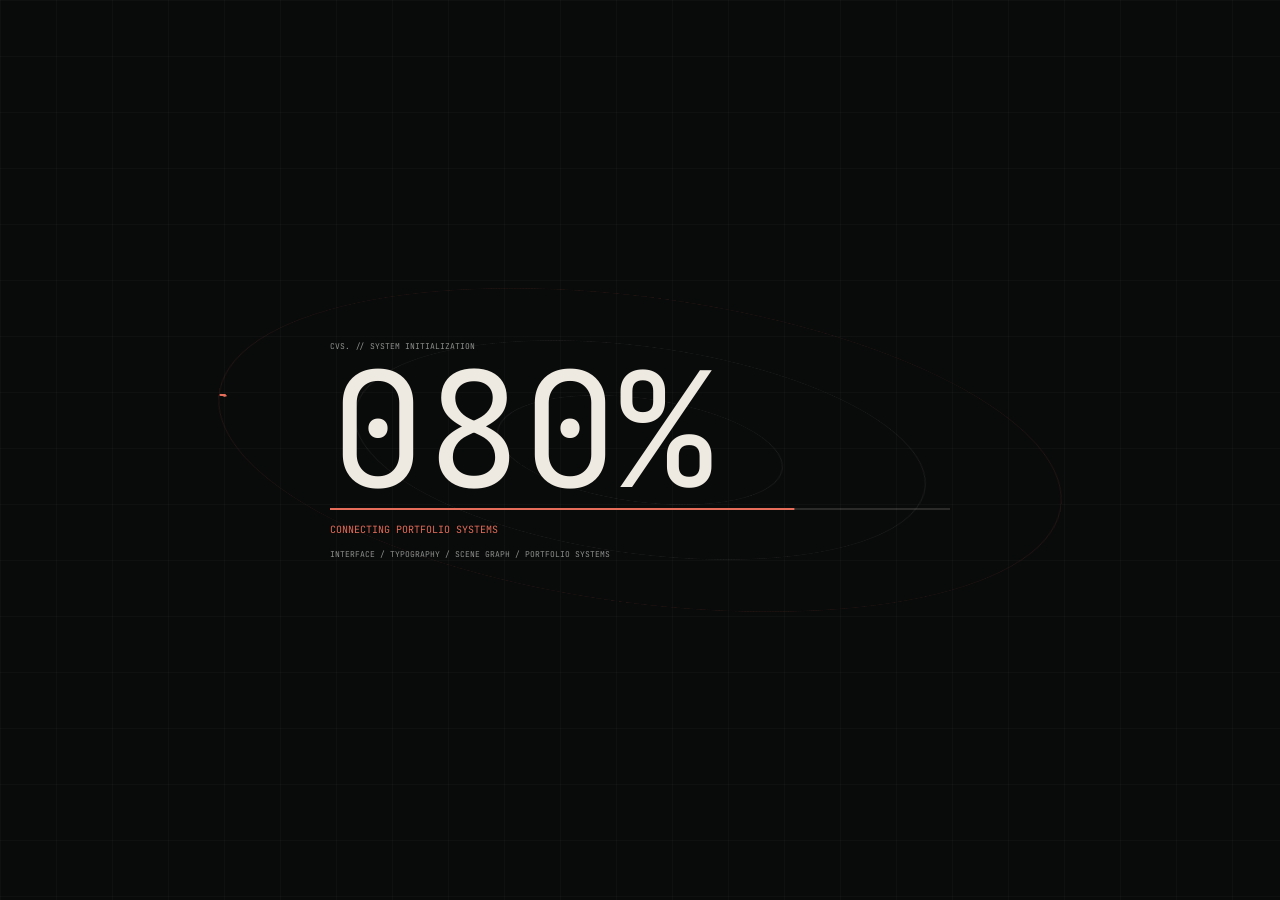
<file: index.html>
<!doctype html>
<html lang="en">
  <head>
    <meta charset="utf-8">
    <meta name="viewport" content="width=device-width, initial-scale=1">
    <meta http-equiv="refresh" content="0; url=/chander-portfolio/">
    <link rel="canonical" href="https://chad416.github.io/chander-portfolio/">
    <title>Chander Vinayak Sharma</title>
  </head>
  <body>
    <p><a href="/chander-portfolio/">Open Chander Vinayak Sharma's portfolio</a></p>
  </body>
</html>
</file>
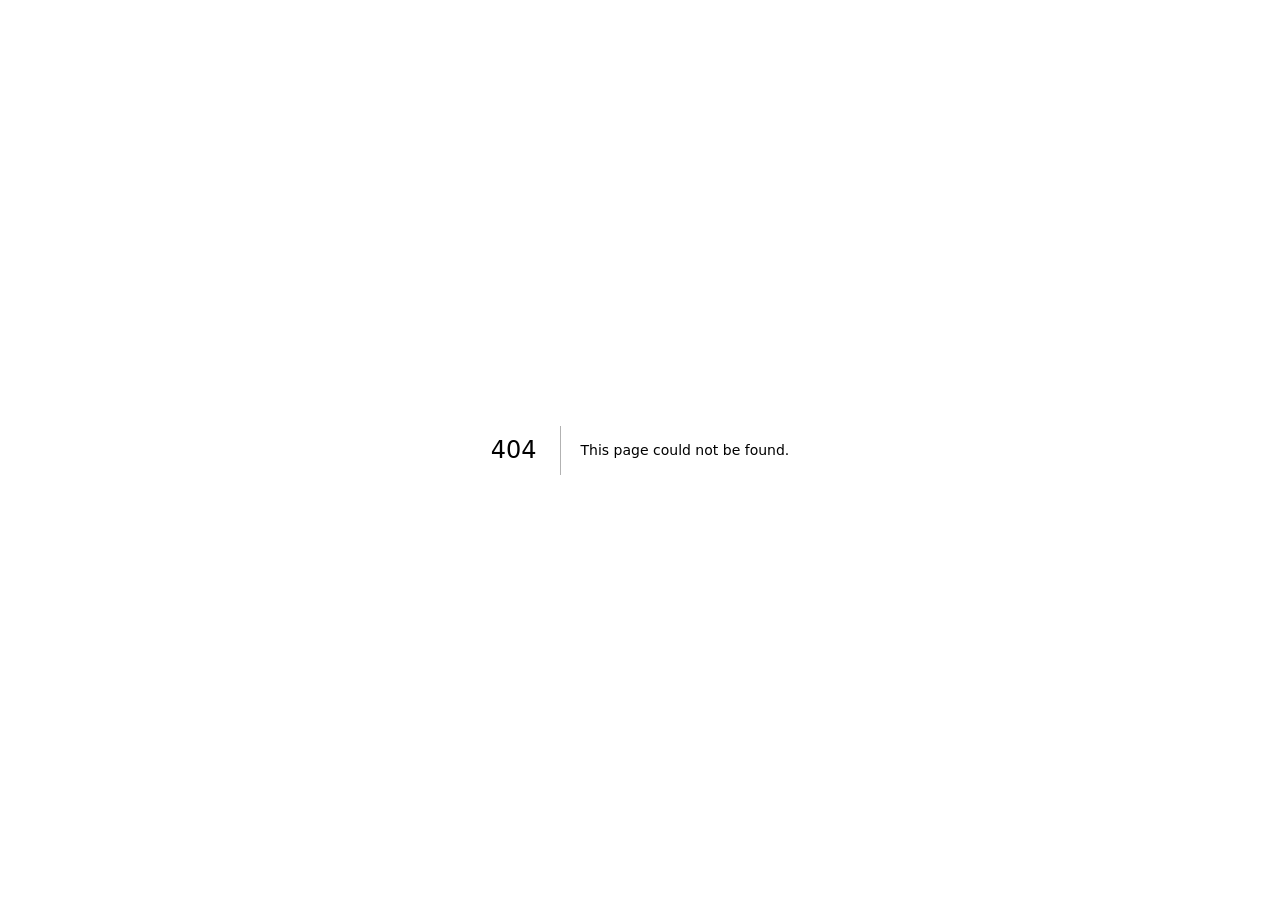
<file: chander-portfolio/404/index.html>
<!DOCTYPE html><html lang="en"><head><meta charSet="utf-8"/><meta name="viewport" content="width=device-width, initial-scale=1"/><link rel="stylesheet" href="/chander-portfolio/_next/static/chunks/0qh0tvttr1dg1.css" data-precedence="next"/><link rel="preload" as="script" fetchPriority="low" href="/chander-portfolio/_next/static/chunks/1u8kf-cumb-f7.js"/><script src="/chander-portfolio/_next/static/chunks/0ro772wcmsc4w.js" async=""></script><script src="/chander-portfolio/_next/static/chunks/09uts2_ifw52c.js" async=""></script><script src="/chander-portfolio/_next/static/chunks/3jh1u-s3k0bkk.js" async=""></script><script src="/chander-portfolio/_next/static/chunks/turbopack-1hiw7lk862gdo.js" async=""></script><script src="/chander-portfolio/_next/static/chunks/158myu8e_yme3.js" async=""></script><meta name="robots" content="noindex"/><title>404: This page could not be found.</title><title>Chander Vinayak Sharma | Automation Systems</title><meta name="description" content="Immersive industrial automation and robotics portfolio covering motion, safety, SCADA, embedded control, reliability, AMRs and event infrastructure."/><link rel="icon" href="/chander-portfolio/icon.svg?icon.0dpcyqkmdi800.svg" sizes="any" type="image/svg+xml"/><script src="/chander-portfolio/_next/static/chunks/0cz1d0mv5g_q7.js" noModule=""></script></head><body><div hidden=""><!--$--><!--/$--></div><script>(()=>{try{const n=performance.getEntriesByType('navigation')[0];const full=n?.type==='reload'||!sessionStorage.getItem('cvs-normal-entry-ready-v1');document.documentElement.dataset.cvsLoader=full?'full':'skip'}catch(e){document.documentElement.dataset.cvsLoader='full'}})();</script><div style="font-family:system-ui,&quot;Segoe UI&quot;,Roboto,Helvetica,Arial,sans-serif,&quot;Apple Color Emoji&quot;,&quot;Segoe UI Emoji&quot;;height:100vh;text-align:center;display:flex;flex-direction:column;align-items:center;justify-content:center"><div><style>body{color:#000;background:#fff;margin:0}.next-error-h1{border-right:1px solid rgba(0,0,0,.3)}@media (prefers-color-scheme:dark){body{color:#fff;background:#000}.next-error-h1{border-right:1px solid rgba(255,255,255,.3)}}</style><h1 class="next-error-h1" style="display:inline-block;margin:0 20px 0 0;padding:0 23px 0 0;font-size:24px;font-weight:500;vertical-align:top;line-height:49px">404</h1><div style="display:inline-block"><h2 style="font-size:14px;font-weight:400;line-height:49px;margin:0">This page could not be found.</h2></div></div></div><!--$--><!--/$--><script src="/chander-portfolio/_next/static/chunks/1u8kf-cumb-f7.js" id="_R_" async=""></script><script>(self.__next_f=self.__next_f||[]).push([0])</script><script>self.__next_f.push([1,"1:\"$Sreact.fragment\"\n2:I[39756,[\"/chander-portfolio/_next/static/chunks/158myu8e_yme3.js\"],\"default\"]\n3:I[37457,[\"/chander-portfolio/_next/static/chunks/158myu8e_yme3.js\"],\"default\"]\n4:I[97367,[\"/chander-portfolio/_next/static/chunks/158myu8e_yme3.js\"],\"OutletBoundary\"]\n5:\"$Sreact.suspense\"\n8:I[97367,[\"/chander-portfolio/_next/static/chunks/158myu8e_yme3.js\"],\"ViewportBoundary\"]\na:I[97367,[\"/chander-portfolio/_next/static/chunks/158myu8e_yme3.js\"],\"MetadataBoundary\"]\nc:I[68027,[\"/chander-portfolio/_next/static/chunks/158myu8e_yme3.js\"],\"default\",1]\n:HL[\"/chander-portfolio/_next/static/chunks/0qh0tvttr1dg1.css\",\"style\"]\n"])</script><script>self.__next_f.push([1,"0:{\"P\":null,\"c\":[\"\",\"_not-found\",\"\"],\"q\":\"\",\"i\":false,\"f\":[[[\"\",{\"children\":[\"/_not-found\",{\"children\":[\"__PAGE__\",{}]}]},\"$undefined\",\"$undefined\",16],[[\"$\",\"$1\",\"c\",{\"children\":[[[\"$\",\"link\",\"0\",{\"rel\":\"stylesheet\",\"href\":\"/chander-portfolio/_next/static/chunks/0qh0tvttr1dg1.css\",\"precedence\":\"next\",\"crossOrigin\":\"$undefined\",\"nonce\":\"$undefined\"}],[\"$\",\"script\",\"script-0\",{\"src\":\"/chander-portfolio/_next/static/chunks/158myu8e_yme3.js\",\"async\":true,\"nonce\":\"$undefined\"}]],[\"$\",\"html\",null,{\"lang\":\"en\",\"children\":[\"$\",\"body\",null,{\"children\":[[\"$\",\"script\",null,{\"dangerouslySetInnerHTML\":{\"__html\":\"(()=\u003e{try{const n=performance.getEntriesByType('navigation')[0];const full=n?.type==='reload'||!sessionStorage.getItem('cvs-normal-entry-ready-v1');document.documentElement.dataset.cvsLoader=full?'full':'skip'}catch(e){document.documentElement.dataset.cvsLoader='full'}})();\"}}],[\"$\",\"$L2\",null,{\"parallelRouterKey\":\"children\",\"error\":\"$undefined\",\"errorStyles\":\"$undefined\",\"errorScripts\":\"$undefined\",\"template\":[\"$\",\"$L3\",null,{}],\"templateStyles\":\"$undefined\",\"templateScripts\":\"$undefined\",\"notFound\":[[[\"$\",\"title\",null,{\"children\":\"404: This page could not be found.\"}],[\"$\",\"div\",null,{\"style\":{\"fontFamily\":\"system-ui,\\\"Segoe UI\\\",Roboto,Helvetica,Arial,sans-serif,\\\"Apple Color Emoji\\\",\\\"Segoe UI Emoji\\\"\",\"height\":\"100vh\",\"textAlign\":\"center\",\"display\":\"flex\",\"flexDirection\":\"column\",\"alignItems\":\"center\",\"justifyContent\":\"center\"},\"children\":[\"$\",\"div\",null,{\"children\":[[\"$\",\"style\",null,{\"dangerouslySetInnerHTML\":{\"__html\":\"body{color:#000;background:#fff;margin:0}.next-error-h1{border-right:1px solid rgba(0,0,0,.3)}@media (prefers-color-scheme:dark){body{color:#fff;background:#000}.next-error-h1{border-right:1px solid rgba(255,255,255,.3)}}\"}}],[\"$\",\"h1\",null,{\"className\":\"next-error-h1\",\"style\":{\"display\":\"inline-block\",\"margin\":\"0 20px 0 0\",\"padding\":\"0 23px 0 0\",\"fontSize\":24,\"fontWeight\":500,\"verticalAlign\":\"top\",\"lineHeight\":\"49px\"},\"children\":404}],[\"$\",\"div\",null,{\"style\":{\"display\":\"inline-block\"},\"children\":[\"$\",\"h2\",null,{\"style\":{\"fontSize\":14,\"fontWeight\":400,\"lineHeight\":\"49px\",\"margin\":0},\"children\":\"This page could not be found.\"}]}]]}]}]],[]],\"forbidden\":\"$undefined\",\"unauthorized\":\"$undefined\"}]]}]}]]}],{\"children\":[[\"$\",\"$1\",\"c\",{\"children\":[null,[\"$\",\"$L2\",null,{\"parallelRouterKey\":\"children\",\"error\":\"$undefined\",\"errorStyles\":\"$undefined\",\"errorScripts\":\"$undefined\",\"template\":[\"$\",\"$L3\",null,{}],\"templateStyles\":\"$undefined\",\"templateScripts\":\"$undefined\",\"notFound\":\"$undefined\",\"forbidden\":\"$undefined\",\"unauthorized\":\"$undefined\"}]]}],{\"children\":[[\"$\",\"$1\",\"c\",{\"children\":[[[\"$\",\"title\",null,{\"children\":\"404: This page could not be found.\"}],[\"$\",\"div\",null,{\"style\":\"$0:f:0:1:0:props:children:1:props:children:props:children:1:props:notFound:0:1:props:style\",\"children\":[\"$\",\"div\",null,{\"children\":[[\"$\",\"style\",null,{\"dangerouslySetInnerHTML\":{\"__html\":\"body{color:#000;background:#fff;margin:0}.next-error-h1{border-right:1px solid rgba(0,0,0,.3)}@media (prefers-color-scheme:dark){body{color:#fff;background:#000}.next-error-h1{border-right:1px solid rgba(255,255,255,.3)}}\"}}],[\"$\",\"h1\",null,{\"className\":\"next-error-h1\",\"style\":\"$0:f:0:1:0:props:children:1:props:children:props:children:1:props:notFound:0:1:props:children:props:children:1:props:style\",\"children\":404}],[\"$\",\"div\",null,{\"style\":\"$0:f:0:1:0:props:children:1:props:children:props:children:1:props:notFound:0:1:props:children:props:children:2:props:style\",\"children\":[\"$\",\"h2\",null,{\"style\":\"$0:f:0:1:0:props:children:1:props:children:props:children:1:props:notFound:0:1:props:children:props:children:2:props:children:props:style\",\"children\":\"This page could not be found.\"}]}]]}]}]],null,[\"$\",\"$L4\",null,{\"children\":[\"$\",\"$5\",null,{\"name\":\"Next.MetadataOutlet\",\"children\":\"$@6\"}]}]]}],{},null,false,null]},null,false,\"$@7\"]},null,false,null],[\"$\",\"$1\",\"h\",{\"children\":[[\"$\",\"meta\",null,{\"name\":\"robots\",\"content\":\"noindex\"}],[\"$\",\"$L8\",null,{\"children\":\"$L9\"}],[\"$\",\"div\",null,{\"hidden\":true,\"children\":[\"$\",\"$La\",null,{\"children\":[\"$\",\"$5\",null,{\"name\":\"Next.Metadata\",\"children\":\"$Lb\"}]}]}],null]}],false]],\"m\":\"$undefined\",\"G\":[\"$c\",[[\"$\",\"link\",\"0\",{\"rel\":\"stylesheet\",\"href\":\"/chander-portfolio/_next/static/chunks/0qh0tvttr1dg1.css\",\"precedence\":\"next\",\"crossOrigin\":\"$undefined\",\"nonce\":\"$undefined\"}]]],\"S\":true,\"h\":null,\"s\":\"$undefined\",\"l\":\"$undefined\",\"p\":\"$undefined\",\"d\":\"$undefined\",\"b\":\"uqc1agG-y_qn7TVQgQm7L\"}\n"])</script><script>self.__next_f.push([1,"d:[]\n7:\"$Wd\"\n"])</script><script>self.__next_f.push([1,"9:[[\"$\",\"meta\",\"0\",{\"charSet\":\"utf-8\"}],[\"$\",\"meta\",\"1\",{\"name\":\"viewport\",\"content\":\"width=device-width, initial-scale=1\"}]]\n"])</script><script>self.__next_f.push([1,"e:I[27201,[\"/chander-portfolio/_next/static/chunks/158myu8e_yme3.js\"],\"IconMark\"]\n6:null\nb:[[\"$\",\"title\",\"0\",{\"children\":\"Chander Vinayak Sharma | Automation Systems\"}],[\"$\",\"meta\",\"1\",{\"name\":\"description\",\"content\":\"Immersive industrial automation and robotics portfolio covering motion, safety, SCADA, embedded control, reliability, AMRs and event infrastructure.\"}],[\"$\",\"link\",\"2\",{\"rel\":\"icon\",\"href\":\"/chander-portfolio/icon.svg?icon.0dpcyqkmdi800.svg\",\"sizes\":\"any\",\"type\":\"image/svg+xml\"}],[\"$\",\"$Le\",\"3\",{}]]\n"])</script></body></html>
</file>
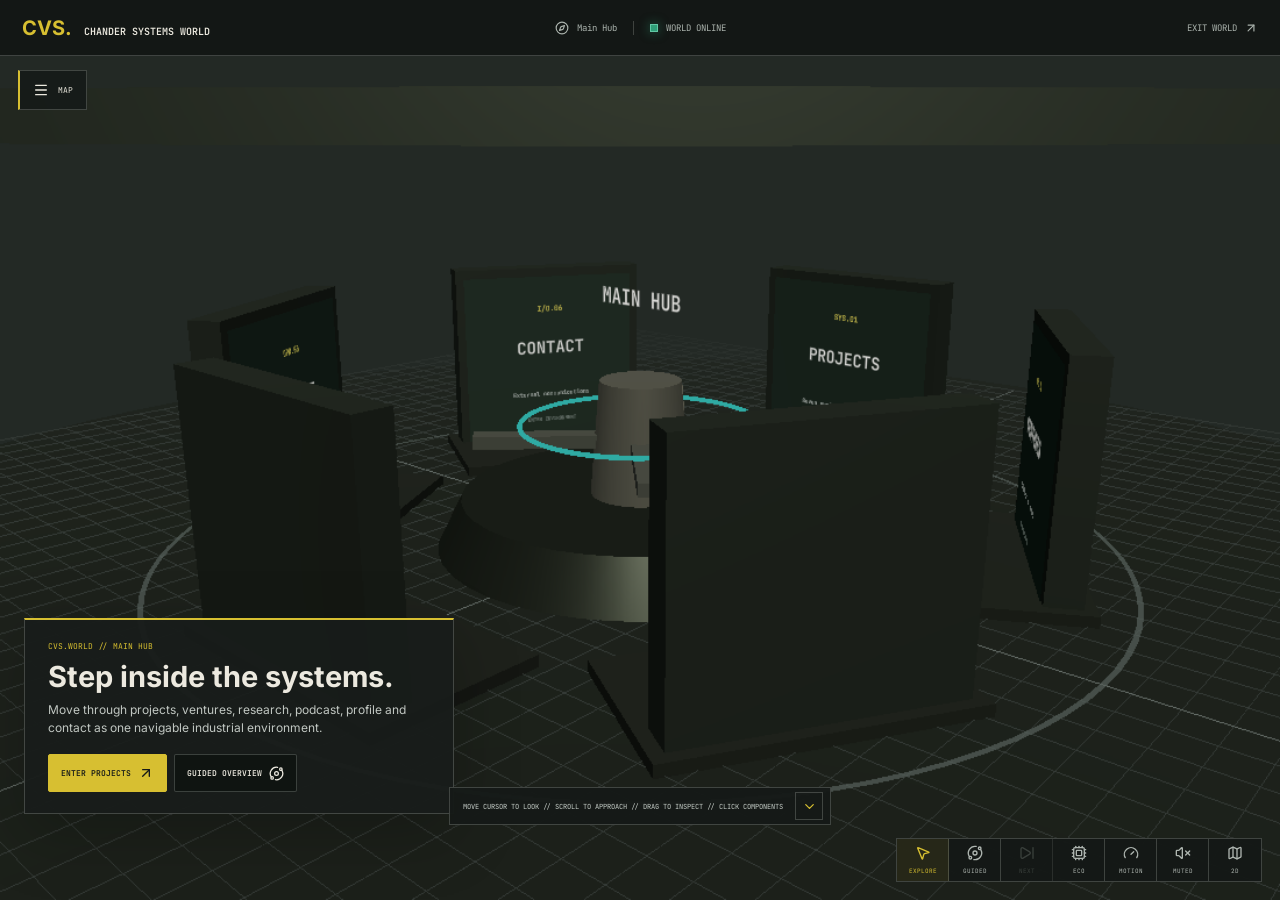
<file: chander-portfolio/world/index.html>
<!DOCTYPE html><html lang="en"><head><meta charSet="utf-8"/><link rel="preconnect" href="/" crossorigin=""/><meta name="viewport" content="width=device-width, initial-scale=1"/><link rel="stylesheet" href="/chander-portfolio/_next/static/chunks/0qh0tvttr1dg1.css" data-precedence="next"/><link rel="stylesheet" href="/chander-portfolio/_next/static/chunks/2qxoc62-tq6jc.css" data-precedence="next"/><link rel="preload" as="script" fetchPriority="low" href="/chander-portfolio/_next/static/chunks/1u8kf-cumb-f7.js"/><script src="/chander-portfolio/_next/static/chunks/0ro772wcmsc4w.js" async=""></script><script src="/chander-portfolio/_next/static/chunks/09uts2_ifw52c.js" async=""></script><script src="/chander-portfolio/_next/static/chunks/3jh1u-s3k0bkk.js" async=""></script><script src="/chander-portfolio/_next/static/chunks/turbopack-1hiw7lk862gdo.js" async=""></script><script src="/chander-portfolio/_next/static/chunks/158myu8e_yme3.js" async=""></script><script src="/chander-portfolio/_next/static/chunks/34meua1u4_o3v.js" async=""></script><script src="/chander-portfolio/_next/static/chunks/1dm-gxuashfbr.js" async=""></script><script src="/chander-portfolio/_next/static/chunks/1o21piexdsjw_.js" async=""></script><script src="/chander-portfolio/_next/static/chunks/3t_c0poyshn_c.js" async=""></script><script src="/chander-portfolio/_next/static/chunks/0rt7elh2aigcx.js" async=""></script><title>Chander Systems World | Interactive Automation Portfolio</title><meta name="description" content="Explore Chander Vinayak Sharma&#x27;s industrial automation portfolio as an interactive 3D engineering world with a simulated Motion and Safety laboratory."/><link rel="icon" href="/chander-portfolio/icon.svg?icon.0dpcyqkmdi800.svg" sizes="any" type="image/svg+xml"/><script src="/chander-portfolio/_next/static/chunks/0cz1d0mv5g_q7.js" noModule=""></script></head><body><div hidden=""><!--$--><!--/$--></div><script>(()=>{try{const n=performance.getEntriesByType('navigation')[0];const full=n?.type==='reload'||!sessionStorage.getItem('cvs-normal-entry-ready-v1');document.documentElement.dataset.cvsLoader=full?'full':'skip'}catch(e){document.documentElement.dataset.cvsLoader='full'}})();</script><main class="world-module__HOetxW__worldShell " data-world-mode="hub" data-interaction-mode="EXPLORE" data-world-initialized="false" data-render-quality="balanced" data-reduced-motion="false" data-camera-transitioning="false" data-safety-cable-connected="false" data-last-machine-event="SYSTEM OFF // CONNECT SAFETY LOOP" data-material-state="OFF" data-material-last-event="CELL OFF // POWER ON TO INITIALIZE" data-material-running="false" data-material-alarm="" data-material-throughput="0" data-material-rejects="0" data-material-box-progress="0" data-systems-room="amr-fleet" data-systems-status="READY" data-systems-alarm="" data-systems-last-event="000 // ROOM INITIALIZED" data-systems-elapsed="0.00" data-systems-position="0.0000" data-reliability-rms="0.0000" data-reliability-baseline-progress="0.0000" data-kairolog-records="" data-kairolog-lag="" data-latrack-workflow="" data-selected-component="" data-inspection-layer="" data-hovered-component="" data-cable-dragging="false" data-active-movable-object-count="1"></main><!--$--><!--/$--><script src="/chander-portfolio/_next/static/chunks/1u8kf-cumb-f7.js" id="_R_" async=""></script><script>(self.__next_f=self.__next_f||[]).push([0])</script><script>self.__next_f.push([1,"1:\"$Sreact.fragment\"\n2:I[39756,[\"/chander-portfolio/_next/static/chunks/158myu8e_yme3.js\"],\"default\"]\n3:I[37457,[\"/chander-portfolio/_next/static/chunks/158myu8e_yme3.js\"],\"default\"]\n4:I[34202,[\"/chander-portfolio/_next/static/chunks/158myu8e_yme3.js\",\"/chander-portfolio/_next/static/chunks/34meua1u4_o3v.js\",\"/chander-portfolio/_next/static/chunks/1dm-gxuashfbr.js\",\"/chander-portfolio/_next/static/chunks/1o21piexdsjw_.js\",\"/chander-portfolio/_next/static/chunks/3t_c0poyshn_c.js\",\"/chander-portfolio/_next/static/chunks/0rt7elh2aigcx.js\"],\"default\"]\n5:I[97367,[\"/chander-portfolio/_next/static/chunks/158myu8e_yme3.js\"],\"OutletBoundary\"]\n6:\"$Sreact.suspense\"\n9:I[97367,[\"/chander-portfolio/_next/static/chunks/158myu8e_yme3.js\"],\"ViewportBoundary\"]\nb:I[97367,[\"/chander-portfolio/_next/static/chunks/158myu8e_yme3.js\"],\"MetadataBoundary\"]\nd:I[68027,[\"/chander-portfolio/_next/static/chunks/158myu8e_yme3.js\"],\"default\",1]\n:HL[\"/chander-portfolio/_next/static/chunks/0qh0tvttr1dg1.css\",\"style\"]\n:HC[\"/\",\"\"]\n:HL[\"/chander-portfolio/_next/static/chunks/2qxoc62-tq6jc.css\",\"style\"]\n"])</script><script>self.__next_f.push([1,"0:{\"P\":null,\"c\":[\"\",\"world\",\"\"],\"q\":\"\",\"i\":false,\"f\":[[[\"\",{\"children\":[\"world\",{\"children\":[\"__PAGE__\",{}]}]},\"$undefined\",\"$undefined\",16],[[\"$\",\"$1\",\"c\",{\"children\":[[[\"$\",\"link\",\"0\",{\"rel\":\"stylesheet\",\"href\":\"/chander-portfolio/_next/static/chunks/0qh0tvttr1dg1.css\",\"precedence\":\"next\",\"crossOrigin\":\"$undefined\",\"nonce\":\"$undefined\"}],[\"$\",\"script\",\"script-0\",{\"src\":\"/chander-portfolio/_next/static/chunks/158myu8e_yme3.js\",\"async\":true,\"nonce\":\"$undefined\"}]],[\"$\",\"html\",null,{\"lang\":\"en\",\"children\":[\"$\",\"body\",null,{\"children\":[[\"$\",\"script\",null,{\"dangerouslySetInnerHTML\":{\"__html\":\"(()=\u003e{try{const n=performance.getEntriesByType('navigation')[0];const full=n?.type==='reload'||!sessionStorage.getItem('cvs-normal-entry-ready-v1');document.documentElement.dataset.cvsLoader=full?'full':'skip'}catch(e){document.documentElement.dataset.cvsLoader='full'}})();\"}}],[\"$\",\"$L2\",null,{\"parallelRouterKey\":\"children\",\"error\":\"$undefined\",\"errorStyles\":\"$undefined\",\"errorScripts\":\"$undefined\",\"template\":[\"$\",\"$L3\",null,{}],\"templateStyles\":\"$undefined\",\"templateScripts\":\"$undefined\",\"notFound\":[[[\"$\",\"title\",null,{\"children\":\"404: This page could not be found.\"}],[\"$\",\"div\",null,{\"style\":{\"fontFamily\":\"system-ui,\\\"Segoe UI\\\",Roboto,Helvetica,Arial,sans-serif,\\\"Apple Color Emoji\\\",\\\"Segoe UI Emoji\\\"\",\"height\":\"100vh\",\"textAlign\":\"center\",\"display\":\"flex\",\"flexDirection\":\"column\",\"alignItems\":\"center\",\"justifyContent\":\"center\"},\"children\":[\"$\",\"div\",null,{\"children\":[[\"$\",\"style\",null,{\"dangerouslySetInnerHTML\":{\"__html\":\"body{color:#000;background:#fff;margin:0}.next-error-h1{border-right:1px solid rgba(0,0,0,.3)}@media (prefers-color-scheme:dark){body{color:#fff;background:#000}.next-error-h1{border-right:1px solid rgba(255,255,255,.3)}}\"}}],[\"$\",\"h1\",null,{\"className\":\"next-error-h1\",\"style\":{\"display\":\"inline-block\",\"margin\":\"0 20px 0 0\",\"padding\":\"0 23px 0 0\",\"fontSize\":24,\"fontWeight\":500,\"verticalAlign\":\"top\",\"lineHeight\":\"49px\"},\"children\":404}],[\"$\",\"div\",null,{\"style\":{\"display\":\"inline-block\"},\"children\":[\"$\",\"h2\",null,{\"style\":{\"fontSize\":14,\"fontWeight\":400,\"lineHeight\":\"49px\",\"margin\":0},\"children\":\"This page could not be found.\"}]}]]}]}]],[]],\"forbidden\":\"$undefined\",\"unauthorized\":\"$undefined\"}]]}]}]]}],{\"children\":[[\"$\",\"$1\",\"c\",{\"children\":[null,[\"$\",\"$L2\",null,{\"parallelRouterKey\":\"children\",\"error\":\"$undefined\",\"errorStyles\":\"$undefined\",\"errorScripts\":\"$undefined\",\"template\":[\"$\",\"$L3\",null,{}],\"templateStyles\":\"$undefined\",\"templateScripts\":\"$undefined\",\"notFound\":\"$undefined\",\"forbidden\":\"$undefined\",\"unauthorized\":\"$undefined\"}]]}],{\"children\":[[\"$\",\"$1\",\"c\",{\"children\":[[\"$\",\"$L4\",null,{}],[[\"$\",\"link\",\"0\",{\"rel\":\"stylesheet\",\"href\":\"/chander-portfolio/_next/static/chunks/2qxoc62-tq6jc.css\",\"precedence\":\"next\",\"crossOrigin\":\"$undefined\",\"nonce\":\"$undefined\"}],[\"$\",\"script\",\"script-0\",{\"src\":\"/chander-portfolio/_next/static/chunks/34meua1u4_o3v.js\",\"async\":true,\"nonce\":\"$undefined\"}],[\"$\",\"script\",\"script-1\",{\"src\":\"/chander-portfolio/_next/static/chunks/1dm-gxuashfbr.js\",\"async\":true,\"nonce\":\"$undefined\"}],[\"$\",\"script\",\"script-2\",{\"src\":\"/chander-portfolio/_next/static/chunks/1o21piexdsjw_.js\",\"async\":true,\"nonce\":\"$undefined\"}],[\"$\",\"script\",\"script-3\",{\"src\":\"/chander-portfolio/_next/static/chunks/3t_c0poyshn_c.js\",\"async\":true,\"nonce\":\"$undefined\"}],[\"$\",\"script\",\"script-4\",{\"src\":\"/chander-portfolio/_next/static/chunks/0rt7elh2aigcx.js\",\"async\":true,\"nonce\":\"$undefined\"}]],[\"$\",\"$L5\",null,{\"children\":[\"$\",\"$6\",null,{\"name\":\"Next.MetadataOutlet\",\"children\":\"$@7\"}]}]]}],{},null,false,null]},null,false,\"$@8\"]},null,false,null],[\"$\",\"$1\",\"h\",{\"children\":[null,[\"$\",\"$L9\",null,{\"children\":\"$La\"}],[\"$\",\"div\",null,{\"hidden\":true,\"children\":[\"$\",\"$Lb\",null,{\"children\":[\"$\",\"$6\",null,{\"name\":\"Next.Metadata\",\"children\":\"$Lc\"}]}]}],null]}],false]],\"m\":\"$undefined\",\"G\":[\"$d\",[[\"$\",\"link\",\"0\",{\"rel\":\"stylesheet\",\"href\":\"/chander-portfolio/_next/static/chunks/0qh0tvttr1dg1.css\",\"precedence\":\"next\",\"crossOrigin\":\"$undefined\",\"nonce\":\"$undefined\"}]]],\"S\":true,\"h\":null,\"s\":\"$undefined\",\"l\":\"$undefined\",\"p\":\"$undefined\",\"d\":\"$undefined\",\"b\":\"uqc1agG-y_qn7TVQgQm7L\"}\n"])</script><script>self.__next_f.push([1,"e:[]\n8:\"$We\"\n"])</script><script>self.__next_f.push([1,"a:[[\"$\",\"meta\",\"0\",{\"charSet\":\"utf-8\"}],[\"$\",\"meta\",\"1\",{\"name\":\"viewport\",\"content\":\"width=device-width, initial-scale=1\"}]]\n"])</script><script>self.__next_f.push([1,"f:I[27201,[\"/chander-portfolio/_next/static/chunks/158myu8e_yme3.js\"],\"IconMark\"]\n7:null\nc:[[\"$\",\"title\",\"0\",{\"children\":\"Chander Systems World | Interactive Automation Portfolio\"}],[\"$\",\"meta\",\"1\",{\"name\":\"description\",\"content\":\"Explore Chander Vinayak Sharma's industrial automation portfolio as an interactive 3D engineering world with a simulated Motion and Safety laboratory.\"}],[\"$\",\"link\",\"2\",{\"rel\":\"icon\",\"href\":\"/chander-portfolio/icon.svg?icon.0dpcyqkmdi800.svg\",\"sizes\":\"any\",\"type\":\"image/svg+xml\"}],[\"$\",\"$Lf\",\"3\",{}]]\n"])</script></body></html>
</file>
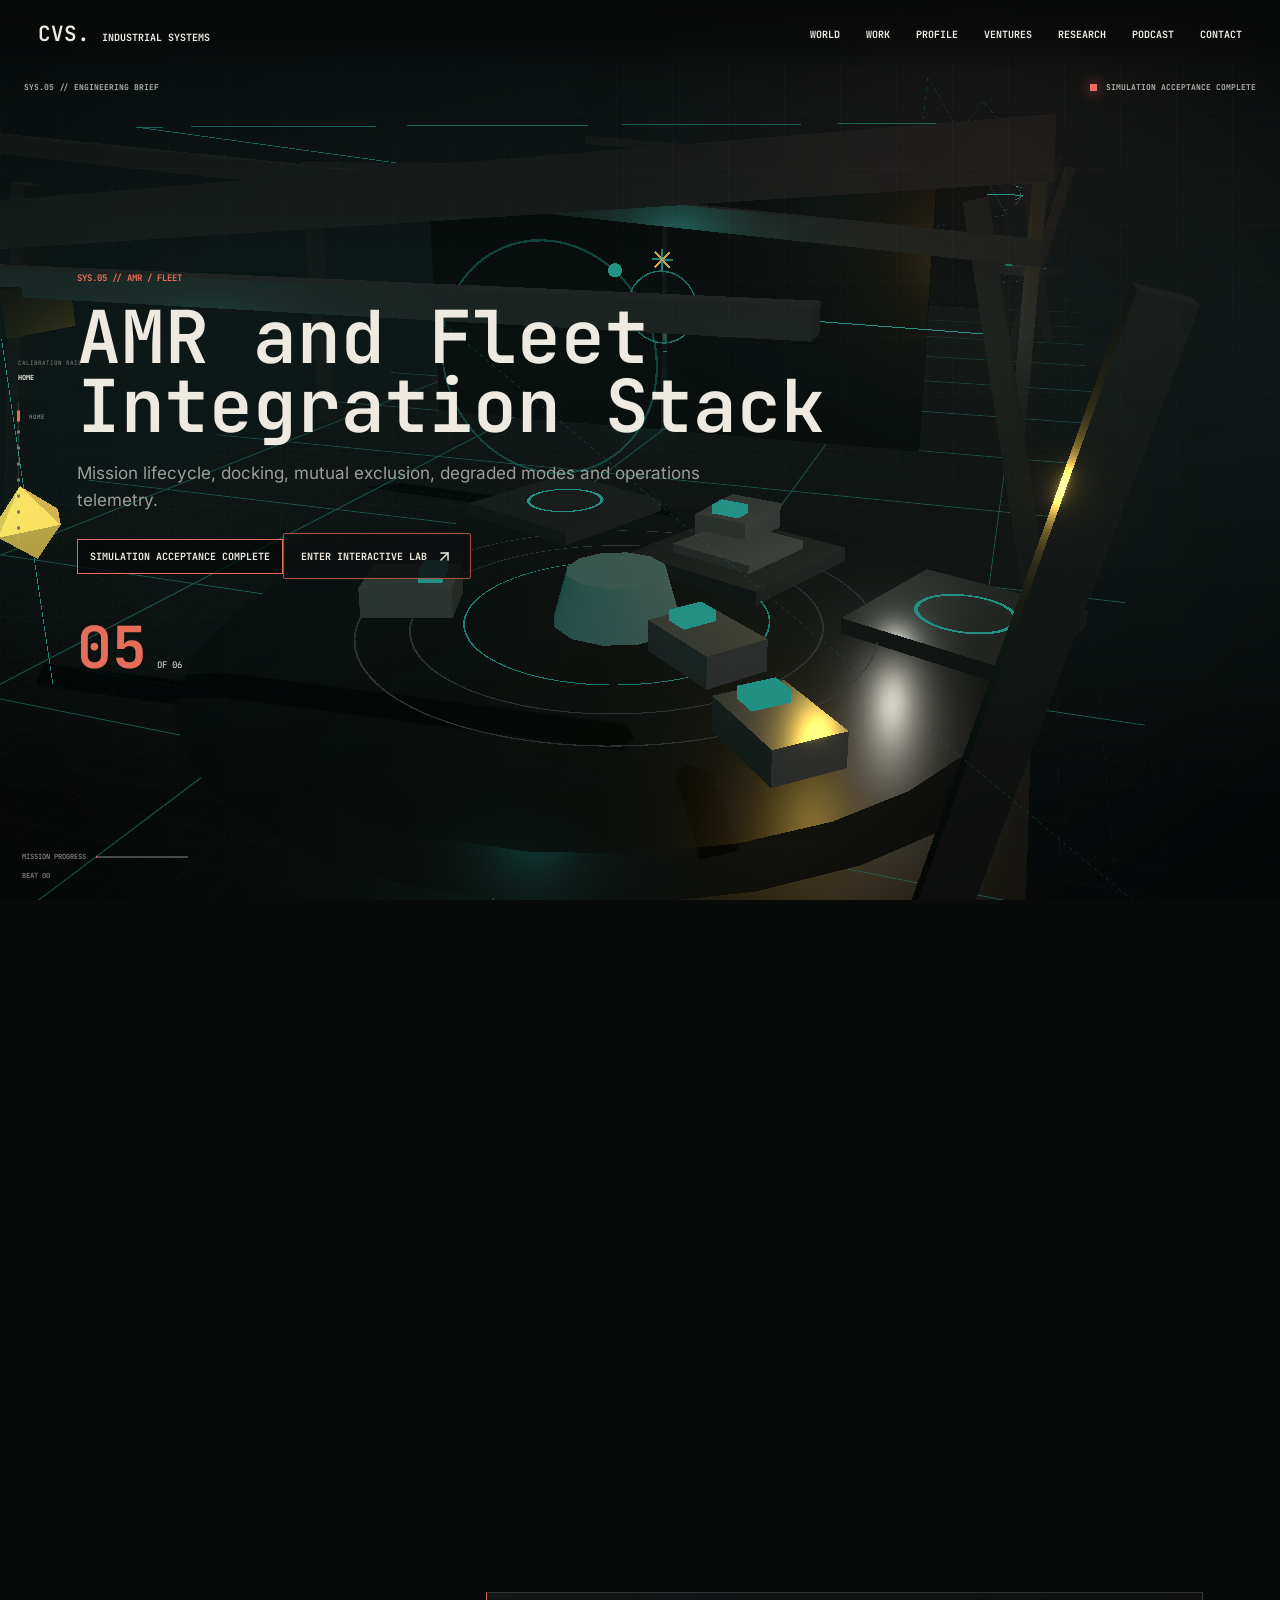
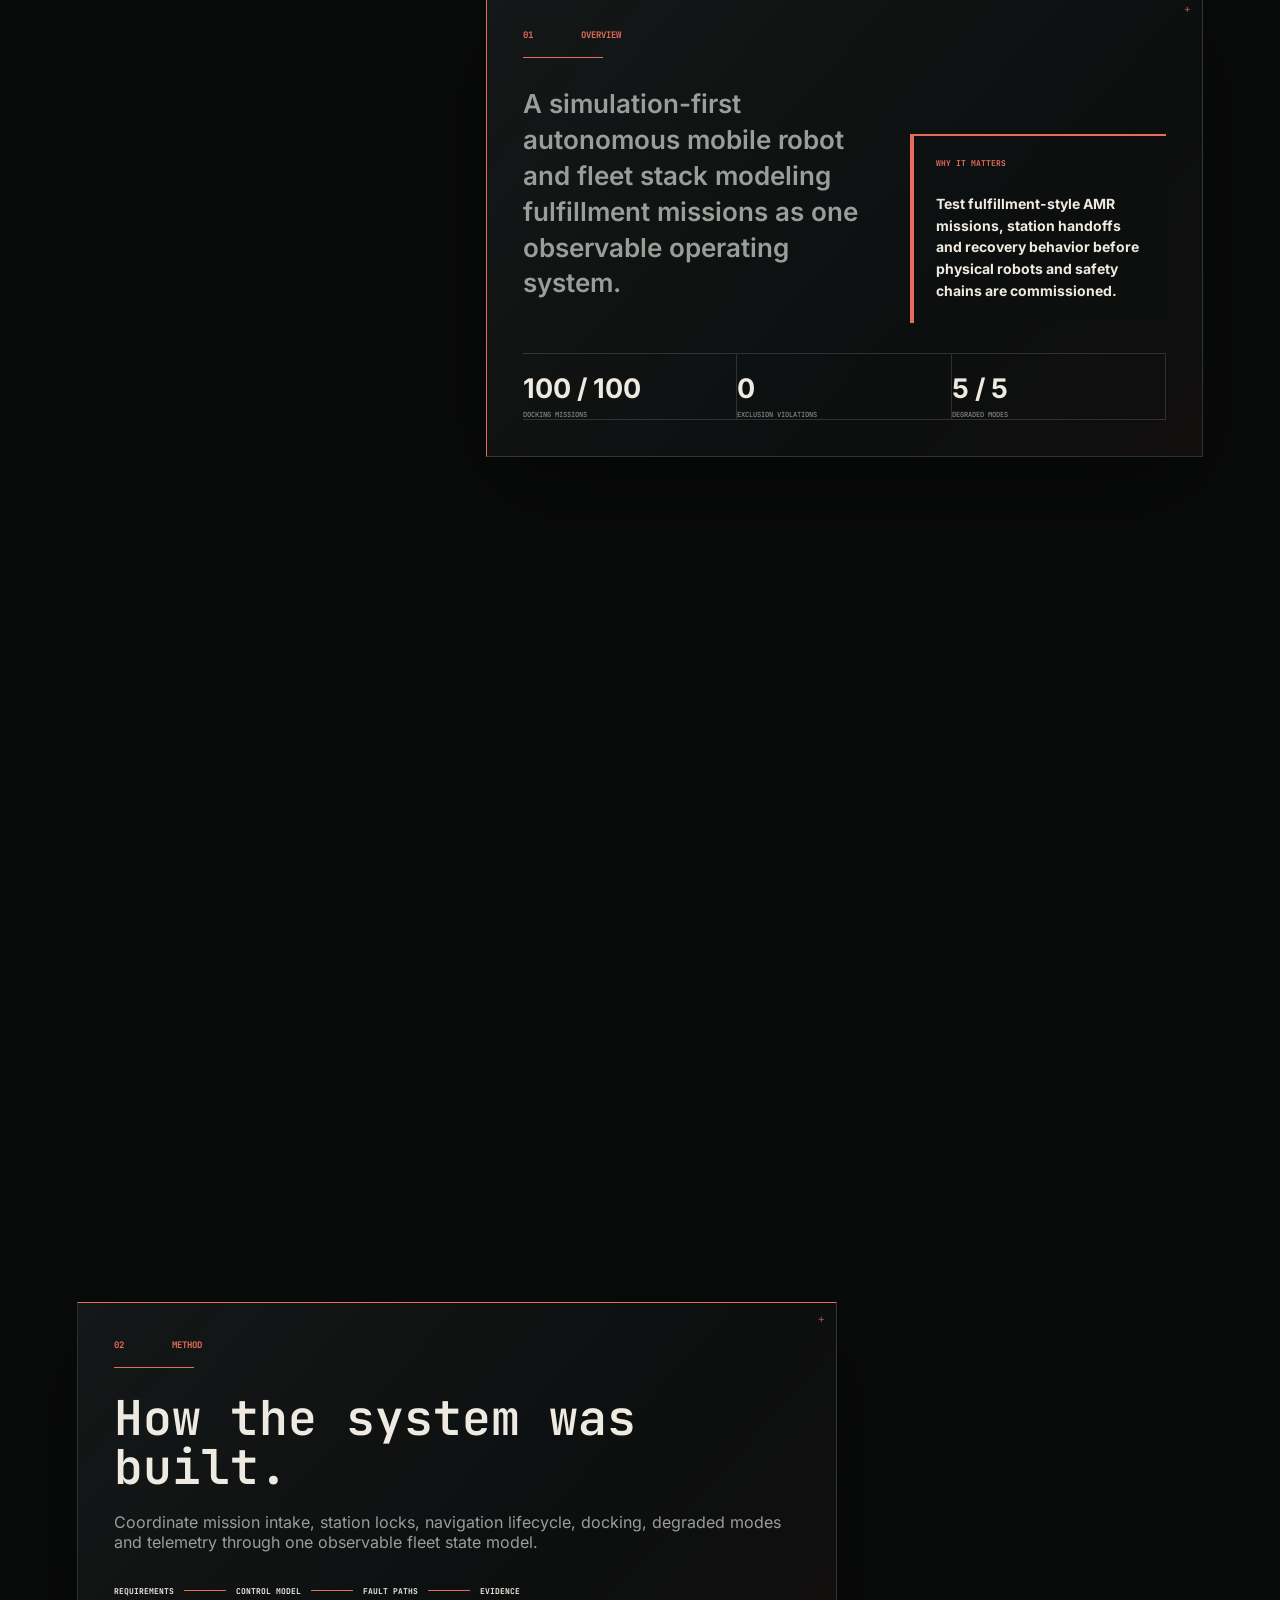
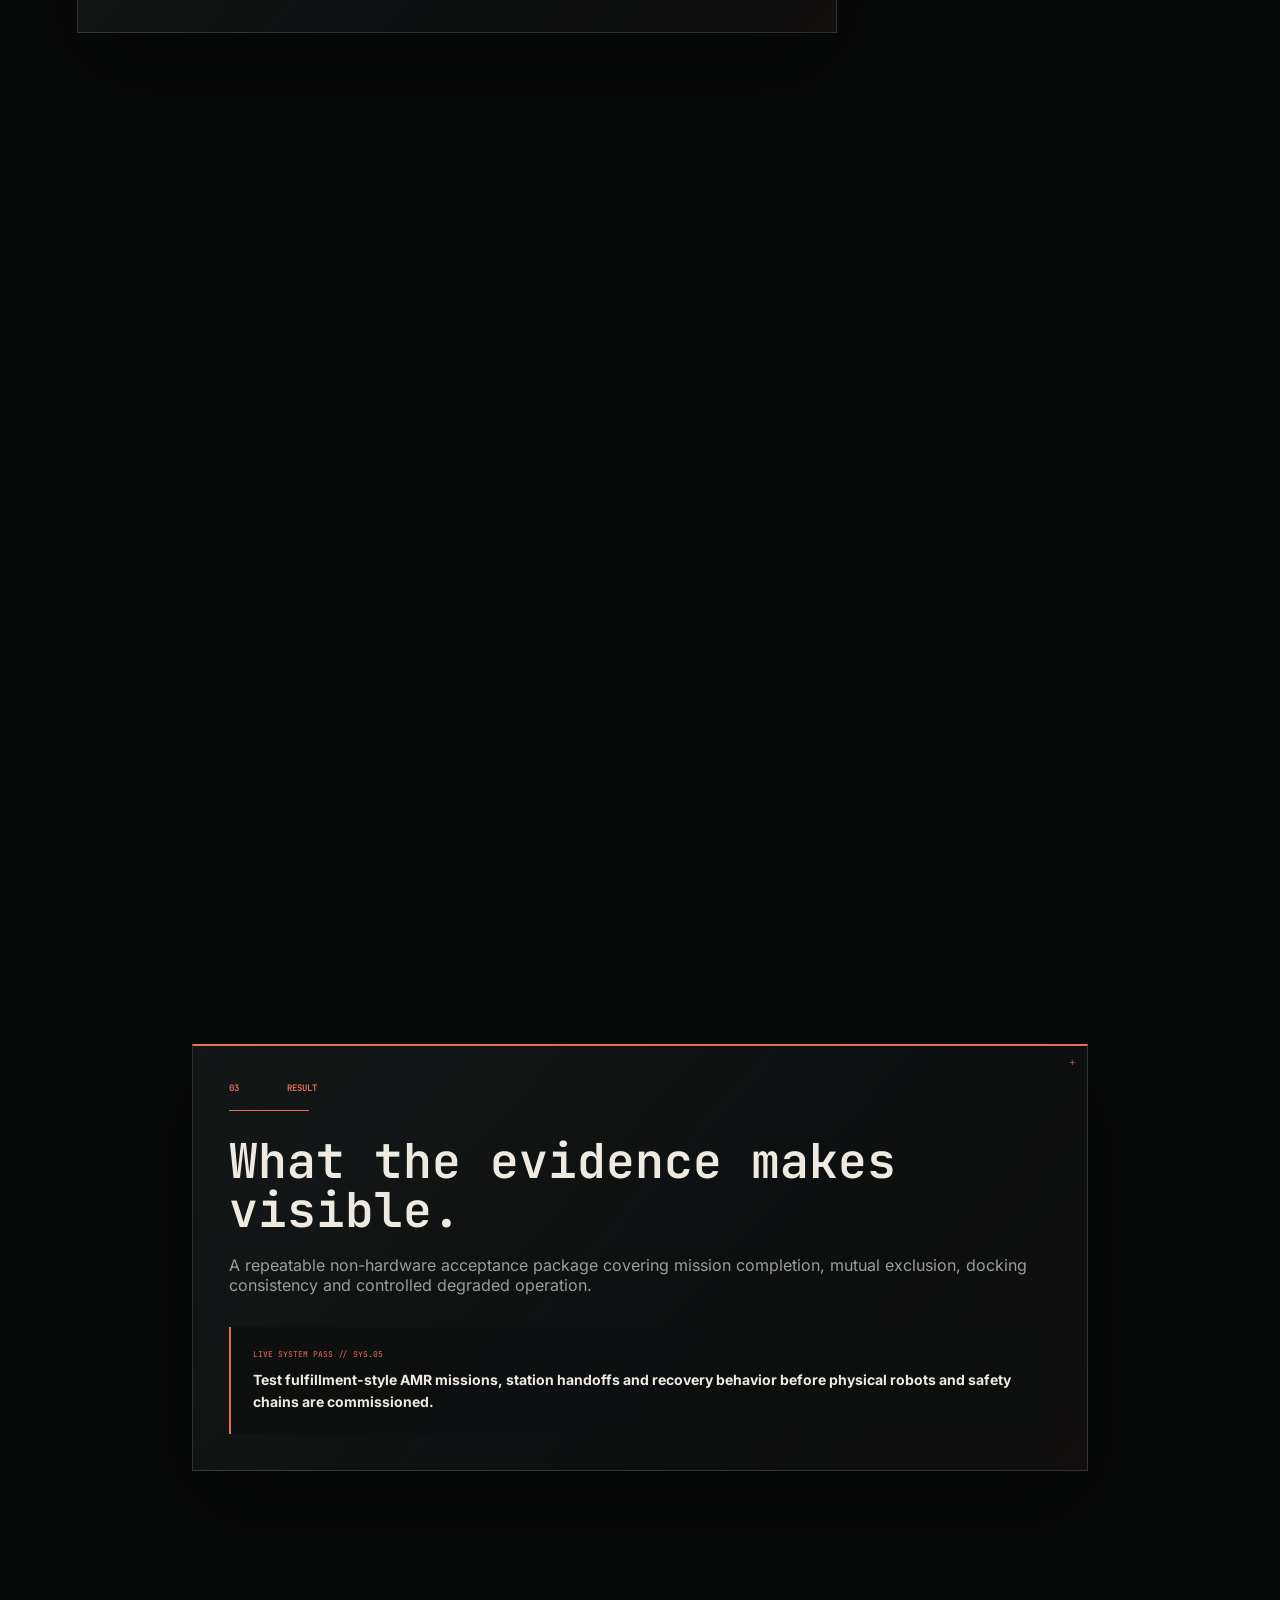
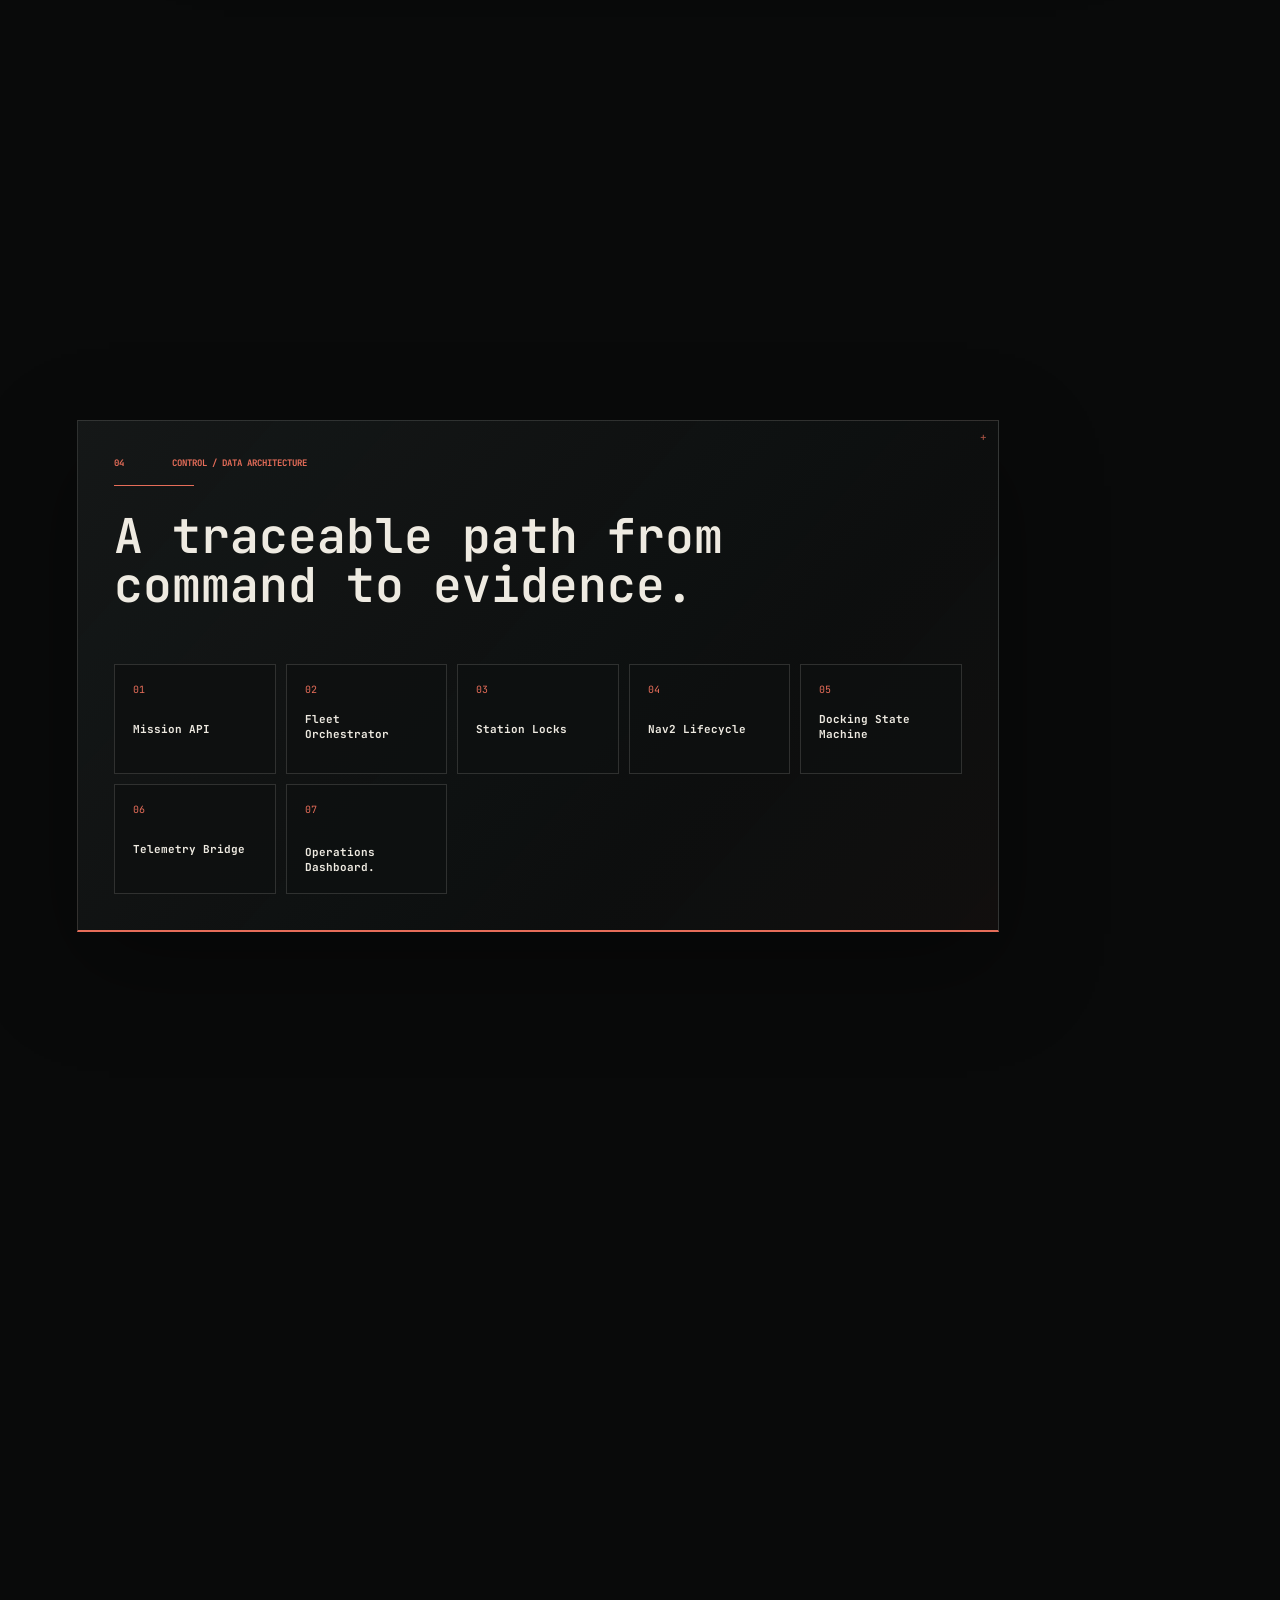
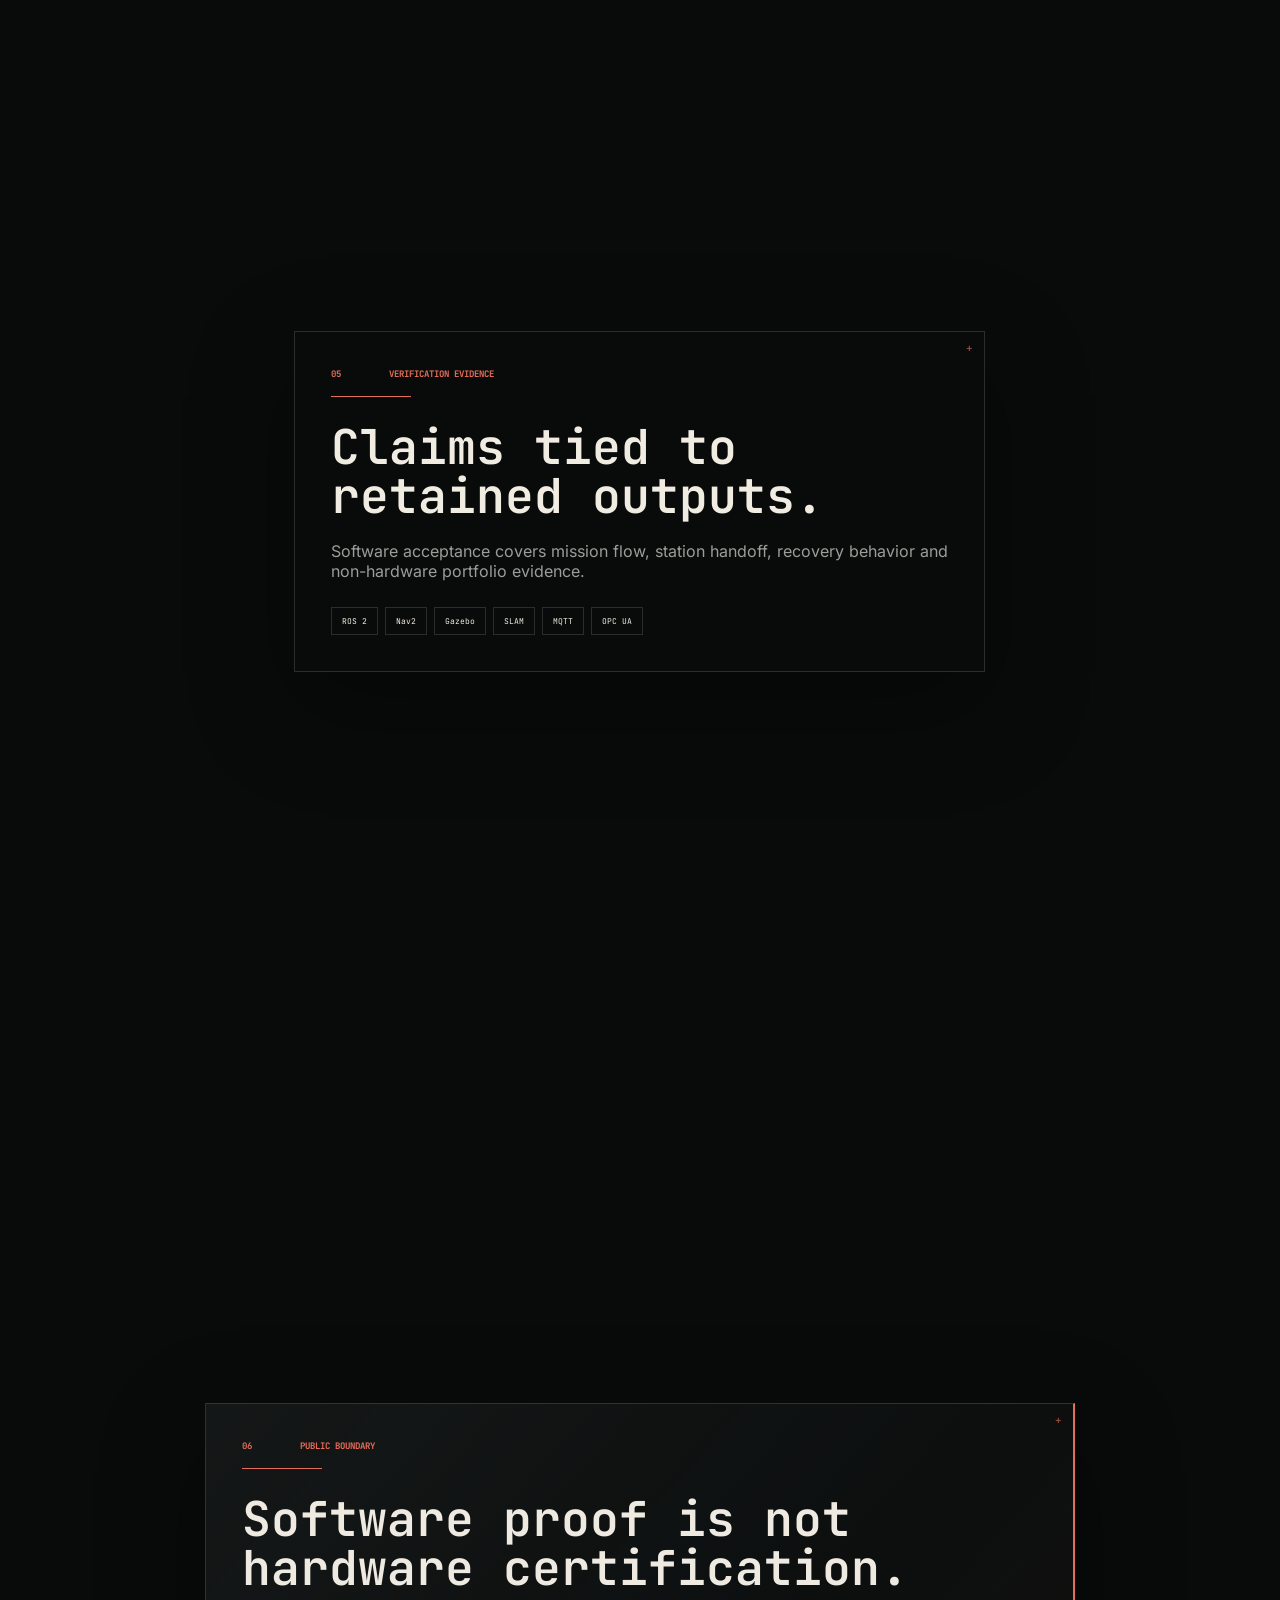
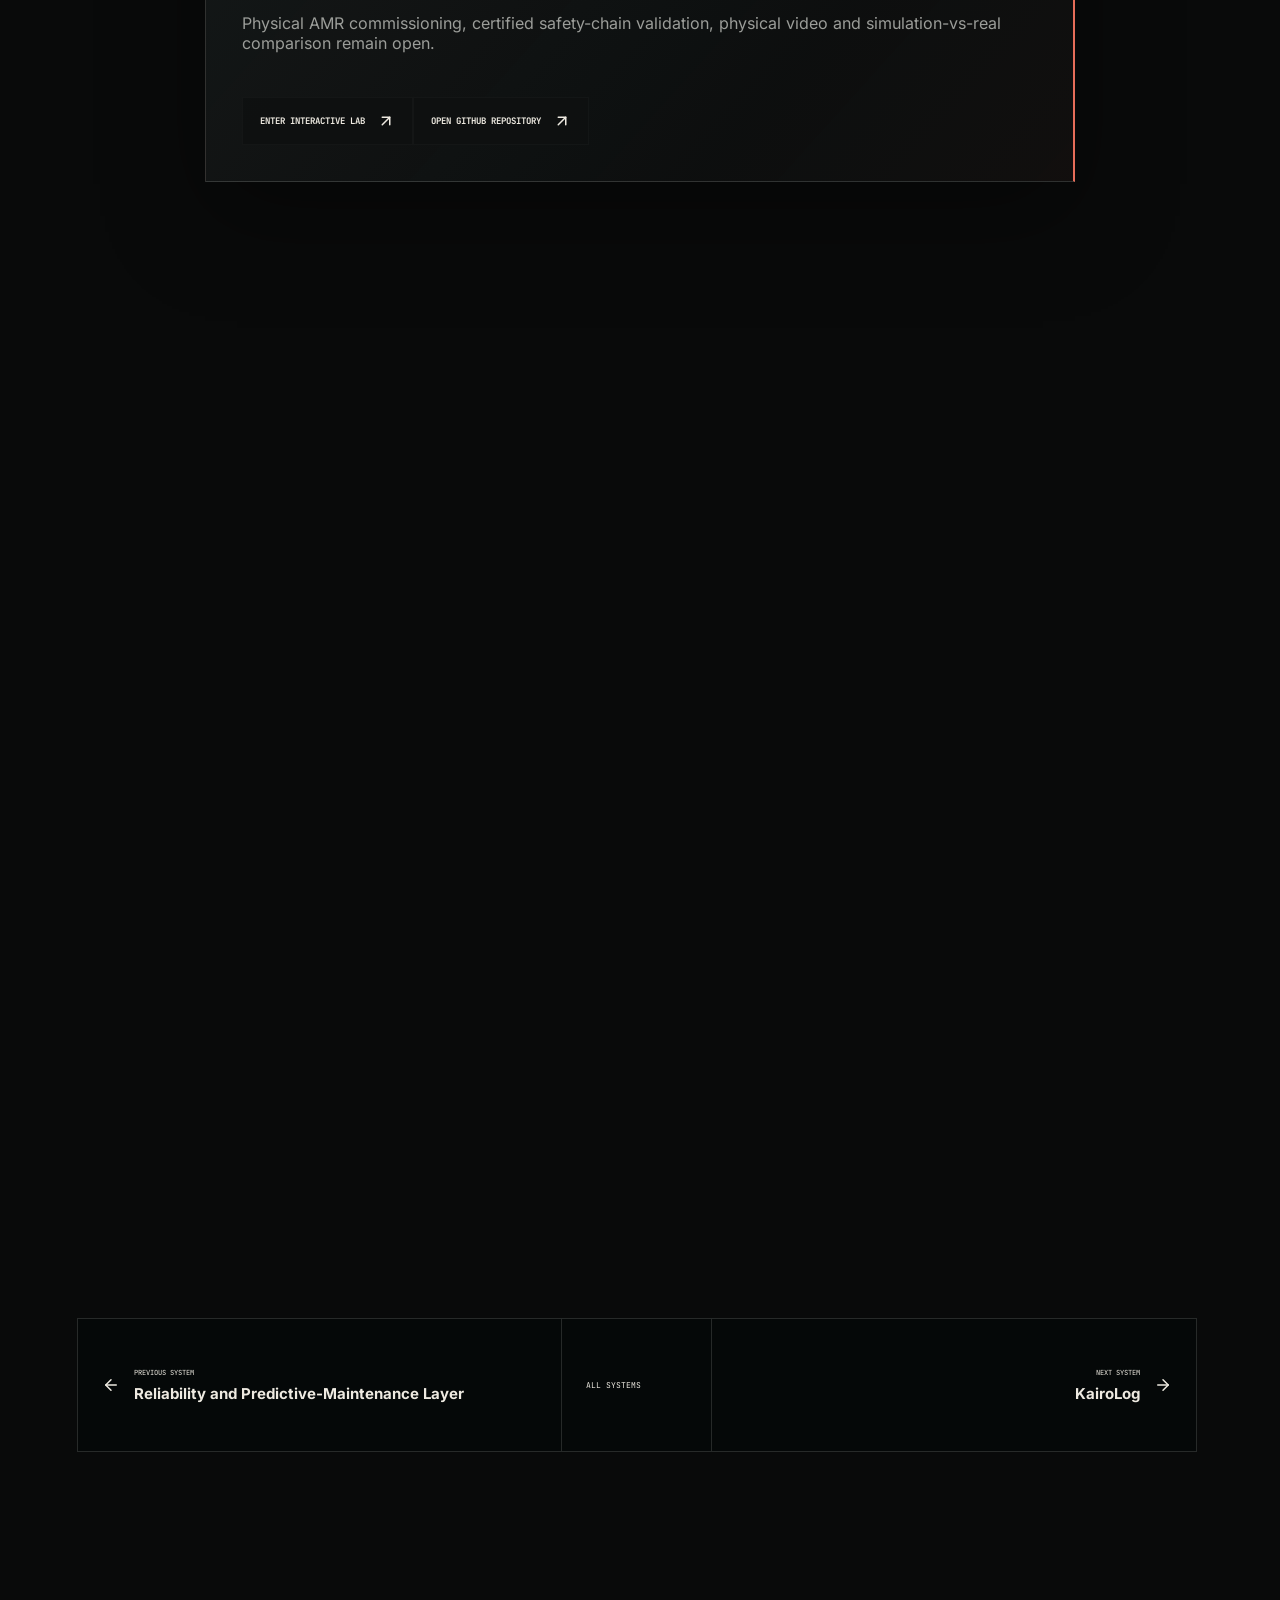
<file: chander-portfolio/brief/amr-fleet/index.html>
<!DOCTYPE html><html lang="en"><head><meta charSet="utf-8"/><link rel="preconnect" href="/" crossorigin=""/><meta name="viewport" content="width=device-width, initial-scale=1"/><link rel="stylesheet" href="/chander-portfolio/_next/static/chunks/0qh0tvttr1dg1.css" data-precedence="next"/><link rel="preload" as="script" fetchPriority="low" href="/chander-portfolio/_next/static/chunks/1u8kf-cumb-f7.js"/><script src="/chander-portfolio/_next/static/chunks/0ro772wcmsc4w.js" async=""></script><script src="/chander-portfolio/_next/static/chunks/09uts2_ifw52c.js" async=""></script><script src="/chander-portfolio/_next/static/chunks/3jh1u-s3k0bkk.js" async=""></script><script src="/chander-portfolio/_next/static/chunks/turbopack-1hiw7lk862gdo.js" async=""></script><script src="/chander-portfolio/_next/static/chunks/158myu8e_yme3.js" async=""></script><script src="/chander-portfolio/_next/static/chunks/0edifo32t0a8d.js" async=""></script><script src="/chander-portfolio/_next/static/chunks/3ykpwyxfx6ygj.js" async=""></script><script src="/chander-portfolio/_next/static/chunks/0zjkhgexvzd2p.js" async=""></script><script src="/chander-portfolio/_next/static/chunks/3u_3q9ar285w3.js" async=""></script><title>AMR and Fleet Integration Stack | Chander Vinayak Sharma</title><meta name="description" content="A simulation-first autonomous mobile robot and fleet stack modeling fulfillment missions as one observable operating system."/><link rel="icon" href="/chander-portfolio/icon.svg?icon.0dpcyqkmdi800.svg" sizes="any" type="image/svg+xml"/><script src="/chander-portfolio/_next/static/chunks/0cz1d0mv5g_q7.js" noModule=""></script></head><body><div hidden=""><!--$--><!--/$--></div><script>(()=>{try{const n=performance.getEntriesByType('navigation')[0];const full=n?.type==='reload'||!sessionStorage.getItem('cvs-normal-entry-ready-v1');document.documentElement.dataset.cvsLoader=full?'full':'skip'}catch(e){document.documentElement.dataset.cvsLoader='full'}})();</script><main class="stage-site stage-route project-route project-route--amr cinematic-root" style="--route-surface:#c3c8c2;--data-accent:#1f8f82;--route-accent:#e66d59;--route-ink:#28312f"><div class="cvs-entry-loader " data-loader-progress="0" role="status" aria-live="polite" aria-label="CVS system initialization: 0%"><div class="loader-orbit" aria-hidden="true"><i></i><i></i><i></i></div><div class="loader-console"><span>CVS. // SYSTEM INITIALIZATION</span><strong>000<!-- -->%</strong><div class="loader-rail" aria-hidden="true"><i></i></div><p>INITIALIZING INTERFACE</p><small>INTERFACE / TYPOGRAPHY / SCENE GRAPH / PORTFOLIO SYSTEMS</small></div></div><div class="route-curtain" aria-hidden="true"><span></span><span></span><span></span><b>CVS // SYSTEM TRANSITION</b></div><div class="cinematic-grain" aria-hidden="true"></div><div class="editorial-cursor" aria-hidden="true"><i class="editorial-cursor__ring"></i><i class="editorial-cursor__dot"></i></div><div class="scroll-telemetry" aria-hidden="true"><span>MISSION PROGRESS</span><i></i></div><header class="site-nav site-nav--inverse "><a class="site-mark" href="/chander-portfolio/"><strong>CVS.</strong><span>INDUSTRIAL SYSTEMS</span></a><nav aria-label="Primary navigation"><a href="/chander-portfolio/world/">WORLD</a><a href="/chander-portfolio/#work">WORK</a><a href="/chander-portfolio/channel/profile/">PROFILE</a><a href="/chander-portfolio/channel/ventures/">VENTURES</a><a href="/chander-portfolio/channel/research/">RESEARCH</a><a href="/chander-portfolio/channel/podcast/">PODCAST</a><a href="/chander-portfolio/channel/contact/">CONTACT</a></nav><button type="button" class="nav-toggle" aria-label="Open navigation"><svg xmlns="http://www.w3.org/2000/svg" width="19" height="19" viewBox="0 0 24 24" fill="none" stroke="currentColor" stroke-width="2" stroke-linecap="round" stroke-linejoin="round" class="lucide lucide-menu" aria-hidden="true"><path d="M4 5h16"></path><path d="M4 12h16"></path><path d="M4 19h16"></path></svg></button></header><div class="persistent-stage" aria-hidden="true"><div style="position:relative;width:100%;height:100%;overflow:hidden;pointer-events:auto"><div style="width:100%;height:100%"><canvas style="display:block"></canvas></div></div><div class="stage-atmosphere"></div><div class="stage-scanline"></div></div><div class="mission-hud" aria-hidden="true"><div><span>SYS.05<!-- --> // ENGINEERING BRIEF</span></div><div><i></i><span>SIMULATION ACCEPTANCE COMPLETE</span></div></div><div class="stage-scroll"><section id="frame-0" class="stage-frame stage-frame--route-hero" data-stage-frame="true" data-stage-enter="zoom" data-stage-effect="aperture" data-stage-index="0"><div class="stage-frame__viewport"><div class="stage-panel stage-panel--clear"><div class="route-stage-hero"><span>SYS.05<!-- --> // <!-- -->AMR / FLEET</span><h1>AMR and Fleet Integration Stack</h1><p>Mission lifecycle, docking, mutual exclusion, degraded modes and operations telemetry.</p><div class="project-status">SIMULATION ACCEPTANCE COMPLETE</div><a class="route-world-link" href="/chander-portfolio/world/?room=amr-fleet">ENTER INTERACTIVE LAB<!-- --> <svg xmlns="http://www.w3.org/2000/svg" width="17" height="17" viewBox="0 0 24 24" fill="none" stroke="currentColor" stroke-width="2" stroke-linecap="round" stroke-linejoin="round" class="lucide lucide-arrow-up-right" aria-hidden="true"><path d="M7 7h10v10"></path><path d="M7 17 17 7"></path></svg></a><div class="route-hero-index"><strong>05</strong><span>OF <!-- -->06</span></div></div></div></div></section><section id="frame-1" class="stage-frame stage-frame--overview" data-stage-frame="true" data-stage-enter="left" data-stage-effect="orbit" data-stage-index="1"><div class="stage-frame__viewport"><div class="stage-panel stage-panel--glass"><div class="route-section-label"><span>01</span><strong>OVERVIEW</strong></div><div class="route-lead"><p>A simulation-first autonomous mobile robot and fleet stack modeling fulfillment missions as one observable operating system.</p><div class="route-purpose"><span>WHY IT MATTERS</span><strong>Test fulfillment-style AMR missions, station handoffs and recovery behavior before physical robots and safety chains are commissioned.</strong></div></div><div class="route-metric-row"><div><strong>100 / 100</strong><span>DOCKING MISSIONS</span></div><div><strong>0</strong><span>EXCLUSION VIOLATIONS</span></div><div><strong>5 / 5</strong><span>DEGRADED MODES</span></div></div></div></div></section><section id="frame-2" class="stage-frame stage-frame--method" data-stage-frame="true" data-stage-enter="right" data-stage-effect="relay" data-stage-index="2"><div class="stage-frame__viewport"><div class="stage-panel stage-panel--glass"><div class="route-section-label"><span>02</span><strong>METHOD</strong></div><h2>How the system was built.</h2><p>Coordinate mission intake, station locks, navigation lifecycle, docking, degraded modes and telemetry through one observable fleet state model.</p><div class="stage-method-signal"><span>REQUIREMENTS</span><i></i><span>CONTROL MODEL</span><i></i><span>FAULT PATHS</span><i></i><span>EVIDENCE</span></div></div></div></section><section id="frame-3" class="stage-frame stage-frame--result" data-stage-frame="true" data-stage-enter="up" data-stage-effect="plunge" data-stage-index="3"><div class="stage-frame__viewport"><div class="stage-panel stage-panel--glass"><div class="route-section-label"><span>03</span><strong>RESULT</strong></div><h2>What the evidence makes visible.</h2><p>A repeatable non-hardware acceptance package covering mission completion, mutual exclusion, docking consistency and controlled degraded operation.</p><div class="stage-live-callout"><span>LIVE SYSTEM PASS // <!-- -->SYS.05</span><strong>Test fulfillment-style AMR missions, station handoffs and recovery behavior before physical robots and safety chains are commissioned.</strong></div></div></div></section><section id="frame-4" class="stage-frame stage-frame--architecture" data-stage-frame="true" data-stage-enter="left" data-stage-effect="assemble" data-stage-index="4"><div class="stage-frame__viewport"><div class="stage-panel stage-panel--glass"><div class="route-section-label"><span>04</span><strong>CONTROL / DATA ARCHITECTURE</strong></div><h2>A traceable path from command to evidence.</h2><div class="architecture-ribbon"><div><span>01</span><strong>Mission API</strong><i></i></div><div><span>02</span><strong>Fleet Orchestrator</strong><i></i></div><div><span>03</span><strong>Station Locks</strong><i></i></div><div><span>04</span><strong>Nav2 Lifecycle</strong><i></i></div><div><span>05</span><strong>Docking State Machine</strong><i></i></div><div><span>06</span><strong>Telemetry Bridge</strong><i></i></div><div><span>07</span><strong>Operations Dashboard.</strong></div></div></div></div></section><section id="frame-5" class="stage-frame stage-frame--evidence" data-stage-frame="true" data-stage-enter="right" data-stage-effect="constellation" data-stage-index="5"><div class="stage-frame__viewport"><div class="stage-panel stage-panel--dark"><div class="route-section-label"><span>05</span><strong>VERIFICATION EVIDENCE</strong></div><h2>Claims tied to retained outputs.</h2><p>Software acceptance covers mission flow, station handoff, recovery behavior and non-hardware portfolio evidence.</p><div class="evidence-tags"><span>ROS 2</span><span>Nav2</span><span>Gazebo</span><span>SLAM</span><span>MQTT</span><span>OPC UA</span></div></div></div></section><section id="frame-6" class="stage-frame stage-frame--boundary" data-stage-frame="true" data-stage-enter="up" data-stage-effect="shutter" data-stage-index="6"><div class="stage-frame__viewport"><div class="stage-panel stage-panel--glass"><div class="route-section-label"><span>06</span><strong>PUBLIC BOUNDARY</strong></div><h2>Software proof is not hardware certification.</h2><p>Physical AMR commissioning, certified safety-chain validation, physical video and simulation-vs-real comparison remain open.</p><a class="stage-primary-link" href="/chander-portfolio/world/?room=amr-fleet">ENTER INTERACTIVE LAB<!-- --> <svg xmlns="http://www.w3.org/2000/svg" width="18" height="18" viewBox="0 0 24 24" fill="none" stroke="currentColor" stroke-width="2" stroke-linecap="round" stroke-linejoin="round" class="lucide lucide-arrow-up-right" aria-hidden="true"><path d="M7 7h10v10"></path><path d="M7 17 17 7"></path></svg></a><a class="stage-primary-link" href="https://github.com/chad416/amr-fleet-integration-stack" target="_blank" rel="noreferrer">OPEN GITHUB REPOSITORY <svg xmlns="http://www.w3.org/2000/svg" width="18" height="18" viewBox="0 0 24 24" fill="none" stroke="currentColor" stroke-width="2" stroke-linecap="round" stroke-linejoin="round" class="lucide lucide-arrow-up-right" aria-hidden="true"><path d="M7 7h10v10"></path><path d="M7 17 17 7"></path></svg></a></div></div></section><section id="frame-7" class="stage-frame stage-frame--pagination" data-stage-frame="true" data-stage-enter="zoom" data-stage-effect="tunnel" data-stage-index="7"><div class="stage-frame__viewport"><div class="stage-panel stage-panel--clear"><nav class="stage-pagination" aria-label="Project pagination"><a href="/chander-portfolio/brief/reliability/"><svg xmlns="http://www.w3.org/2000/svg" width="18" height="18" viewBox="0 0 24 24" fill="none" stroke="currentColor" stroke-width="2" stroke-linecap="round" stroke-linejoin="round" class="lucide lucide-arrow-left" aria-hidden="true"><path d="m12 19-7-7 7-7"></path><path d="M19 12H5"></path></svg><span>PREVIOUS SYSTEM</span><strong>Reliability and Predictive-Maintenance Layer</strong></a><a href="/chander-portfolio/">ALL SYSTEMS</a><a href="/chander-portfolio/brief/kairolog/"><span>NEXT SYSTEM</span><strong>KairoLog</strong><svg xmlns="http://www.w3.org/2000/svg" width="18" height="18" viewBox="0 0 24 24" fill="none" stroke="currentColor" stroke-width="2" stroke-linecap="round" stroke-linejoin="round" class="lucide lucide-arrow-right" aria-hidden="true"><path d="M5 12h14"></path><path d="m12 5 7 7-7 7"></path></svg></a></nav></div></div></section></div></main><!--$--><!--/$--><script src="/chander-portfolio/_next/static/chunks/1u8kf-cumb-f7.js" id="_R_" async=""></script><script>(self.__next_f=self.__next_f||[]).push([0])</script><script>self.__next_f.push([1,"1:\"$Sreact.fragment\"\n2:I[39756,[\"/chander-portfolio/_next/static/chunks/158myu8e_yme3.js\"],\"default\"]\n3:I[37457,[\"/chander-portfolio/_next/static/chunks/158myu8e_yme3.js\"],\"default\"]\n5:I[97367,[\"/chander-portfolio/_next/static/chunks/158myu8e_yme3.js\"],\"OutletBoundary\"]\n6:\"$Sreact.suspense\"\n9:I[97367,[\"/chander-portfolio/_next/static/chunks/158myu8e_yme3.js\"],\"ViewportBoundary\"]\nb:I[97367,[\"/chander-portfolio/_next/static/chunks/158myu8e_yme3.js\"],\"MetadataBoundary\"]\nd:I[68027,[\"/chander-portfolio/_next/static/chunks/158myu8e_yme3.js\"],\"default\",1]\n:HL[\"/chander-portfolio/_next/static/chunks/0qh0tvttr1dg1.css\",\"style\"]\n:HC[\"/\",\"\"]\n"])</script><script>self.__next_f.push([1,"0:{\"P\":null,\"c\":[\"\",\"brief\",\"amr-fleet\",\"\"],\"q\":\"\",\"i\":false,\"f\":[[[\"\",{\"children\":[\"brief\",{\"children\":[[\"slug\",\"amr-fleet\",\"d\",null],{\"children\":[\"__PAGE__\",{}]}]}]},\"$undefined\",\"$undefined\",16],[[\"$\",\"$1\",\"c\",{\"children\":[[[\"$\",\"link\",\"0\",{\"rel\":\"stylesheet\",\"href\":\"/chander-portfolio/_next/static/chunks/0qh0tvttr1dg1.css\",\"precedence\":\"next\",\"crossOrigin\":\"$undefined\",\"nonce\":\"$undefined\"}],[\"$\",\"script\",\"script-0\",{\"src\":\"/chander-portfolio/_next/static/chunks/158myu8e_yme3.js\",\"async\":true,\"nonce\":\"$undefined\"}]],[\"$\",\"html\",null,{\"lang\":\"en\",\"children\":[\"$\",\"body\",null,{\"children\":[[\"$\",\"script\",null,{\"dangerouslySetInnerHTML\":{\"__html\":\"(()=\u003e{try{const n=performance.getEntriesByType('navigation')[0];const full=n?.type==='reload'||!sessionStorage.getItem('cvs-normal-entry-ready-v1');document.documentElement.dataset.cvsLoader=full?'full':'skip'}catch(e){document.documentElement.dataset.cvsLoader='full'}})();\"}}],[\"$\",\"$L2\",null,{\"parallelRouterKey\":\"children\",\"error\":\"$undefined\",\"errorStyles\":\"$undefined\",\"errorScripts\":\"$undefined\",\"template\":[\"$\",\"$L3\",null,{}],\"templateStyles\":\"$undefined\",\"templateScripts\":\"$undefined\",\"notFound\":[[[\"$\",\"title\",null,{\"children\":\"404: This page could not be found.\"}],[\"$\",\"div\",null,{\"style\":{\"fontFamily\":\"system-ui,\\\"Segoe UI\\\",Roboto,Helvetica,Arial,sans-serif,\\\"Apple Color Emoji\\\",\\\"Segoe UI Emoji\\\"\",\"height\":\"100vh\",\"textAlign\":\"center\",\"display\":\"flex\",\"flexDirection\":\"column\",\"alignItems\":\"center\",\"justifyContent\":\"center\"},\"children\":[\"$\",\"div\",null,{\"children\":[[\"$\",\"style\",null,{\"dangerouslySetInnerHTML\":{\"__html\":\"body{color:#000;background:#fff;margin:0}.next-error-h1{border-right:1px solid rgba(0,0,0,.3)}@media (prefers-color-scheme:dark){body{color:#fff;background:#000}.next-error-h1{border-right:1px solid rgba(255,255,255,.3)}}\"}}],[\"$\",\"h1\",null,{\"className\":\"next-error-h1\",\"style\":{\"display\":\"inline-block\",\"margin\":\"0 20px 0 0\",\"padding\":\"0 23px 0 0\",\"fontSize\":24,\"fontWeight\":500,\"verticalAlign\":\"top\",\"lineHeight\":\"49px\"},\"children\":404}],[\"$\",\"div\",null,{\"style\":{\"display\":\"inline-block\"},\"children\":[\"$\",\"h2\",null,{\"style\":{\"fontSize\":14,\"fontWeight\":400,\"lineHeight\":\"49px\",\"margin\":0},\"children\":\"This page could not be found.\"}]}]]}]}]],[]],\"forbidden\":\"$undefined\",\"unauthorized\":\"$undefined\"}]]}]}]]}],{\"children\":[[\"$\",\"$1\",\"c\",{\"children\":[null,[\"$\",\"$L2\",null,{\"parallelRouterKey\":\"children\",\"error\":\"$undefined\",\"errorStyles\":\"$undefined\",\"errorScripts\":\"$undefined\",\"template\":[\"$\",\"$L3\",null,{}],\"templateStyles\":\"$undefined\",\"templateScripts\":\"$undefined\",\"notFound\":\"$undefined\",\"forbidden\":\"$undefined\",\"unauthorized\":\"$undefined\"}]]}],{\"children\":[[\"$\",\"$1\",\"c\",{\"children\":[null,[\"$\",\"$L2\",null,{\"parallelRouterKey\":\"children\",\"error\":\"$undefined\",\"errorStyles\":\"$undefined\",\"errorScripts\":\"$undefined\",\"template\":[\"$\",\"$L3\",null,{}],\"templateStyles\":\"$undefined\",\"templateScripts\":\"$undefined\",\"notFound\":\"$undefined\",\"forbidden\":\"$undefined\",\"unauthorized\":\"$undefined\"}]]}],{\"children\":[[\"$\",\"$1\",\"c\",{\"children\":[\"$L4\",[[\"$\",\"script\",\"script-0\",{\"src\":\"/chander-portfolio/_next/static/chunks/0edifo32t0a8d.js\",\"async\":true,\"nonce\":\"$undefined\"}],[\"$\",\"script\",\"script-1\",{\"src\":\"/chander-portfolio/_next/static/chunks/3ykpwyxfx6ygj.js\",\"async\":true,\"nonce\":\"$undefined\"}],[\"$\",\"script\",\"script-2\",{\"src\":\"/chander-portfolio/_next/static/chunks/0zjkhgexvzd2p.js\",\"async\":true,\"nonce\":\"$undefined\"}],[\"$\",\"script\",\"script-3\",{\"src\":\"/chander-portfolio/_next/static/chunks/3u_3q9ar285w3.js\",\"async\":true,\"nonce\":\"$undefined\"}]],[\"$\",\"$L5\",null,{\"children\":[\"$\",\"$6\",null,{\"name\":\"Next.MetadataOutlet\",\"children\":\"$@7\"}]}]]}],{},null,false,null]},null,false,\"$@8\"]},null,false,\"$@8\"]},null,false,null],[\"$\",\"$1\",\"h\",{\"children\":[null,[\"$\",\"$L9\",null,{\"children\":\"$La\"}],[\"$\",\"div\",null,{\"hidden\":true,\"children\":[\"$\",\"$Lb\",null,{\"children\":[\"$\",\"$6\",null,{\"name\":\"Next.Metadata\",\"children\":\"$Lc\"}]}]}],null]}],false]],\"m\":\"$undefined\",\"G\":[\"$d\",[[\"$\",\"link\",\"0\",{\"rel\":\"stylesheet\",\"href\":\"/chander-portfolio/_next/static/chunks/0qh0tvttr1dg1.css\",\"precedence\":\"next\",\"crossOrigin\":\"$undefined\",\"nonce\":\"$undefined\"}]]],\"S\":true,\"h\":null,\"s\":\"$undefined\",\"l\":\"$undefined\",\"p\":\"$undefined\",\"d\":\"$undefined\",\"b\":\"uqc1agG-y_qn7TVQgQm7L\"}\n"])</script><script>self.__next_f.push([1,"e:[]\n8:\"$We\"\n"])</script><script>self.__next_f.push([1,"f:I[7607,[\"/chander-portfolio/_next/static/chunks/158myu8e_yme3.js\",\"/chander-portfolio/_next/static/chunks/0edifo32t0a8d.js\",\"/chander-portfolio/_next/static/chunks/3ykpwyxfx6ygj.js\",\"/chander-portfolio/_next/static/chunks/0zjkhgexvzd2p.js\",\"/chander-portfolio/_next/static/chunks/3u_3q9ar285w3.js\"],\"default\"]\n"])</script><script>self.__next_f.push([1,"4:[\"$\",\"$Lf\",null,{\"project\":{\"id\":\"SYS.05\",\"slug\":\"amr-fleet\",\"short\":\"AMR / FLEET\",\"title\":\"AMR and Fleet Integration Stack\",\"subtitle\":\"Mission lifecycle, docking, mutual exclusion, degraded modes and operations telemetry.\",\"status\":\"SIMULATION ACCEPTANCE COMPLETE\",\"kind\":\"amr\",\"theme\":[\"#c3c8c2\",\"#1f8f82\",\"#28312f\"],\"visual\":\"/assets/project-amr-fleet.png\",\"position\":[-8,0,-62],\"github\":\"https://github.com/chad416/amr-fleet-integration-stack\",\"summary\":\"A simulation-first autonomous mobile robot and fleet stack modeling fulfillment missions as one observable operating system.\",\"useCase\":\"Test fulfillment-style AMR missions, station handoffs and recovery behavior before physical robots and safety chains are commissioned.\",\"method\":\"Coordinate mission intake, station locks, navigation lifecycle, docking, degraded modes and telemetry through one observable fleet state model.\",\"result\":\"A repeatable non-hardware acceptance package covering mission completion, mutual exclusion, docking consistency and controlled degraded operation.\",\"metrics\":[[\"100 / 100\",\"DOCKING MISSIONS\"],[\"0\",\"EXCLUSION VIOLATIONS\"],[\"5 / 5\",\"DEGRADED MODES\"]],\"architecture\":\"Mission API -\u003e Fleet Orchestrator -\u003e Station Locks -\u003e Nav2 Lifecycle -\u003e Docking State Machine -\u003e Telemetry Bridge -\u003e Operations Dashboard.\",\"evidence\":\"Software acceptance covers mission flow, station handoff, recovery behavior and non-hardware portfolio evidence.\",\"boundary\":\"Physical AMR commissioning, certified safety-chain validation, physical video and simulation-vs-real comparison remain open.\",\"tags\":[\"ROS 2\",\"Nav2\",\"Gazebo\",\"SLAM\",\"MQTT\",\"OPC UA\"]},\"projectIndex\":4}]\n"])</script><script>self.__next_f.push([1,"a:[[\"$\",\"meta\",\"0\",{\"charSet\":\"utf-8\"}],[\"$\",\"meta\",\"1\",{\"name\":\"viewport\",\"content\":\"width=device-width, initial-scale=1\"}]]\n"])</script><script>self.__next_f.push([1,"10:I[27201,[\"/chander-portfolio/_next/static/chunks/158myu8e_yme3.js\"],\"IconMark\"]\n7:null\nc:[[\"$\",\"title\",\"0\",{\"children\":\"AMR and Fleet Integration Stack | Chander Vinayak Sharma\"}],[\"$\",\"meta\",\"1\",{\"name\":\"description\",\"content\":\"A simulation-first autonomous mobile robot and fleet stack modeling fulfillment missions as one observable operating system.\"}],[\"$\",\"link\",\"2\",{\"rel\":\"icon\",\"href\":\"/chander-portfolio/icon.svg?icon.0dpcyqkmdi800.svg\",\"sizes\":\"any\",\"type\":\"image/svg+xml\"}],[\"$\",\"$L10\",\"3\",{}]]\n"])</script></body></html>
</file>
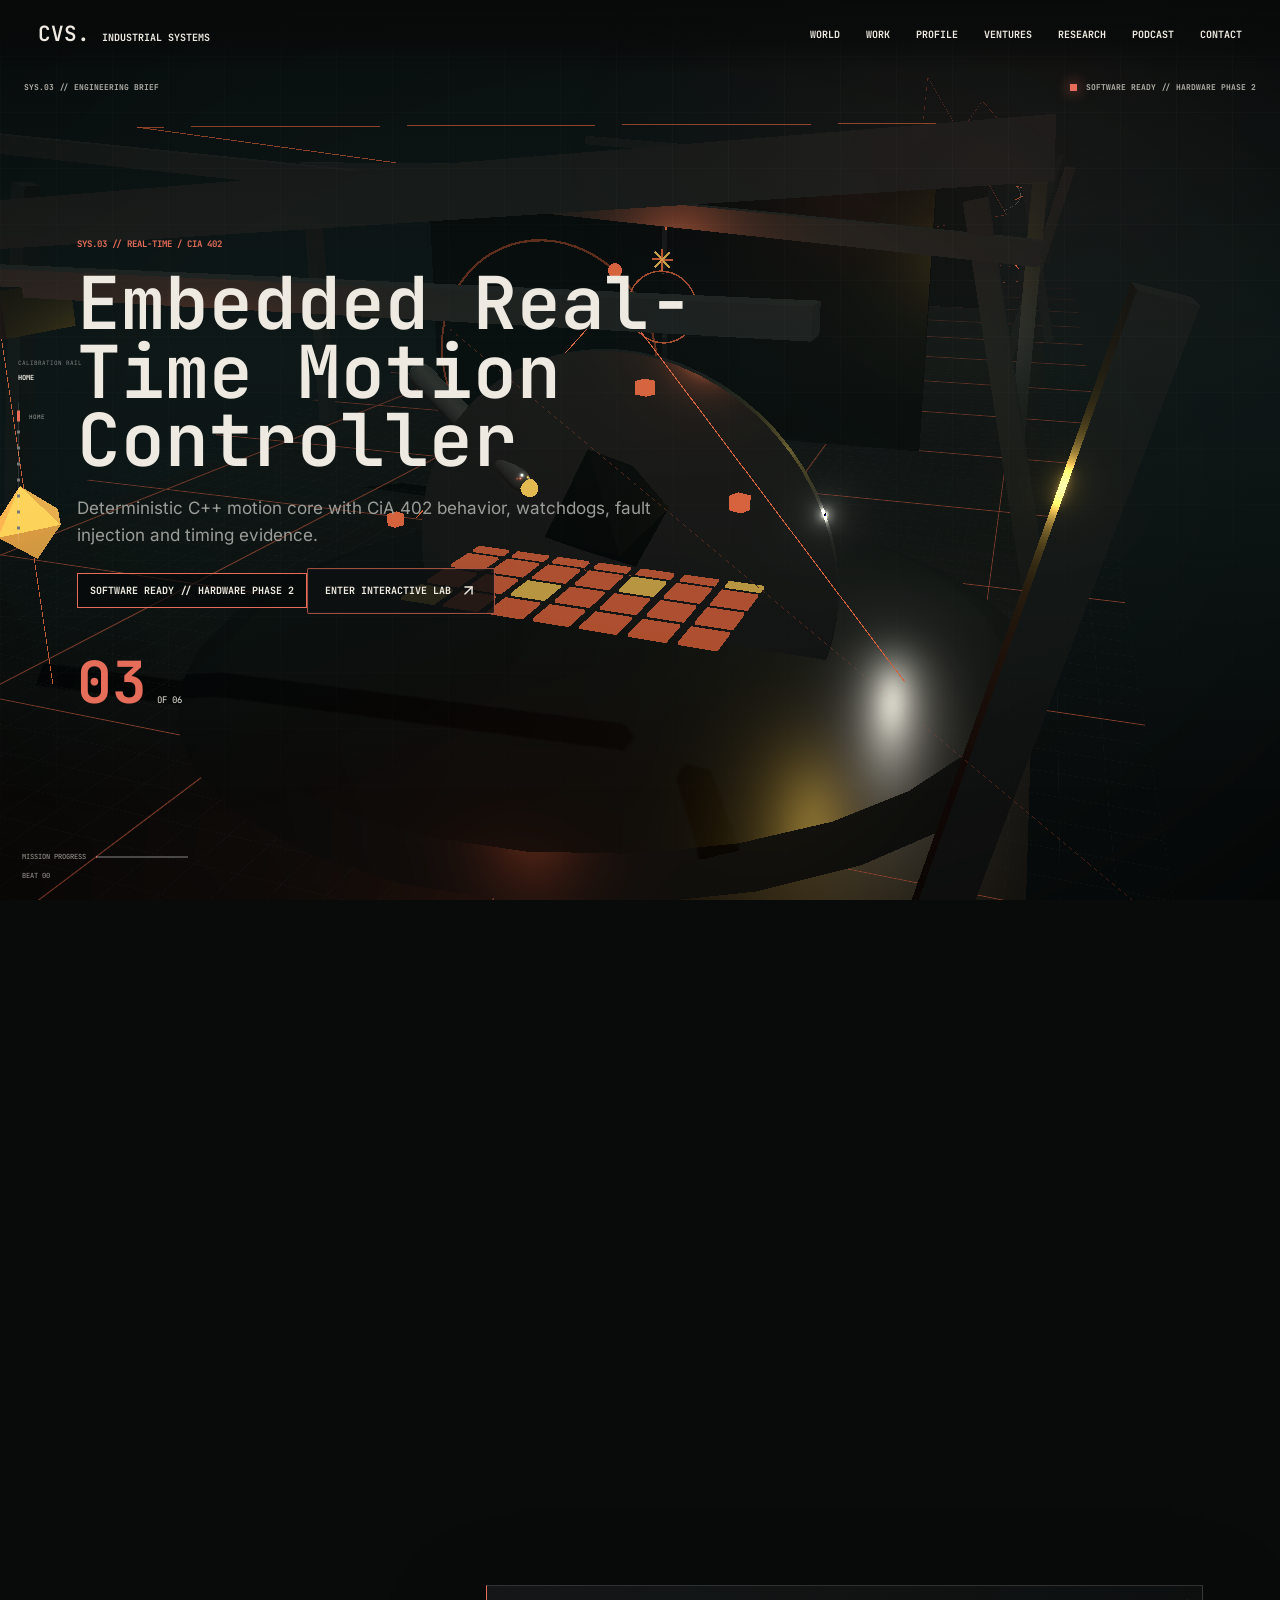
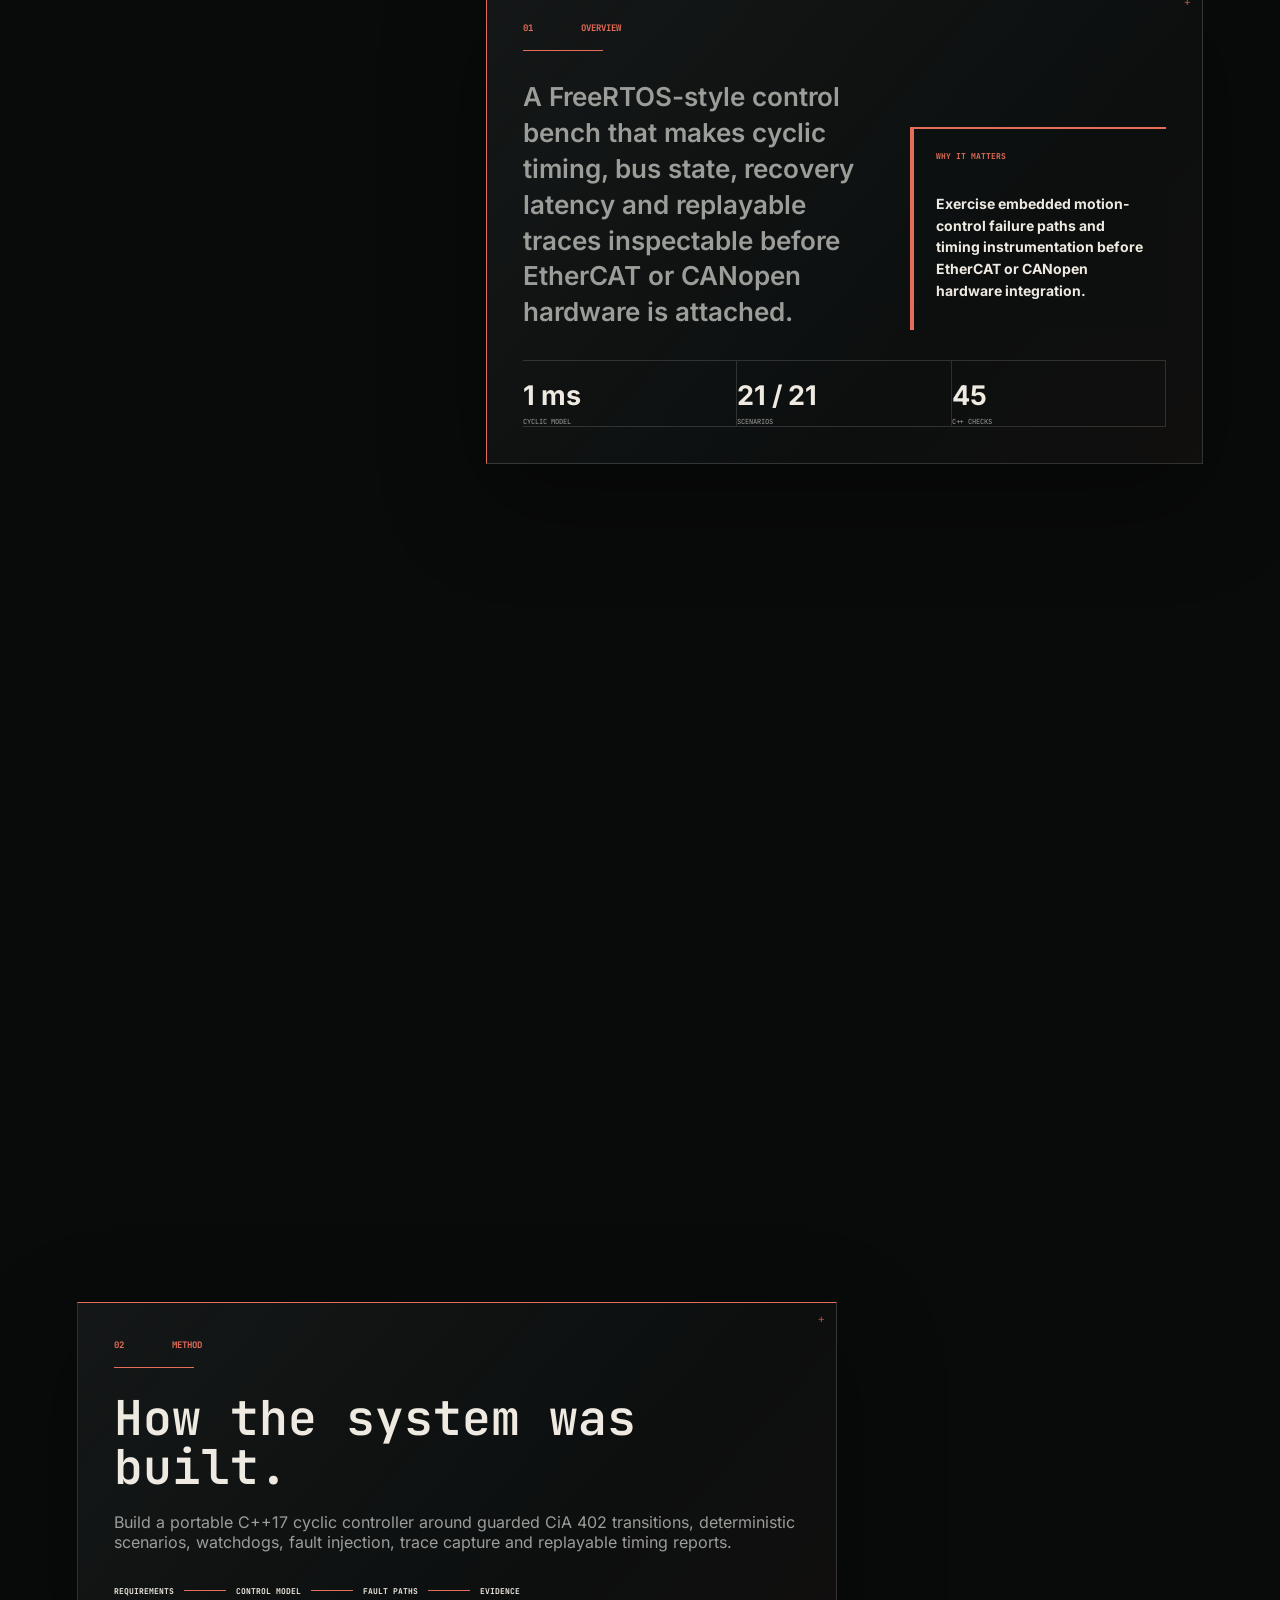
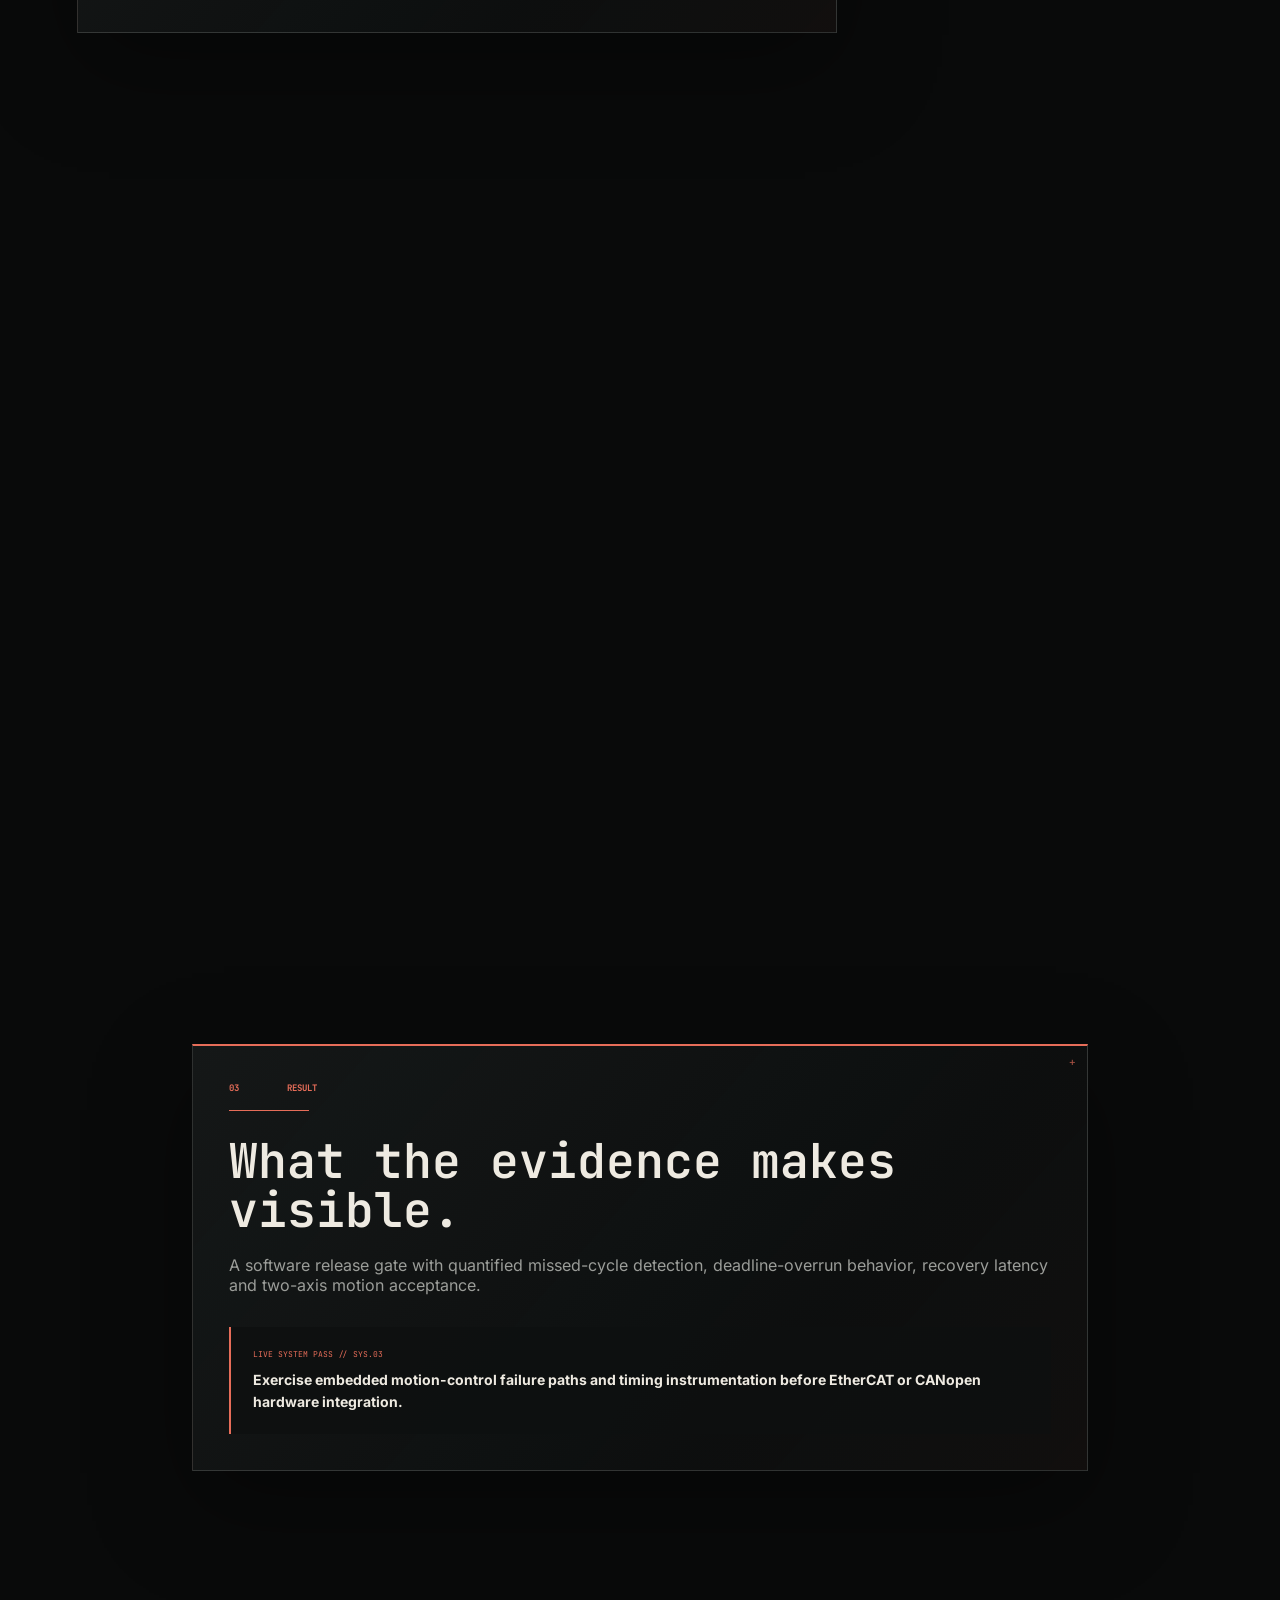
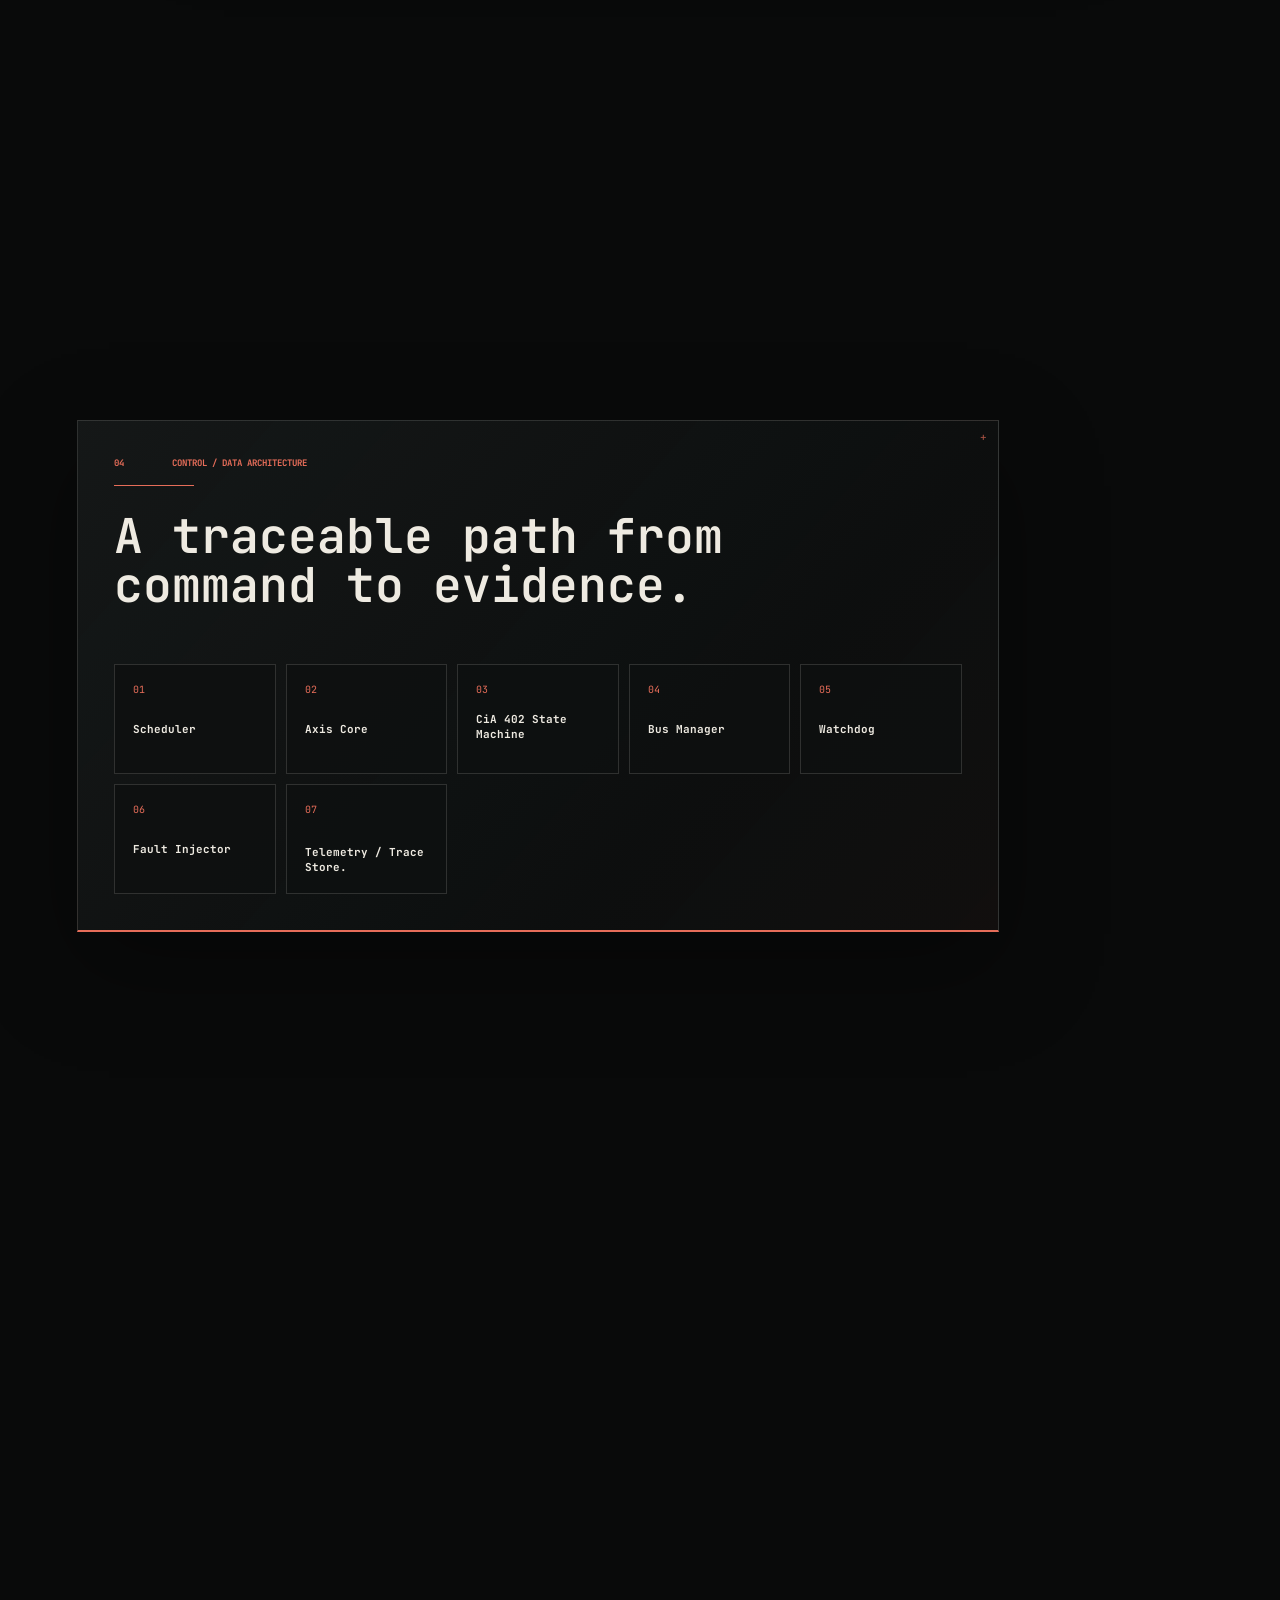
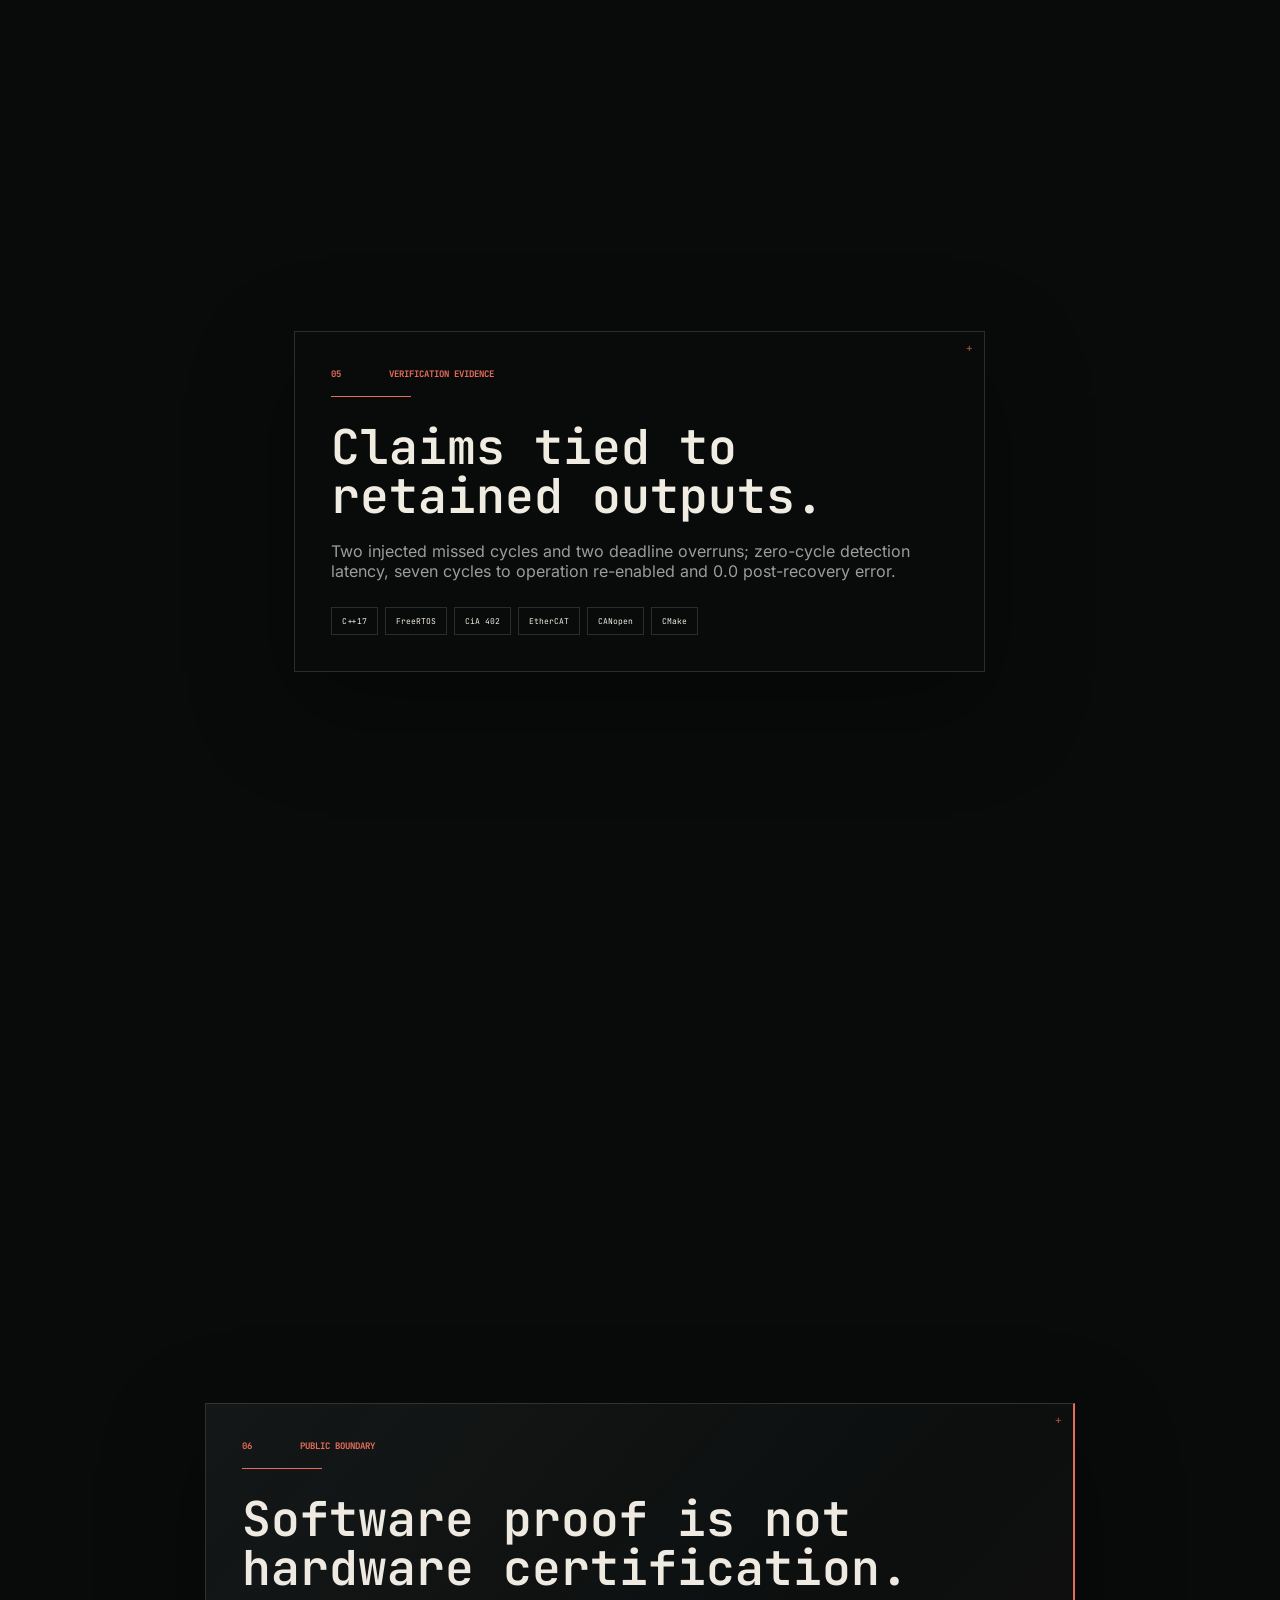
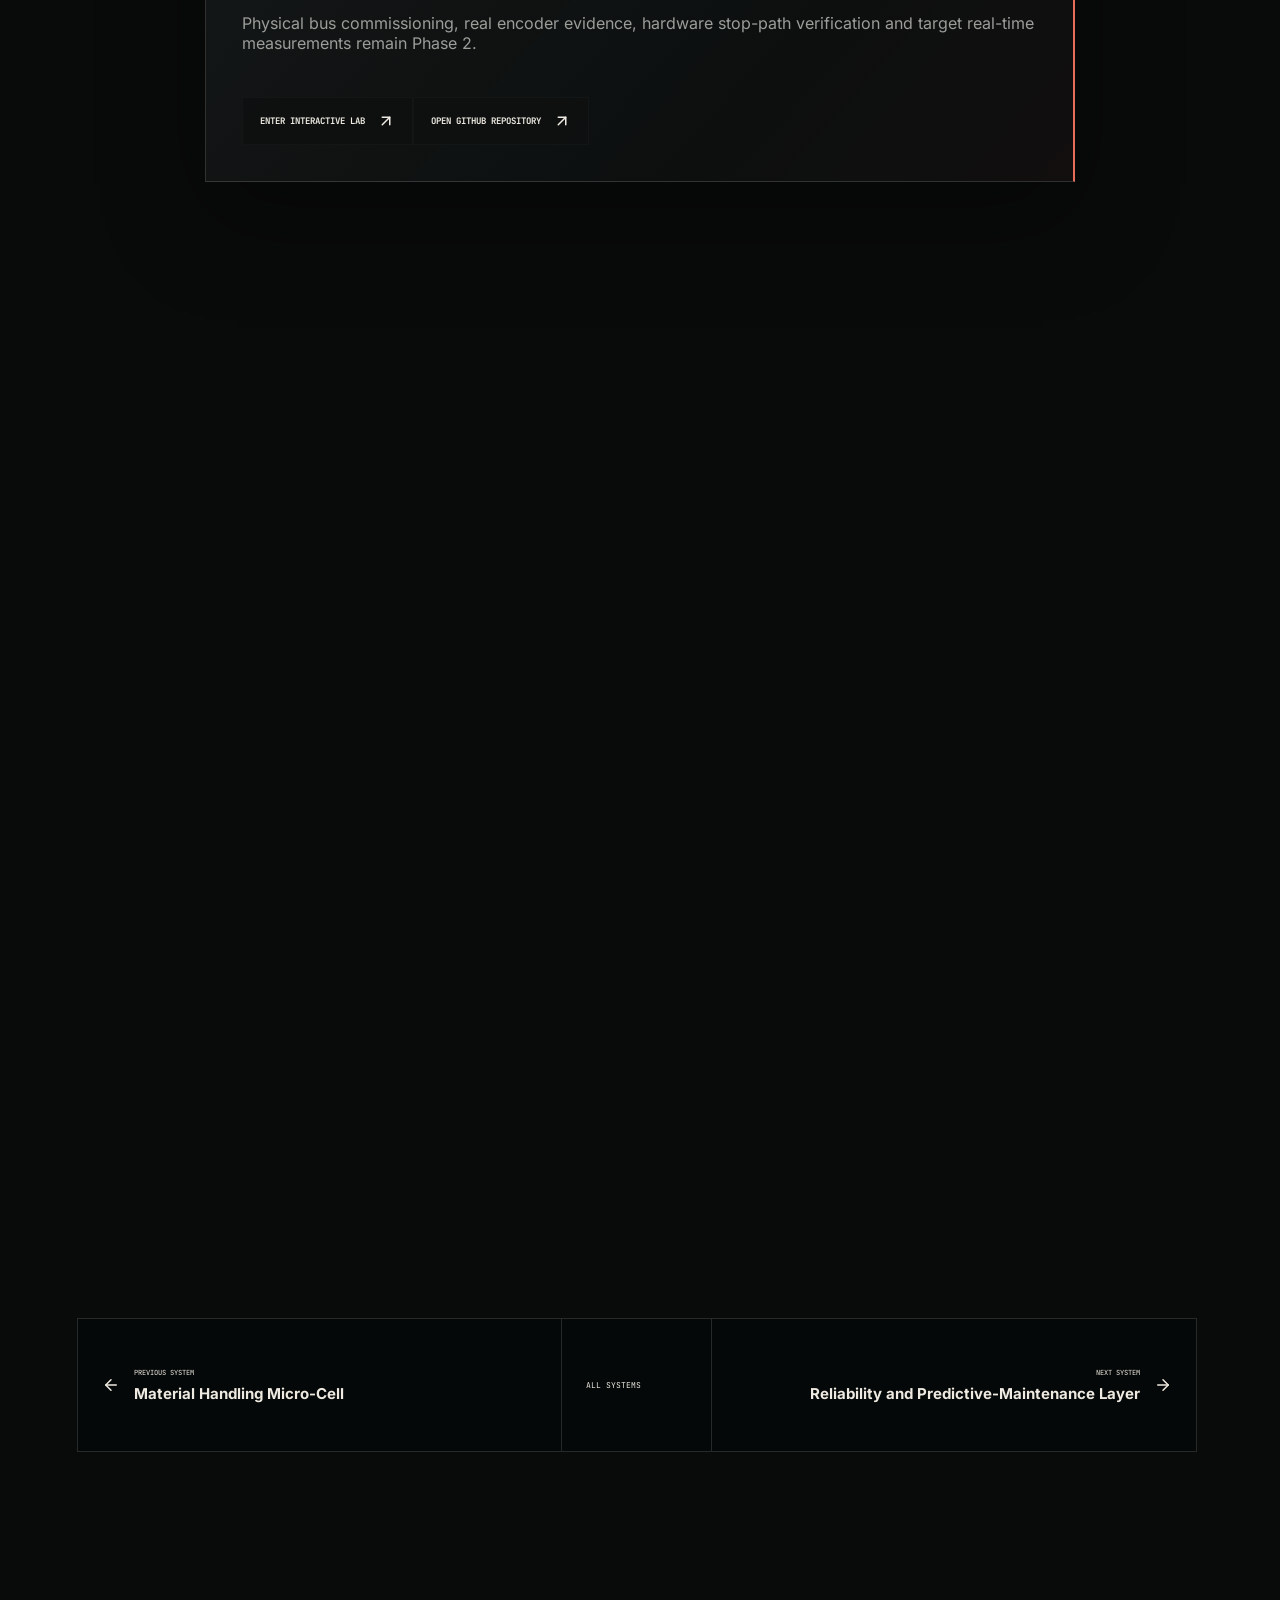
<file: chander-portfolio/brief/embedded-motion/index.html>
<!DOCTYPE html><html lang="en"><head><meta charSet="utf-8"/><link rel="preconnect" href="/" crossorigin=""/><meta name="viewport" content="width=device-width, initial-scale=1"/><link rel="stylesheet" href="/chander-portfolio/_next/static/chunks/0qh0tvttr1dg1.css" data-precedence="next"/><link rel="preload" as="script" fetchPriority="low" href="/chander-portfolio/_next/static/chunks/1u8kf-cumb-f7.js"/><script src="/chander-portfolio/_next/static/chunks/0ro772wcmsc4w.js" async=""></script><script src="/chander-portfolio/_next/static/chunks/09uts2_ifw52c.js" async=""></script><script src="/chander-portfolio/_next/static/chunks/3jh1u-s3k0bkk.js" async=""></script><script src="/chander-portfolio/_next/static/chunks/turbopack-1hiw7lk862gdo.js" async=""></script><script src="/chander-portfolio/_next/static/chunks/158myu8e_yme3.js" async=""></script><script src="/chander-portfolio/_next/static/chunks/0edifo32t0a8d.js" async=""></script><script src="/chander-portfolio/_next/static/chunks/3ykpwyxfx6ygj.js" async=""></script><script src="/chander-portfolio/_next/static/chunks/0zjkhgexvzd2p.js" async=""></script><script src="/chander-portfolio/_next/static/chunks/3u_3q9ar285w3.js" async=""></script><title>Embedded Real-Time Motion Controller | Chander Vinayak Sharma</title><meta name="description" content="A FreeRTOS-style control bench that makes cyclic timing, bus state, recovery latency and replayable traces inspectable before EtherCAT or CANopen hardware is attached."/><link rel="icon" href="/chander-portfolio/icon.svg?icon.0dpcyqkmdi800.svg" sizes="any" type="image/svg+xml"/><script src="/chander-portfolio/_next/static/chunks/0cz1d0mv5g_q7.js" noModule=""></script></head><body><div hidden=""><!--$--><!--/$--></div><script>(()=>{try{const n=performance.getEntriesByType('navigation')[0];const full=n?.type==='reload'||!sessionStorage.getItem('cvs-normal-entry-ready-v1');document.documentElement.dataset.cvsLoader=full?'full':'skip'}catch(e){document.documentElement.dataset.cvsLoader='full'}})();</script><main class="stage-site stage-route project-route project-route--embedded cinematic-root" style="--route-surface:#c8b9a9;--data-accent:#d55e37;--route-accent:#e66d59;--route-ink:#2d2622"><div class="cvs-entry-loader " data-loader-progress="0" role="status" aria-live="polite" aria-label="CVS system initialization: 0%"><div class="loader-orbit" aria-hidden="true"><i></i><i></i><i></i></div><div class="loader-console"><span>CVS. // SYSTEM INITIALIZATION</span><strong>000<!-- -->%</strong><div class="loader-rail" aria-hidden="true"><i></i></div><p>INITIALIZING INTERFACE</p><small>INTERFACE / TYPOGRAPHY / SCENE GRAPH / PORTFOLIO SYSTEMS</small></div></div><div class="route-curtain" aria-hidden="true"><span></span><span></span><span></span><b>CVS // SYSTEM TRANSITION</b></div><div class="cinematic-grain" aria-hidden="true"></div><div class="editorial-cursor" aria-hidden="true"><i class="editorial-cursor__ring"></i><i class="editorial-cursor__dot"></i></div><div class="scroll-telemetry" aria-hidden="true"><span>MISSION PROGRESS</span><i></i></div><header class="site-nav site-nav--inverse "><a class="site-mark" href="/chander-portfolio/"><strong>CVS.</strong><span>INDUSTRIAL SYSTEMS</span></a><nav aria-label="Primary navigation"><a href="/chander-portfolio/world/">WORLD</a><a href="/chander-portfolio/#work">WORK</a><a href="/chander-portfolio/channel/profile/">PROFILE</a><a href="/chander-portfolio/channel/ventures/">VENTURES</a><a href="/chander-portfolio/channel/research/">RESEARCH</a><a href="/chander-portfolio/channel/podcast/">PODCAST</a><a href="/chander-portfolio/channel/contact/">CONTACT</a></nav><button type="button" class="nav-toggle" aria-label="Open navigation"><svg xmlns="http://www.w3.org/2000/svg" width="19" height="19" viewBox="0 0 24 24" fill="none" stroke="currentColor" stroke-width="2" stroke-linecap="round" stroke-linejoin="round" class="lucide lucide-menu" aria-hidden="true"><path d="M4 5h16"></path><path d="M4 12h16"></path><path d="M4 19h16"></path></svg></button></header><div class="persistent-stage" aria-hidden="true"><div style="position:relative;width:100%;height:100%;overflow:hidden;pointer-events:auto"><div style="width:100%;height:100%"><canvas style="display:block"></canvas></div></div><div class="stage-atmosphere"></div><div class="stage-scanline"></div></div><div class="mission-hud" aria-hidden="true"><div><span>SYS.03<!-- --> // ENGINEERING BRIEF</span></div><div><i></i><span>SOFTWARE READY // HARDWARE PHASE 2</span></div></div><div class="stage-scroll"><section id="frame-0" class="stage-frame stage-frame--route-hero" data-stage-frame="true" data-stage-enter="zoom" data-stage-effect="aperture" data-stage-index="0"><div class="stage-frame__viewport"><div class="stage-panel stage-panel--clear"><div class="route-stage-hero"><span>SYS.03<!-- --> // <!-- -->REAL-TIME / CIA 402</span><h1>Embedded Real-Time Motion Controller</h1><p>Deterministic C++ motion core with CiA 402 behavior, watchdogs, fault injection and timing evidence.</p><div class="project-status">SOFTWARE READY // HARDWARE PHASE 2</div><a class="route-world-link" href="/chander-portfolio/world/?room=embedded-motion">ENTER INTERACTIVE LAB<!-- --> <svg xmlns="http://www.w3.org/2000/svg" width="17" height="17" viewBox="0 0 24 24" fill="none" stroke="currentColor" stroke-width="2" stroke-linecap="round" stroke-linejoin="round" class="lucide lucide-arrow-up-right" aria-hidden="true"><path d="M7 7h10v10"></path><path d="M7 17 17 7"></path></svg></a><div class="route-hero-index"><strong>03</strong><span>OF <!-- -->06</span></div></div></div></div></section><section id="frame-1" class="stage-frame stage-frame--overview" data-stage-frame="true" data-stage-enter="left" data-stage-effect="orbit" data-stage-index="1"><div class="stage-frame__viewport"><div class="stage-panel stage-panel--glass"><div class="route-section-label"><span>01</span><strong>OVERVIEW</strong></div><div class="route-lead"><p>A FreeRTOS-style control bench that makes cyclic timing, bus state, recovery latency and replayable traces inspectable before EtherCAT or CANopen hardware is attached.</p><div class="route-purpose"><span>WHY IT MATTERS</span><strong>Exercise embedded motion-control failure paths and timing instrumentation before EtherCAT or CANopen hardware integration.</strong></div></div><div class="route-metric-row"><div><strong>1 ms</strong><span>CYCLIC MODEL</span></div><div><strong>21 / 21</strong><span>SCENARIOS</span></div><div><strong>45</strong><span>C++ CHECKS</span></div></div></div></div></section><section id="frame-2" class="stage-frame stage-frame--method" data-stage-frame="true" data-stage-enter="right" data-stage-effect="relay" data-stage-index="2"><div class="stage-frame__viewport"><div class="stage-panel stage-panel--glass"><div class="route-section-label"><span>02</span><strong>METHOD</strong></div><h2>How the system was built.</h2><p>Build a portable C++17 cyclic controller around guarded CiA 402 transitions, deterministic scenarios, watchdogs, fault injection, trace capture and replayable timing reports.</p><div class="stage-method-signal"><span>REQUIREMENTS</span><i></i><span>CONTROL MODEL</span><i></i><span>FAULT PATHS</span><i></i><span>EVIDENCE</span></div></div></div></section><section id="frame-3" class="stage-frame stage-frame--result" data-stage-frame="true" data-stage-enter="up" data-stage-effect="plunge" data-stage-index="3"><div class="stage-frame__viewport"><div class="stage-panel stage-panel--glass"><div class="route-section-label"><span>03</span><strong>RESULT</strong></div><h2>What the evidence makes visible.</h2><p>A software release gate with quantified missed-cycle detection, deadline-overrun behavior, recovery latency and two-axis motion acceptance.</p><div class="stage-live-callout"><span>LIVE SYSTEM PASS // <!-- -->SYS.03</span><strong>Exercise embedded motion-control failure paths and timing instrumentation before EtherCAT or CANopen hardware integration.</strong></div></div></div></section><section id="frame-4" class="stage-frame stage-frame--architecture" data-stage-frame="true" data-stage-enter="left" data-stage-effect="assemble" data-stage-index="4"><div class="stage-frame__viewport"><div class="stage-panel stage-panel--glass"><div class="route-section-label"><span>04</span><strong>CONTROL / DATA ARCHITECTURE</strong></div><h2>A traceable path from command to evidence.</h2><div class="architecture-ribbon"><div><span>01</span><strong>Scheduler</strong><i></i></div><div><span>02</span><strong>Axis Core</strong><i></i></div><div><span>03</span><strong>CiA 402 State Machine</strong><i></i></div><div><span>04</span><strong>Bus Manager</strong><i></i></div><div><span>05</span><strong>Watchdog</strong><i></i></div><div><span>06</span><strong>Fault Injector</strong><i></i></div><div><span>07</span><strong>Telemetry / Trace Store.</strong></div></div></div></div></section><section id="frame-5" class="stage-frame stage-frame--evidence" data-stage-frame="true" data-stage-enter="right" data-stage-effect="constellation" data-stage-index="5"><div class="stage-frame__viewport"><div class="stage-panel stage-panel--dark"><div class="route-section-label"><span>05</span><strong>VERIFICATION EVIDENCE</strong></div><h2>Claims tied to retained outputs.</h2><p>Two injected missed cycles and two deadline overruns; zero-cycle detection latency, seven cycles to operation re-enabled and 0.0 post-recovery error.</p><div class="evidence-tags"><span>C++17</span><span>FreeRTOS</span><span>CiA 402</span><span>EtherCAT</span><span>CANopen</span><span>CMake</span></div></div></div></section><section id="frame-6" class="stage-frame stage-frame--boundary" data-stage-frame="true" data-stage-enter="up" data-stage-effect="shutter" data-stage-index="6"><div class="stage-frame__viewport"><div class="stage-panel stage-panel--glass"><div class="route-section-label"><span>06</span><strong>PUBLIC BOUNDARY</strong></div><h2>Software proof is not hardware certification.</h2><p>Physical bus commissioning, real encoder evidence, hardware stop-path verification and target real-time measurements remain Phase 2.</p><a class="stage-primary-link" href="/chander-portfolio/world/?room=embedded-motion">ENTER INTERACTIVE LAB<!-- --> <svg xmlns="http://www.w3.org/2000/svg" width="18" height="18" viewBox="0 0 24 24" fill="none" stroke="currentColor" stroke-width="2" stroke-linecap="round" stroke-linejoin="round" class="lucide lucide-arrow-up-right" aria-hidden="true"><path d="M7 7h10v10"></path><path d="M7 17 17 7"></path></svg></a><a class="stage-primary-link" href="https://github.com/chad416/embedded-real-time-motion-controller" target="_blank" rel="noreferrer">OPEN GITHUB REPOSITORY <svg xmlns="http://www.w3.org/2000/svg" width="18" height="18" viewBox="0 0 24 24" fill="none" stroke="currentColor" stroke-width="2" stroke-linecap="round" stroke-linejoin="round" class="lucide lucide-arrow-up-right" aria-hidden="true"><path d="M7 7h10v10"></path><path d="M7 17 17 7"></path></svg></a></div></div></section><section id="frame-7" class="stage-frame stage-frame--pagination" data-stage-frame="true" data-stage-enter="zoom" data-stage-effect="tunnel" data-stage-index="7"><div class="stage-frame__viewport"><div class="stage-panel stage-panel--clear"><nav class="stage-pagination" aria-label="Project pagination"><a href="/chander-portfolio/brief/material-cell/"><svg xmlns="http://www.w3.org/2000/svg" width="18" height="18" viewBox="0 0 24 24" fill="none" stroke="currentColor" stroke-width="2" stroke-linecap="round" stroke-linejoin="round" class="lucide lucide-arrow-left" aria-hidden="true"><path d="m12 19-7-7 7-7"></path><path d="M19 12H5"></path></svg><span>PREVIOUS SYSTEM</span><strong>Material Handling Micro-Cell</strong></a><a href="/chander-portfolio/">ALL SYSTEMS</a><a href="/chander-portfolio/brief/reliability/"><span>NEXT SYSTEM</span><strong>Reliability and Predictive-Maintenance Layer</strong><svg xmlns="http://www.w3.org/2000/svg" width="18" height="18" viewBox="0 0 24 24" fill="none" stroke="currentColor" stroke-width="2" stroke-linecap="round" stroke-linejoin="round" class="lucide lucide-arrow-right" aria-hidden="true"><path d="M5 12h14"></path><path d="m12 5 7 7-7 7"></path></svg></a></nav></div></div></section></div></main><!--$--><!--/$--><script src="/chander-portfolio/_next/static/chunks/1u8kf-cumb-f7.js" id="_R_" async=""></script><script>(self.__next_f=self.__next_f||[]).push([0])</script><script>self.__next_f.push([1,"1:\"$Sreact.fragment\"\n2:I[39756,[\"/chander-portfolio/_next/static/chunks/158myu8e_yme3.js\"],\"default\"]\n3:I[37457,[\"/chander-portfolio/_next/static/chunks/158myu8e_yme3.js\"],\"default\"]\n5:I[97367,[\"/chander-portfolio/_next/static/chunks/158myu8e_yme3.js\"],\"OutletBoundary\"]\n6:\"$Sreact.suspense\"\n9:I[97367,[\"/chander-portfolio/_next/static/chunks/158myu8e_yme3.js\"],\"ViewportBoundary\"]\nb:I[97367,[\"/chander-portfolio/_next/static/chunks/158myu8e_yme3.js\"],\"MetadataBoundary\"]\nd:I[68027,[\"/chander-portfolio/_next/static/chunks/158myu8e_yme3.js\"],\"default\",1]\n:HL[\"/chander-portfolio/_next/static/chunks/0qh0tvttr1dg1.css\",\"style\"]\n:HC[\"/\",\"\"]\n"])</script><script>self.__next_f.push([1,"0:{\"P\":null,\"c\":[\"\",\"brief\",\"embedded-motion\",\"\"],\"q\":\"\",\"i\":false,\"f\":[[[\"\",{\"children\":[\"brief\",{\"children\":[[\"slug\",\"embedded-motion\",\"d\",null],{\"children\":[\"__PAGE__\",{}]}]}]},\"$undefined\",\"$undefined\",16],[[\"$\",\"$1\",\"c\",{\"children\":[[[\"$\",\"link\",\"0\",{\"rel\":\"stylesheet\",\"href\":\"/chander-portfolio/_next/static/chunks/0qh0tvttr1dg1.css\",\"precedence\":\"next\",\"crossOrigin\":\"$undefined\",\"nonce\":\"$undefined\"}],[\"$\",\"script\",\"script-0\",{\"src\":\"/chander-portfolio/_next/static/chunks/158myu8e_yme3.js\",\"async\":true,\"nonce\":\"$undefined\"}]],[\"$\",\"html\",null,{\"lang\":\"en\",\"children\":[\"$\",\"body\",null,{\"children\":[[\"$\",\"script\",null,{\"dangerouslySetInnerHTML\":{\"__html\":\"(()=\u003e{try{const n=performance.getEntriesByType('navigation')[0];const full=n?.type==='reload'||!sessionStorage.getItem('cvs-normal-entry-ready-v1');document.documentElement.dataset.cvsLoader=full?'full':'skip'}catch(e){document.documentElement.dataset.cvsLoader='full'}})();\"}}],[\"$\",\"$L2\",null,{\"parallelRouterKey\":\"children\",\"error\":\"$undefined\",\"errorStyles\":\"$undefined\",\"errorScripts\":\"$undefined\",\"template\":[\"$\",\"$L3\",null,{}],\"templateStyles\":\"$undefined\",\"templateScripts\":\"$undefined\",\"notFound\":[[[\"$\",\"title\",null,{\"children\":\"404: This page could not be found.\"}],[\"$\",\"div\",null,{\"style\":{\"fontFamily\":\"system-ui,\\\"Segoe UI\\\",Roboto,Helvetica,Arial,sans-serif,\\\"Apple Color Emoji\\\",\\\"Segoe UI Emoji\\\"\",\"height\":\"100vh\",\"textAlign\":\"center\",\"display\":\"flex\",\"flexDirection\":\"column\",\"alignItems\":\"center\",\"justifyContent\":\"center\"},\"children\":[\"$\",\"div\",null,{\"children\":[[\"$\",\"style\",null,{\"dangerouslySetInnerHTML\":{\"__html\":\"body{color:#000;background:#fff;margin:0}.next-error-h1{border-right:1px solid rgba(0,0,0,.3)}@media (prefers-color-scheme:dark){body{color:#fff;background:#000}.next-error-h1{border-right:1px solid rgba(255,255,255,.3)}}\"}}],[\"$\",\"h1\",null,{\"className\":\"next-error-h1\",\"style\":{\"display\":\"inline-block\",\"margin\":\"0 20px 0 0\",\"padding\":\"0 23px 0 0\",\"fontSize\":24,\"fontWeight\":500,\"verticalAlign\":\"top\",\"lineHeight\":\"49px\"},\"children\":404}],[\"$\",\"div\",null,{\"style\":{\"display\":\"inline-block\"},\"children\":[\"$\",\"h2\",null,{\"style\":{\"fontSize\":14,\"fontWeight\":400,\"lineHeight\":\"49px\",\"margin\":0},\"children\":\"This page could not be found.\"}]}]]}]}]],[]],\"forbidden\":\"$undefined\",\"unauthorized\":\"$undefined\"}]]}]}]]}],{\"children\":[[\"$\",\"$1\",\"c\",{\"children\":[null,[\"$\",\"$L2\",null,{\"parallelRouterKey\":\"children\",\"error\":\"$undefined\",\"errorStyles\":\"$undefined\",\"errorScripts\":\"$undefined\",\"template\":[\"$\",\"$L3\",null,{}],\"templateStyles\":\"$undefined\",\"templateScripts\":\"$undefined\",\"notFound\":\"$undefined\",\"forbidden\":\"$undefined\",\"unauthorized\":\"$undefined\"}]]}],{\"children\":[[\"$\",\"$1\",\"c\",{\"children\":[null,[\"$\",\"$L2\",null,{\"parallelRouterKey\":\"children\",\"error\":\"$undefined\",\"errorStyles\":\"$undefined\",\"errorScripts\":\"$undefined\",\"template\":[\"$\",\"$L3\",null,{}],\"templateStyles\":\"$undefined\",\"templateScripts\":\"$undefined\",\"notFound\":\"$undefined\",\"forbidden\":\"$undefined\",\"unauthorized\":\"$undefined\"}]]}],{\"children\":[[\"$\",\"$1\",\"c\",{\"children\":[\"$L4\",[[\"$\",\"script\",\"script-0\",{\"src\":\"/chander-portfolio/_next/static/chunks/0edifo32t0a8d.js\",\"async\":true,\"nonce\":\"$undefined\"}],[\"$\",\"script\",\"script-1\",{\"src\":\"/chander-portfolio/_next/static/chunks/3ykpwyxfx6ygj.js\",\"async\":true,\"nonce\":\"$undefined\"}],[\"$\",\"script\",\"script-2\",{\"src\":\"/chander-portfolio/_next/static/chunks/0zjkhgexvzd2p.js\",\"async\":true,\"nonce\":\"$undefined\"}],[\"$\",\"script\",\"script-3\",{\"src\":\"/chander-portfolio/_next/static/chunks/3u_3q9ar285w3.js\",\"async\":true,\"nonce\":\"$undefined\"}]],[\"$\",\"$L5\",null,{\"children\":[\"$\",\"$6\",null,{\"name\":\"Next.MetadataOutlet\",\"children\":\"$@7\"}]}]]}],{},null,false,null]},null,false,\"$@8\"]},null,false,\"$@8\"]},null,false,null],[\"$\",\"$1\",\"h\",{\"children\":[null,[\"$\",\"$L9\",null,{\"children\":\"$La\"}],[\"$\",\"div\",null,{\"hidden\":true,\"children\":[\"$\",\"$Lb\",null,{\"children\":[\"$\",\"$6\",null,{\"name\":\"Next.Metadata\",\"children\":\"$Lc\"}]}]}],null]}],false]],\"m\":\"$undefined\",\"G\":[\"$d\",[[\"$\",\"link\",\"0\",{\"rel\":\"stylesheet\",\"href\":\"/chander-portfolio/_next/static/chunks/0qh0tvttr1dg1.css\",\"precedence\":\"next\",\"crossOrigin\":\"$undefined\",\"nonce\":\"$undefined\"}]]],\"S\":true,\"h\":null,\"s\":\"$undefined\",\"l\":\"$undefined\",\"p\":\"$undefined\",\"d\":\"$undefined\",\"b\":\"uqc1agG-y_qn7TVQgQm7L\"}\n"])</script><script>self.__next_f.push([1,"e:[]\n8:\"$We\"\n"])</script><script>self.__next_f.push([1,"f:I[7607,[\"/chander-portfolio/_next/static/chunks/158myu8e_yme3.js\",\"/chander-portfolio/_next/static/chunks/0edifo32t0a8d.js\",\"/chander-portfolio/_next/static/chunks/3ykpwyxfx6ygj.js\",\"/chander-portfolio/_next/static/chunks/0zjkhgexvzd2p.js\",\"/chander-portfolio/_next/static/chunks/3u_3q9ar285w3.js\"],\"default\"]\n"])</script><script>self.__next_f.push([1,"4:[\"$\",\"$Lf\",null,{\"project\":{\"id\":\"SYS.03\",\"slug\":\"embedded-motion\",\"short\":\"REAL-TIME / CIA 402\",\"title\":\"Embedded Real-Time Motion Controller\",\"subtitle\":\"Deterministic C++ motion core with CiA 402 behavior, watchdogs, fault injection and timing evidence.\",\"status\":\"SOFTWARE READY // HARDWARE PHASE 2\",\"kind\":\"embedded\",\"theme\":[\"#c8b9a9\",\"#d55e37\",\"#2d2622\"],\"visual\":\"/assets/project-embedded-motion.png\",\"position\":[-10,1,-34],\"github\":\"https://github.com/chad416/embedded-real-time-motion-controller\",\"summary\":\"A FreeRTOS-style control bench that makes cyclic timing, bus state, recovery latency and replayable traces inspectable before EtherCAT or CANopen hardware is attached.\",\"useCase\":\"Exercise embedded motion-control failure paths and timing instrumentation before EtherCAT or CANopen hardware integration.\",\"method\":\"Build a portable C++17 cyclic controller around guarded CiA 402 transitions, deterministic scenarios, watchdogs, fault injection, trace capture and replayable timing reports.\",\"result\":\"A software release gate with quantified missed-cycle detection, deadline-overrun behavior, recovery latency and two-axis motion acceptance.\",\"metrics\":[[\"1 ms\",\"CYCLIC MODEL\"],[\"21 / 21\",\"SCENARIOS\"],[\"45\",\"C++ CHECKS\"]],\"architecture\":\"Scheduler -\u003e Axis Core -\u003e CiA 402 State Machine -\u003e Bus Manager -\u003e Watchdog -\u003e Fault Injector -\u003e Telemetry / Trace Store.\",\"evidence\":\"Two injected missed cycles and two deadline overruns; zero-cycle detection latency, seven cycles to operation re-enabled and 0.0 post-recovery error.\",\"boundary\":\"Physical bus commissioning, real encoder evidence, hardware stop-path verification and target real-time measurements remain Phase 2.\",\"tags\":[\"C++17\",\"FreeRTOS\",\"CiA 402\",\"EtherCAT\",\"CANopen\",\"CMake\"]},\"projectIndex\":2}]\n"])</script><script>self.__next_f.push([1,"a:[[\"$\",\"meta\",\"0\",{\"charSet\":\"utf-8\"}],[\"$\",\"meta\",\"1\",{\"name\":\"viewport\",\"content\":\"width=device-width, initial-scale=1\"}]]\n"])</script><script>self.__next_f.push([1,"10:I[27201,[\"/chander-portfolio/_next/static/chunks/158myu8e_yme3.js\"],\"IconMark\"]\n7:null\nc:[[\"$\",\"title\",\"0\",{\"children\":\"Embedded Real-Time Motion Controller | Chander Vinayak Sharma\"}],[\"$\",\"meta\",\"1\",{\"name\":\"description\",\"content\":\"A FreeRTOS-style control bench that makes cyclic timing, bus state, recovery latency and replayable traces inspectable before EtherCAT or CANopen hardware is attached.\"}],[\"$\",\"link\",\"2\",{\"rel\":\"icon\",\"href\":\"/chander-portfolio/icon.svg?icon.0dpcyqkmdi800.svg\",\"sizes\":\"any\",\"type\":\"image/svg+xml\"}],[\"$\",\"$L10\",\"3\",{}]]\n"])</script></body></html>
</file>
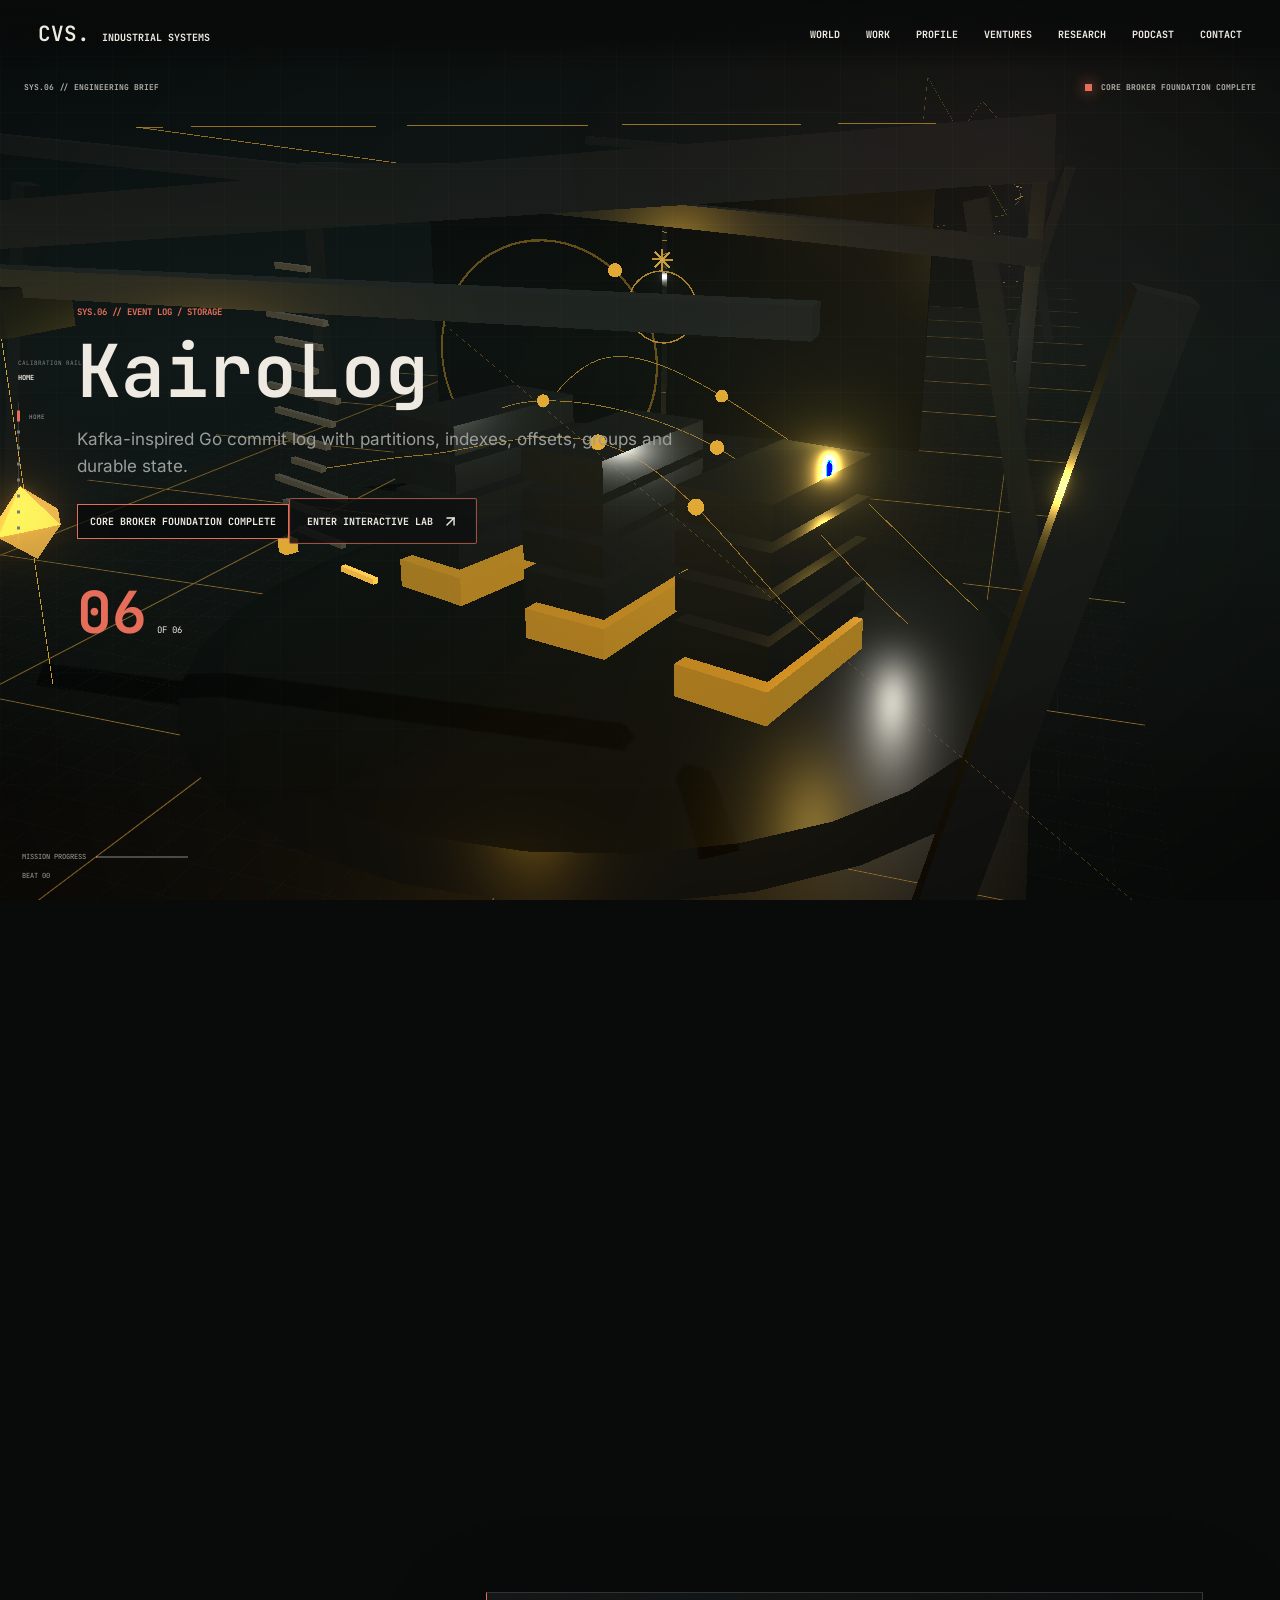
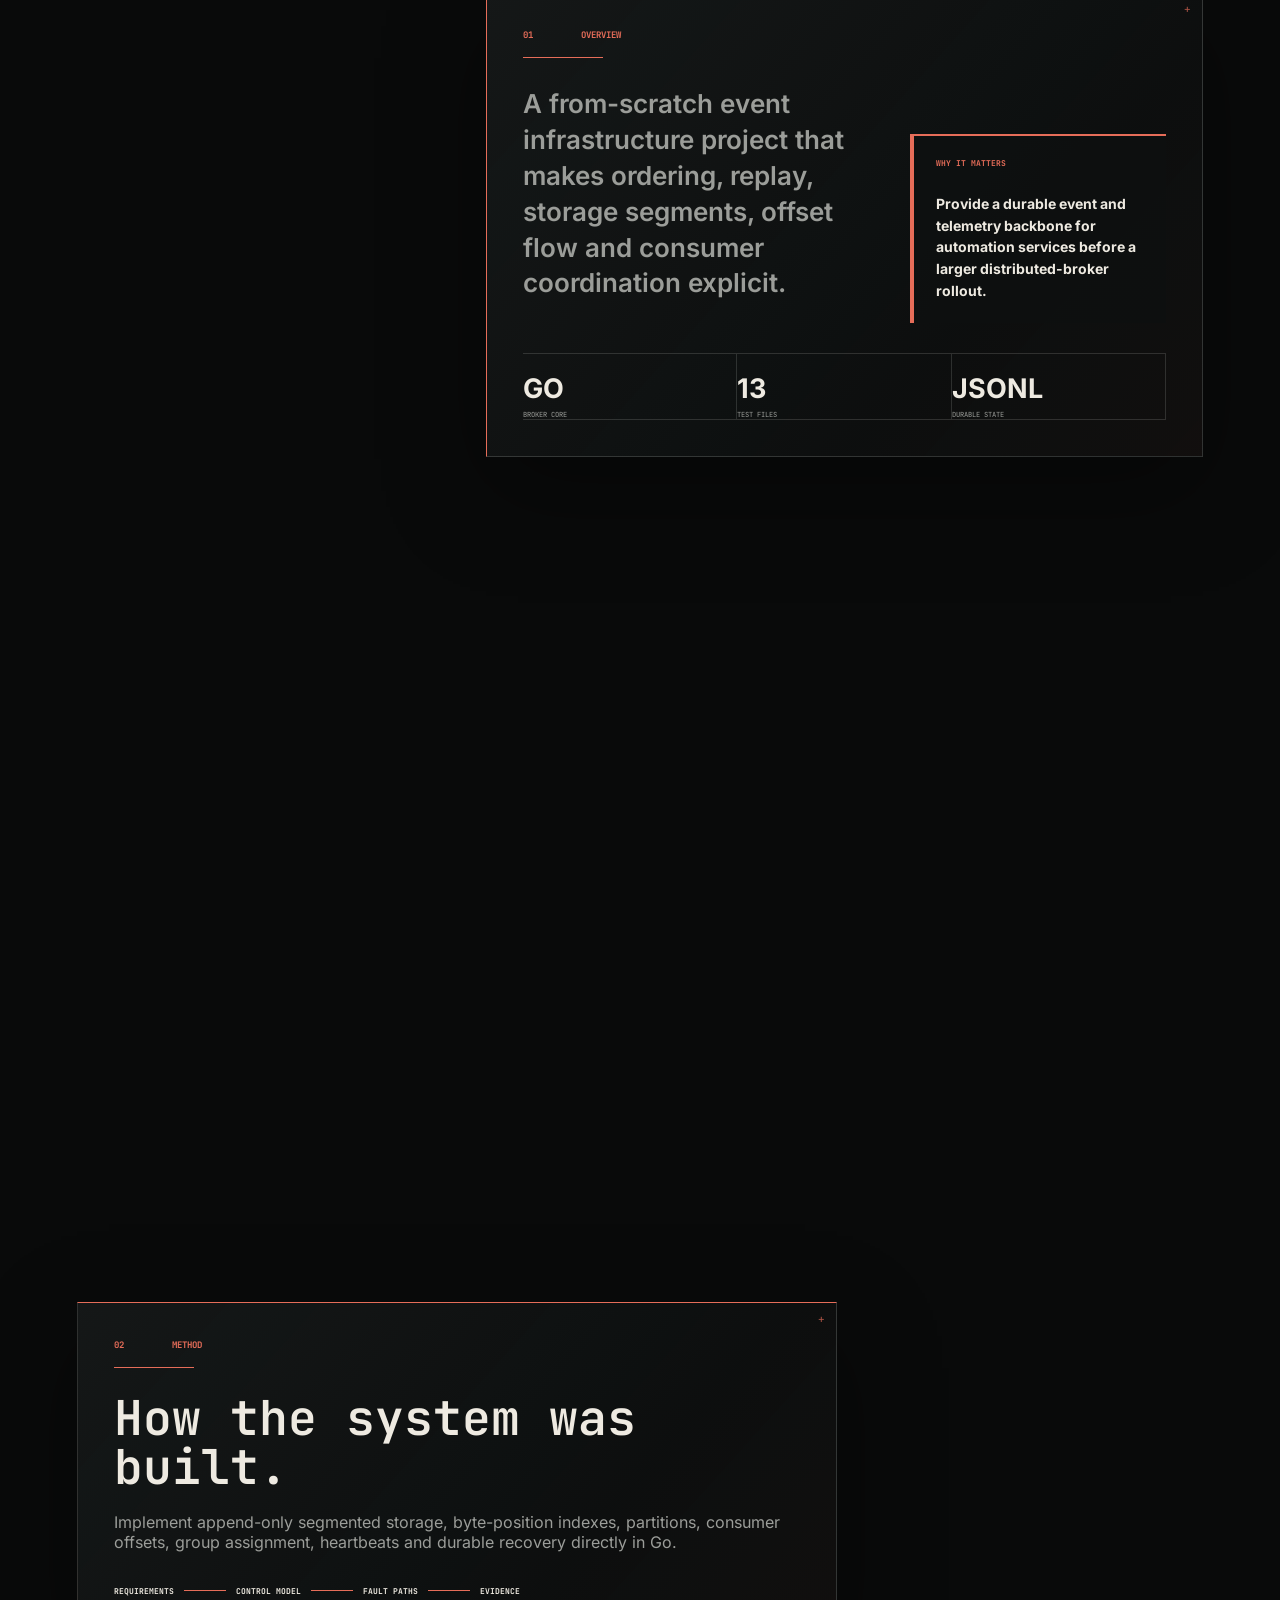
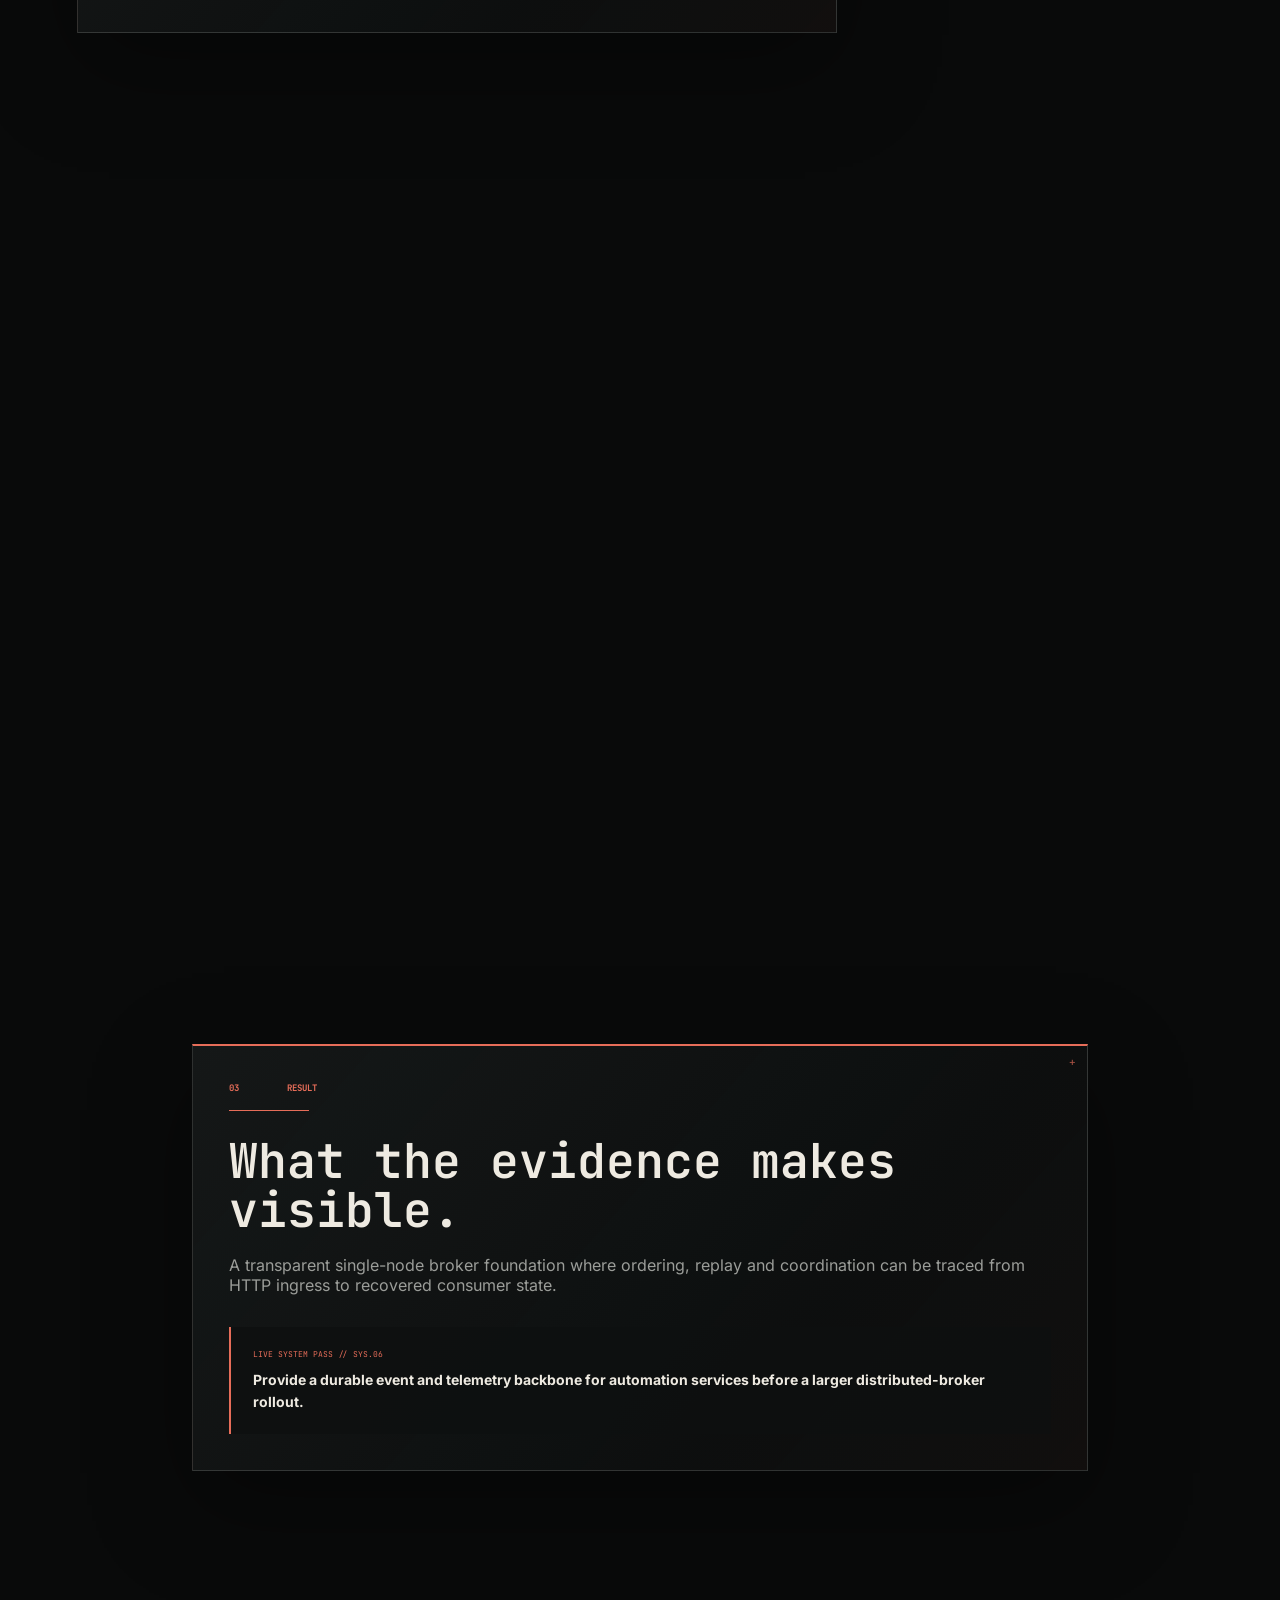
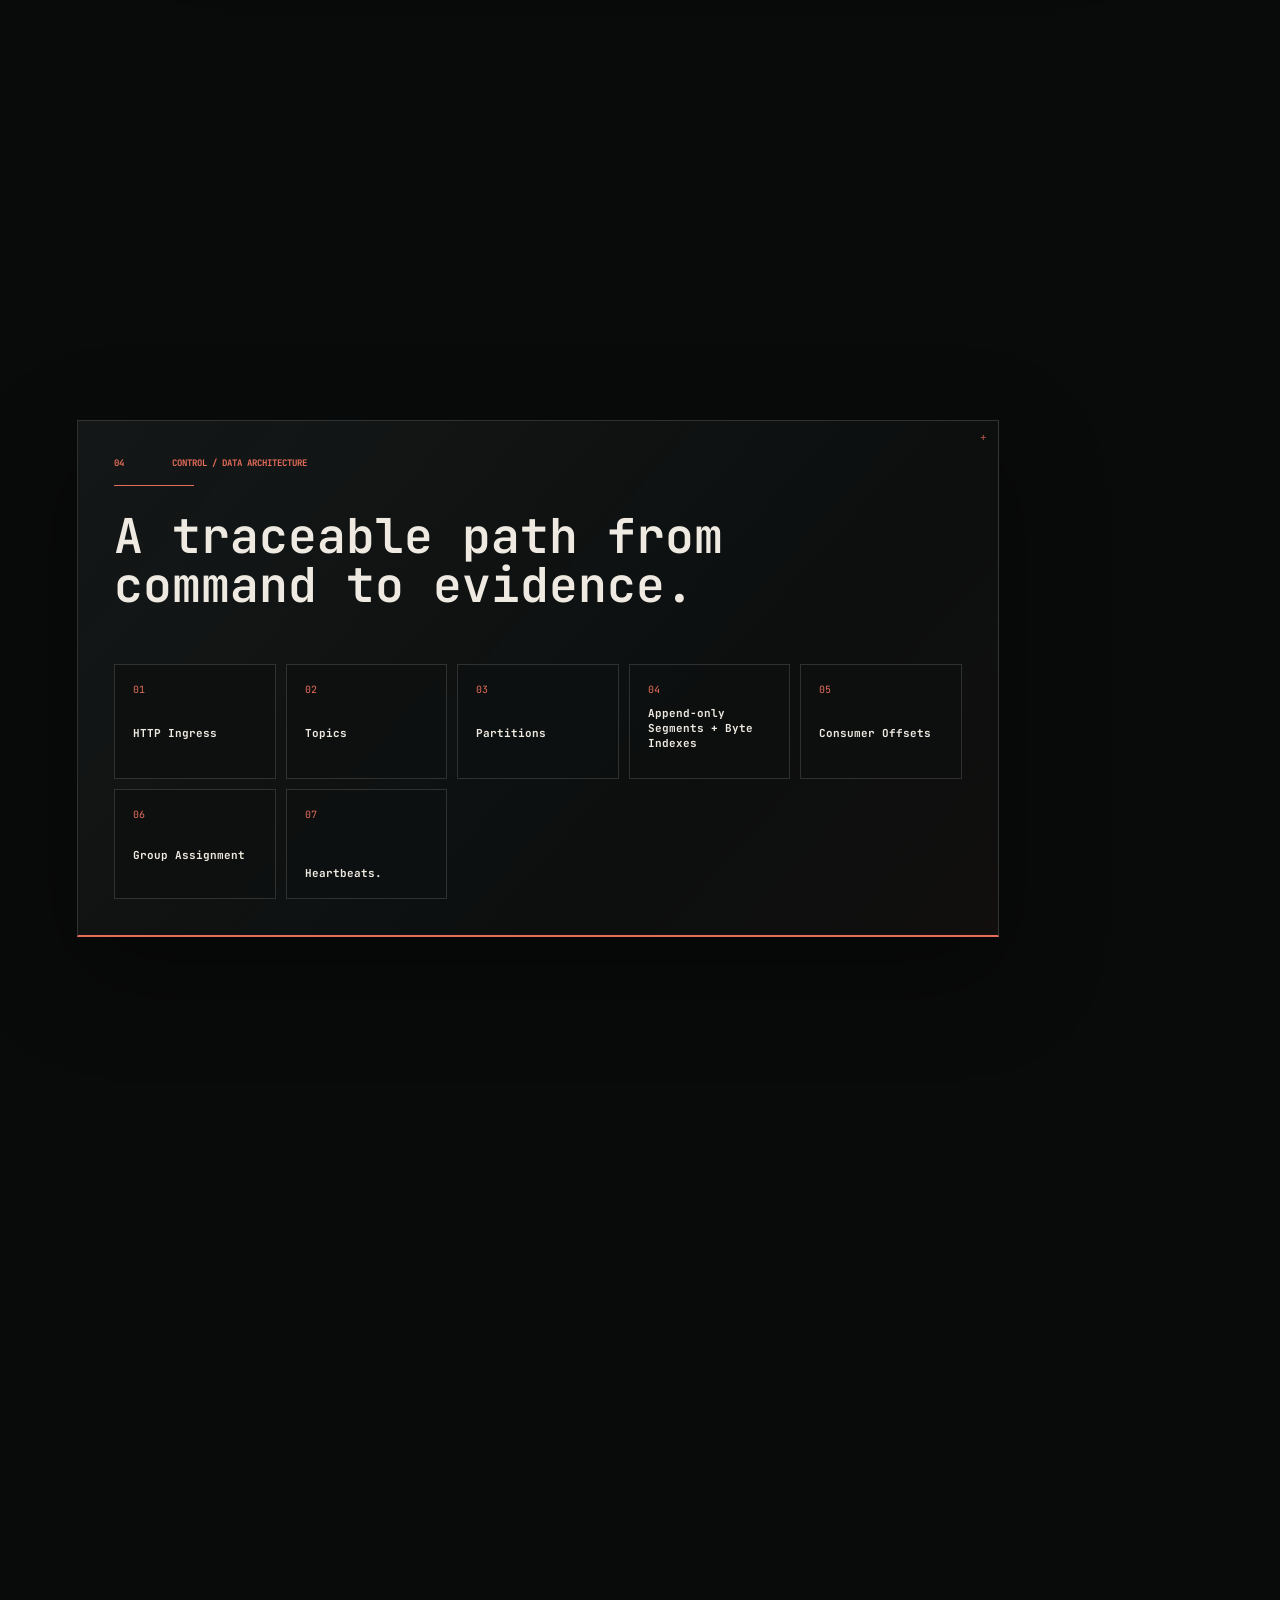
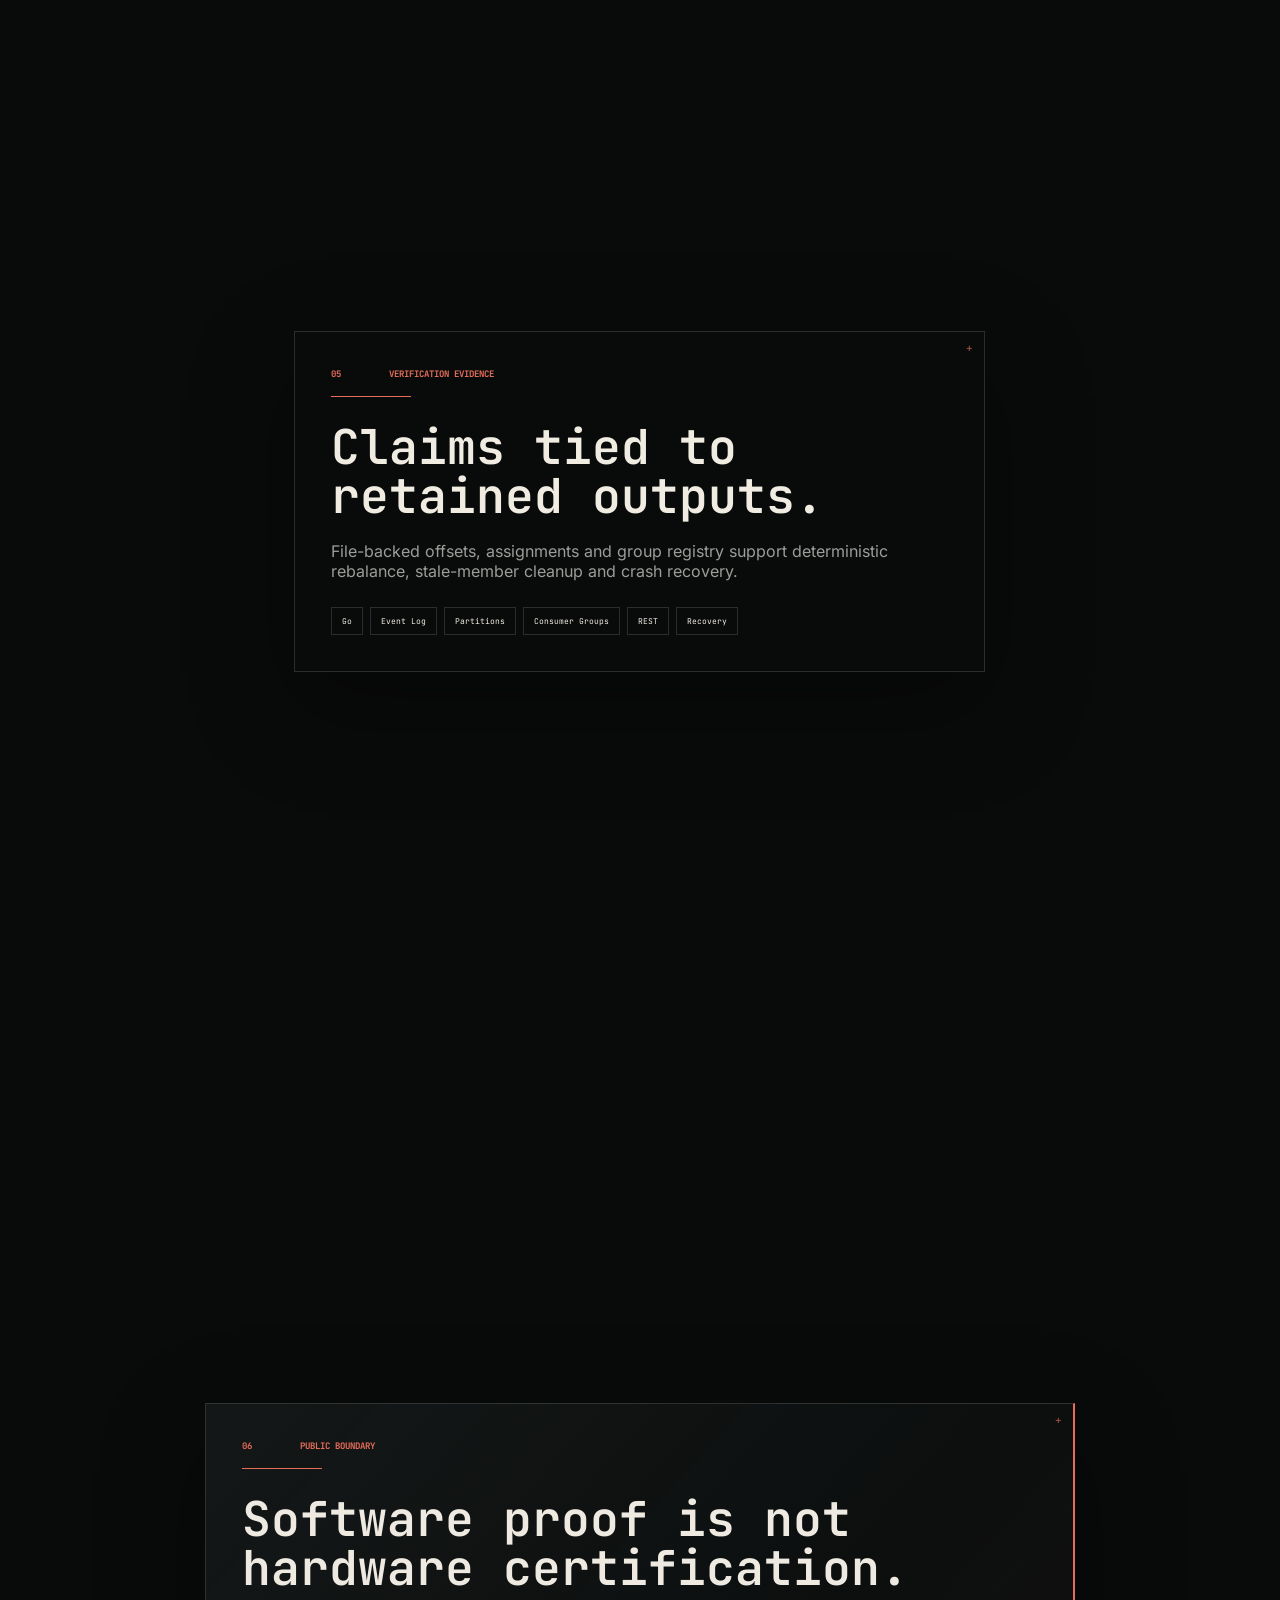
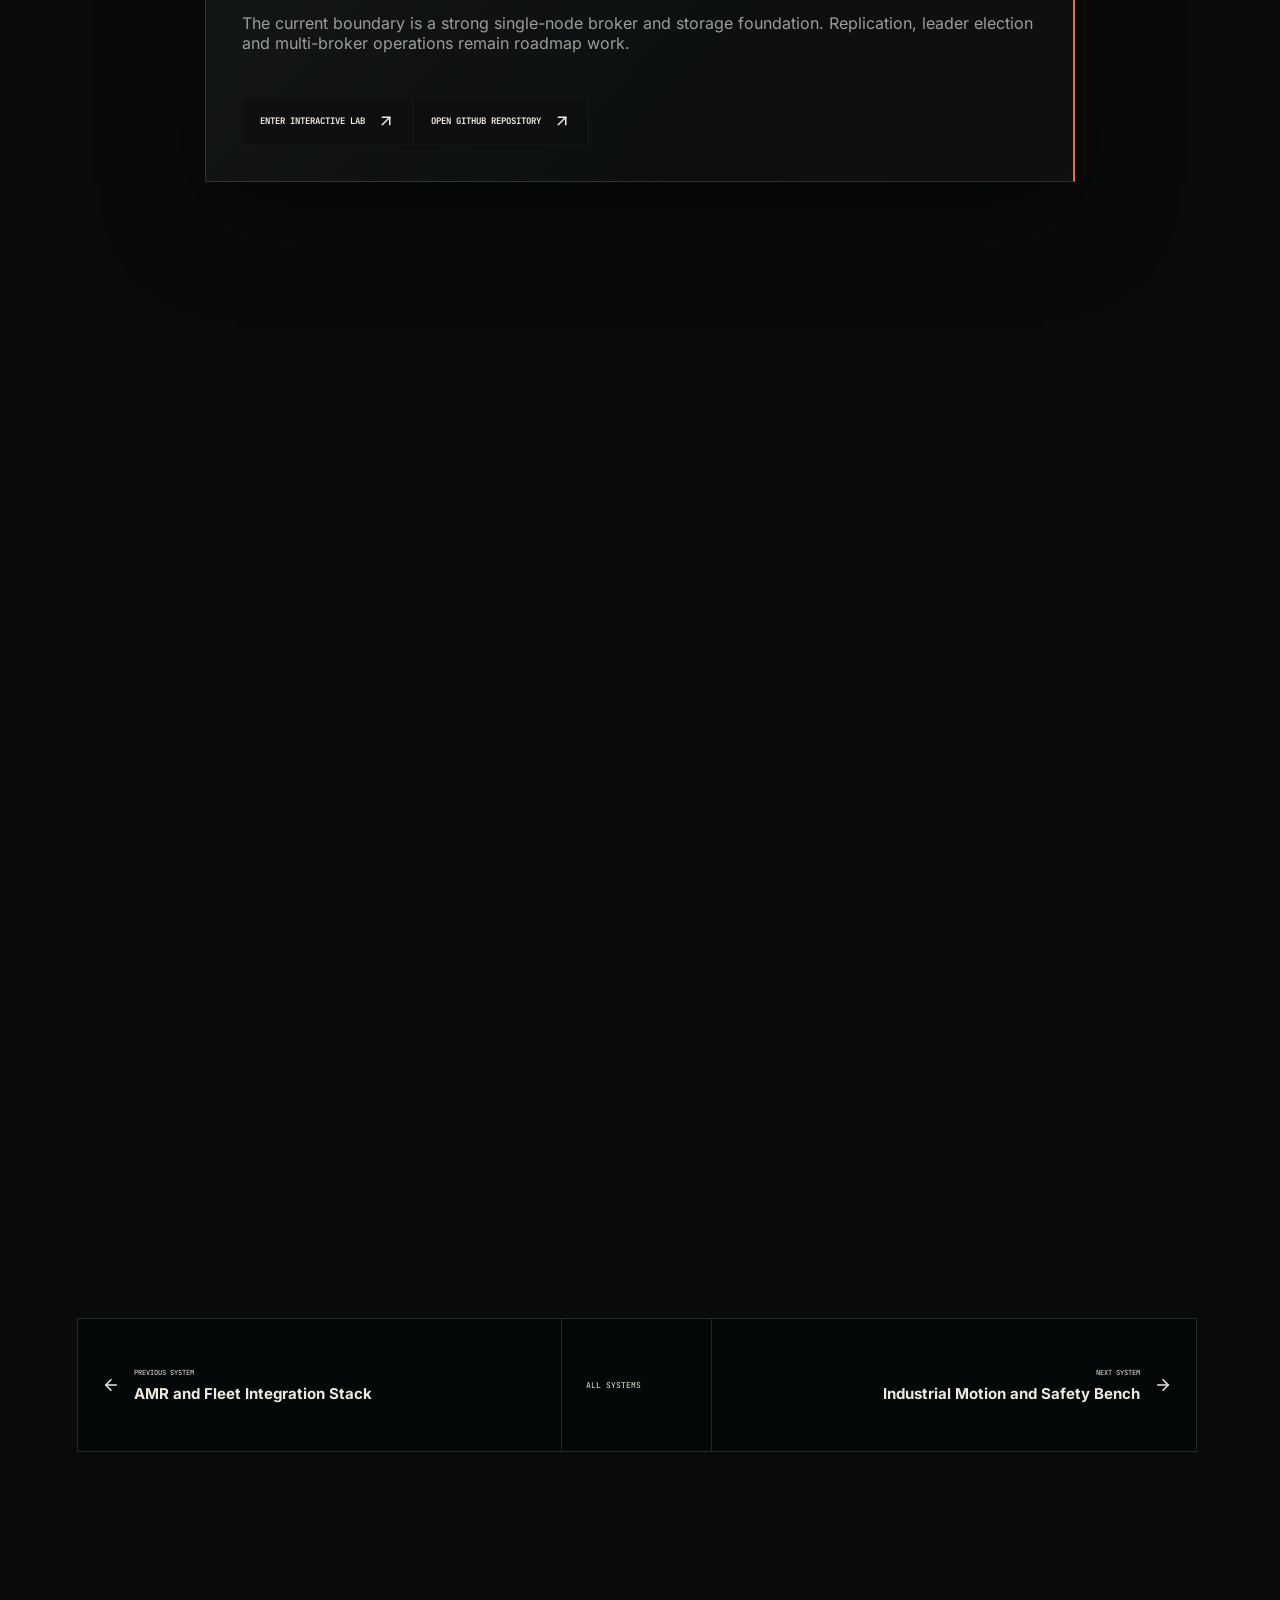
<file: chander-portfolio/brief/kairolog/index.html>
<!DOCTYPE html><html lang="en"><head><meta charSet="utf-8"/><link rel="preconnect" href="/" crossorigin=""/><meta name="viewport" content="width=device-width, initial-scale=1"/><link rel="stylesheet" href="/chander-portfolio/_next/static/chunks/0qh0tvttr1dg1.css" data-precedence="next"/><link rel="preload" as="script" fetchPriority="low" href="/chander-portfolio/_next/static/chunks/1u8kf-cumb-f7.js"/><script src="/chander-portfolio/_next/static/chunks/0ro772wcmsc4w.js" async=""></script><script src="/chander-portfolio/_next/static/chunks/09uts2_ifw52c.js" async=""></script><script src="/chander-portfolio/_next/static/chunks/3jh1u-s3k0bkk.js" async=""></script><script src="/chander-portfolio/_next/static/chunks/turbopack-1hiw7lk862gdo.js" async=""></script><script src="/chander-portfolio/_next/static/chunks/158myu8e_yme3.js" async=""></script><script src="/chander-portfolio/_next/static/chunks/0edifo32t0a8d.js" async=""></script><script src="/chander-portfolio/_next/static/chunks/3ykpwyxfx6ygj.js" async=""></script><script src="/chander-portfolio/_next/static/chunks/0zjkhgexvzd2p.js" async=""></script><script src="/chander-portfolio/_next/static/chunks/3u_3q9ar285w3.js" async=""></script><title>KairoLog | Chander Vinayak Sharma</title><meta name="description" content="A from-scratch event infrastructure project that makes ordering, replay, storage segments, offset flow and consumer coordination explicit."/><link rel="icon" href="/chander-portfolio/icon.svg?icon.0dpcyqkmdi800.svg" sizes="any" type="image/svg+xml"/><script src="/chander-portfolio/_next/static/chunks/0cz1d0mv5g_q7.js" noModule=""></script></head><body><div hidden=""><!--$--><!--/$--></div><script>(()=>{try{const n=performance.getEntriesByType('navigation')[0];const full=n?.type==='reload'||!sessionStorage.getItem('cvs-normal-entry-ready-v1');document.documentElement.dataset.cvsLoader=full?'full':'skip'}catch(e){document.documentElement.dataset.cvsLoader='full'}})();</script><main class="stage-site stage-route project-route project-route--broker cinematic-root" style="--route-surface:#bbb8ae;--data-accent:#e0a62d;--route-accent:#e66d59;--route-ink:#2f2d28"><div class="cvs-entry-loader " data-loader-progress="0" role="status" aria-live="polite" aria-label="CVS system initialization: 0%"><div class="loader-orbit" aria-hidden="true"><i></i><i></i><i></i></div><div class="loader-console"><span>CVS. // SYSTEM INITIALIZATION</span><strong>000<!-- -->%</strong><div class="loader-rail" aria-hidden="true"><i></i></div><p>INITIALIZING INTERFACE</p><small>INTERFACE / TYPOGRAPHY / SCENE GRAPH / PORTFOLIO SYSTEMS</small></div></div><div class="route-curtain" aria-hidden="true"><span></span><span></span><span></span><b>CVS // SYSTEM TRANSITION</b></div><div class="cinematic-grain" aria-hidden="true"></div><div class="editorial-cursor" aria-hidden="true"><i class="editorial-cursor__ring"></i><i class="editorial-cursor__dot"></i></div><div class="scroll-telemetry" aria-hidden="true"><span>MISSION PROGRESS</span><i></i></div><header class="site-nav site-nav--inverse "><a class="site-mark" href="/chander-portfolio/"><strong>CVS.</strong><span>INDUSTRIAL SYSTEMS</span></a><nav aria-label="Primary navigation"><a href="/chander-portfolio/world/">WORLD</a><a href="/chander-portfolio/#work">WORK</a><a href="/chander-portfolio/channel/profile/">PROFILE</a><a href="/chander-portfolio/channel/ventures/">VENTURES</a><a href="/chander-portfolio/channel/research/">RESEARCH</a><a href="/chander-portfolio/channel/podcast/">PODCAST</a><a href="/chander-portfolio/channel/contact/">CONTACT</a></nav><button type="button" class="nav-toggle" aria-label="Open navigation"><svg xmlns="http://www.w3.org/2000/svg" width="19" height="19" viewBox="0 0 24 24" fill="none" stroke="currentColor" stroke-width="2" stroke-linecap="round" stroke-linejoin="round" class="lucide lucide-menu" aria-hidden="true"><path d="M4 5h16"></path><path d="M4 12h16"></path><path d="M4 19h16"></path></svg></button></header><div class="persistent-stage" aria-hidden="true"><div style="position:relative;width:100%;height:100%;overflow:hidden;pointer-events:auto"><div style="width:100%;height:100%"><canvas style="display:block"></canvas></div></div><div class="stage-atmosphere"></div><div class="stage-scanline"></div></div><div class="mission-hud" aria-hidden="true"><div><span>SYS.06<!-- --> // ENGINEERING BRIEF</span></div><div><i></i><span>CORE BROKER FOUNDATION COMPLETE</span></div></div><div class="stage-scroll"><section id="frame-0" class="stage-frame stage-frame--route-hero" data-stage-frame="true" data-stage-enter="zoom" data-stage-effect="aperture" data-stage-index="0"><div class="stage-frame__viewport"><div class="stage-panel stage-panel--clear"><div class="route-stage-hero"><span>SYS.06<!-- --> // <!-- -->EVENT LOG / STORAGE</span><h1>KairoLog</h1><p>Kafka-inspired Go commit log with partitions, indexes, offsets, groups and durable state.</p><div class="project-status">CORE BROKER FOUNDATION COMPLETE</div><a class="route-world-link" href="/chander-portfolio/world/?room=kairolog">ENTER INTERACTIVE LAB<!-- --> <svg xmlns="http://www.w3.org/2000/svg" width="17" height="17" viewBox="0 0 24 24" fill="none" stroke="currentColor" stroke-width="2" stroke-linecap="round" stroke-linejoin="round" class="lucide lucide-arrow-up-right" aria-hidden="true"><path d="M7 7h10v10"></path><path d="M7 17 17 7"></path></svg></a><div class="route-hero-index"><strong>06</strong><span>OF <!-- -->06</span></div></div></div></div></section><section id="frame-1" class="stage-frame stage-frame--overview" data-stage-frame="true" data-stage-enter="left" data-stage-effect="orbit" data-stage-index="1"><div class="stage-frame__viewport"><div class="stage-panel stage-panel--glass"><div class="route-section-label"><span>01</span><strong>OVERVIEW</strong></div><div class="route-lead"><p>A from-scratch event infrastructure project that makes ordering, replay, storage segments, offset flow and consumer coordination explicit.</p><div class="route-purpose"><span>WHY IT MATTERS</span><strong>Provide a durable event and telemetry backbone for automation services before a larger distributed-broker rollout.</strong></div></div><div class="route-metric-row"><div><strong>GO</strong><span>BROKER CORE</span></div><div><strong>13</strong><span>TEST FILES</span></div><div><strong>JSONL</strong><span>DURABLE STATE</span></div></div></div></div></section><section id="frame-2" class="stage-frame stage-frame--method" data-stage-frame="true" data-stage-enter="right" data-stage-effect="relay" data-stage-index="2"><div class="stage-frame__viewport"><div class="stage-panel stage-panel--glass"><div class="route-section-label"><span>02</span><strong>METHOD</strong></div><h2>How the system was built.</h2><p>Implement append-only segmented storage, byte-position indexes, partitions, consumer offsets, group assignment, heartbeats and durable recovery directly in Go.</p><div class="stage-method-signal"><span>REQUIREMENTS</span><i></i><span>CONTROL MODEL</span><i></i><span>FAULT PATHS</span><i></i><span>EVIDENCE</span></div></div></div></section><section id="frame-3" class="stage-frame stage-frame--result" data-stage-frame="true" data-stage-enter="up" data-stage-effect="plunge" data-stage-index="3"><div class="stage-frame__viewport"><div class="stage-panel stage-panel--glass"><div class="route-section-label"><span>03</span><strong>RESULT</strong></div><h2>What the evidence makes visible.</h2><p>A transparent single-node broker foundation where ordering, replay and coordination can be traced from HTTP ingress to recovered consumer state.</p><div class="stage-live-callout"><span>LIVE SYSTEM PASS // <!-- -->SYS.06</span><strong>Provide a durable event and telemetry backbone for automation services before a larger distributed-broker rollout.</strong></div></div></div></section><section id="frame-4" class="stage-frame stage-frame--architecture" data-stage-frame="true" data-stage-enter="left" data-stage-effect="assemble" data-stage-index="4"><div class="stage-frame__viewport"><div class="stage-panel stage-panel--glass"><div class="route-section-label"><span>04</span><strong>CONTROL / DATA ARCHITECTURE</strong></div><h2>A traceable path from command to evidence.</h2><div class="architecture-ribbon"><div><span>01</span><strong>HTTP Ingress</strong><i></i></div><div><span>02</span><strong>Topics</strong><i></i></div><div><span>03</span><strong>Partitions</strong><i></i></div><div><span>04</span><strong>Append-only Segments + Byte Indexes</strong><i></i></div><div><span>05</span><strong>Consumer Offsets</strong><i></i></div><div><span>06</span><strong>Group Assignment</strong><i></i></div><div><span>07</span><strong>Heartbeats.</strong></div></div></div></div></section><section id="frame-5" class="stage-frame stage-frame--evidence" data-stage-frame="true" data-stage-enter="right" data-stage-effect="constellation" data-stage-index="5"><div class="stage-frame__viewport"><div class="stage-panel stage-panel--dark"><div class="route-section-label"><span>05</span><strong>VERIFICATION EVIDENCE</strong></div><h2>Claims tied to retained outputs.</h2><p>File-backed offsets, assignments and group registry support deterministic rebalance, stale-member cleanup and crash recovery.</p><div class="evidence-tags"><span>Go</span><span>Event Log</span><span>Partitions</span><span>Consumer Groups</span><span>REST</span><span>Recovery</span></div></div></div></section><section id="frame-6" class="stage-frame stage-frame--boundary" data-stage-frame="true" data-stage-enter="up" data-stage-effect="shutter" data-stage-index="6"><div class="stage-frame__viewport"><div class="stage-panel stage-panel--glass"><div class="route-section-label"><span>06</span><strong>PUBLIC BOUNDARY</strong></div><h2>Software proof is not hardware certification.</h2><p>The current boundary is a strong single-node broker and storage foundation. Replication, leader election and multi-broker operations remain roadmap work.</p><a class="stage-primary-link" href="/chander-portfolio/world/?room=kairolog">ENTER INTERACTIVE LAB<!-- --> <svg xmlns="http://www.w3.org/2000/svg" width="18" height="18" viewBox="0 0 24 24" fill="none" stroke="currentColor" stroke-width="2" stroke-linecap="round" stroke-linejoin="round" class="lucide lucide-arrow-up-right" aria-hidden="true"><path d="M7 7h10v10"></path><path d="M7 17 17 7"></path></svg></a><a class="stage-primary-link" href="https://github.com/chad416/kairolog-" target="_blank" rel="noreferrer">OPEN GITHUB REPOSITORY <svg xmlns="http://www.w3.org/2000/svg" width="18" height="18" viewBox="0 0 24 24" fill="none" stroke="currentColor" stroke-width="2" stroke-linecap="round" stroke-linejoin="round" class="lucide lucide-arrow-up-right" aria-hidden="true"><path d="M7 7h10v10"></path><path d="M7 17 17 7"></path></svg></a></div></div></section><section id="frame-7" class="stage-frame stage-frame--pagination" data-stage-frame="true" data-stage-enter="zoom" data-stage-effect="tunnel" data-stage-index="7"><div class="stage-frame__viewport"><div class="stage-panel stage-panel--clear"><nav class="stage-pagination" aria-label="Project pagination"><a href="/chander-portfolio/brief/amr-fleet/"><svg xmlns="http://www.w3.org/2000/svg" width="18" height="18" viewBox="0 0 24 24" fill="none" stroke="currentColor" stroke-width="2" stroke-linecap="round" stroke-linejoin="round" class="lucide lucide-arrow-left" aria-hidden="true"><path d="m12 19-7-7 7-7"></path><path d="M19 12H5"></path></svg><span>PREVIOUS SYSTEM</span><strong>AMR and Fleet Integration Stack</strong></a><a href="/chander-portfolio/">ALL SYSTEMS</a><a href="/chander-portfolio/brief/motion-safety/"><span>NEXT SYSTEM</span><strong>Industrial Motion and Safety Bench</strong><svg xmlns="http://www.w3.org/2000/svg" width="18" height="18" viewBox="0 0 24 24" fill="none" stroke="currentColor" stroke-width="2" stroke-linecap="round" stroke-linejoin="round" class="lucide lucide-arrow-right" aria-hidden="true"><path d="M5 12h14"></path><path d="m12 5 7 7-7 7"></path></svg></a></nav></div></div></section></div></main><!--$--><!--/$--><script src="/chander-portfolio/_next/static/chunks/1u8kf-cumb-f7.js" id="_R_" async=""></script><script>(self.__next_f=self.__next_f||[]).push([0])</script><script>self.__next_f.push([1,"1:\"$Sreact.fragment\"\n2:I[39756,[\"/chander-portfolio/_next/static/chunks/158myu8e_yme3.js\"],\"default\"]\n3:I[37457,[\"/chander-portfolio/_next/static/chunks/158myu8e_yme3.js\"],\"default\"]\n5:I[97367,[\"/chander-portfolio/_next/static/chunks/158myu8e_yme3.js\"],\"OutletBoundary\"]\n6:\"$Sreact.suspense\"\n9:I[97367,[\"/chander-portfolio/_next/static/chunks/158myu8e_yme3.js\"],\"ViewportBoundary\"]\nb:I[97367,[\"/chander-portfolio/_next/static/chunks/158myu8e_yme3.js\"],\"MetadataBoundary\"]\nd:I[68027,[\"/chander-portfolio/_next/static/chunks/158myu8e_yme3.js\"],\"default\",1]\n:HL[\"/chander-portfolio/_next/static/chunks/0qh0tvttr1dg1.css\",\"style\"]\n:HC[\"/\",\"\"]\n"])</script><script>self.__next_f.push([1,"0:{\"P\":null,\"c\":[\"\",\"brief\",\"kairolog\",\"\"],\"q\":\"\",\"i\":false,\"f\":[[[\"\",{\"children\":[\"brief\",{\"children\":[[\"slug\",\"kairolog\",\"d\",null],{\"children\":[\"__PAGE__\",{}]}]}]},\"$undefined\",\"$undefined\",16],[[\"$\",\"$1\",\"c\",{\"children\":[[[\"$\",\"link\",\"0\",{\"rel\":\"stylesheet\",\"href\":\"/chander-portfolio/_next/static/chunks/0qh0tvttr1dg1.css\",\"precedence\":\"next\",\"crossOrigin\":\"$undefined\",\"nonce\":\"$undefined\"}],[\"$\",\"script\",\"script-0\",{\"src\":\"/chander-portfolio/_next/static/chunks/158myu8e_yme3.js\",\"async\":true,\"nonce\":\"$undefined\"}]],[\"$\",\"html\",null,{\"lang\":\"en\",\"children\":[\"$\",\"body\",null,{\"children\":[[\"$\",\"script\",null,{\"dangerouslySetInnerHTML\":{\"__html\":\"(()=\u003e{try{const n=performance.getEntriesByType('navigation')[0];const full=n?.type==='reload'||!sessionStorage.getItem('cvs-normal-entry-ready-v1');document.documentElement.dataset.cvsLoader=full?'full':'skip'}catch(e){document.documentElement.dataset.cvsLoader='full'}})();\"}}],[\"$\",\"$L2\",null,{\"parallelRouterKey\":\"children\",\"error\":\"$undefined\",\"errorStyles\":\"$undefined\",\"errorScripts\":\"$undefined\",\"template\":[\"$\",\"$L3\",null,{}],\"templateStyles\":\"$undefined\",\"templateScripts\":\"$undefined\",\"notFound\":[[[\"$\",\"title\",null,{\"children\":\"404: This page could not be found.\"}],[\"$\",\"div\",null,{\"style\":{\"fontFamily\":\"system-ui,\\\"Segoe UI\\\",Roboto,Helvetica,Arial,sans-serif,\\\"Apple Color Emoji\\\",\\\"Segoe UI Emoji\\\"\",\"height\":\"100vh\",\"textAlign\":\"center\",\"display\":\"flex\",\"flexDirection\":\"column\",\"alignItems\":\"center\",\"justifyContent\":\"center\"},\"children\":[\"$\",\"div\",null,{\"children\":[[\"$\",\"style\",null,{\"dangerouslySetInnerHTML\":{\"__html\":\"body{color:#000;background:#fff;margin:0}.next-error-h1{border-right:1px solid rgba(0,0,0,.3)}@media (prefers-color-scheme:dark){body{color:#fff;background:#000}.next-error-h1{border-right:1px solid rgba(255,255,255,.3)}}\"}}],[\"$\",\"h1\",null,{\"className\":\"next-error-h1\",\"style\":{\"display\":\"inline-block\",\"margin\":\"0 20px 0 0\",\"padding\":\"0 23px 0 0\",\"fontSize\":24,\"fontWeight\":500,\"verticalAlign\":\"top\",\"lineHeight\":\"49px\"},\"children\":404}],[\"$\",\"div\",null,{\"style\":{\"display\":\"inline-block\"},\"children\":[\"$\",\"h2\",null,{\"style\":{\"fontSize\":14,\"fontWeight\":400,\"lineHeight\":\"49px\",\"margin\":0},\"children\":\"This page could not be found.\"}]}]]}]}]],[]],\"forbidden\":\"$undefined\",\"unauthorized\":\"$undefined\"}]]}]}]]}],{\"children\":[[\"$\",\"$1\",\"c\",{\"children\":[null,[\"$\",\"$L2\",null,{\"parallelRouterKey\":\"children\",\"error\":\"$undefined\",\"errorStyles\":\"$undefined\",\"errorScripts\":\"$undefined\",\"template\":[\"$\",\"$L3\",null,{}],\"templateStyles\":\"$undefined\",\"templateScripts\":\"$undefined\",\"notFound\":\"$undefined\",\"forbidden\":\"$undefined\",\"unauthorized\":\"$undefined\"}]]}],{\"children\":[[\"$\",\"$1\",\"c\",{\"children\":[null,[\"$\",\"$L2\",null,{\"parallelRouterKey\":\"children\",\"error\":\"$undefined\",\"errorStyles\":\"$undefined\",\"errorScripts\":\"$undefined\",\"template\":[\"$\",\"$L3\",null,{}],\"templateStyles\":\"$undefined\",\"templateScripts\":\"$undefined\",\"notFound\":\"$undefined\",\"forbidden\":\"$undefined\",\"unauthorized\":\"$undefined\"}]]}],{\"children\":[[\"$\",\"$1\",\"c\",{\"children\":[\"$L4\",[[\"$\",\"script\",\"script-0\",{\"src\":\"/chander-portfolio/_next/static/chunks/0edifo32t0a8d.js\",\"async\":true,\"nonce\":\"$undefined\"}],[\"$\",\"script\",\"script-1\",{\"src\":\"/chander-portfolio/_next/static/chunks/3ykpwyxfx6ygj.js\",\"async\":true,\"nonce\":\"$undefined\"}],[\"$\",\"script\",\"script-2\",{\"src\":\"/chander-portfolio/_next/static/chunks/0zjkhgexvzd2p.js\",\"async\":true,\"nonce\":\"$undefined\"}],[\"$\",\"script\",\"script-3\",{\"src\":\"/chander-portfolio/_next/static/chunks/3u_3q9ar285w3.js\",\"async\":true,\"nonce\":\"$undefined\"}]],[\"$\",\"$L5\",null,{\"children\":[\"$\",\"$6\",null,{\"name\":\"Next.MetadataOutlet\",\"children\":\"$@7\"}]}]]}],{},null,false,null]},null,false,\"$@8\"]},null,false,\"$@8\"]},null,false,null],[\"$\",\"$1\",\"h\",{\"children\":[null,[\"$\",\"$L9\",null,{\"children\":\"$La\"}],[\"$\",\"div\",null,{\"hidden\":true,\"children\":[\"$\",\"$Lb\",null,{\"children\":[\"$\",\"$6\",null,{\"name\":\"Next.Metadata\",\"children\":\"$Lc\"}]}]}],null]}],false]],\"m\":\"$undefined\",\"G\":[\"$d\",[[\"$\",\"link\",\"0\",{\"rel\":\"stylesheet\",\"href\":\"/chander-portfolio/_next/static/chunks/0qh0tvttr1dg1.css\",\"precedence\":\"next\",\"crossOrigin\":\"$undefined\",\"nonce\":\"$undefined\"}]]],\"S\":true,\"h\":null,\"s\":\"$undefined\",\"l\":\"$undefined\",\"p\":\"$undefined\",\"d\":\"$undefined\",\"b\":\"uqc1agG-y_qn7TVQgQm7L\"}\n"])</script><script>self.__next_f.push([1,"e:[]\n8:\"$We\"\n"])</script><script>self.__next_f.push([1,"f:I[7607,[\"/chander-portfolio/_next/static/chunks/158myu8e_yme3.js\",\"/chander-portfolio/_next/static/chunks/0edifo32t0a8d.js\",\"/chander-portfolio/_next/static/chunks/3ykpwyxfx6ygj.js\",\"/chander-portfolio/_next/static/chunks/0zjkhgexvzd2p.js\",\"/chander-portfolio/_next/static/chunks/3u_3q9ar285w3.js\"],\"default\"]\n"])</script><script>self.__next_f.push([1,"4:[\"$\",\"$Lf\",null,{\"project\":{\"id\":\"SYS.06\",\"slug\":\"kairolog\",\"short\":\"EVENT LOG / STORAGE\",\"title\":\"KairoLog\",\"subtitle\":\"Kafka-inspired Go commit log with partitions, indexes, offsets, groups and durable state.\",\"status\":\"CORE BROKER FOUNDATION COMPLETE\",\"kind\":\"broker\",\"theme\":[\"#bbb8ae\",\"#e0a62d\",\"#2f2d28\"],\"visual\":\"/assets/project-kairolog.png\",\"position\":[8,1,-77],\"github\":\"https://github.com/chad416/kairolog-\",\"summary\":\"A from-scratch event infrastructure project that makes ordering, replay, storage segments, offset flow and consumer coordination explicit.\",\"useCase\":\"Provide a durable event and telemetry backbone for automation services before a larger distributed-broker rollout.\",\"method\":\"Implement append-only segmented storage, byte-position indexes, partitions, consumer offsets, group assignment, heartbeats and durable recovery directly in Go.\",\"result\":\"A transparent single-node broker foundation where ordering, replay and coordination can be traced from HTTP ingress to recovered consumer state.\",\"metrics\":[[\"GO\",\"BROKER CORE\"],[\"13\",\"TEST FILES\"],[\"JSONL\",\"DURABLE STATE\"]],\"architecture\":\"HTTP Ingress -\u003e Topics -\u003e Partitions -\u003e Append-only Segments + Byte Indexes -\u003e Consumer Offsets -\u003e Group Assignment -\u003e Heartbeats.\",\"evidence\":\"File-backed offsets, assignments and group registry support deterministic rebalance, stale-member cleanup and crash recovery.\",\"boundary\":\"The current boundary is a strong single-node broker and storage foundation. Replication, leader election and multi-broker operations remain roadmap work.\",\"tags\":[\"Go\",\"Event Log\",\"Partitions\",\"Consumer Groups\",\"REST\",\"Recovery\"]},\"projectIndex\":5}]\n"])</script><script>self.__next_f.push([1,"a:[[\"$\",\"meta\",\"0\",{\"charSet\":\"utf-8\"}],[\"$\",\"meta\",\"1\",{\"name\":\"viewport\",\"content\":\"width=device-width, initial-scale=1\"}]]\n"])</script><script>self.__next_f.push([1,"10:I[27201,[\"/chander-portfolio/_next/static/chunks/158myu8e_yme3.js\"],\"IconMark\"]\n7:null\nc:[[\"$\",\"title\",\"0\",{\"children\":\"KairoLog | Chander Vinayak Sharma\"}],[\"$\",\"meta\",\"1\",{\"name\":\"description\",\"content\":\"A from-scratch event infrastructure project that makes ordering, replay, storage segments, offset flow and consumer coordination explicit.\"}],[\"$\",\"link\",\"2\",{\"rel\":\"icon\",\"href\":\"/chander-portfolio/icon.svg?icon.0dpcyqkmdi800.svg\",\"sizes\":\"any\",\"type\":\"image/svg+xml\"}],[\"$\",\"$L10\",\"3\",{}]]\n"])</script></body></html>
</file>
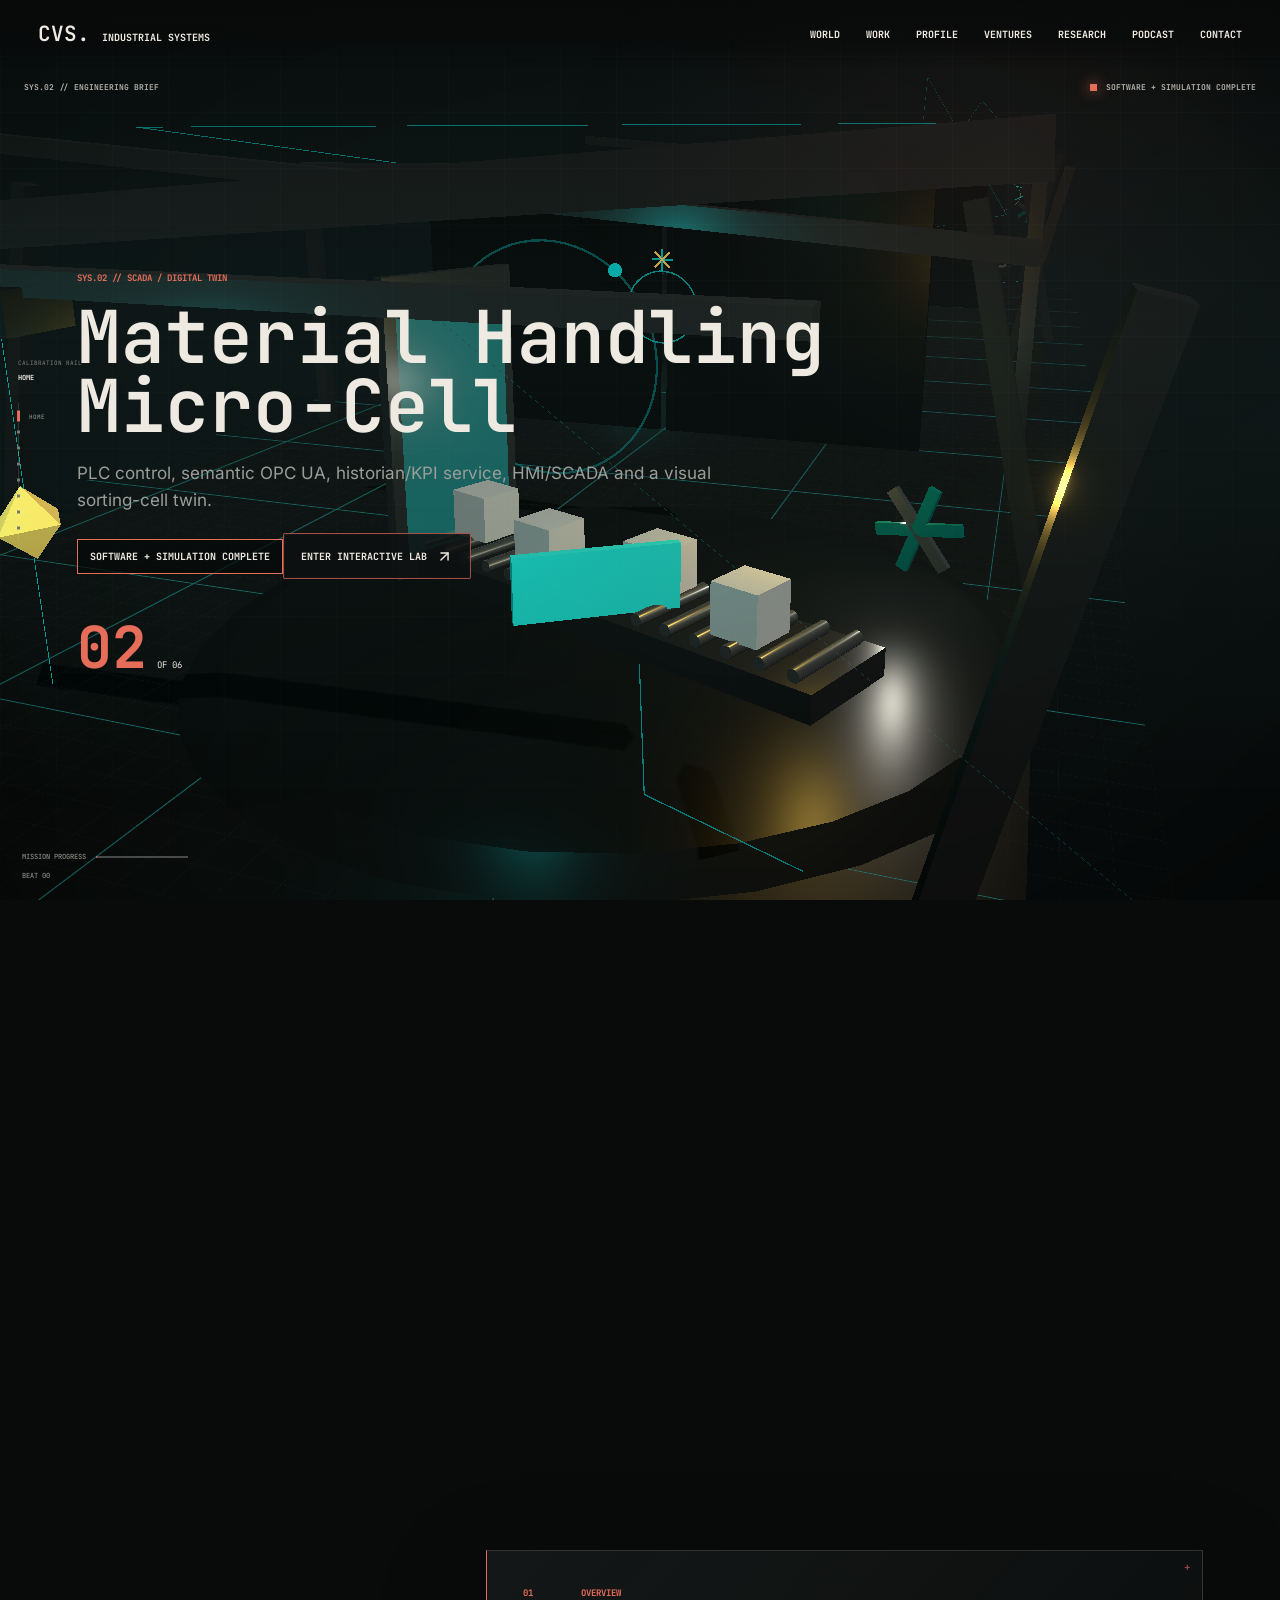
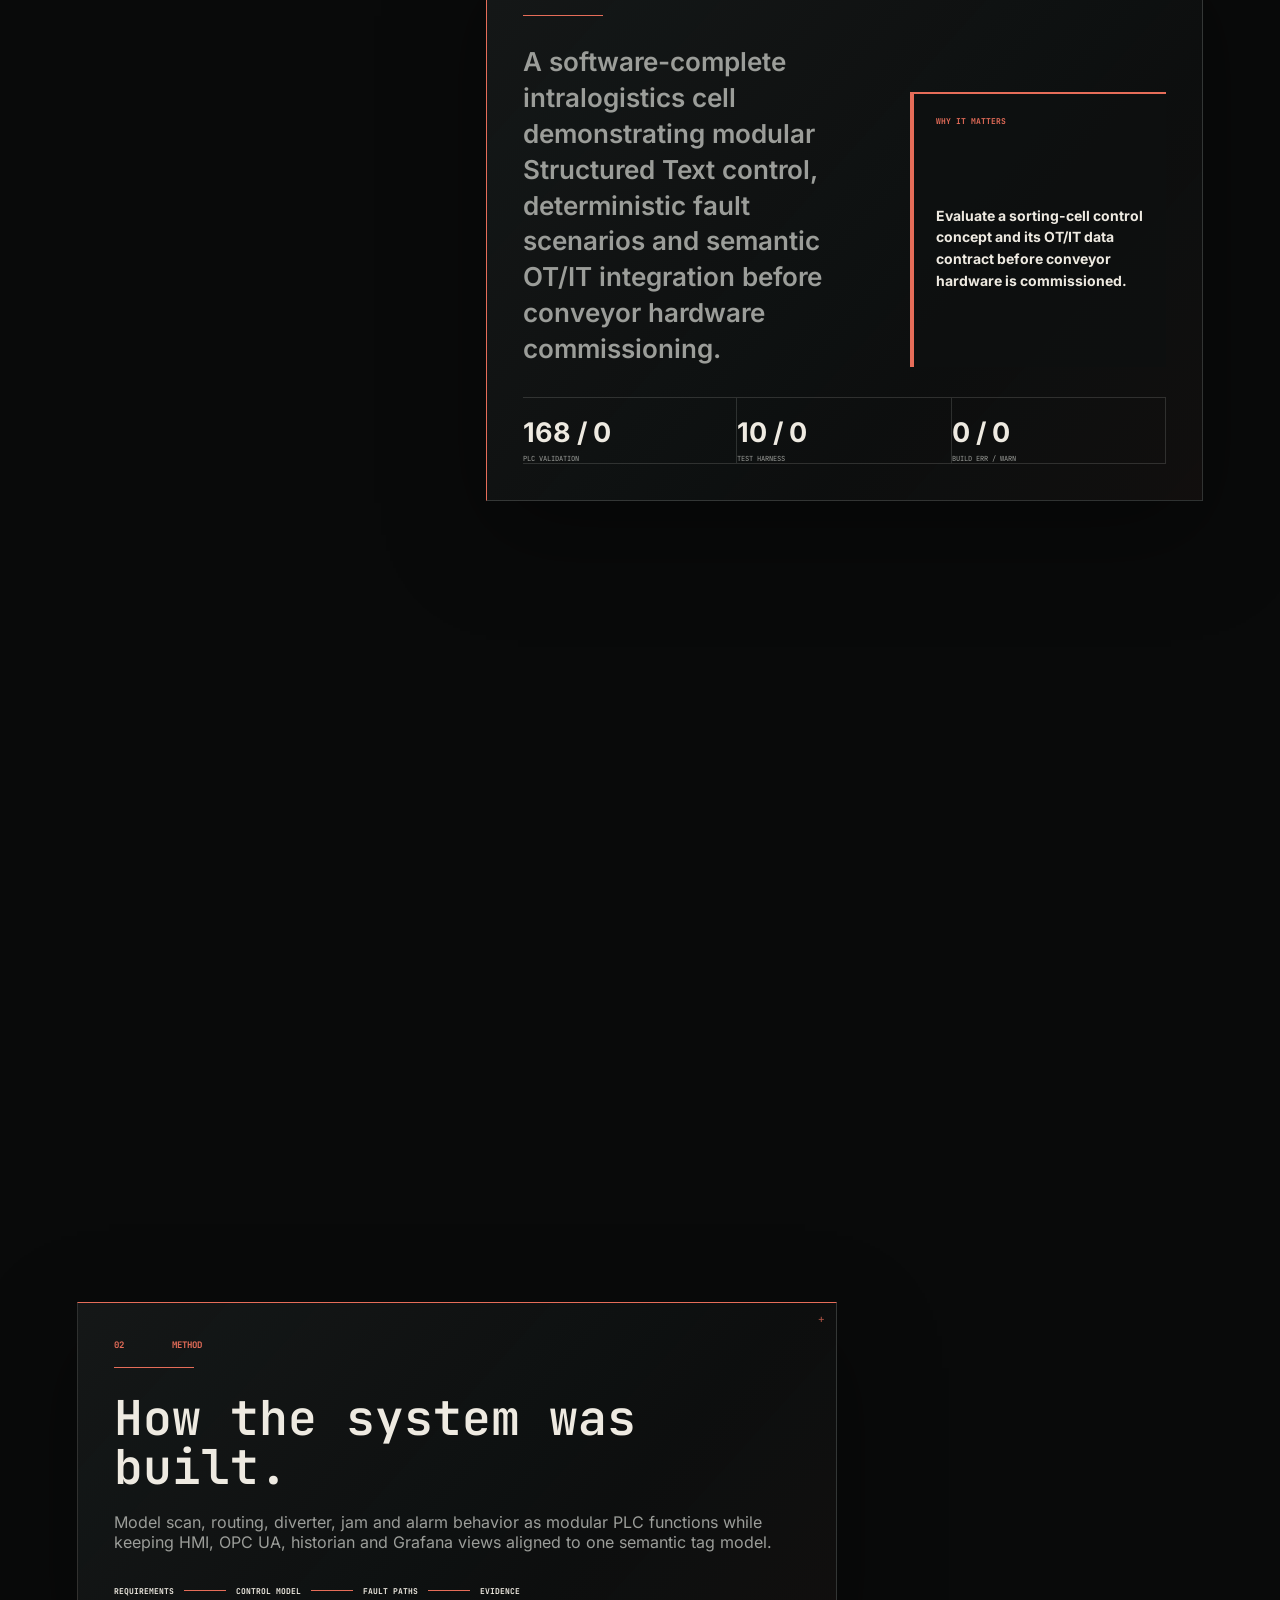
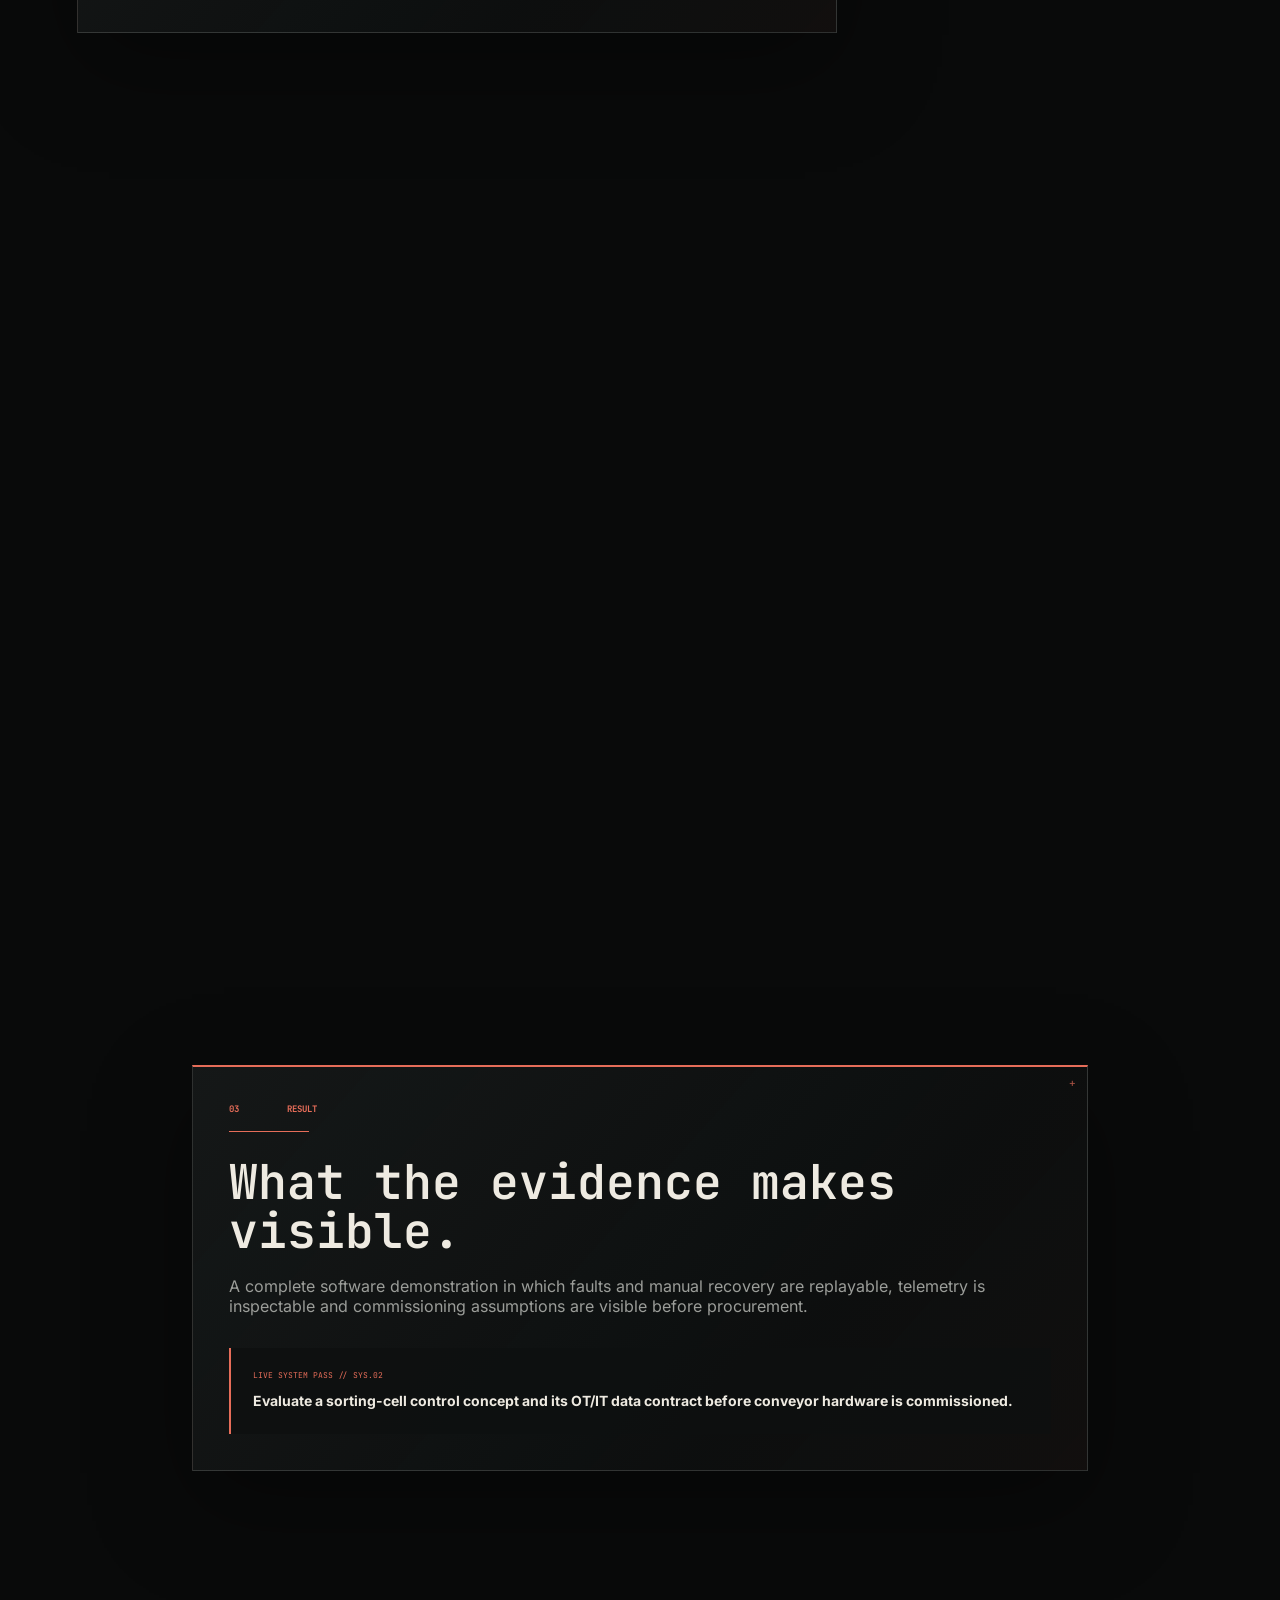
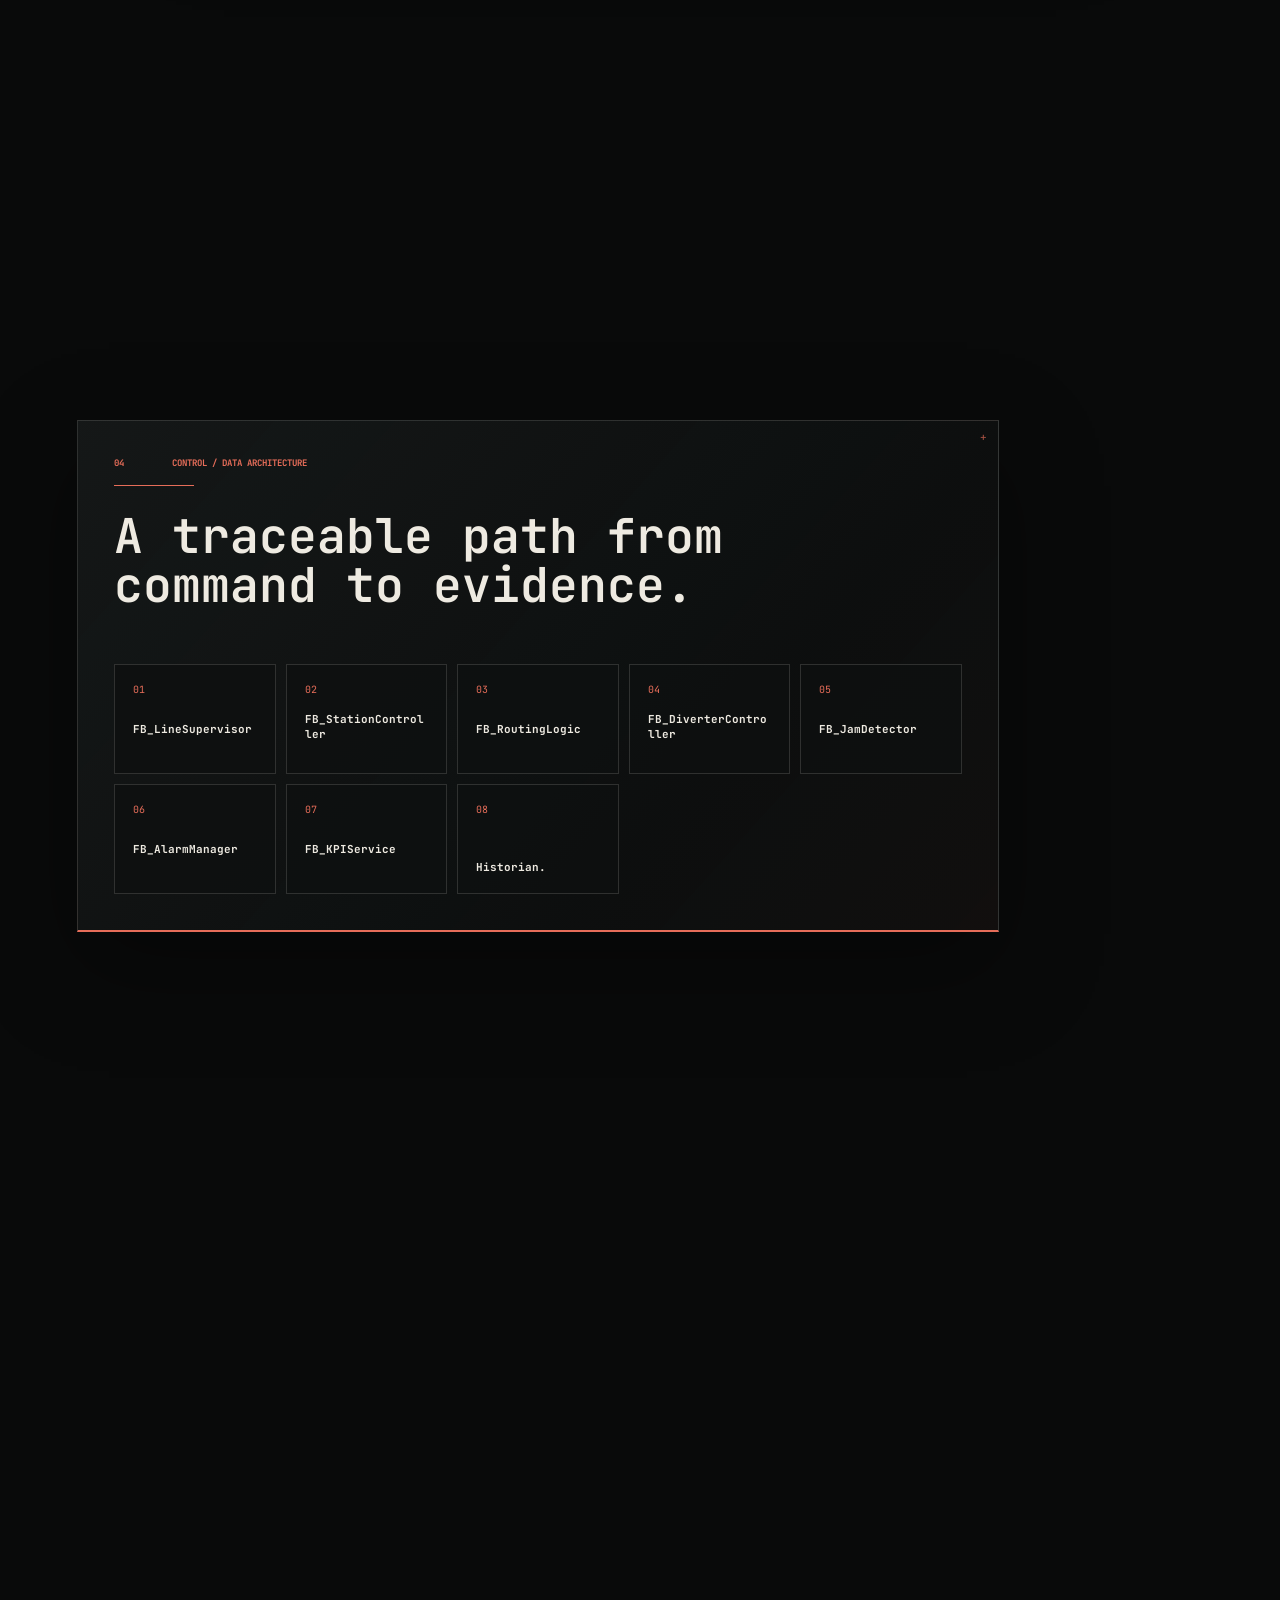
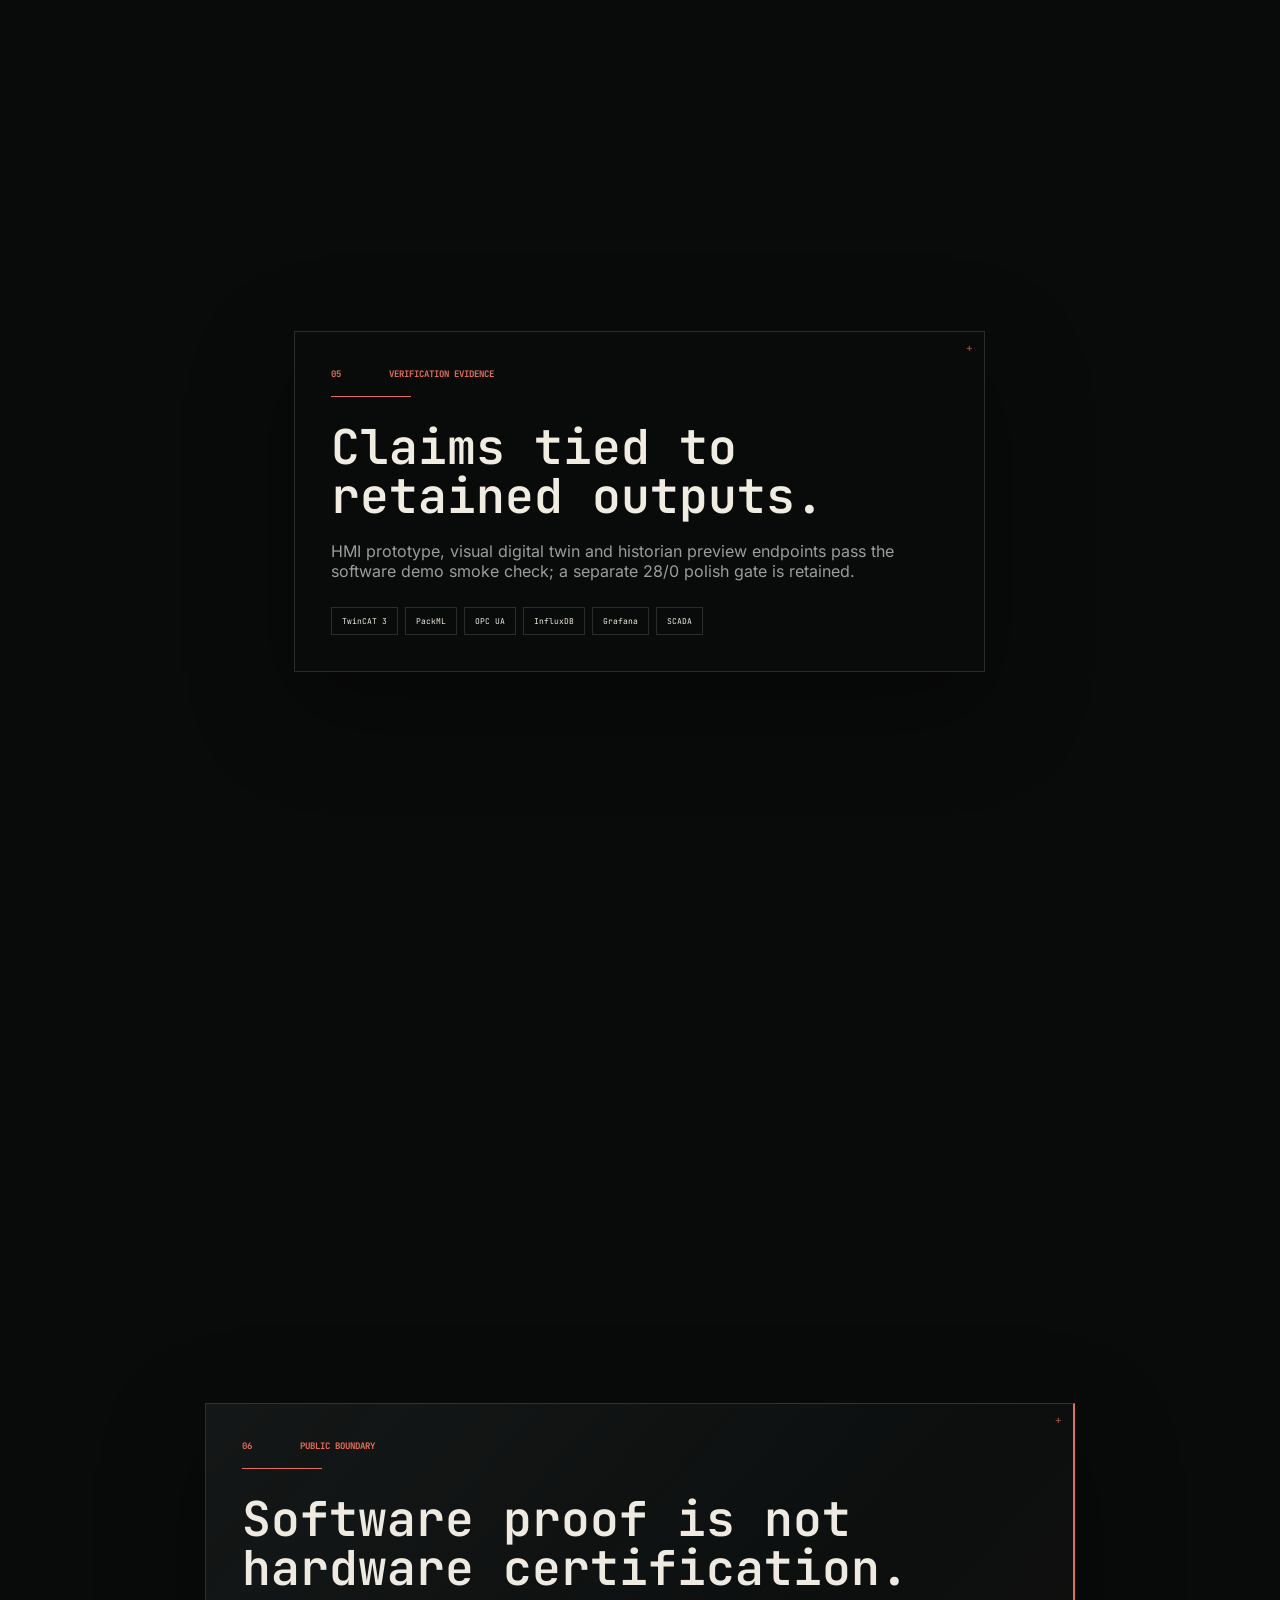
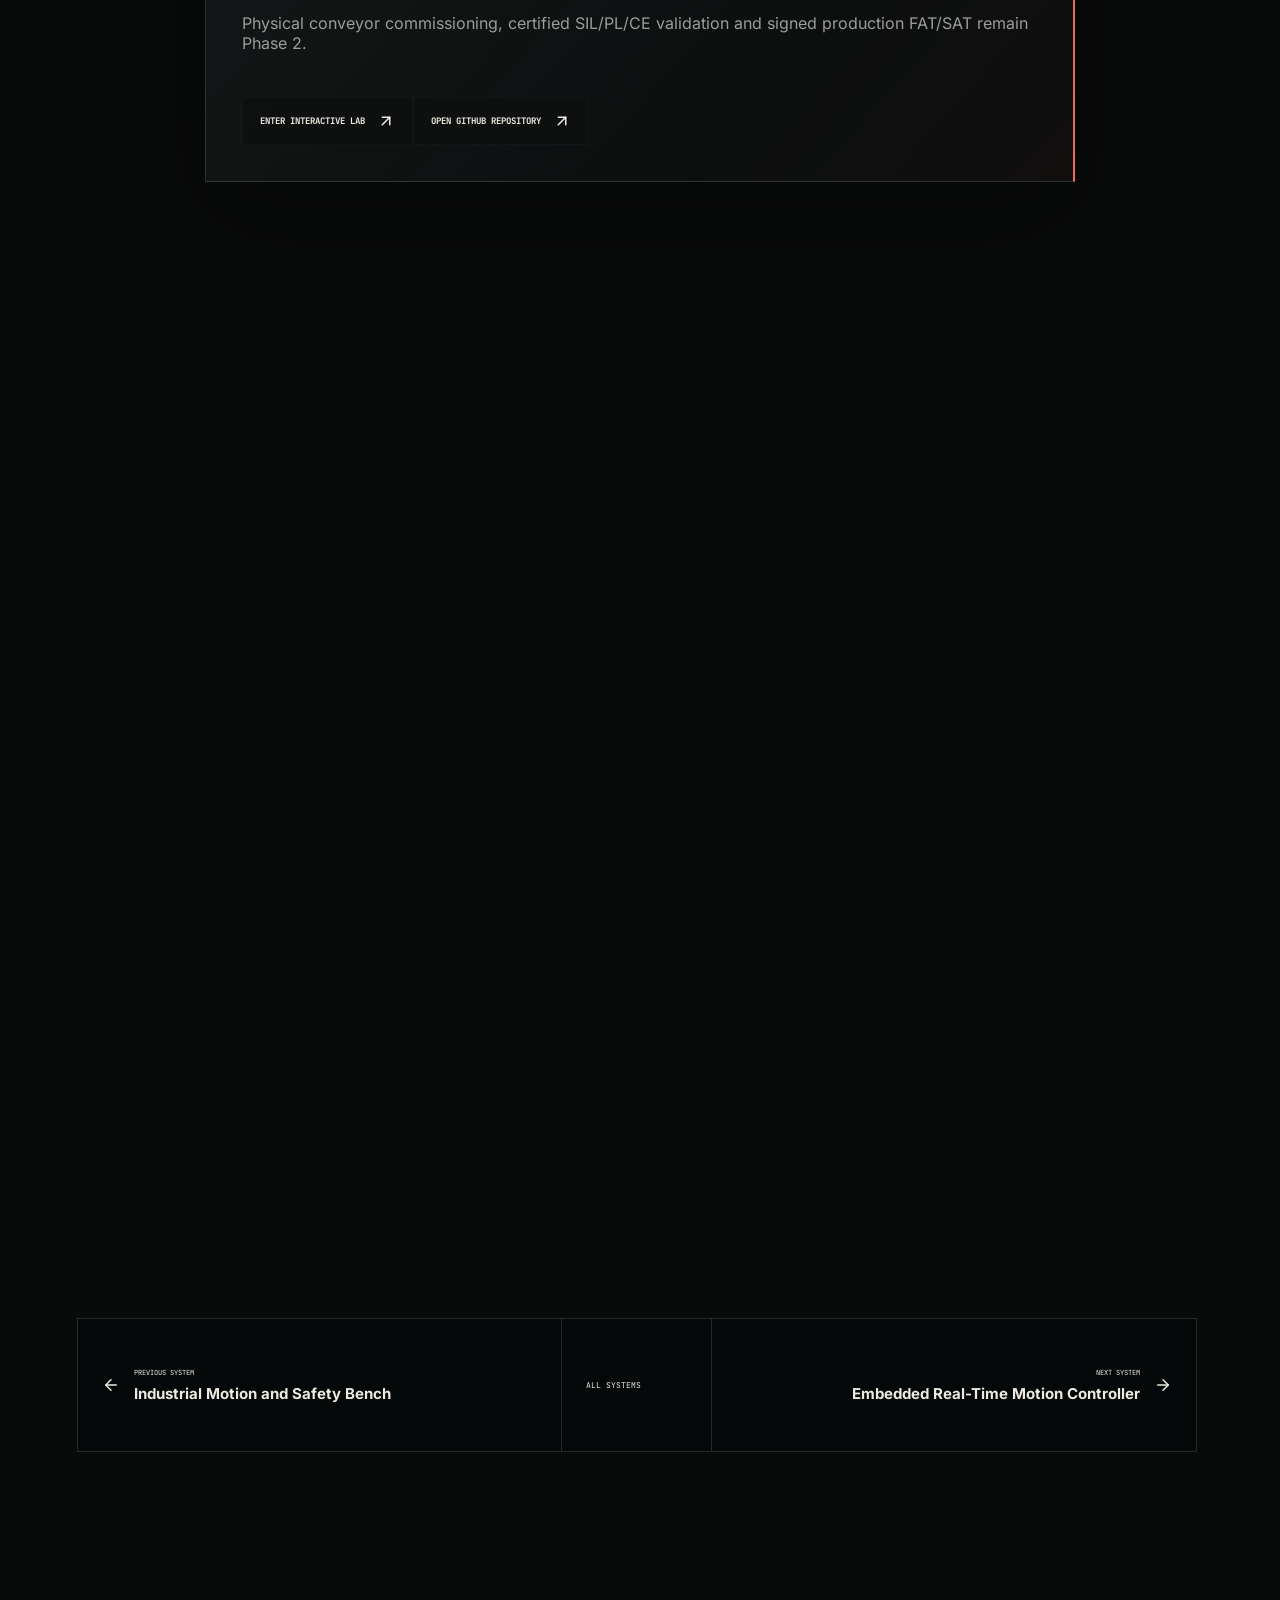
<file: chander-portfolio/brief/material-cell/index.html>
<!DOCTYPE html><html lang="en"><head><meta charSet="utf-8"/><link rel="preconnect" href="/" crossorigin=""/><meta name="viewport" content="width=device-width, initial-scale=1"/><link rel="stylesheet" href="/chander-portfolio/_next/static/chunks/0qh0tvttr1dg1.css" data-precedence="next"/><link rel="preload" as="script" fetchPriority="low" href="/chander-portfolio/_next/static/chunks/1u8kf-cumb-f7.js"/><script src="/chander-portfolio/_next/static/chunks/0ro772wcmsc4w.js" async=""></script><script src="/chander-portfolio/_next/static/chunks/09uts2_ifw52c.js" async=""></script><script src="/chander-portfolio/_next/static/chunks/3jh1u-s3k0bkk.js" async=""></script><script src="/chander-portfolio/_next/static/chunks/turbopack-1hiw7lk862gdo.js" async=""></script><script src="/chander-portfolio/_next/static/chunks/158myu8e_yme3.js" async=""></script><script src="/chander-portfolio/_next/static/chunks/0edifo32t0a8d.js" async=""></script><script src="/chander-portfolio/_next/static/chunks/3ykpwyxfx6ygj.js" async=""></script><script src="/chander-portfolio/_next/static/chunks/0zjkhgexvzd2p.js" async=""></script><script src="/chander-portfolio/_next/static/chunks/3u_3q9ar285w3.js" async=""></script><title>Material Handling Micro-Cell | Chander Vinayak Sharma</title><meta name="description" content="A software-complete intralogistics cell demonstrating modular Structured Text control, deterministic fault scenarios and semantic OT/IT integration before conveyor hardware commissioning."/><link rel="icon" href="/chander-portfolio/icon.svg?icon.0dpcyqkmdi800.svg" sizes="any" type="image/svg+xml"/><script src="/chander-portfolio/_next/static/chunks/0cz1d0mv5g_q7.js" noModule=""></script></head><body><div hidden=""><!--$--><!--/$--></div><script>(()=>{try{const n=performance.getEntriesByType('navigation')[0];const full=n?.type==='reload'||!sessionStorage.getItem('cvs-normal-entry-ready-v1');document.documentElement.dataset.cvsLoader=full?'full':'skip'}catch(e){document.documentElement.dataset.cvsLoader='full'}})();</script><main class="stage-site stage-route project-route project-route--cell cinematic-root" style="--route-surface:#b8c4b4;--data-accent:#00a7a2;--route-accent:#e66d59;--route-ink:#203333"><div class="cvs-entry-loader " data-loader-progress="0" role="status" aria-live="polite" aria-label="CVS system initialization: 0%"><div class="loader-orbit" aria-hidden="true"><i></i><i></i><i></i></div><div class="loader-console"><span>CVS. // SYSTEM INITIALIZATION</span><strong>000<!-- -->%</strong><div class="loader-rail" aria-hidden="true"><i></i></div><p>INITIALIZING INTERFACE</p><small>INTERFACE / TYPOGRAPHY / SCENE GRAPH / PORTFOLIO SYSTEMS</small></div></div><div class="route-curtain" aria-hidden="true"><span></span><span></span><span></span><b>CVS // SYSTEM TRANSITION</b></div><div class="cinematic-grain" aria-hidden="true"></div><div class="editorial-cursor" aria-hidden="true"><i class="editorial-cursor__ring"></i><i class="editorial-cursor__dot"></i></div><div class="scroll-telemetry" aria-hidden="true"><span>MISSION PROGRESS</span><i></i></div><header class="site-nav site-nav--inverse "><a class="site-mark" href="/chander-portfolio/"><strong>CVS.</strong><span>INDUSTRIAL SYSTEMS</span></a><nav aria-label="Primary navigation"><a href="/chander-portfolio/world/">WORLD</a><a href="/chander-portfolio/#work">WORK</a><a href="/chander-portfolio/channel/profile/">PROFILE</a><a href="/chander-portfolio/channel/ventures/">VENTURES</a><a href="/chander-portfolio/channel/research/">RESEARCH</a><a href="/chander-portfolio/channel/podcast/">PODCAST</a><a href="/chander-portfolio/channel/contact/">CONTACT</a></nav><button type="button" class="nav-toggle" aria-label="Open navigation"><svg xmlns="http://www.w3.org/2000/svg" width="19" height="19" viewBox="0 0 24 24" fill="none" stroke="currentColor" stroke-width="2" stroke-linecap="round" stroke-linejoin="round" class="lucide lucide-menu" aria-hidden="true"><path d="M4 5h16"></path><path d="M4 12h16"></path><path d="M4 19h16"></path></svg></button></header><div class="persistent-stage" aria-hidden="true"><div style="position:relative;width:100%;height:100%;overflow:hidden;pointer-events:auto"><div style="width:100%;height:100%"><canvas style="display:block"></canvas></div></div><div class="stage-atmosphere"></div><div class="stage-scanline"></div></div><div class="mission-hud" aria-hidden="true"><div><span>SYS.02<!-- --> // ENGINEERING BRIEF</span></div><div><i></i><span>SOFTWARE + SIMULATION COMPLETE</span></div></div><div class="stage-scroll"><section id="frame-0" class="stage-frame stage-frame--route-hero" data-stage-frame="true" data-stage-enter="zoom" data-stage-effect="aperture" data-stage-index="0"><div class="stage-frame__viewport"><div class="stage-panel stage-panel--clear"><div class="route-stage-hero"><span>SYS.02<!-- --> // <!-- -->SCADA / DIGITAL TWIN</span><h1>Material Handling Micro-Cell</h1><p>PLC control, semantic OPC UA, historian/KPI service, HMI/SCADA and a visual sorting-cell twin.</p><div class="project-status">SOFTWARE + SIMULATION COMPLETE</div><a class="route-world-link" href="/chander-portfolio/world/?room=material-handling">ENTER INTERACTIVE LAB<!-- --> <svg xmlns="http://www.w3.org/2000/svg" width="17" height="17" viewBox="0 0 24 24" fill="none" stroke="currentColor" stroke-width="2" stroke-linecap="round" stroke-linejoin="round" class="lucide lucide-arrow-up-right" aria-hidden="true"><path d="M7 7h10v10"></path><path d="M7 17 17 7"></path></svg></a><div class="route-hero-index"><strong>02</strong><span>OF <!-- -->06</span></div></div></div></div></section><section id="frame-1" class="stage-frame stage-frame--overview" data-stage-frame="true" data-stage-enter="left" data-stage-effect="orbit" data-stage-index="1"><div class="stage-frame__viewport"><div class="stage-panel stage-panel--glass"><div class="route-section-label"><span>01</span><strong>OVERVIEW</strong></div><div class="route-lead"><p>A software-complete intralogistics cell demonstrating modular Structured Text control, deterministic fault scenarios and semantic OT/IT integration before conveyor hardware commissioning.</p><div class="route-purpose"><span>WHY IT MATTERS</span><strong>Evaluate a sorting-cell control concept and its OT/IT data contract before conveyor hardware is commissioned.</strong></div></div><div class="route-metric-row"><div><strong>168 / 0</strong><span>PLC VALIDATION</span></div><div><strong>10 / 0</strong><span>TEST HARNESS</span></div><div><strong>0 / 0</strong><span>BUILD ERR / WARN</span></div></div></div></div></section><section id="frame-2" class="stage-frame stage-frame--method" data-stage-frame="true" data-stage-enter="right" data-stage-effect="relay" data-stage-index="2"><div class="stage-frame__viewport"><div class="stage-panel stage-panel--glass"><div class="route-section-label"><span>02</span><strong>METHOD</strong></div><h2>How the system was built.</h2><p>Model scan, routing, diverter, jam and alarm behavior as modular PLC functions while keeping HMI, OPC UA, historian and Grafana views aligned to one semantic tag model.</p><div class="stage-method-signal"><span>REQUIREMENTS</span><i></i><span>CONTROL MODEL</span><i></i><span>FAULT PATHS</span><i></i><span>EVIDENCE</span></div></div></div></section><section id="frame-3" class="stage-frame stage-frame--result" data-stage-frame="true" data-stage-enter="up" data-stage-effect="plunge" data-stage-index="3"><div class="stage-frame__viewport"><div class="stage-panel stage-panel--glass"><div class="route-section-label"><span>03</span><strong>RESULT</strong></div><h2>What the evidence makes visible.</h2><p>A complete software demonstration in which faults and manual recovery are replayable, telemetry is inspectable and commissioning assumptions are visible before procurement.</p><div class="stage-live-callout"><span>LIVE SYSTEM PASS // <!-- -->SYS.02</span><strong>Evaluate a sorting-cell control concept and its OT/IT data contract before conveyor hardware is commissioned.</strong></div></div></div></section><section id="frame-4" class="stage-frame stage-frame--architecture" data-stage-frame="true" data-stage-enter="left" data-stage-effect="assemble" data-stage-index="4"><div class="stage-frame__viewport"><div class="stage-panel stage-panel--glass"><div class="route-section-label"><span>04</span><strong>CONTROL / DATA ARCHITECTURE</strong></div><h2>A traceable path from command to evidence.</h2><div class="architecture-ribbon"><div><span>01</span><strong>FB_LineSupervisor</strong><i></i></div><div><span>02</span><strong>FB_StationController</strong><i></i></div><div><span>03</span><strong>FB_RoutingLogic</strong><i></i></div><div><span>04</span><strong>FB_DiverterController</strong><i></i></div><div><span>05</span><strong>FB_JamDetector</strong><i></i></div><div><span>06</span><strong>FB_AlarmManager</strong><i></i></div><div><span>07</span><strong>FB_KPIService</strong><i></i></div><div><span>08</span><strong>Historian.</strong></div></div></div></div></section><section id="frame-5" class="stage-frame stage-frame--evidence" data-stage-frame="true" data-stage-enter="right" data-stage-effect="constellation" data-stage-index="5"><div class="stage-frame__viewport"><div class="stage-panel stage-panel--dark"><div class="route-section-label"><span>05</span><strong>VERIFICATION EVIDENCE</strong></div><h2>Claims tied to retained outputs.</h2><p>HMI prototype, visual digital twin and historian preview endpoints pass the software demo smoke check; a separate 28/0 polish gate is retained.</p><div class="evidence-tags"><span>TwinCAT 3</span><span>PackML</span><span>OPC UA</span><span>InfluxDB</span><span>Grafana</span><span>SCADA</span></div></div></div></section><section id="frame-6" class="stage-frame stage-frame--boundary" data-stage-frame="true" data-stage-enter="up" data-stage-effect="shutter" data-stage-index="6"><div class="stage-frame__viewport"><div class="stage-panel stage-panel--glass"><div class="route-section-label"><span>06</span><strong>PUBLIC BOUNDARY</strong></div><h2>Software proof is not hardware certification.</h2><p>Physical conveyor commissioning, certified SIL/PL/CE validation and signed production FAT/SAT remain Phase 2.</p><a class="stage-primary-link" href="/chander-portfolio/world/?room=material-handling">ENTER INTERACTIVE LAB<!-- --> <svg xmlns="http://www.w3.org/2000/svg" width="18" height="18" viewBox="0 0 24 24" fill="none" stroke="currentColor" stroke-width="2" stroke-linecap="round" stroke-linejoin="round" class="lucide lucide-arrow-up-right" aria-hidden="true"><path d="M7 7h10v10"></path><path d="M7 17 17 7"></path></svg></a><a class="stage-primary-link" href="https://github.com/chad416/material-handling-micro-cell" target="_blank" rel="noreferrer">OPEN GITHUB REPOSITORY <svg xmlns="http://www.w3.org/2000/svg" width="18" height="18" viewBox="0 0 24 24" fill="none" stroke="currentColor" stroke-width="2" stroke-linecap="round" stroke-linejoin="round" class="lucide lucide-arrow-up-right" aria-hidden="true"><path d="M7 7h10v10"></path><path d="M7 17 17 7"></path></svg></a></div></div></section><section id="frame-7" class="stage-frame stage-frame--pagination" data-stage-frame="true" data-stage-enter="zoom" data-stage-effect="tunnel" data-stage-index="7"><div class="stage-frame__viewport"><div class="stage-panel stage-panel--clear"><nav class="stage-pagination" aria-label="Project pagination"><a href="/chander-portfolio/brief/motion-safety/"><svg xmlns="http://www.w3.org/2000/svg" width="18" height="18" viewBox="0 0 24 24" fill="none" stroke="currentColor" stroke-width="2" stroke-linecap="round" stroke-linejoin="round" class="lucide lucide-arrow-left" aria-hidden="true"><path d="m12 19-7-7 7-7"></path><path d="M19 12H5"></path></svg><span>PREVIOUS SYSTEM</span><strong>Industrial Motion and Safety Bench</strong></a><a href="/chander-portfolio/">ALL SYSTEMS</a><a href="/chander-portfolio/brief/embedded-motion/"><span>NEXT SYSTEM</span><strong>Embedded Real-Time Motion Controller</strong><svg xmlns="http://www.w3.org/2000/svg" width="18" height="18" viewBox="0 0 24 24" fill="none" stroke="currentColor" stroke-width="2" stroke-linecap="round" stroke-linejoin="round" class="lucide lucide-arrow-right" aria-hidden="true"><path d="M5 12h14"></path><path d="m12 5 7 7-7 7"></path></svg></a></nav></div></div></section></div></main><!--$--><!--/$--><script src="/chander-portfolio/_next/static/chunks/1u8kf-cumb-f7.js" id="_R_" async=""></script><script>(self.__next_f=self.__next_f||[]).push([0])</script><script>self.__next_f.push([1,"1:\"$Sreact.fragment\"\n2:I[39756,[\"/chander-portfolio/_next/static/chunks/158myu8e_yme3.js\"],\"default\"]\n3:I[37457,[\"/chander-portfolio/_next/static/chunks/158myu8e_yme3.js\"],\"default\"]\n5:I[97367,[\"/chander-portfolio/_next/static/chunks/158myu8e_yme3.js\"],\"OutletBoundary\"]\n6:\"$Sreact.suspense\"\n9:I[97367,[\"/chander-portfolio/_next/static/chunks/158myu8e_yme3.js\"],\"ViewportBoundary\"]\nb:I[97367,[\"/chander-portfolio/_next/static/chunks/158myu8e_yme3.js\"],\"MetadataBoundary\"]\nd:I[68027,[\"/chander-portfolio/_next/static/chunks/158myu8e_yme3.js\"],\"default\",1]\n:HL[\"/chander-portfolio/_next/static/chunks/0qh0tvttr1dg1.css\",\"style\"]\n:HC[\"/\",\"\"]\n"])</script><script>self.__next_f.push([1,"0:{\"P\":null,\"c\":[\"\",\"brief\",\"material-cell\",\"\"],\"q\":\"\",\"i\":false,\"f\":[[[\"\",{\"children\":[\"brief\",{\"children\":[[\"slug\",\"material-cell\",\"d\",null],{\"children\":[\"__PAGE__\",{}]}]}]},\"$undefined\",\"$undefined\",16],[[\"$\",\"$1\",\"c\",{\"children\":[[[\"$\",\"link\",\"0\",{\"rel\":\"stylesheet\",\"href\":\"/chander-portfolio/_next/static/chunks/0qh0tvttr1dg1.css\",\"precedence\":\"next\",\"crossOrigin\":\"$undefined\",\"nonce\":\"$undefined\"}],[\"$\",\"script\",\"script-0\",{\"src\":\"/chander-portfolio/_next/static/chunks/158myu8e_yme3.js\",\"async\":true,\"nonce\":\"$undefined\"}]],[\"$\",\"html\",null,{\"lang\":\"en\",\"children\":[\"$\",\"body\",null,{\"children\":[[\"$\",\"script\",null,{\"dangerouslySetInnerHTML\":{\"__html\":\"(()=\u003e{try{const n=performance.getEntriesByType('navigation')[0];const full=n?.type==='reload'||!sessionStorage.getItem('cvs-normal-entry-ready-v1');document.documentElement.dataset.cvsLoader=full?'full':'skip'}catch(e){document.documentElement.dataset.cvsLoader='full'}})();\"}}],[\"$\",\"$L2\",null,{\"parallelRouterKey\":\"children\",\"error\":\"$undefined\",\"errorStyles\":\"$undefined\",\"errorScripts\":\"$undefined\",\"template\":[\"$\",\"$L3\",null,{}],\"templateStyles\":\"$undefined\",\"templateScripts\":\"$undefined\",\"notFound\":[[[\"$\",\"title\",null,{\"children\":\"404: This page could not be found.\"}],[\"$\",\"div\",null,{\"style\":{\"fontFamily\":\"system-ui,\\\"Segoe UI\\\",Roboto,Helvetica,Arial,sans-serif,\\\"Apple Color Emoji\\\",\\\"Segoe UI Emoji\\\"\",\"height\":\"100vh\",\"textAlign\":\"center\",\"display\":\"flex\",\"flexDirection\":\"column\",\"alignItems\":\"center\",\"justifyContent\":\"center\"},\"children\":[\"$\",\"div\",null,{\"children\":[[\"$\",\"style\",null,{\"dangerouslySetInnerHTML\":{\"__html\":\"body{color:#000;background:#fff;margin:0}.next-error-h1{border-right:1px solid rgba(0,0,0,.3)}@media (prefers-color-scheme:dark){body{color:#fff;background:#000}.next-error-h1{border-right:1px solid rgba(255,255,255,.3)}}\"}}],[\"$\",\"h1\",null,{\"className\":\"next-error-h1\",\"style\":{\"display\":\"inline-block\",\"margin\":\"0 20px 0 0\",\"padding\":\"0 23px 0 0\",\"fontSize\":24,\"fontWeight\":500,\"verticalAlign\":\"top\",\"lineHeight\":\"49px\"},\"children\":404}],[\"$\",\"div\",null,{\"style\":{\"display\":\"inline-block\"},\"children\":[\"$\",\"h2\",null,{\"style\":{\"fontSize\":14,\"fontWeight\":400,\"lineHeight\":\"49px\",\"margin\":0},\"children\":\"This page could not be found.\"}]}]]}]}]],[]],\"forbidden\":\"$undefined\",\"unauthorized\":\"$undefined\"}]]}]}]]}],{\"children\":[[\"$\",\"$1\",\"c\",{\"children\":[null,[\"$\",\"$L2\",null,{\"parallelRouterKey\":\"children\",\"error\":\"$undefined\",\"errorStyles\":\"$undefined\",\"errorScripts\":\"$undefined\",\"template\":[\"$\",\"$L3\",null,{}],\"templateStyles\":\"$undefined\",\"templateScripts\":\"$undefined\",\"notFound\":\"$undefined\",\"forbidden\":\"$undefined\",\"unauthorized\":\"$undefined\"}]]}],{\"children\":[[\"$\",\"$1\",\"c\",{\"children\":[null,[\"$\",\"$L2\",null,{\"parallelRouterKey\":\"children\",\"error\":\"$undefined\",\"errorStyles\":\"$undefined\",\"errorScripts\":\"$undefined\",\"template\":[\"$\",\"$L3\",null,{}],\"templateStyles\":\"$undefined\",\"templateScripts\":\"$undefined\",\"notFound\":\"$undefined\",\"forbidden\":\"$undefined\",\"unauthorized\":\"$undefined\"}]]}],{\"children\":[[\"$\",\"$1\",\"c\",{\"children\":[\"$L4\",[[\"$\",\"script\",\"script-0\",{\"src\":\"/chander-portfolio/_next/static/chunks/0edifo32t0a8d.js\",\"async\":true,\"nonce\":\"$undefined\"}],[\"$\",\"script\",\"script-1\",{\"src\":\"/chander-portfolio/_next/static/chunks/3ykpwyxfx6ygj.js\",\"async\":true,\"nonce\":\"$undefined\"}],[\"$\",\"script\",\"script-2\",{\"src\":\"/chander-portfolio/_next/static/chunks/0zjkhgexvzd2p.js\",\"async\":true,\"nonce\":\"$undefined\"}],[\"$\",\"script\",\"script-3\",{\"src\":\"/chander-portfolio/_next/static/chunks/3u_3q9ar285w3.js\",\"async\":true,\"nonce\":\"$undefined\"}]],[\"$\",\"$L5\",null,{\"children\":[\"$\",\"$6\",null,{\"name\":\"Next.MetadataOutlet\",\"children\":\"$@7\"}]}]]}],{},null,false,null]},null,false,\"$@8\"]},null,false,\"$@8\"]},null,false,null],[\"$\",\"$1\",\"h\",{\"children\":[null,[\"$\",\"$L9\",null,{\"children\":\"$La\"}],[\"$\",\"div\",null,{\"hidden\":true,\"children\":[\"$\",\"$Lb\",null,{\"children\":[\"$\",\"$6\",null,{\"name\":\"Next.Metadata\",\"children\":\"$Lc\"}]}]}],null]}],false]],\"m\":\"$undefined\",\"G\":[\"$d\",[[\"$\",\"link\",\"0\",{\"rel\":\"stylesheet\",\"href\":\"/chander-portfolio/_next/static/chunks/0qh0tvttr1dg1.css\",\"precedence\":\"next\",\"crossOrigin\":\"$undefined\",\"nonce\":\"$undefined\"}]]],\"S\":true,\"h\":null,\"s\":\"$undefined\",\"l\":\"$undefined\",\"p\":\"$undefined\",\"d\":\"$undefined\",\"b\":\"uqc1agG-y_qn7TVQgQm7L\"}\n"])</script><script>self.__next_f.push([1,"e:[]\n8:\"$We\"\n"])</script><script>self.__next_f.push([1,"f:I[7607,[\"/chander-portfolio/_next/static/chunks/158myu8e_yme3.js\",\"/chander-portfolio/_next/static/chunks/0edifo32t0a8d.js\",\"/chander-portfolio/_next/static/chunks/3ykpwyxfx6ygj.js\",\"/chander-portfolio/_next/static/chunks/0zjkhgexvzd2p.js\",\"/chander-portfolio/_next/static/chunks/3u_3q9ar285w3.js\"],\"default\"]\n"])</script><script>self.__next_f.push([1,"4:[\"$\",\"$Lf\",null,{\"project\":{\"id\":\"SYS.02\",\"slug\":\"material-cell\",\"short\":\"SCADA / DIGITAL TWIN\",\"title\":\"Material Handling Micro-Cell\",\"subtitle\":\"PLC control, semantic OPC UA, historian/KPI service, HMI/SCADA and a visual sorting-cell twin.\",\"status\":\"SOFTWARE + SIMULATION COMPLETE\",\"kind\":\"cell\",\"theme\":[\"#b8c4b4\",\"#00a7a2\",\"#203333\"],\"visual\":\"/assets/project-material-cell.png\",\"position\":[8,0,-19],\"github\":\"https://github.com/chad416/material-handling-micro-cell\",\"summary\":\"A software-complete intralogistics cell demonstrating modular Structured Text control, deterministic fault scenarios and semantic OT/IT integration before conveyor hardware commissioning.\",\"useCase\":\"Evaluate a sorting-cell control concept and its OT/IT data contract before conveyor hardware is commissioned.\",\"method\":\"Model scan, routing, diverter, jam and alarm behavior as modular PLC functions while keeping HMI, OPC UA, historian and Grafana views aligned to one semantic tag model.\",\"result\":\"A complete software demonstration in which faults and manual recovery are replayable, telemetry is inspectable and commissioning assumptions are visible before procurement.\",\"metrics\":[[\"168 / 0\",\"PLC VALIDATION\"],[\"10 / 0\",\"TEST HARNESS\"],[\"0 / 0\",\"BUILD ERR / WARN\"]],\"architecture\":\"FB_LineSupervisor -\u003e FB_StationController -\u003e FB_RoutingLogic -\u003e FB_DiverterController -\u003e FB_JamDetector -\u003e FB_AlarmManager -\u003e FB_KPIService -\u003e Historian.\",\"evidence\":\"HMI prototype, visual digital twin and historian preview endpoints pass the software demo smoke check; a separate 28/0 polish gate is retained.\",\"boundary\":\"Physical conveyor commissioning, certified SIL/PL/CE validation and signed production FAT/SAT remain Phase 2.\",\"tags\":[\"TwinCAT 3\",\"PackML\",\"OPC UA\",\"InfluxDB\",\"Grafana\",\"SCADA\"]},\"projectIndex\":1}]\n"])</script><script>self.__next_f.push([1,"a:[[\"$\",\"meta\",\"0\",{\"charSet\":\"utf-8\"}],[\"$\",\"meta\",\"1\",{\"name\":\"viewport\",\"content\":\"width=device-width, initial-scale=1\"}]]\n"])</script><script>self.__next_f.push([1,"10:I[27201,[\"/chander-portfolio/_next/static/chunks/158myu8e_yme3.js\"],\"IconMark\"]\n7:null\nc:[[\"$\",\"title\",\"0\",{\"children\":\"Material Handling Micro-Cell | Chander Vinayak Sharma\"}],[\"$\",\"meta\",\"1\",{\"name\":\"description\",\"content\":\"A software-complete intralogistics cell demonstrating modular Structured Text control, deterministic fault scenarios and semantic OT/IT integration before conveyor hardware commissioning.\"}],[\"$\",\"link\",\"2\",{\"rel\":\"icon\",\"href\":\"/chander-portfolio/icon.svg?icon.0dpcyqkmdi800.svg\",\"sizes\":\"any\",\"type\":\"image/svg+xml\"}],[\"$\",\"$L10\",\"3\",{}]]\n"])</script></body></html>
</file>
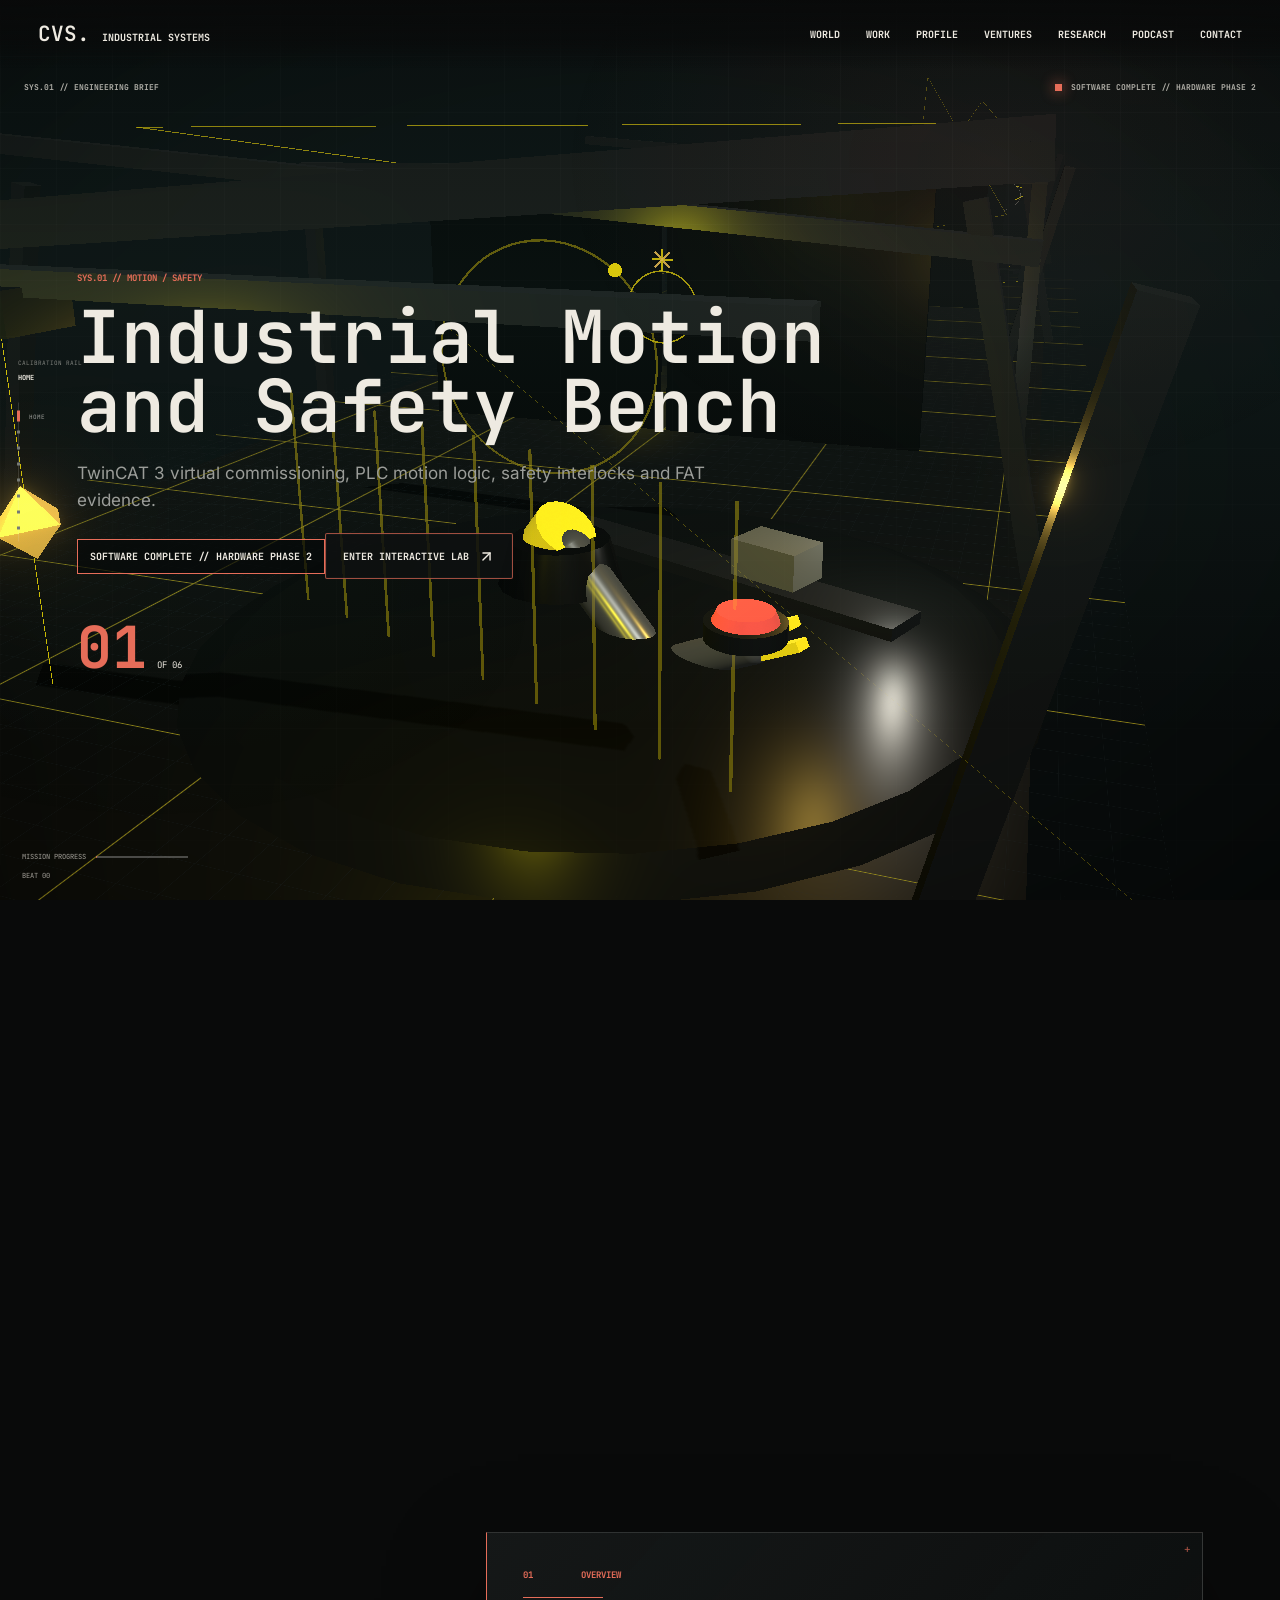
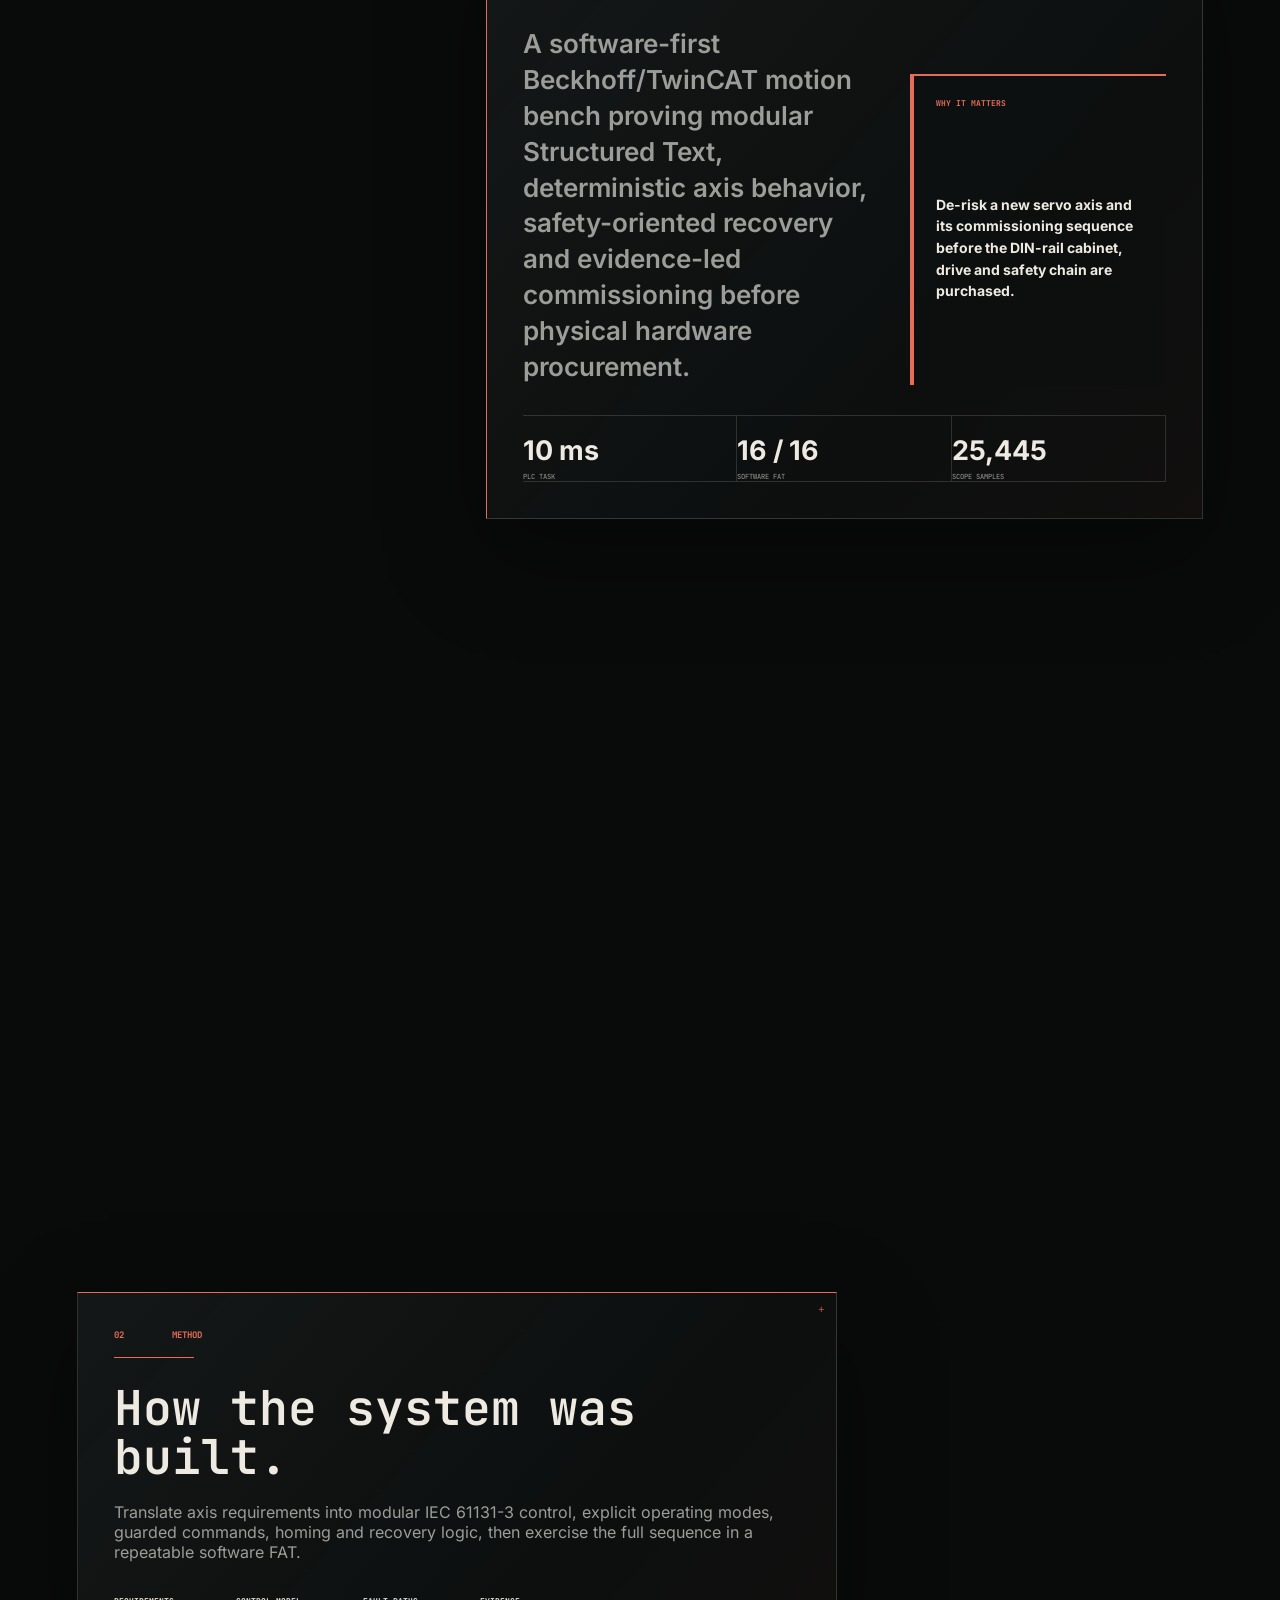
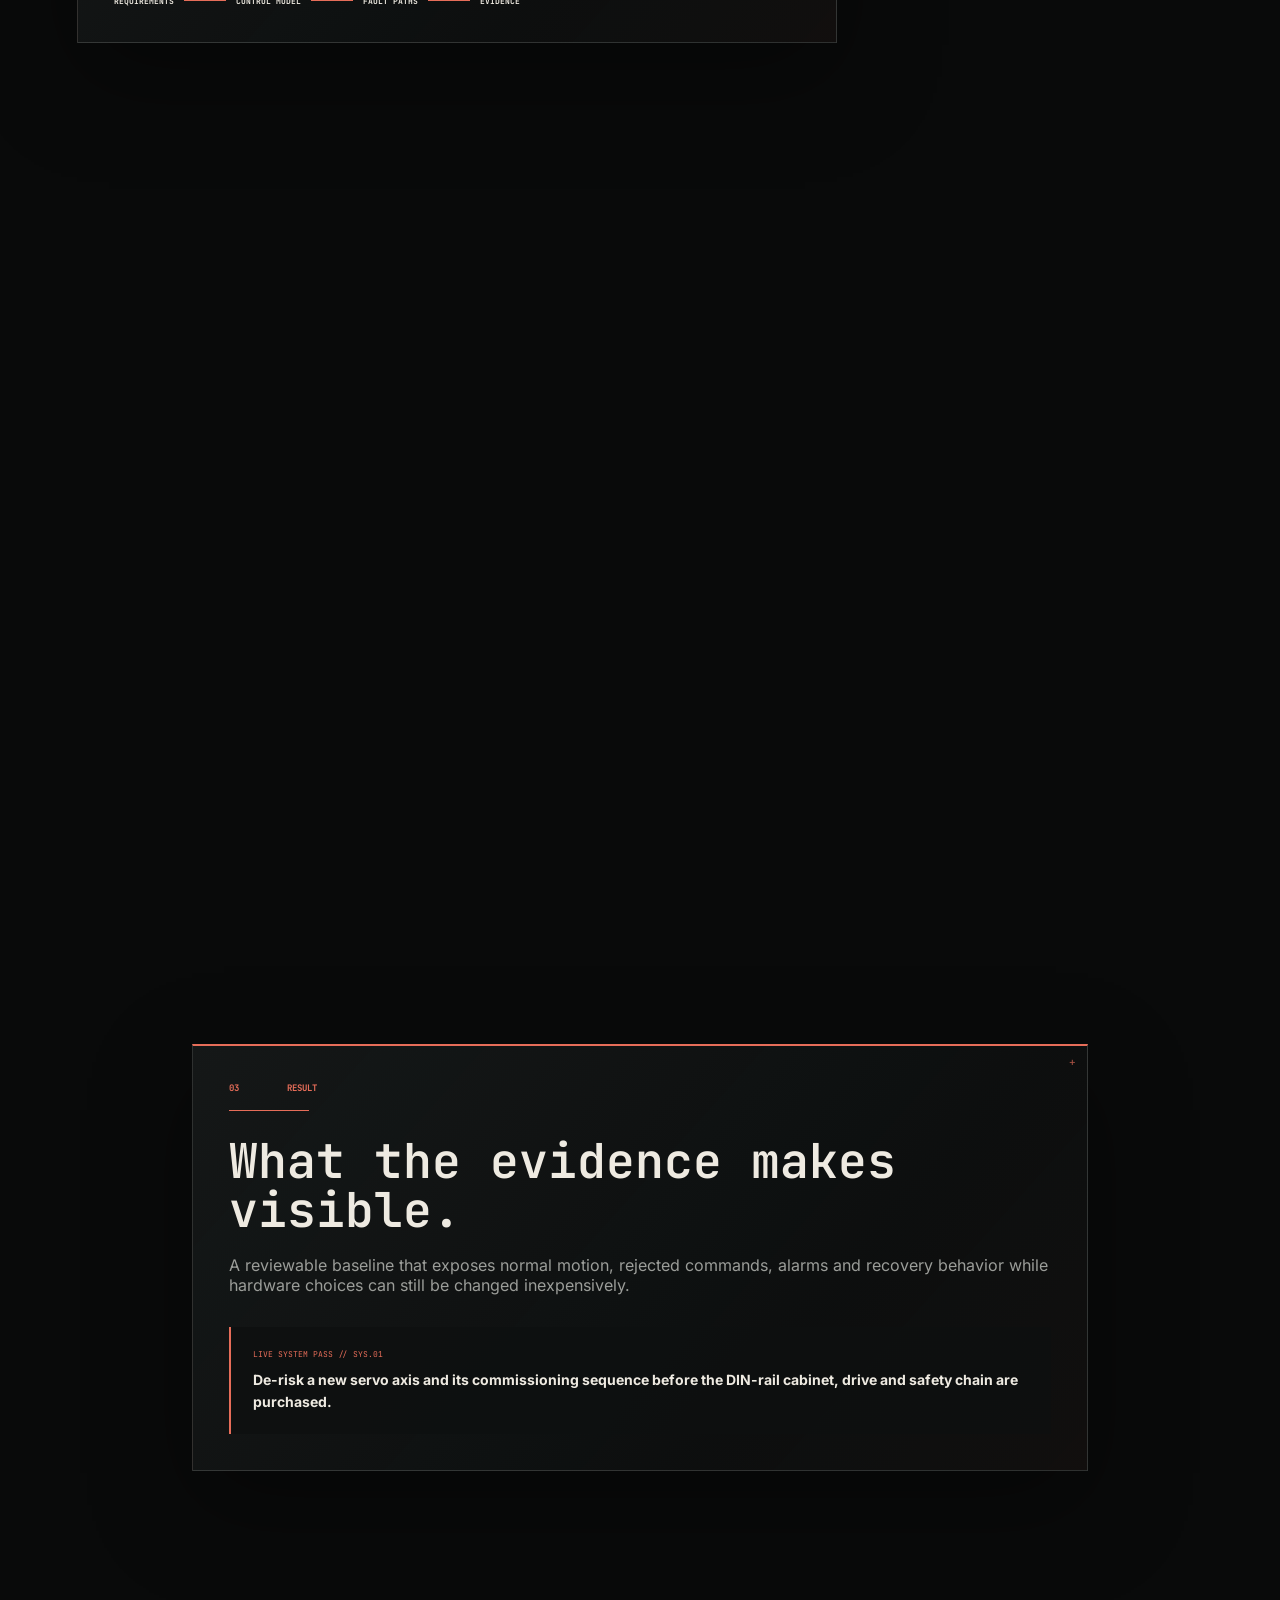
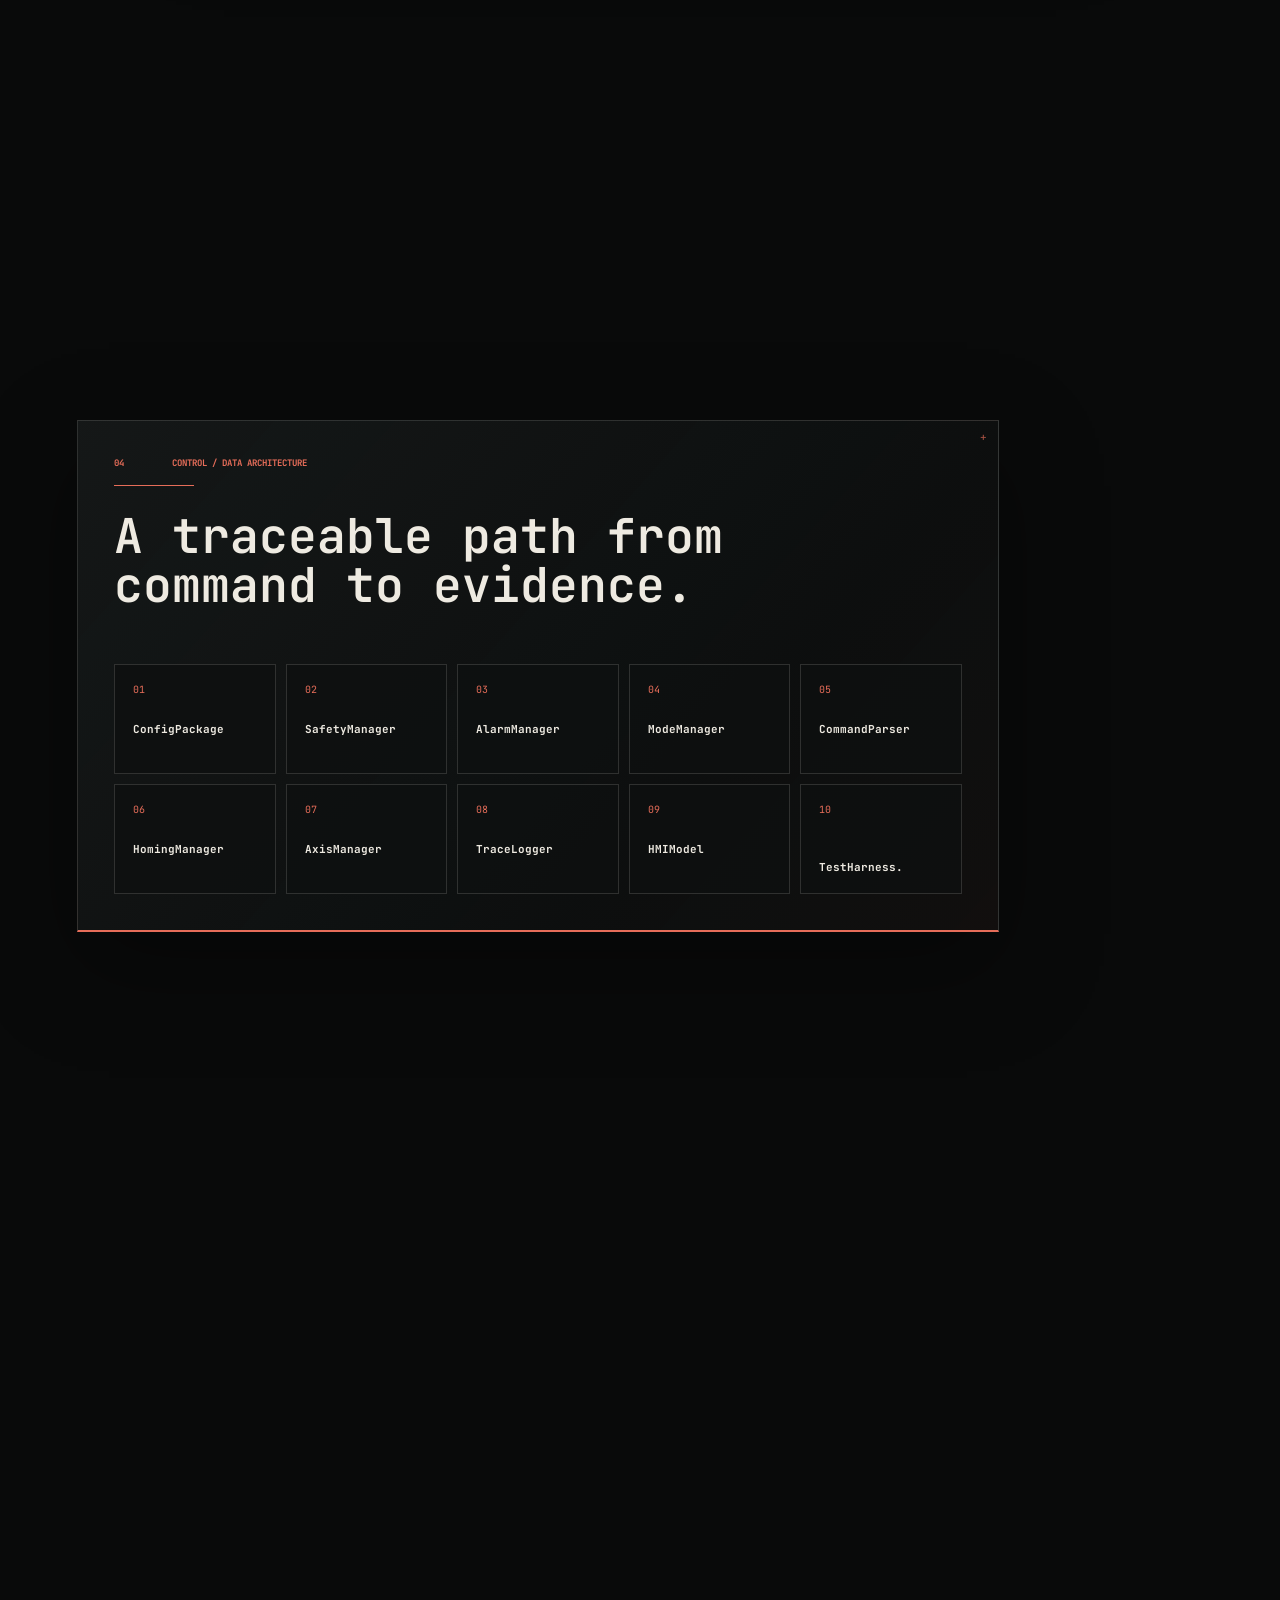
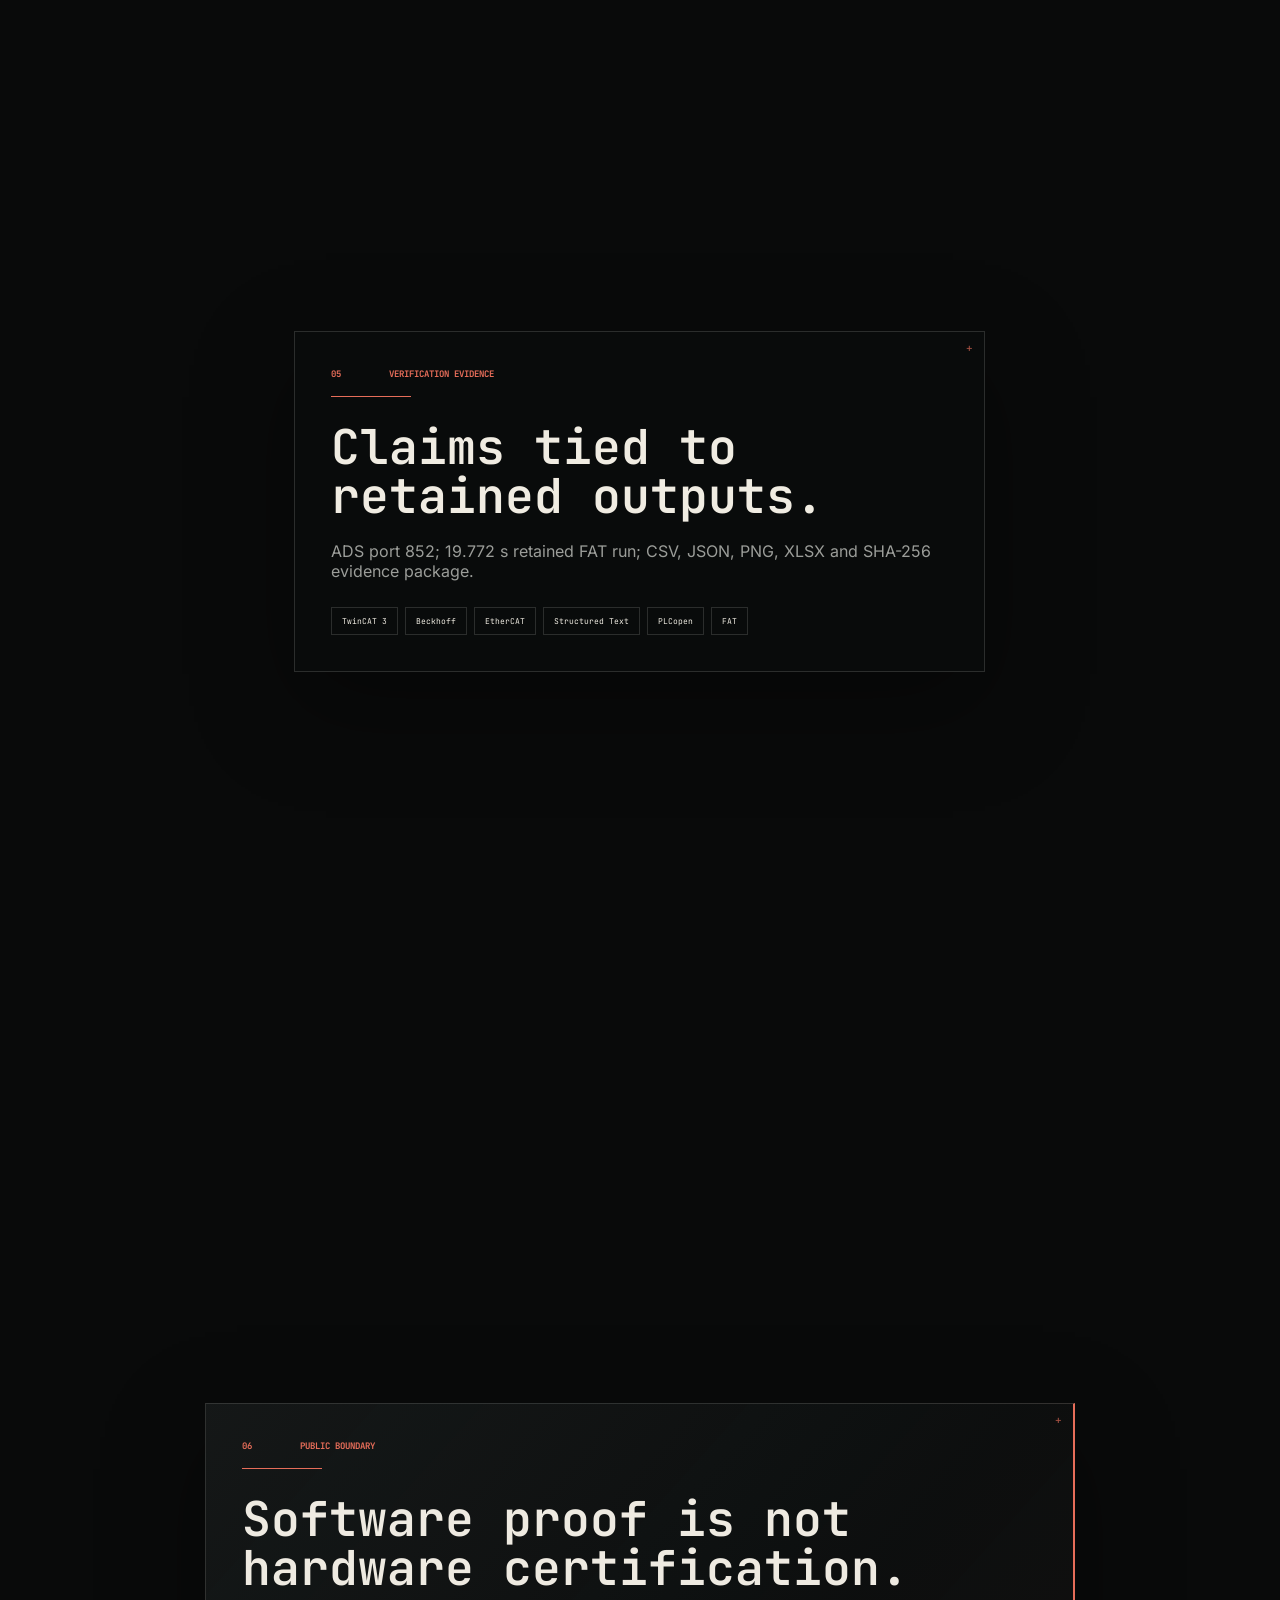
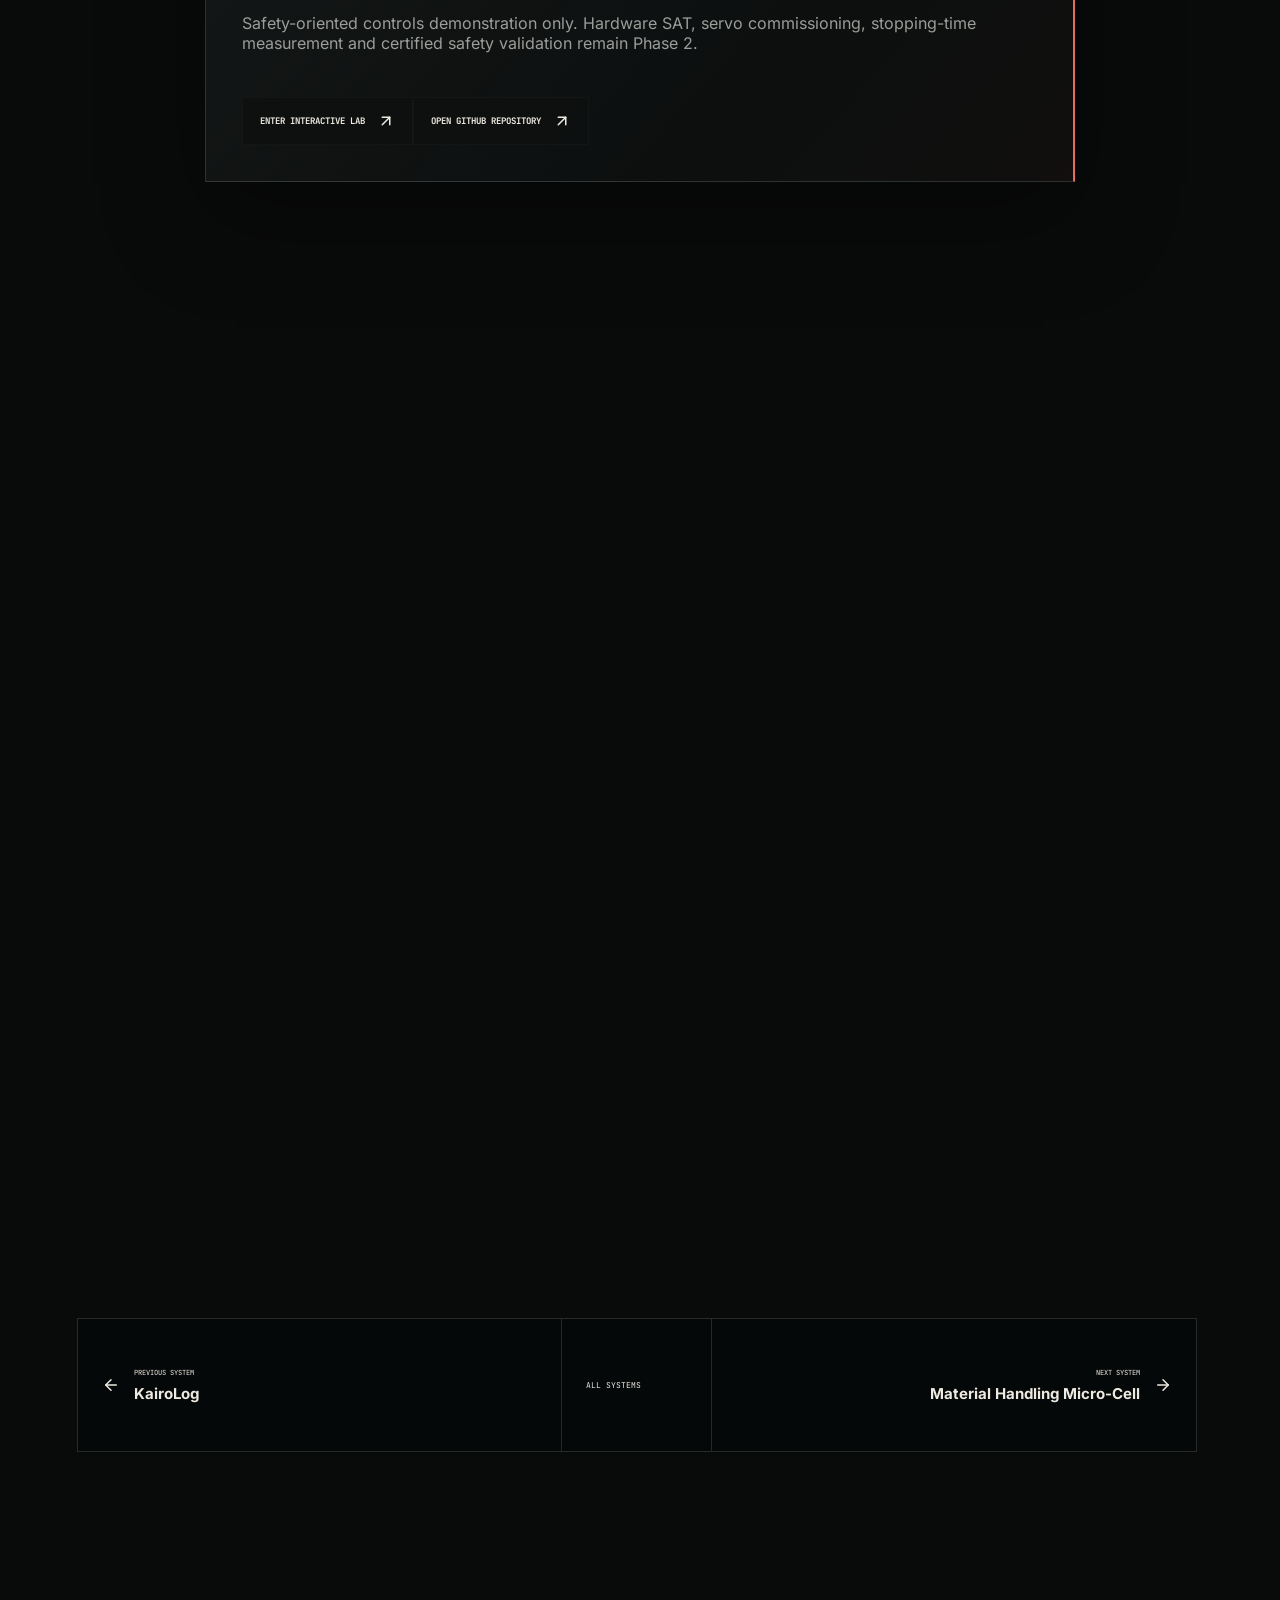
<file: chander-portfolio/brief/motion-safety/index.html>
<!DOCTYPE html><html lang="en"><head><meta charSet="utf-8"/><link rel="preconnect" href="/" crossorigin=""/><meta name="viewport" content="width=device-width, initial-scale=1"/><link rel="stylesheet" href="/chander-portfolio/_next/static/chunks/0qh0tvttr1dg1.css" data-precedence="next"/><link rel="preload" as="script" fetchPriority="low" href="/chander-portfolio/_next/static/chunks/1u8kf-cumb-f7.js"/><script src="/chander-portfolio/_next/static/chunks/0ro772wcmsc4w.js" async=""></script><script src="/chander-portfolio/_next/static/chunks/09uts2_ifw52c.js" async=""></script><script src="/chander-portfolio/_next/static/chunks/3jh1u-s3k0bkk.js" async=""></script><script src="/chander-portfolio/_next/static/chunks/turbopack-1hiw7lk862gdo.js" async=""></script><script src="/chander-portfolio/_next/static/chunks/158myu8e_yme3.js" async=""></script><script src="/chander-portfolio/_next/static/chunks/0edifo32t0a8d.js" async=""></script><script src="/chander-portfolio/_next/static/chunks/3ykpwyxfx6ygj.js" async=""></script><script src="/chander-portfolio/_next/static/chunks/0zjkhgexvzd2p.js" async=""></script><script src="/chander-portfolio/_next/static/chunks/3u_3q9ar285w3.js" async=""></script><title>Industrial Motion and Safety Bench | Chander Vinayak Sharma</title><meta name="description" content="A software-first Beckhoff/TwinCAT motion bench proving modular Structured Text, deterministic axis behavior, safety-oriented recovery and evidence-led commissioning before physical hardware procurement."/><link rel="icon" href="/chander-portfolio/icon.svg?icon.0dpcyqkmdi800.svg" sizes="any" type="image/svg+xml"/><script src="/chander-portfolio/_next/static/chunks/0cz1d0mv5g_q7.js" noModule=""></script></head><body><div hidden=""><!--$--><!--/$--></div><script>(()=>{try{const n=performance.getEntriesByType('navigation')[0];const full=n?.type==='reload'||!sessionStorage.getItem('cvs-normal-entry-ready-v1');document.documentElement.dataset.cvsLoader=full?'full':'skip'}catch(e){document.documentElement.dataset.cvsLoader='full'}})();</script><main class="stage-site stage-route project-route project-route--motion cinematic-root" style="--route-surface:#d5d0c5;--data-accent:#d8c500;--route-accent:#e66d59;--route-ink:#26383a"><div class="cvs-entry-loader " data-loader-progress="0" role="status" aria-live="polite" aria-label="CVS system initialization: 0%"><div class="loader-orbit" aria-hidden="true"><i></i><i></i><i></i></div><div class="loader-console"><span>CVS. // SYSTEM INITIALIZATION</span><strong>000<!-- -->%</strong><div class="loader-rail" aria-hidden="true"><i></i></div><p>INITIALIZING INTERFACE</p><small>INTERFACE / TYPOGRAPHY / SCENE GRAPH / PORTFOLIO SYSTEMS</small></div></div><div class="route-curtain" aria-hidden="true"><span></span><span></span><span></span><b>CVS // SYSTEM TRANSITION</b></div><div class="cinematic-grain" aria-hidden="true"></div><div class="editorial-cursor" aria-hidden="true"><i class="editorial-cursor__ring"></i><i class="editorial-cursor__dot"></i></div><div class="scroll-telemetry" aria-hidden="true"><span>MISSION PROGRESS</span><i></i></div><header class="site-nav site-nav--inverse "><a class="site-mark" href="/chander-portfolio/"><strong>CVS.</strong><span>INDUSTRIAL SYSTEMS</span></a><nav aria-label="Primary navigation"><a href="/chander-portfolio/world/">WORLD</a><a href="/chander-portfolio/#work">WORK</a><a href="/chander-portfolio/channel/profile/">PROFILE</a><a href="/chander-portfolio/channel/ventures/">VENTURES</a><a href="/chander-portfolio/channel/research/">RESEARCH</a><a href="/chander-portfolio/channel/podcast/">PODCAST</a><a href="/chander-portfolio/channel/contact/">CONTACT</a></nav><button type="button" class="nav-toggle" aria-label="Open navigation"><svg xmlns="http://www.w3.org/2000/svg" width="19" height="19" viewBox="0 0 24 24" fill="none" stroke="currentColor" stroke-width="2" stroke-linecap="round" stroke-linejoin="round" class="lucide lucide-menu" aria-hidden="true"><path d="M4 5h16"></path><path d="M4 12h16"></path><path d="M4 19h16"></path></svg></button></header><div class="persistent-stage" aria-hidden="true"><div style="position:relative;width:100%;height:100%;overflow:hidden;pointer-events:auto"><div style="width:100%;height:100%"><canvas style="display:block"></canvas></div></div><div class="stage-atmosphere"></div><div class="stage-scanline"></div></div><div class="mission-hud" aria-hidden="true"><div><span>SYS.01<!-- --> // ENGINEERING BRIEF</span></div><div><i></i><span>SOFTWARE COMPLETE // HARDWARE PHASE 2</span></div></div><div class="stage-scroll"><section id="frame-0" class="stage-frame stage-frame--route-hero" data-stage-frame="true" data-stage-enter="zoom" data-stage-effect="aperture" data-stage-index="0"><div class="stage-frame__viewport"><div class="stage-panel stage-panel--clear"><div class="route-stage-hero"><span>SYS.01<!-- --> // <!-- -->MOTION / SAFETY</span><h1>Industrial Motion and Safety Bench</h1><p>TwinCAT 3 virtual commissioning, PLC motion logic, safety interlocks and FAT evidence.</p><div class="project-status">SOFTWARE COMPLETE // HARDWARE PHASE 2</div><a class="route-world-link" href="/chander-portfolio/world/?room=motion-safety">ENTER INTERACTIVE LAB<!-- --> <svg xmlns="http://www.w3.org/2000/svg" width="17" height="17" viewBox="0 0 24 24" fill="none" stroke="currentColor" stroke-width="2" stroke-linecap="round" stroke-linejoin="round" class="lucide lucide-arrow-up-right" aria-hidden="true"><path d="M7 7h10v10"></path><path d="M7 17 17 7"></path></svg></a><div class="route-hero-index"><strong>01</strong><span>OF <!-- -->06</span></div></div></div></div></section><section id="frame-1" class="stage-frame stage-frame--overview" data-stage-frame="true" data-stage-enter="left" data-stage-effect="orbit" data-stage-index="1"><div class="stage-frame__viewport"><div class="stage-panel stage-panel--glass"><div class="route-section-label"><span>01</span><strong>OVERVIEW</strong></div><div class="route-lead"><p>A software-first Beckhoff/TwinCAT motion bench proving modular Structured Text, deterministic axis behavior, safety-oriented recovery and evidence-led commissioning before physical hardware procurement.</p><div class="route-purpose"><span>WHY IT MATTERS</span><strong>De-risk a new servo axis and its commissioning sequence before the DIN-rail cabinet, drive and safety chain are purchased.</strong></div></div><div class="route-metric-row"><div><strong>10 ms</strong><span>PLC TASK</span></div><div><strong>16 / 16</strong><span>SOFTWARE FAT</span></div><div><strong>25,445</strong><span>SCOPE SAMPLES</span></div></div></div></div></section><section id="frame-2" class="stage-frame stage-frame--method" data-stage-frame="true" data-stage-enter="right" data-stage-effect="relay" data-stage-index="2"><div class="stage-frame__viewport"><div class="stage-panel stage-panel--glass"><div class="route-section-label"><span>02</span><strong>METHOD</strong></div><h2>How the system was built.</h2><p>Translate axis requirements into modular IEC 61131-3 control, explicit operating modes, guarded commands, homing and recovery logic, then exercise the full sequence in a repeatable software FAT.</p><div class="stage-method-signal"><span>REQUIREMENTS</span><i></i><span>CONTROL MODEL</span><i></i><span>FAULT PATHS</span><i></i><span>EVIDENCE</span></div></div></div></section><section id="frame-3" class="stage-frame stage-frame--result" data-stage-frame="true" data-stage-enter="up" data-stage-effect="plunge" data-stage-index="3"><div class="stage-frame__viewport"><div class="stage-panel stage-panel--glass"><div class="route-section-label"><span>03</span><strong>RESULT</strong></div><h2>What the evidence makes visible.</h2><p>A reviewable baseline that exposes normal motion, rejected commands, alarms and recovery behavior while hardware choices can still be changed inexpensively.</p><div class="stage-live-callout"><span>LIVE SYSTEM PASS // <!-- -->SYS.01</span><strong>De-risk a new servo axis and its commissioning sequence before the DIN-rail cabinet, drive and safety chain are purchased.</strong></div></div></div></section><section id="frame-4" class="stage-frame stage-frame--architecture" data-stage-frame="true" data-stage-enter="left" data-stage-effect="assemble" data-stage-index="4"><div class="stage-frame__viewport"><div class="stage-panel stage-panel--glass"><div class="route-section-label"><span>04</span><strong>CONTROL / DATA ARCHITECTURE</strong></div><h2>A traceable path from command to evidence.</h2><div class="architecture-ribbon"><div><span>01</span><strong>ConfigPackage</strong><i></i></div><div><span>02</span><strong>SafetyManager</strong><i></i></div><div><span>03</span><strong>AlarmManager</strong><i></i></div><div><span>04</span><strong>ModeManager</strong><i></i></div><div><span>05</span><strong>CommandParser</strong><i></i></div><div><span>06</span><strong>HomingManager</strong><i></i></div><div><span>07</span><strong>AxisManager</strong><i></i></div><div><span>08</span><strong>TraceLogger</strong><i></i></div><div><span>09</span><strong>HMIModel</strong><i></i></div><div><span>10</span><strong>TestHarness.</strong></div></div></div></div></section><section id="frame-5" class="stage-frame stage-frame--evidence" data-stage-frame="true" data-stage-enter="right" data-stage-effect="constellation" data-stage-index="5"><div class="stage-frame__viewport"><div class="stage-panel stage-panel--dark"><div class="route-section-label"><span>05</span><strong>VERIFICATION EVIDENCE</strong></div><h2>Claims tied to retained outputs.</h2><p>ADS port 852; 19.772 s retained FAT run; CSV, JSON, PNG, XLSX and SHA-256 evidence package.</p><div class="evidence-tags"><span>TwinCAT 3</span><span>Beckhoff</span><span>EtherCAT</span><span>Structured Text</span><span>PLCopen</span><span>FAT</span></div></div></div></section><section id="frame-6" class="stage-frame stage-frame--boundary" data-stage-frame="true" data-stage-enter="up" data-stage-effect="shutter" data-stage-index="6"><div class="stage-frame__viewport"><div class="stage-panel stage-panel--glass"><div class="route-section-label"><span>06</span><strong>PUBLIC BOUNDARY</strong></div><h2>Software proof is not hardware certification.</h2><p>Safety-oriented controls demonstration only. Hardware SAT, servo commissioning, stopping-time measurement and certified safety validation remain Phase 2.</p><a class="stage-primary-link" href="/chander-portfolio/world/?room=motion-safety">ENTER INTERACTIVE LAB<!-- --> <svg xmlns="http://www.w3.org/2000/svg" width="18" height="18" viewBox="0 0 24 24" fill="none" stroke="currentColor" stroke-width="2" stroke-linecap="round" stroke-linejoin="round" class="lucide lucide-arrow-up-right" aria-hidden="true"><path d="M7 7h10v10"></path><path d="M7 17 17 7"></path></svg></a><a class="stage-primary-link" href="https://github.com/chad416/motion-safety-bench" target="_blank" rel="noreferrer">OPEN GITHUB REPOSITORY <svg xmlns="http://www.w3.org/2000/svg" width="18" height="18" viewBox="0 0 24 24" fill="none" stroke="currentColor" stroke-width="2" stroke-linecap="round" stroke-linejoin="round" class="lucide lucide-arrow-up-right" aria-hidden="true"><path d="M7 7h10v10"></path><path d="M7 17 17 7"></path></svg></a></div></div></section><section id="frame-7" class="stage-frame stage-frame--pagination" data-stage-frame="true" data-stage-enter="zoom" data-stage-effect="tunnel" data-stage-index="7"><div class="stage-frame__viewport"><div class="stage-panel stage-panel--clear"><nav class="stage-pagination" aria-label="Project pagination"><a href="/chander-portfolio/brief/kairolog/"><svg xmlns="http://www.w3.org/2000/svg" width="18" height="18" viewBox="0 0 24 24" fill="none" stroke="currentColor" stroke-width="2" stroke-linecap="round" stroke-linejoin="round" class="lucide lucide-arrow-left" aria-hidden="true"><path d="m12 19-7-7 7-7"></path><path d="M19 12H5"></path></svg><span>PREVIOUS SYSTEM</span><strong>KairoLog</strong></a><a href="/chander-portfolio/">ALL SYSTEMS</a><a href="/chander-portfolio/brief/material-cell/"><span>NEXT SYSTEM</span><strong>Material Handling Micro-Cell</strong><svg xmlns="http://www.w3.org/2000/svg" width="18" height="18" viewBox="0 0 24 24" fill="none" stroke="currentColor" stroke-width="2" stroke-linecap="round" stroke-linejoin="round" class="lucide lucide-arrow-right" aria-hidden="true"><path d="M5 12h14"></path><path d="m12 5 7 7-7 7"></path></svg></a></nav></div></div></section></div></main><!--$--><!--/$--><script src="/chander-portfolio/_next/static/chunks/1u8kf-cumb-f7.js" id="_R_" async=""></script><script>(self.__next_f=self.__next_f||[]).push([0])</script><script>self.__next_f.push([1,"1:\"$Sreact.fragment\"\n2:I[39756,[\"/chander-portfolio/_next/static/chunks/158myu8e_yme3.js\"],\"default\"]\n3:I[37457,[\"/chander-portfolio/_next/static/chunks/158myu8e_yme3.js\"],\"default\"]\n5:I[97367,[\"/chander-portfolio/_next/static/chunks/158myu8e_yme3.js\"],\"OutletBoundary\"]\n6:\"$Sreact.suspense\"\n9:I[97367,[\"/chander-portfolio/_next/static/chunks/158myu8e_yme3.js\"],\"ViewportBoundary\"]\nb:I[97367,[\"/chander-portfolio/_next/static/chunks/158myu8e_yme3.js\"],\"MetadataBoundary\"]\nd:I[68027,[\"/chander-portfolio/_next/static/chunks/158myu8e_yme3.js\"],\"default\",1]\n:HL[\"/chander-portfolio/_next/static/chunks/0qh0tvttr1dg1.css\",\"style\"]\n:HC[\"/\",\"\"]\n"])</script><script>self.__next_f.push([1,"0:{\"P\":null,\"c\":[\"\",\"brief\",\"motion-safety\",\"\"],\"q\":\"\",\"i\":false,\"f\":[[[\"\",{\"children\":[\"brief\",{\"children\":[[\"slug\",\"motion-safety\",\"d\",null],{\"children\":[\"__PAGE__\",{}]}]}]},\"$undefined\",\"$undefined\",16],[[\"$\",\"$1\",\"c\",{\"children\":[[[\"$\",\"link\",\"0\",{\"rel\":\"stylesheet\",\"href\":\"/chander-portfolio/_next/static/chunks/0qh0tvttr1dg1.css\",\"precedence\":\"next\",\"crossOrigin\":\"$undefined\",\"nonce\":\"$undefined\"}],[\"$\",\"script\",\"script-0\",{\"src\":\"/chander-portfolio/_next/static/chunks/158myu8e_yme3.js\",\"async\":true,\"nonce\":\"$undefined\"}]],[\"$\",\"html\",null,{\"lang\":\"en\",\"children\":[\"$\",\"body\",null,{\"children\":[[\"$\",\"script\",null,{\"dangerouslySetInnerHTML\":{\"__html\":\"(()=\u003e{try{const n=performance.getEntriesByType('navigation')[0];const full=n?.type==='reload'||!sessionStorage.getItem('cvs-normal-entry-ready-v1');document.documentElement.dataset.cvsLoader=full?'full':'skip'}catch(e){document.documentElement.dataset.cvsLoader='full'}})();\"}}],[\"$\",\"$L2\",null,{\"parallelRouterKey\":\"children\",\"error\":\"$undefined\",\"errorStyles\":\"$undefined\",\"errorScripts\":\"$undefined\",\"template\":[\"$\",\"$L3\",null,{}],\"templateStyles\":\"$undefined\",\"templateScripts\":\"$undefined\",\"notFound\":[[[\"$\",\"title\",null,{\"children\":\"404: This page could not be found.\"}],[\"$\",\"div\",null,{\"style\":{\"fontFamily\":\"system-ui,\\\"Segoe UI\\\",Roboto,Helvetica,Arial,sans-serif,\\\"Apple Color Emoji\\\",\\\"Segoe UI Emoji\\\"\",\"height\":\"100vh\",\"textAlign\":\"center\",\"display\":\"flex\",\"flexDirection\":\"column\",\"alignItems\":\"center\",\"justifyContent\":\"center\"},\"children\":[\"$\",\"div\",null,{\"children\":[[\"$\",\"style\",null,{\"dangerouslySetInnerHTML\":{\"__html\":\"body{color:#000;background:#fff;margin:0}.next-error-h1{border-right:1px solid rgba(0,0,0,.3)}@media (prefers-color-scheme:dark){body{color:#fff;background:#000}.next-error-h1{border-right:1px solid rgba(255,255,255,.3)}}\"}}],[\"$\",\"h1\",null,{\"className\":\"next-error-h1\",\"style\":{\"display\":\"inline-block\",\"margin\":\"0 20px 0 0\",\"padding\":\"0 23px 0 0\",\"fontSize\":24,\"fontWeight\":500,\"verticalAlign\":\"top\",\"lineHeight\":\"49px\"},\"children\":404}],[\"$\",\"div\",null,{\"style\":{\"display\":\"inline-block\"},\"children\":[\"$\",\"h2\",null,{\"style\":{\"fontSize\":14,\"fontWeight\":400,\"lineHeight\":\"49px\",\"margin\":0},\"children\":\"This page could not be found.\"}]}]]}]}]],[]],\"forbidden\":\"$undefined\",\"unauthorized\":\"$undefined\"}]]}]}]]}],{\"children\":[[\"$\",\"$1\",\"c\",{\"children\":[null,[\"$\",\"$L2\",null,{\"parallelRouterKey\":\"children\",\"error\":\"$undefined\",\"errorStyles\":\"$undefined\",\"errorScripts\":\"$undefined\",\"template\":[\"$\",\"$L3\",null,{}],\"templateStyles\":\"$undefined\",\"templateScripts\":\"$undefined\",\"notFound\":\"$undefined\",\"forbidden\":\"$undefined\",\"unauthorized\":\"$undefined\"}]]}],{\"children\":[[\"$\",\"$1\",\"c\",{\"children\":[null,[\"$\",\"$L2\",null,{\"parallelRouterKey\":\"children\",\"error\":\"$undefined\",\"errorStyles\":\"$undefined\",\"errorScripts\":\"$undefined\",\"template\":[\"$\",\"$L3\",null,{}],\"templateStyles\":\"$undefined\",\"templateScripts\":\"$undefined\",\"notFound\":\"$undefined\",\"forbidden\":\"$undefined\",\"unauthorized\":\"$undefined\"}]]}],{\"children\":[[\"$\",\"$1\",\"c\",{\"children\":[\"$L4\",[[\"$\",\"script\",\"script-0\",{\"src\":\"/chander-portfolio/_next/static/chunks/0edifo32t0a8d.js\",\"async\":true,\"nonce\":\"$undefined\"}],[\"$\",\"script\",\"script-1\",{\"src\":\"/chander-portfolio/_next/static/chunks/3ykpwyxfx6ygj.js\",\"async\":true,\"nonce\":\"$undefined\"}],[\"$\",\"script\",\"script-2\",{\"src\":\"/chander-portfolio/_next/static/chunks/0zjkhgexvzd2p.js\",\"async\":true,\"nonce\":\"$undefined\"}],[\"$\",\"script\",\"script-3\",{\"src\":\"/chander-portfolio/_next/static/chunks/3u_3q9ar285w3.js\",\"async\":true,\"nonce\":\"$undefined\"}]],[\"$\",\"$L5\",null,{\"children\":[\"$\",\"$6\",null,{\"name\":\"Next.MetadataOutlet\",\"children\":\"$@7\"}]}]]}],{},null,false,null]},null,false,\"$@8\"]},null,false,\"$@8\"]},null,false,null],[\"$\",\"$1\",\"h\",{\"children\":[null,[\"$\",\"$L9\",null,{\"children\":\"$La\"}],[\"$\",\"div\",null,{\"hidden\":true,\"children\":[\"$\",\"$Lb\",null,{\"children\":[\"$\",\"$6\",null,{\"name\":\"Next.Metadata\",\"children\":\"$Lc\"}]}]}],null]}],false]],\"m\":\"$undefined\",\"G\":[\"$d\",[[\"$\",\"link\",\"0\",{\"rel\":\"stylesheet\",\"href\":\"/chander-portfolio/_next/static/chunks/0qh0tvttr1dg1.css\",\"precedence\":\"next\",\"crossOrigin\":\"$undefined\",\"nonce\":\"$undefined\"}]]],\"S\":true,\"h\":null,\"s\":\"$undefined\",\"l\":\"$undefined\",\"p\":\"$undefined\",\"d\":\"$undefined\",\"b\":\"uqc1agG-y_qn7TVQgQm7L\"}\n"])</script><script>self.__next_f.push([1,"e:[]\n8:\"$We\"\n"])</script><script>self.__next_f.push([1,"f:I[7607,[\"/chander-portfolio/_next/static/chunks/158myu8e_yme3.js\",\"/chander-portfolio/_next/static/chunks/0edifo32t0a8d.js\",\"/chander-portfolio/_next/static/chunks/3ykpwyxfx6ygj.js\",\"/chander-portfolio/_next/static/chunks/0zjkhgexvzd2p.js\",\"/chander-portfolio/_next/static/chunks/3u_3q9ar285w3.js\"],\"default\"]\n"])</script><script>self.__next_f.push([1,"4:[\"$\",\"$Lf\",null,{\"project\":{\"id\":\"SYS.01\",\"slug\":\"motion-safety\",\"short\":\"MOTION / SAFETY\",\"title\":\"Industrial Motion and Safety Bench\",\"subtitle\":\"TwinCAT 3 virtual commissioning, PLC motion logic, safety interlocks and FAT evidence.\",\"status\":\"SOFTWARE COMPLETE // HARDWARE PHASE 2\",\"kind\":\"motion\",\"theme\":[\"#d5d0c5\",\"#d8c500\",\"#26383a\"],\"visual\":\"/assets/project-motion-safety.png\",\"position\":[-9,0,-7],\"github\":\"https://github.com/chad416/motion-safety-bench\",\"summary\":\"A software-first Beckhoff/TwinCAT motion bench proving modular Structured Text, deterministic axis behavior, safety-oriented recovery and evidence-led commissioning before physical hardware procurement.\",\"useCase\":\"De-risk a new servo axis and its commissioning sequence before the DIN-rail cabinet, drive and safety chain are purchased.\",\"method\":\"Translate axis requirements into modular IEC 61131-3 control, explicit operating modes, guarded commands, homing and recovery logic, then exercise the full sequence in a repeatable software FAT.\",\"result\":\"A reviewable baseline that exposes normal motion, rejected commands, alarms and recovery behavior while hardware choices can still be changed inexpensively.\",\"metrics\":[[\"10 ms\",\"PLC TASK\"],[\"16 / 16\",\"SOFTWARE FAT\"],[\"25,445\",\"SCOPE SAMPLES\"]],\"architecture\":\"ConfigPackage -\u003e SafetyManager -\u003e AlarmManager -\u003e ModeManager -\u003e CommandParser -\u003e HomingManager -\u003e AxisManager -\u003e TraceLogger -\u003e HMIModel -\u003e TestHarness.\",\"evidence\":\"ADS port 852; 19.772 s retained FAT run; CSV, JSON, PNG, XLSX and SHA-256 evidence package.\",\"boundary\":\"Safety-oriented controls demonstration only. Hardware SAT, servo commissioning, stopping-time measurement and certified safety validation remain Phase 2.\",\"tags\":[\"TwinCAT 3\",\"Beckhoff\",\"EtherCAT\",\"Structured Text\",\"PLCopen\",\"FAT\"]},\"projectIndex\":0}]\n"])</script><script>self.__next_f.push([1,"a:[[\"$\",\"meta\",\"0\",{\"charSet\":\"utf-8\"}],[\"$\",\"meta\",\"1\",{\"name\":\"viewport\",\"content\":\"width=device-width, initial-scale=1\"}]]\n"])</script><script>self.__next_f.push([1,"10:I[27201,[\"/chander-portfolio/_next/static/chunks/158myu8e_yme3.js\"],\"IconMark\"]\n7:null\nc:[[\"$\",\"title\",\"0\",{\"children\":\"Industrial Motion and Safety Bench | Chander Vinayak Sharma\"}],[\"$\",\"meta\",\"1\",{\"name\":\"description\",\"content\":\"A software-first Beckhoff/TwinCAT motion bench proving modular Structured Text, deterministic axis behavior, safety-oriented recovery and evidence-led commissioning before physical hardware procurement.\"}],[\"$\",\"link\",\"2\",{\"rel\":\"icon\",\"href\":\"/chander-portfolio/icon.svg?icon.0dpcyqkmdi800.svg\",\"sizes\":\"any\",\"type\":\"image/svg+xml\"}],[\"$\",\"$L10\",\"3\",{}]]\n"])</script></body></html>
</file>
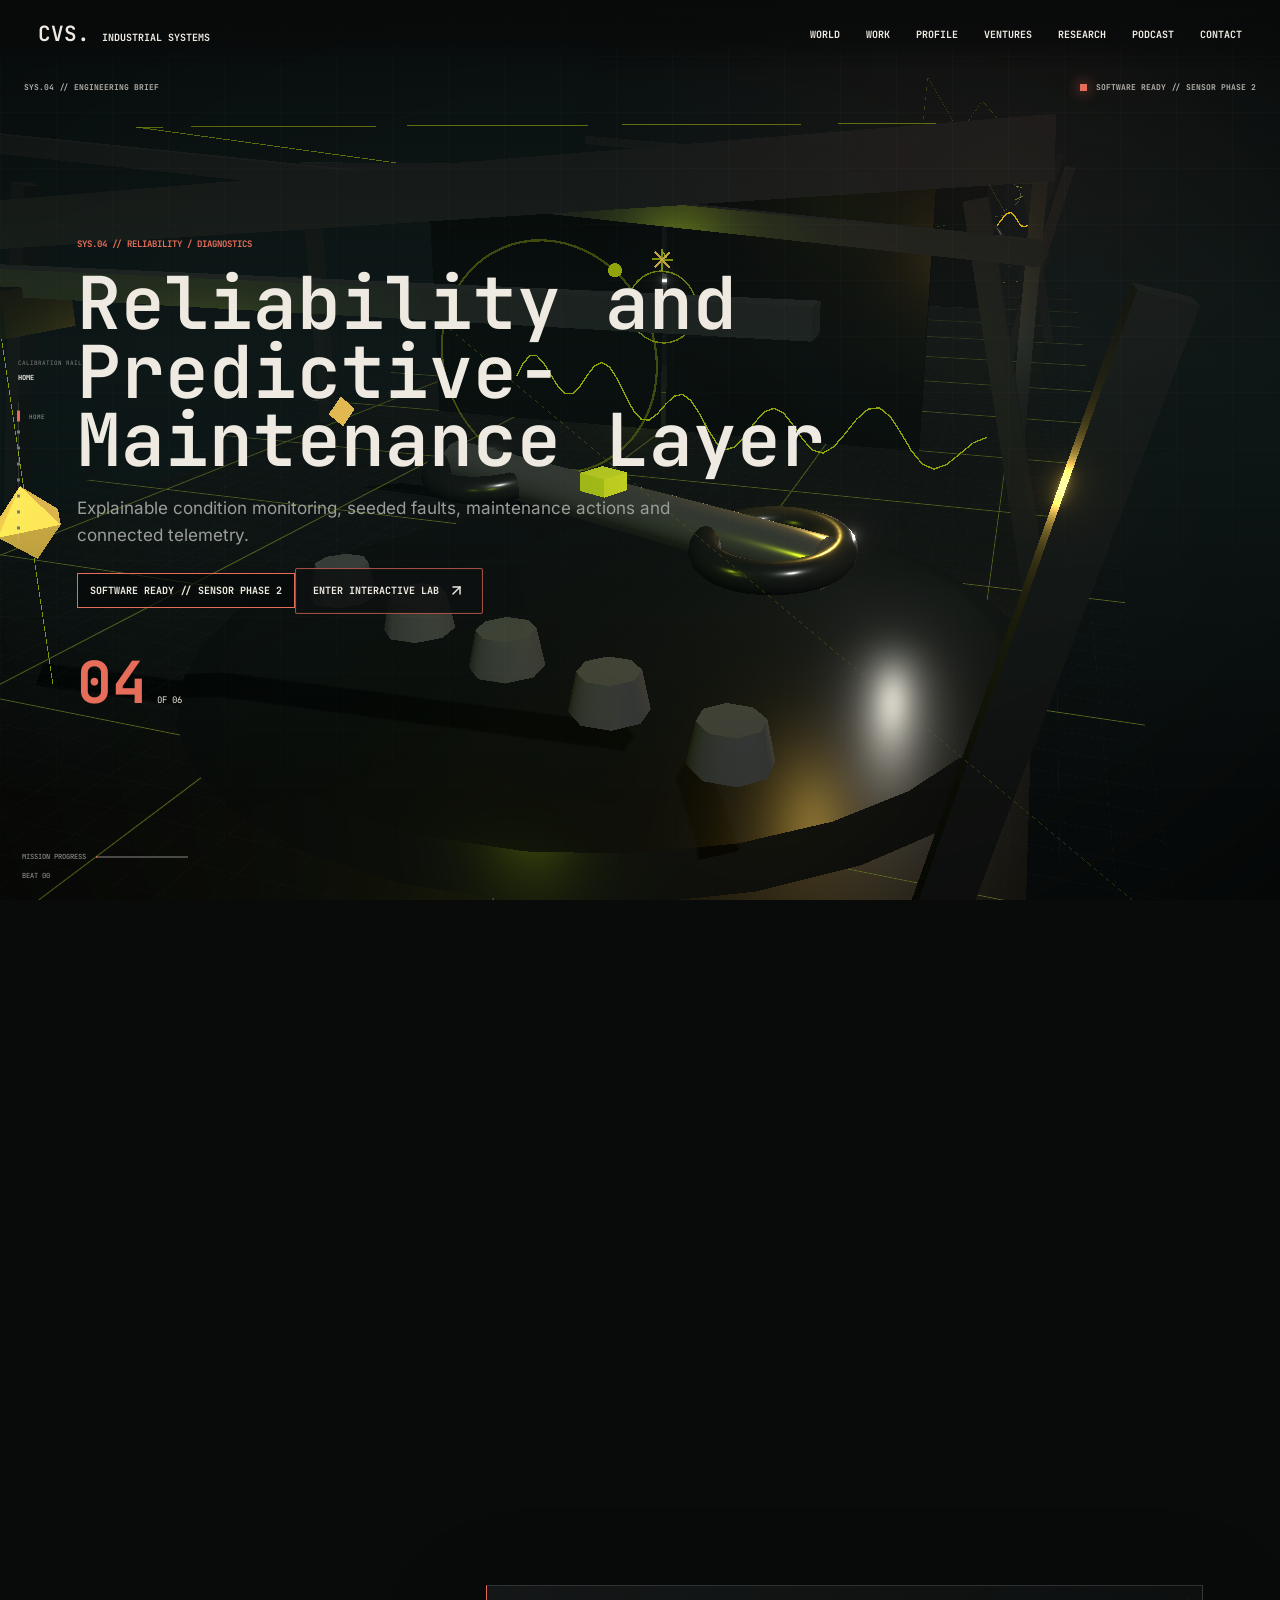
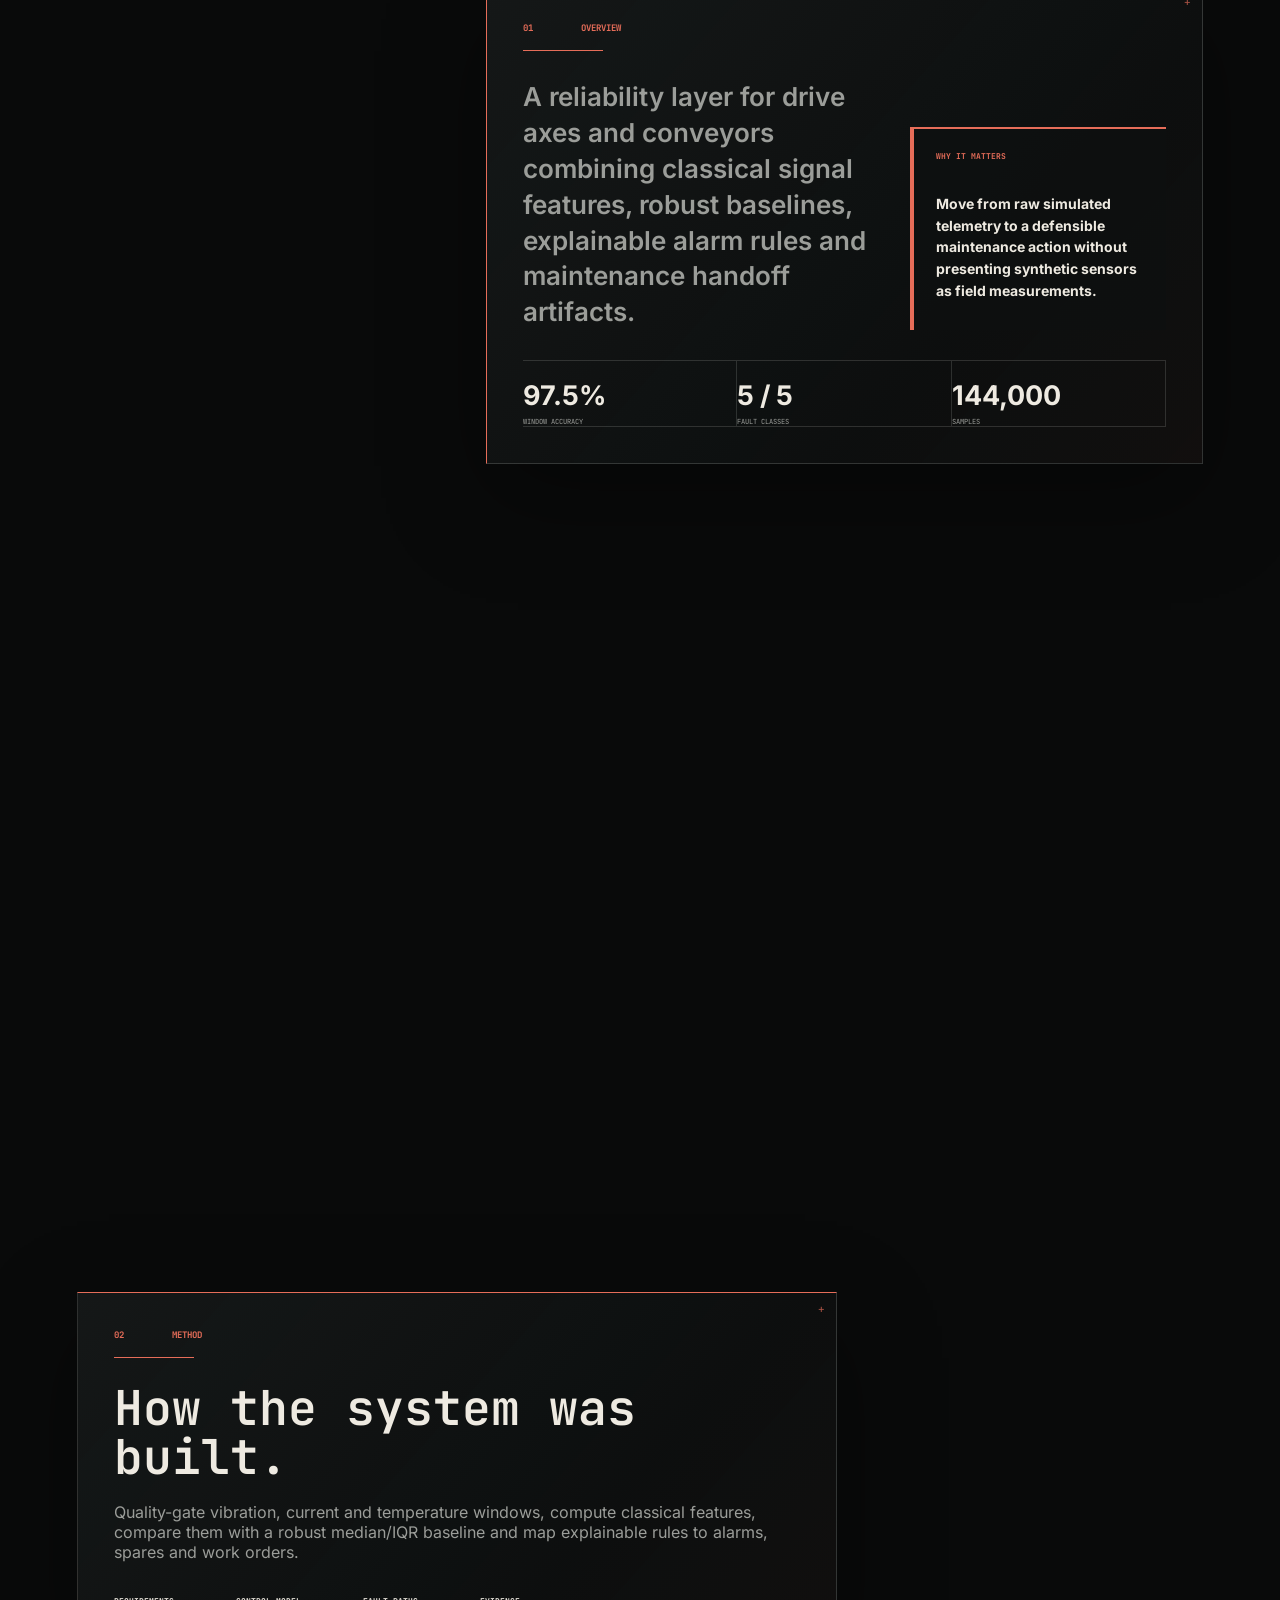
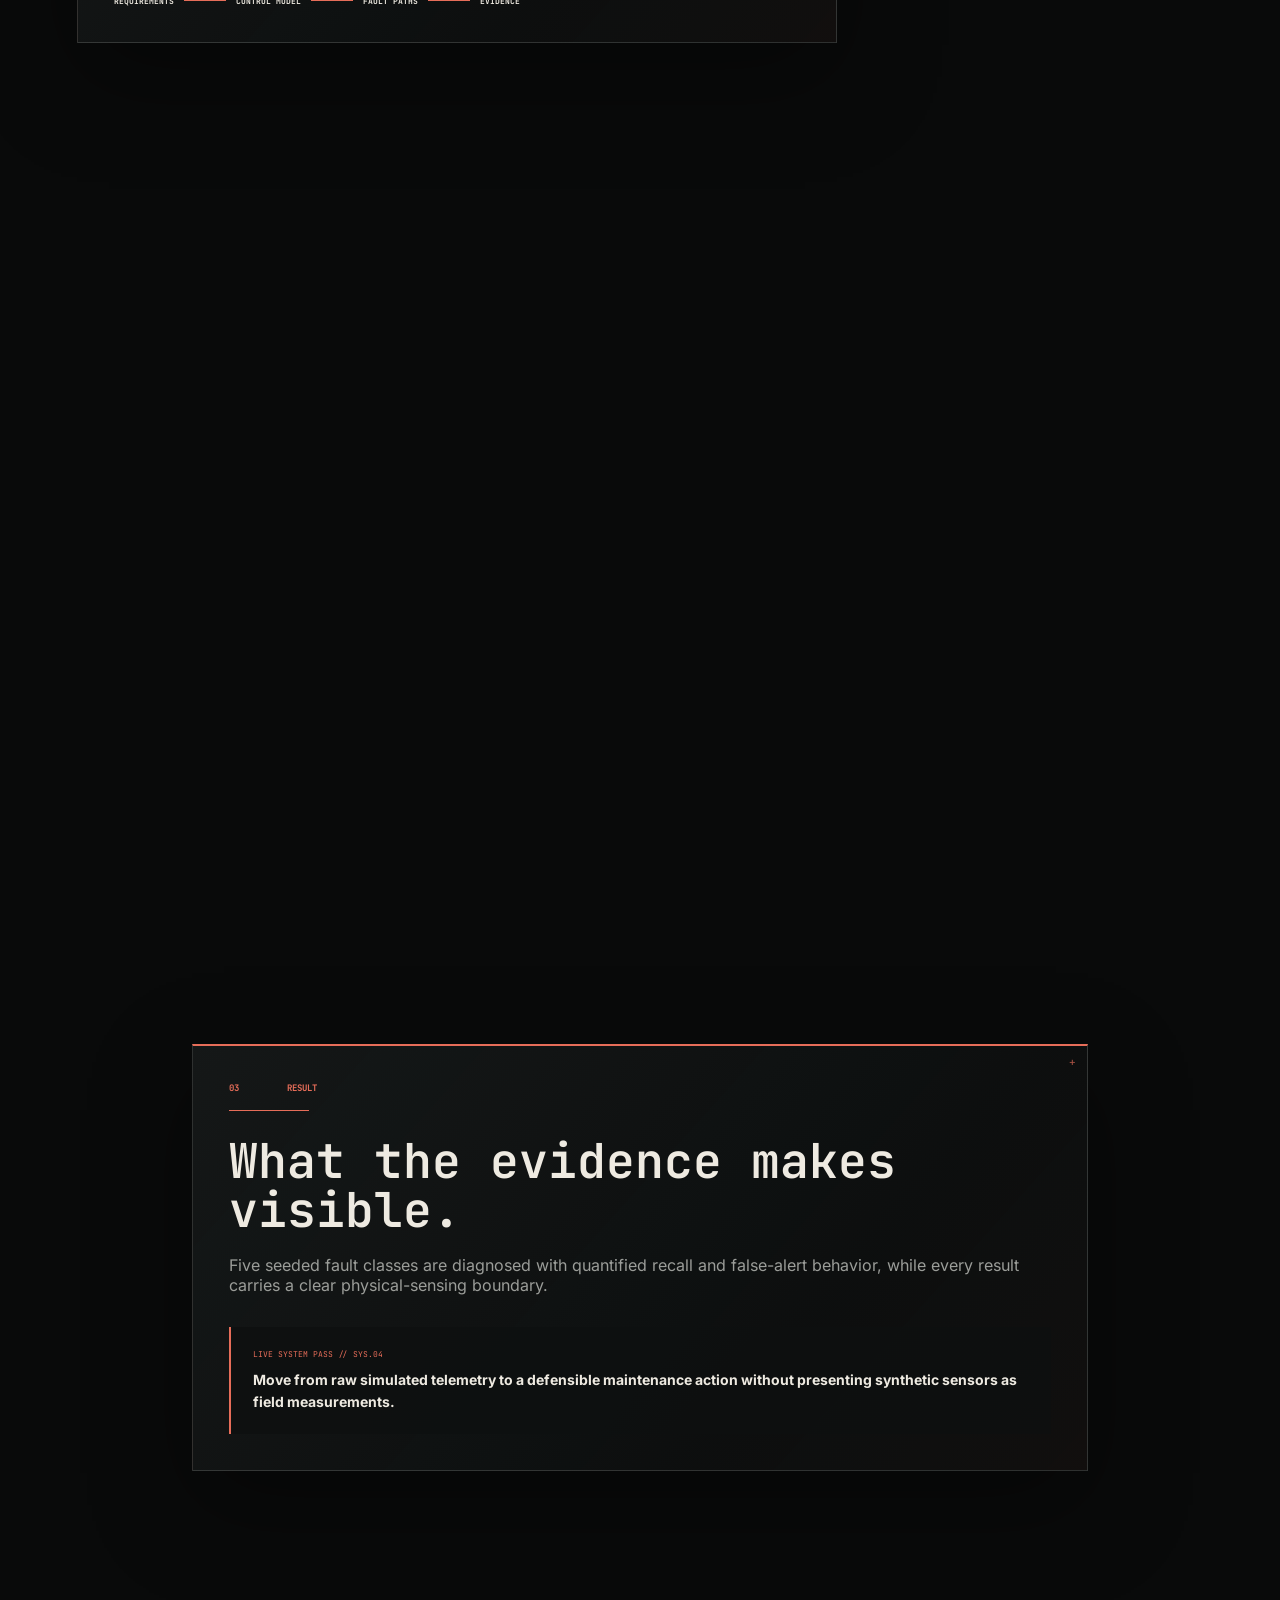
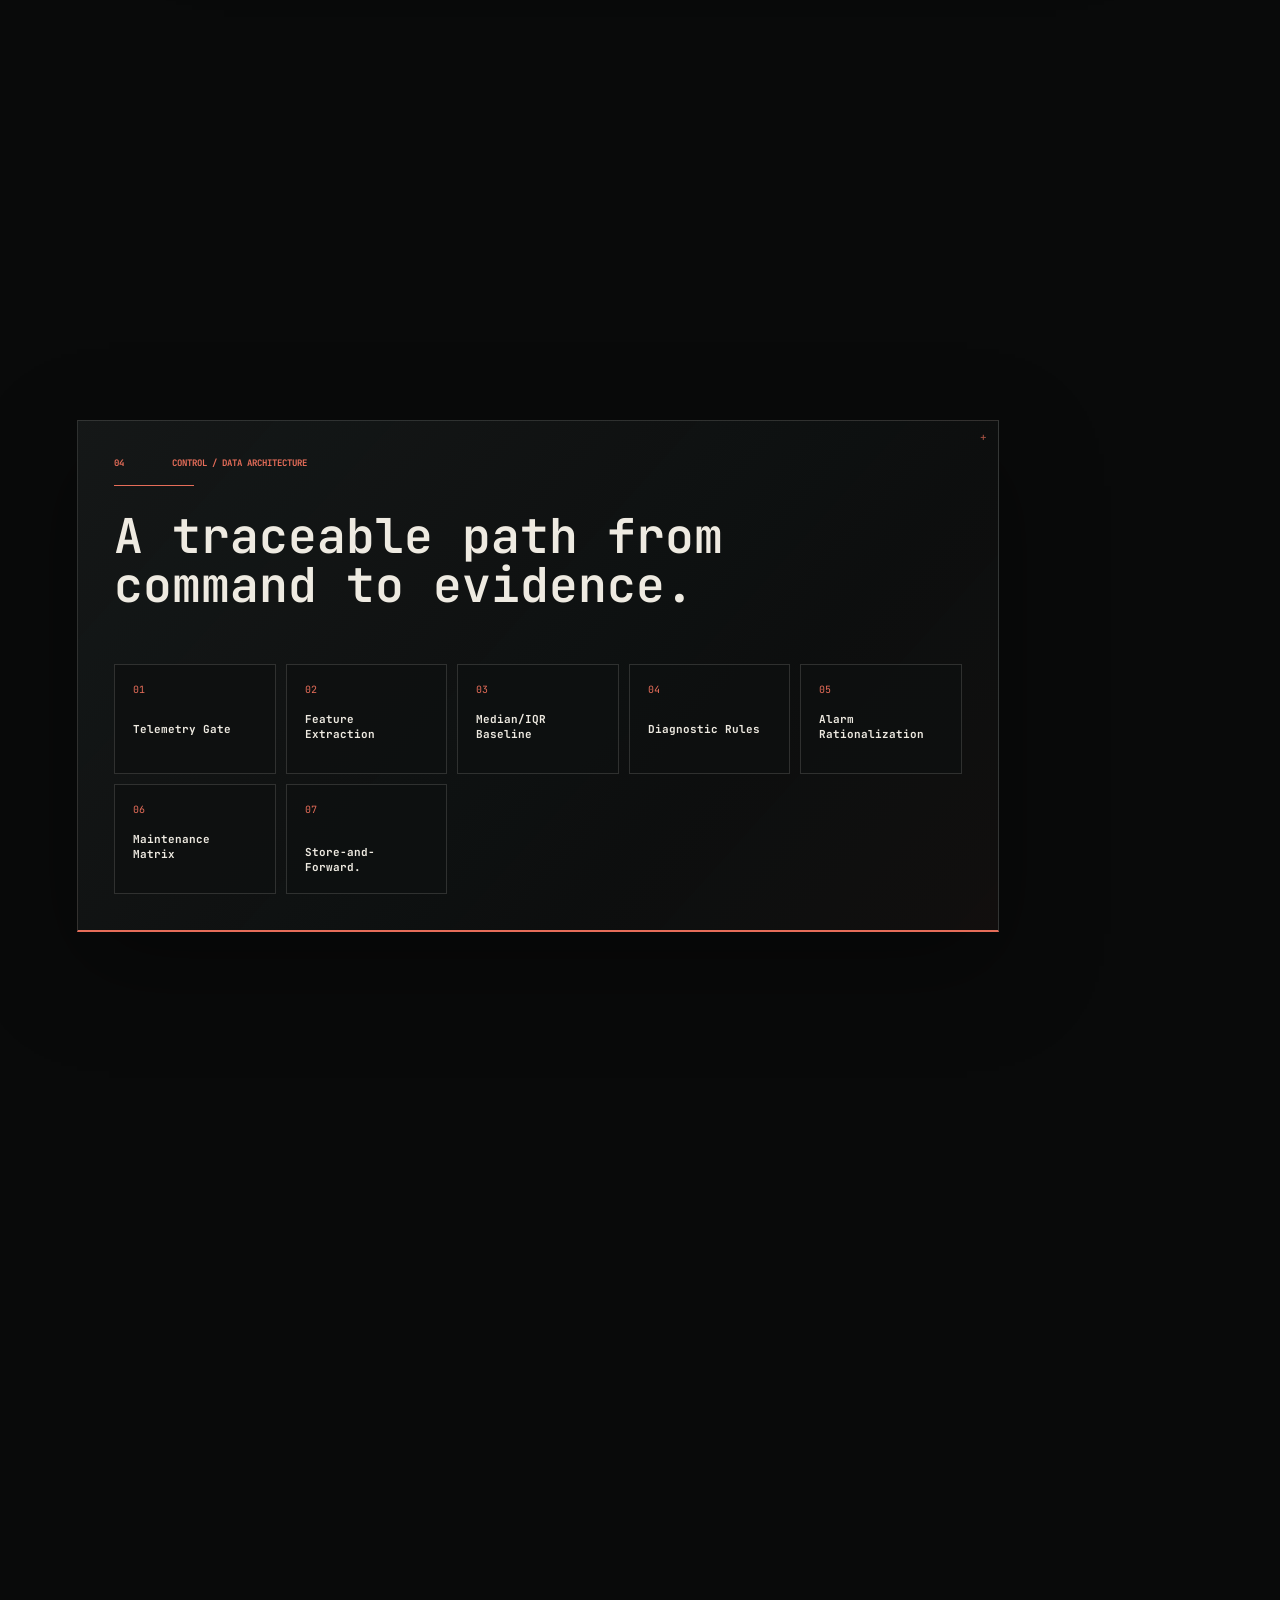
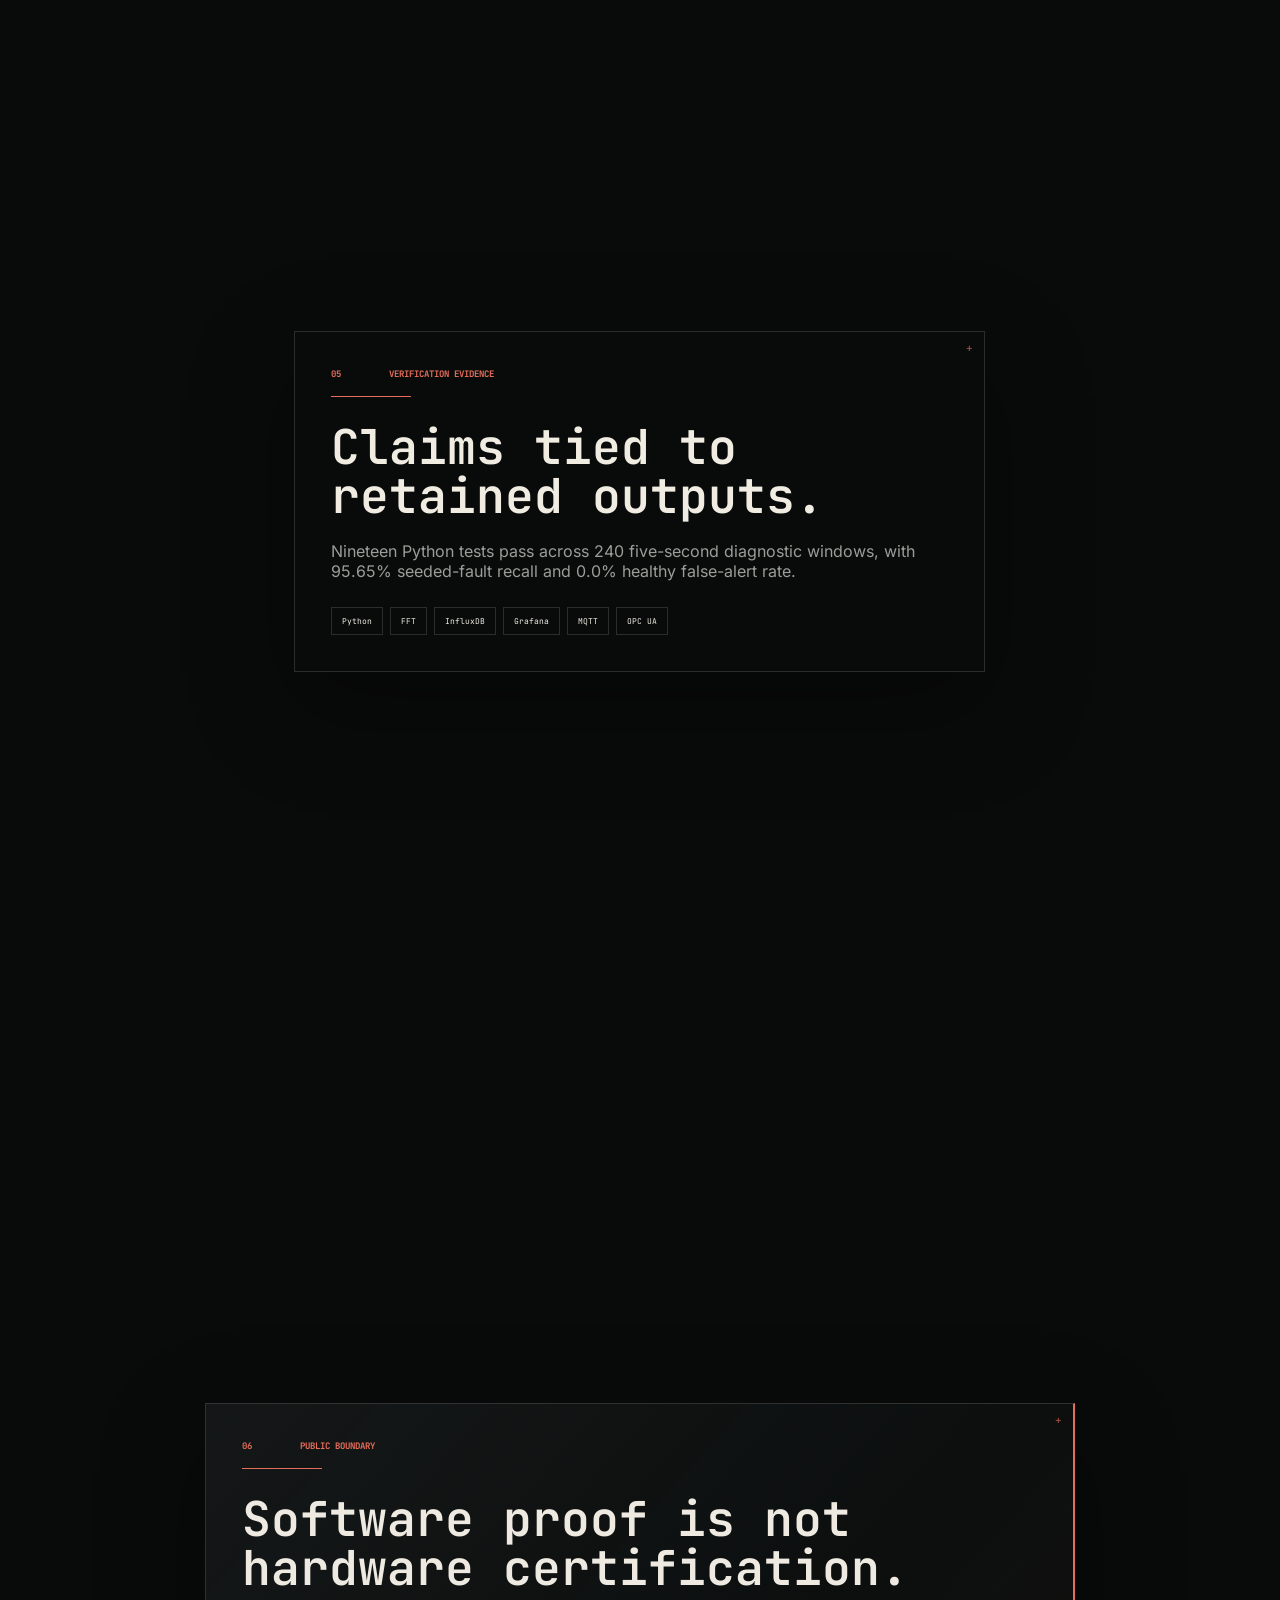
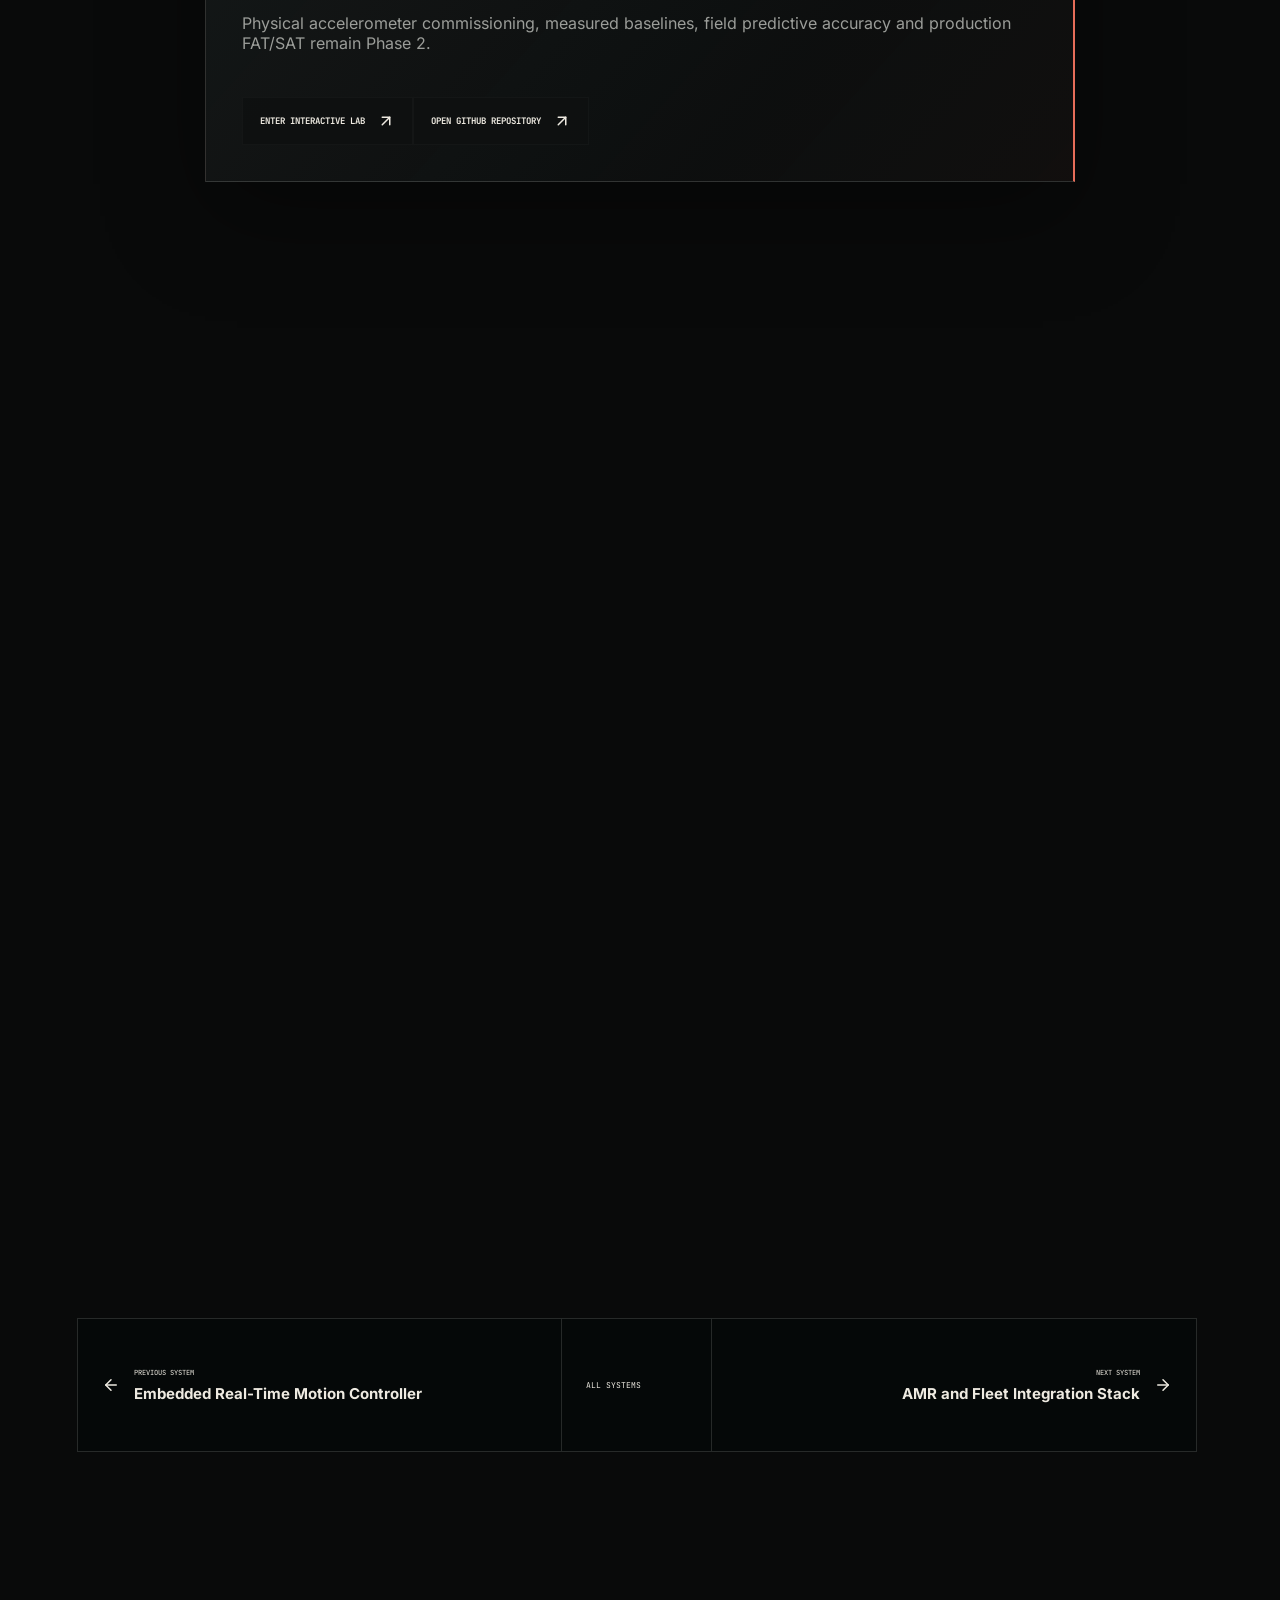
<file: chander-portfolio/brief/reliability/index.html>
<!DOCTYPE html><html lang="en"><head><meta charSet="utf-8"/><link rel="preconnect" href="/" crossorigin=""/><meta name="viewport" content="width=device-width, initial-scale=1"/><link rel="stylesheet" href="/chander-portfolio/_next/static/chunks/0qh0tvttr1dg1.css" data-precedence="next"/><link rel="preload" as="script" fetchPriority="low" href="/chander-portfolio/_next/static/chunks/1u8kf-cumb-f7.js"/><script src="/chander-portfolio/_next/static/chunks/0ro772wcmsc4w.js" async=""></script><script src="/chander-portfolio/_next/static/chunks/09uts2_ifw52c.js" async=""></script><script src="/chander-portfolio/_next/static/chunks/3jh1u-s3k0bkk.js" async=""></script><script src="/chander-portfolio/_next/static/chunks/turbopack-1hiw7lk862gdo.js" async=""></script><script src="/chander-portfolio/_next/static/chunks/158myu8e_yme3.js" async=""></script><script src="/chander-portfolio/_next/static/chunks/0edifo32t0a8d.js" async=""></script><script src="/chander-portfolio/_next/static/chunks/3ykpwyxfx6ygj.js" async=""></script><script src="/chander-portfolio/_next/static/chunks/0zjkhgexvzd2p.js" async=""></script><script src="/chander-portfolio/_next/static/chunks/3u_3q9ar285w3.js" async=""></script><title>Reliability and Predictive-Maintenance Layer | Chander Vinayak Sharma</title><meta name="description" content="A reliability layer for drive axes and conveyors combining classical signal features, robust baselines, explainable alarm rules and maintenance handoff artifacts."/><link rel="icon" href="/chander-portfolio/icon.svg?icon.0dpcyqkmdi800.svg" sizes="any" type="image/svg+xml"/><script src="/chander-portfolio/_next/static/chunks/0cz1d0mv5g_q7.js" noModule=""></script></head><body><div hidden=""><!--$--><!--/$--></div><script>(()=>{try{const n=performance.getEntriesByType('navigation')[0];const full=n?.type==='reload'||!sessionStorage.getItem('cvs-normal-entry-ready-v1');document.documentElement.dataset.cvsLoader=full?'full':'skip'}catch(e){document.documentElement.dataset.cvsLoader='full'}})();</script><main class="stage-site stage-route project-route project-route--reliability cinematic-root" style="--route-surface:#c6c0aa;--data-accent:#8ea000;--route-accent:#e66d59;--route-ink:#313327"><div class="cvs-entry-loader " data-loader-progress="0" role="status" aria-live="polite" aria-label="CVS system initialization: 0%"><div class="loader-orbit" aria-hidden="true"><i></i><i></i><i></i></div><div class="loader-console"><span>CVS. // SYSTEM INITIALIZATION</span><strong>000<!-- -->%</strong><div class="loader-rail" aria-hidden="true"><i></i></div><p>INITIALIZING INTERFACE</p><small>INTERFACE / TYPOGRAPHY / SCENE GRAPH / PORTFOLIO SYSTEMS</small></div></div><div class="route-curtain" aria-hidden="true"><span></span><span></span><span></span><b>CVS // SYSTEM TRANSITION</b></div><div class="cinematic-grain" aria-hidden="true"></div><div class="editorial-cursor" aria-hidden="true"><i class="editorial-cursor__ring"></i><i class="editorial-cursor__dot"></i></div><div class="scroll-telemetry" aria-hidden="true"><span>MISSION PROGRESS</span><i></i></div><header class="site-nav site-nav--inverse "><a class="site-mark" href="/chander-portfolio/"><strong>CVS.</strong><span>INDUSTRIAL SYSTEMS</span></a><nav aria-label="Primary navigation"><a href="/chander-portfolio/world/">WORLD</a><a href="/chander-portfolio/#work">WORK</a><a href="/chander-portfolio/channel/profile/">PROFILE</a><a href="/chander-portfolio/channel/ventures/">VENTURES</a><a href="/chander-portfolio/channel/research/">RESEARCH</a><a href="/chander-portfolio/channel/podcast/">PODCAST</a><a href="/chander-portfolio/channel/contact/">CONTACT</a></nav><button type="button" class="nav-toggle" aria-label="Open navigation"><svg xmlns="http://www.w3.org/2000/svg" width="19" height="19" viewBox="0 0 24 24" fill="none" stroke="currentColor" stroke-width="2" stroke-linecap="round" stroke-linejoin="round" class="lucide lucide-menu" aria-hidden="true"><path d="M4 5h16"></path><path d="M4 12h16"></path><path d="M4 19h16"></path></svg></button></header><div class="persistent-stage" aria-hidden="true"><div style="position:relative;width:100%;height:100%;overflow:hidden;pointer-events:auto"><div style="width:100%;height:100%"><canvas style="display:block"></canvas></div></div><div class="stage-atmosphere"></div><div class="stage-scanline"></div></div><div class="mission-hud" aria-hidden="true"><div><span>SYS.04<!-- --> // ENGINEERING BRIEF</span></div><div><i></i><span>SOFTWARE READY // SENSOR PHASE 2</span></div></div><div class="stage-scroll"><section id="frame-0" class="stage-frame stage-frame--route-hero" data-stage-frame="true" data-stage-enter="zoom" data-stage-effect="aperture" data-stage-index="0"><div class="stage-frame__viewport"><div class="stage-panel stage-panel--clear"><div class="route-stage-hero"><span>SYS.04<!-- --> // <!-- -->RELIABILITY / DIAGNOSTICS</span><h1>Reliability and Predictive-Maintenance Layer</h1><p>Explainable condition monitoring, seeded faults, maintenance actions and connected telemetry.</p><div class="project-status">SOFTWARE READY // SENSOR PHASE 2</div><a class="route-world-link" href="/chander-portfolio/world/?room=reliability">ENTER INTERACTIVE LAB<!-- --> <svg xmlns="http://www.w3.org/2000/svg" width="17" height="17" viewBox="0 0 24 24" fill="none" stroke="currentColor" stroke-width="2" stroke-linecap="round" stroke-linejoin="round" class="lucide lucide-arrow-up-right" aria-hidden="true"><path d="M7 7h10v10"></path><path d="M7 17 17 7"></path></svg></a><div class="route-hero-index"><strong>04</strong><span>OF <!-- -->06</span></div></div></div></div></section><section id="frame-1" class="stage-frame stage-frame--overview" data-stage-frame="true" data-stage-enter="left" data-stage-effect="orbit" data-stage-index="1"><div class="stage-frame__viewport"><div class="stage-panel stage-panel--glass"><div class="route-section-label"><span>01</span><strong>OVERVIEW</strong></div><div class="route-lead"><p>A reliability layer for drive axes and conveyors combining classical signal features, robust baselines, explainable alarm rules and maintenance handoff artifacts.</p><div class="route-purpose"><span>WHY IT MATTERS</span><strong>Move from raw simulated telemetry to a defensible maintenance action without presenting synthetic sensors as field measurements.</strong></div></div><div class="route-metric-row"><div><strong>97.5%</strong><span>WINDOW ACCURACY</span></div><div><strong>5 / 5</strong><span>FAULT CLASSES</span></div><div><strong>144,000</strong><span>SAMPLES</span></div></div></div></div></section><section id="frame-2" class="stage-frame stage-frame--method" data-stage-frame="true" data-stage-enter="right" data-stage-effect="relay" data-stage-index="2"><div class="stage-frame__viewport"><div class="stage-panel stage-panel--glass"><div class="route-section-label"><span>02</span><strong>METHOD</strong></div><h2>How the system was built.</h2><p>Quality-gate vibration, current and temperature windows, compute classical features, compare them with a robust median/IQR baseline and map explainable rules to alarms, spares and work orders.</p><div class="stage-method-signal"><span>REQUIREMENTS</span><i></i><span>CONTROL MODEL</span><i></i><span>FAULT PATHS</span><i></i><span>EVIDENCE</span></div></div></div></section><section id="frame-3" class="stage-frame stage-frame--result" data-stage-frame="true" data-stage-enter="up" data-stage-effect="plunge" data-stage-index="3"><div class="stage-frame__viewport"><div class="stage-panel stage-panel--glass"><div class="route-section-label"><span>03</span><strong>RESULT</strong></div><h2>What the evidence makes visible.</h2><p>Five seeded fault classes are diagnosed with quantified recall and false-alert behavior, while every result carries a clear physical-sensing boundary.</p><div class="stage-live-callout"><span>LIVE SYSTEM PASS // <!-- -->SYS.04</span><strong>Move from raw simulated telemetry to a defensible maintenance action without presenting synthetic sensors as field measurements.</strong></div></div></div></section><section id="frame-4" class="stage-frame stage-frame--architecture" data-stage-frame="true" data-stage-enter="left" data-stage-effect="assemble" data-stage-index="4"><div class="stage-frame__viewport"><div class="stage-panel stage-panel--glass"><div class="route-section-label"><span>04</span><strong>CONTROL / DATA ARCHITECTURE</strong></div><h2>A traceable path from command to evidence.</h2><div class="architecture-ribbon"><div><span>01</span><strong>Telemetry Gate</strong><i></i></div><div><span>02</span><strong>Feature Extraction</strong><i></i></div><div><span>03</span><strong>Median/IQR Baseline</strong><i></i></div><div><span>04</span><strong>Diagnostic Rules</strong><i></i></div><div><span>05</span><strong>Alarm Rationalization</strong><i></i></div><div><span>06</span><strong>Maintenance Matrix</strong><i></i></div><div><span>07</span><strong>Store-and-Forward.</strong></div></div></div></div></section><section id="frame-5" class="stage-frame stage-frame--evidence" data-stage-frame="true" data-stage-enter="right" data-stage-effect="constellation" data-stage-index="5"><div class="stage-frame__viewport"><div class="stage-panel stage-panel--dark"><div class="route-section-label"><span>05</span><strong>VERIFICATION EVIDENCE</strong></div><h2>Claims tied to retained outputs.</h2><p>Nineteen Python tests pass across 240 five-second diagnostic windows, with 95.65% seeded-fault recall and 0.0% healthy false-alert rate.</p><div class="evidence-tags"><span>Python</span><span>FFT</span><span>InfluxDB</span><span>Grafana</span><span>MQTT</span><span>OPC UA</span></div></div></div></section><section id="frame-6" class="stage-frame stage-frame--boundary" data-stage-frame="true" data-stage-enter="up" data-stage-effect="shutter" data-stage-index="6"><div class="stage-frame__viewport"><div class="stage-panel stage-panel--glass"><div class="route-section-label"><span>06</span><strong>PUBLIC BOUNDARY</strong></div><h2>Software proof is not hardware certification.</h2><p>Physical accelerometer commissioning, measured baselines, field predictive accuracy and production FAT/SAT remain Phase 2.</p><a class="stage-primary-link" href="/chander-portfolio/world/?room=reliability">ENTER INTERACTIVE LAB<!-- --> <svg xmlns="http://www.w3.org/2000/svg" width="18" height="18" viewBox="0 0 24 24" fill="none" stroke="currentColor" stroke-width="2" stroke-linecap="round" stroke-linejoin="round" class="lucide lucide-arrow-up-right" aria-hidden="true"><path d="M7 7h10v10"></path><path d="M7 17 17 7"></path></svg></a><a class="stage-primary-link" href="https://github.com/chad416/reliability-predictive-maintenance-layer" target="_blank" rel="noreferrer">OPEN GITHUB REPOSITORY <svg xmlns="http://www.w3.org/2000/svg" width="18" height="18" viewBox="0 0 24 24" fill="none" stroke="currentColor" stroke-width="2" stroke-linecap="round" stroke-linejoin="round" class="lucide lucide-arrow-up-right" aria-hidden="true"><path d="M7 7h10v10"></path><path d="M7 17 17 7"></path></svg></a></div></div></section><section id="frame-7" class="stage-frame stage-frame--pagination" data-stage-frame="true" data-stage-enter="zoom" data-stage-effect="tunnel" data-stage-index="7"><div class="stage-frame__viewport"><div class="stage-panel stage-panel--clear"><nav class="stage-pagination" aria-label="Project pagination"><a href="/chander-portfolio/brief/embedded-motion/"><svg xmlns="http://www.w3.org/2000/svg" width="18" height="18" viewBox="0 0 24 24" fill="none" stroke="currentColor" stroke-width="2" stroke-linecap="round" stroke-linejoin="round" class="lucide lucide-arrow-left" aria-hidden="true"><path d="m12 19-7-7 7-7"></path><path d="M19 12H5"></path></svg><span>PREVIOUS SYSTEM</span><strong>Embedded Real-Time Motion Controller</strong></a><a href="/chander-portfolio/">ALL SYSTEMS</a><a href="/chander-portfolio/brief/amr-fleet/"><span>NEXT SYSTEM</span><strong>AMR and Fleet Integration Stack</strong><svg xmlns="http://www.w3.org/2000/svg" width="18" height="18" viewBox="0 0 24 24" fill="none" stroke="currentColor" stroke-width="2" stroke-linecap="round" stroke-linejoin="round" class="lucide lucide-arrow-right" aria-hidden="true"><path d="M5 12h14"></path><path d="m12 5 7 7-7 7"></path></svg></a></nav></div></div></section></div></main><!--$--><!--/$--><script src="/chander-portfolio/_next/static/chunks/1u8kf-cumb-f7.js" id="_R_" async=""></script><script>(self.__next_f=self.__next_f||[]).push([0])</script><script>self.__next_f.push([1,"1:\"$Sreact.fragment\"\n2:I[39756,[\"/chander-portfolio/_next/static/chunks/158myu8e_yme3.js\"],\"default\"]\n3:I[37457,[\"/chander-portfolio/_next/static/chunks/158myu8e_yme3.js\"],\"default\"]\n5:I[97367,[\"/chander-portfolio/_next/static/chunks/158myu8e_yme3.js\"],\"OutletBoundary\"]\n6:\"$Sreact.suspense\"\n9:I[97367,[\"/chander-portfolio/_next/static/chunks/158myu8e_yme3.js\"],\"ViewportBoundary\"]\nb:I[97367,[\"/chander-portfolio/_next/static/chunks/158myu8e_yme3.js\"],\"MetadataBoundary\"]\nd:I[68027,[\"/chander-portfolio/_next/static/chunks/158myu8e_yme3.js\"],\"default\",1]\n:HL[\"/chander-portfolio/_next/static/chunks/0qh0tvttr1dg1.css\",\"style\"]\n:HC[\"/\",\"\"]\n"])</script><script>self.__next_f.push([1,"0:{\"P\":null,\"c\":[\"\",\"brief\",\"reliability\",\"\"],\"q\":\"\",\"i\":false,\"f\":[[[\"\",{\"children\":[\"brief\",{\"children\":[[\"slug\",\"reliability\",\"d\",null],{\"children\":[\"__PAGE__\",{}]}]}]},\"$undefined\",\"$undefined\",16],[[\"$\",\"$1\",\"c\",{\"children\":[[[\"$\",\"link\",\"0\",{\"rel\":\"stylesheet\",\"href\":\"/chander-portfolio/_next/static/chunks/0qh0tvttr1dg1.css\",\"precedence\":\"next\",\"crossOrigin\":\"$undefined\",\"nonce\":\"$undefined\"}],[\"$\",\"script\",\"script-0\",{\"src\":\"/chander-portfolio/_next/static/chunks/158myu8e_yme3.js\",\"async\":true,\"nonce\":\"$undefined\"}]],[\"$\",\"html\",null,{\"lang\":\"en\",\"children\":[\"$\",\"body\",null,{\"children\":[[\"$\",\"script\",null,{\"dangerouslySetInnerHTML\":{\"__html\":\"(()=\u003e{try{const n=performance.getEntriesByType('navigation')[0];const full=n?.type==='reload'||!sessionStorage.getItem('cvs-normal-entry-ready-v1');document.documentElement.dataset.cvsLoader=full?'full':'skip'}catch(e){document.documentElement.dataset.cvsLoader='full'}})();\"}}],[\"$\",\"$L2\",null,{\"parallelRouterKey\":\"children\",\"error\":\"$undefined\",\"errorStyles\":\"$undefined\",\"errorScripts\":\"$undefined\",\"template\":[\"$\",\"$L3\",null,{}],\"templateStyles\":\"$undefined\",\"templateScripts\":\"$undefined\",\"notFound\":[[[\"$\",\"title\",null,{\"children\":\"404: This page could not be found.\"}],[\"$\",\"div\",null,{\"style\":{\"fontFamily\":\"system-ui,\\\"Segoe UI\\\",Roboto,Helvetica,Arial,sans-serif,\\\"Apple Color Emoji\\\",\\\"Segoe UI Emoji\\\"\",\"height\":\"100vh\",\"textAlign\":\"center\",\"display\":\"flex\",\"flexDirection\":\"column\",\"alignItems\":\"center\",\"justifyContent\":\"center\"},\"children\":[\"$\",\"div\",null,{\"children\":[[\"$\",\"style\",null,{\"dangerouslySetInnerHTML\":{\"__html\":\"body{color:#000;background:#fff;margin:0}.next-error-h1{border-right:1px solid rgba(0,0,0,.3)}@media (prefers-color-scheme:dark){body{color:#fff;background:#000}.next-error-h1{border-right:1px solid rgba(255,255,255,.3)}}\"}}],[\"$\",\"h1\",null,{\"className\":\"next-error-h1\",\"style\":{\"display\":\"inline-block\",\"margin\":\"0 20px 0 0\",\"padding\":\"0 23px 0 0\",\"fontSize\":24,\"fontWeight\":500,\"verticalAlign\":\"top\",\"lineHeight\":\"49px\"},\"children\":404}],[\"$\",\"div\",null,{\"style\":{\"display\":\"inline-block\"},\"children\":[\"$\",\"h2\",null,{\"style\":{\"fontSize\":14,\"fontWeight\":400,\"lineHeight\":\"49px\",\"margin\":0},\"children\":\"This page could not be found.\"}]}]]}]}]],[]],\"forbidden\":\"$undefined\",\"unauthorized\":\"$undefined\"}]]}]}]]}],{\"children\":[[\"$\",\"$1\",\"c\",{\"children\":[null,[\"$\",\"$L2\",null,{\"parallelRouterKey\":\"children\",\"error\":\"$undefined\",\"errorStyles\":\"$undefined\",\"errorScripts\":\"$undefined\",\"template\":[\"$\",\"$L3\",null,{}],\"templateStyles\":\"$undefined\",\"templateScripts\":\"$undefined\",\"notFound\":\"$undefined\",\"forbidden\":\"$undefined\",\"unauthorized\":\"$undefined\"}]]}],{\"children\":[[\"$\",\"$1\",\"c\",{\"children\":[null,[\"$\",\"$L2\",null,{\"parallelRouterKey\":\"children\",\"error\":\"$undefined\",\"errorStyles\":\"$undefined\",\"errorScripts\":\"$undefined\",\"template\":[\"$\",\"$L3\",null,{}],\"templateStyles\":\"$undefined\",\"templateScripts\":\"$undefined\",\"notFound\":\"$undefined\",\"forbidden\":\"$undefined\",\"unauthorized\":\"$undefined\"}]]}],{\"children\":[[\"$\",\"$1\",\"c\",{\"children\":[\"$L4\",[[\"$\",\"script\",\"script-0\",{\"src\":\"/chander-portfolio/_next/static/chunks/0edifo32t0a8d.js\",\"async\":true,\"nonce\":\"$undefined\"}],[\"$\",\"script\",\"script-1\",{\"src\":\"/chander-portfolio/_next/static/chunks/3ykpwyxfx6ygj.js\",\"async\":true,\"nonce\":\"$undefined\"}],[\"$\",\"script\",\"script-2\",{\"src\":\"/chander-portfolio/_next/static/chunks/0zjkhgexvzd2p.js\",\"async\":true,\"nonce\":\"$undefined\"}],[\"$\",\"script\",\"script-3\",{\"src\":\"/chander-portfolio/_next/static/chunks/3u_3q9ar285w3.js\",\"async\":true,\"nonce\":\"$undefined\"}]],[\"$\",\"$L5\",null,{\"children\":[\"$\",\"$6\",null,{\"name\":\"Next.MetadataOutlet\",\"children\":\"$@7\"}]}]]}],{},null,false,null]},null,false,\"$@8\"]},null,false,\"$@8\"]},null,false,null],[\"$\",\"$1\",\"h\",{\"children\":[null,[\"$\",\"$L9\",null,{\"children\":\"$La\"}],[\"$\",\"div\",null,{\"hidden\":true,\"children\":[\"$\",\"$Lb\",null,{\"children\":[\"$\",\"$6\",null,{\"name\":\"Next.Metadata\",\"children\":\"$Lc\"}]}]}],null]}],false]],\"m\":\"$undefined\",\"G\":[\"$d\",[[\"$\",\"link\",\"0\",{\"rel\":\"stylesheet\",\"href\":\"/chander-portfolio/_next/static/chunks/0qh0tvttr1dg1.css\",\"precedence\":\"next\",\"crossOrigin\":\"$undefined\",\"nonce\":\"$undefined\"}]]],\"S\":true,\"h\":null,\"s\":\"$undefined\",\"l\":\"$undefined\",\"p\":\"$undefined\",\"d\":\"$undefined\",\"b\":\"uqc1agG-y_qn7TVQgQm7L\"}\n"])</script><script>self.__next_f.push([1,"e:[]\n8:\"$We\"\n"])</script><script>self.__next_f.push([1,"f:I[7607,[\"/chander-portfolio/_next/static/chunks/158myu8e_yme3.js\",\"/chander-portfolio/_next/static/chunks/0edifo32t0a8d.js\",\"/chander-portfolio/_next/static/chunks/3ykpwyxfx6ygj.js\",\"/chander-portfolio/_next/static/chunks/0zjkhgexvzd2p.js\",\"/chander-portfolio/_next/static/chunks/3u_3q9ar285w3.js\"],\"default\"]\n"])</script><script>self.__next_f.push([1,"4:[\"$\",\"$Lf\",null,{\"project\":{\"id\":\"SYS.04\",\"slug\":\"reliability\",\"short\":\"RELIABILITY / DIAGNOSTICS\",\"title\":\"Reliability and Predictive-Maintenance Layer\",\"subtitle\":\"Explainable condition monitoring, seeded faults, maintenance actions and connected telemetry.\",\"status\":\"SOFTWARE READY // SENSOR PHASE 2\",\"kind\":\"reliability\",\"theme\":[\"#c6c0aa\",\"#8ea000\",\"#313327\"],\"visual\":\"/assets/project-reliability.png\",\"position\":[9,0,-47],\"github\":\"https://github.com/chad416/reliability-predictive-maintenance-layer\",\"summary\":\"A reliability layer for drive axes and conveyors combining classical signal features, robust baselines, explainable alarm rules and maintenance handoff artifacts.\",\"useCase\":\"Move from raw simulated telemetry to a defensible maintenance action without presenting synthetic sensors as field measurements.\",\"method\":\"Quality-gate vibration, current and temperature windows, compute classical features, compare them with a robust median/IQR baseline and map explainable rules to alarms, spares and work orders.\",\"result\":\"Five seeded fault classes are diagnosed with quantified recall and false-alert behavior, while every result carries a clear physical-sensing boundary.\",\"metrics\":[[\"97.5%\",\"WINDOW ACCURACY\"],[\"5 / 5\",\"FAULT CLASSES\"],[\"144,000\",\"SAMPLES\"]],\"architecture\":\"Telemetry Gate -\u003e Feature Extraction -\u003e Median/IQR Baseline -\u003e Diagnostic Rules -\u003e Alarm Rationalization -\u003e Maintenance Matrix -\u003e Store-and-Forward.\",\"evidence\":\"Nineteen Python tests pass across 240 five-second diagnostic windows, with 95.65% seeded-fault recall and 0.0% healthy false-alert rate.\",\"boundary\":\"Physical accelerometer commissioning, measured baselines, field predictive accuracy and production FAT/SAT remain Phase 2.\",\"tags\":[\"Python\",\"FFT\",\"InfluxDB\",\"Grafana\",\"MQTT\",\"OPC UA\"]},\"projectIndex\":3}]\n"])</script><script>self.__next_f.push([1,"a:[[\"$\",\"meta\",\"0\",{\"charSet\":\"utf-8\"}],[\"$\",\"meta\",\"1\",{\"name\":\"viewport\",\"content\":\"width=device-width, initial-scale=1\"}]]\n"])</script><script>self.__next_f.push([1,"10:I[27201,[\"/chander-portfolio/_next/static/chunks/158myu8e_yme3.js\"],\"IconMark\"]\n7:null\nc:[[\"$\",\"title\",\"0\",{\"children\":\"Reliability and Predictive-Maintenance Layer | Chander Vinayak Sharma\"}],[\"$\",\"meta\",\"1\",{\"name\":\"description\",\"content\":\"A reliability layer for drive axes and conveyors combining classical signal features, robust baselines, explainable alarm rules and maintenance handoff artifacts.\"}],[\"$\",\"link\",\"2\",{\"rel\":\"icon\",\"href\":\"/chander-portfolio/icon.svg?icon.0dpcyqkmdi800.svg\",\"sizes\":\"any\",\"type\":\"image/svg+xml\"}],[\"$\",\"$L10\",\"3\",{}]]\n"])</script></body></html>
</file>
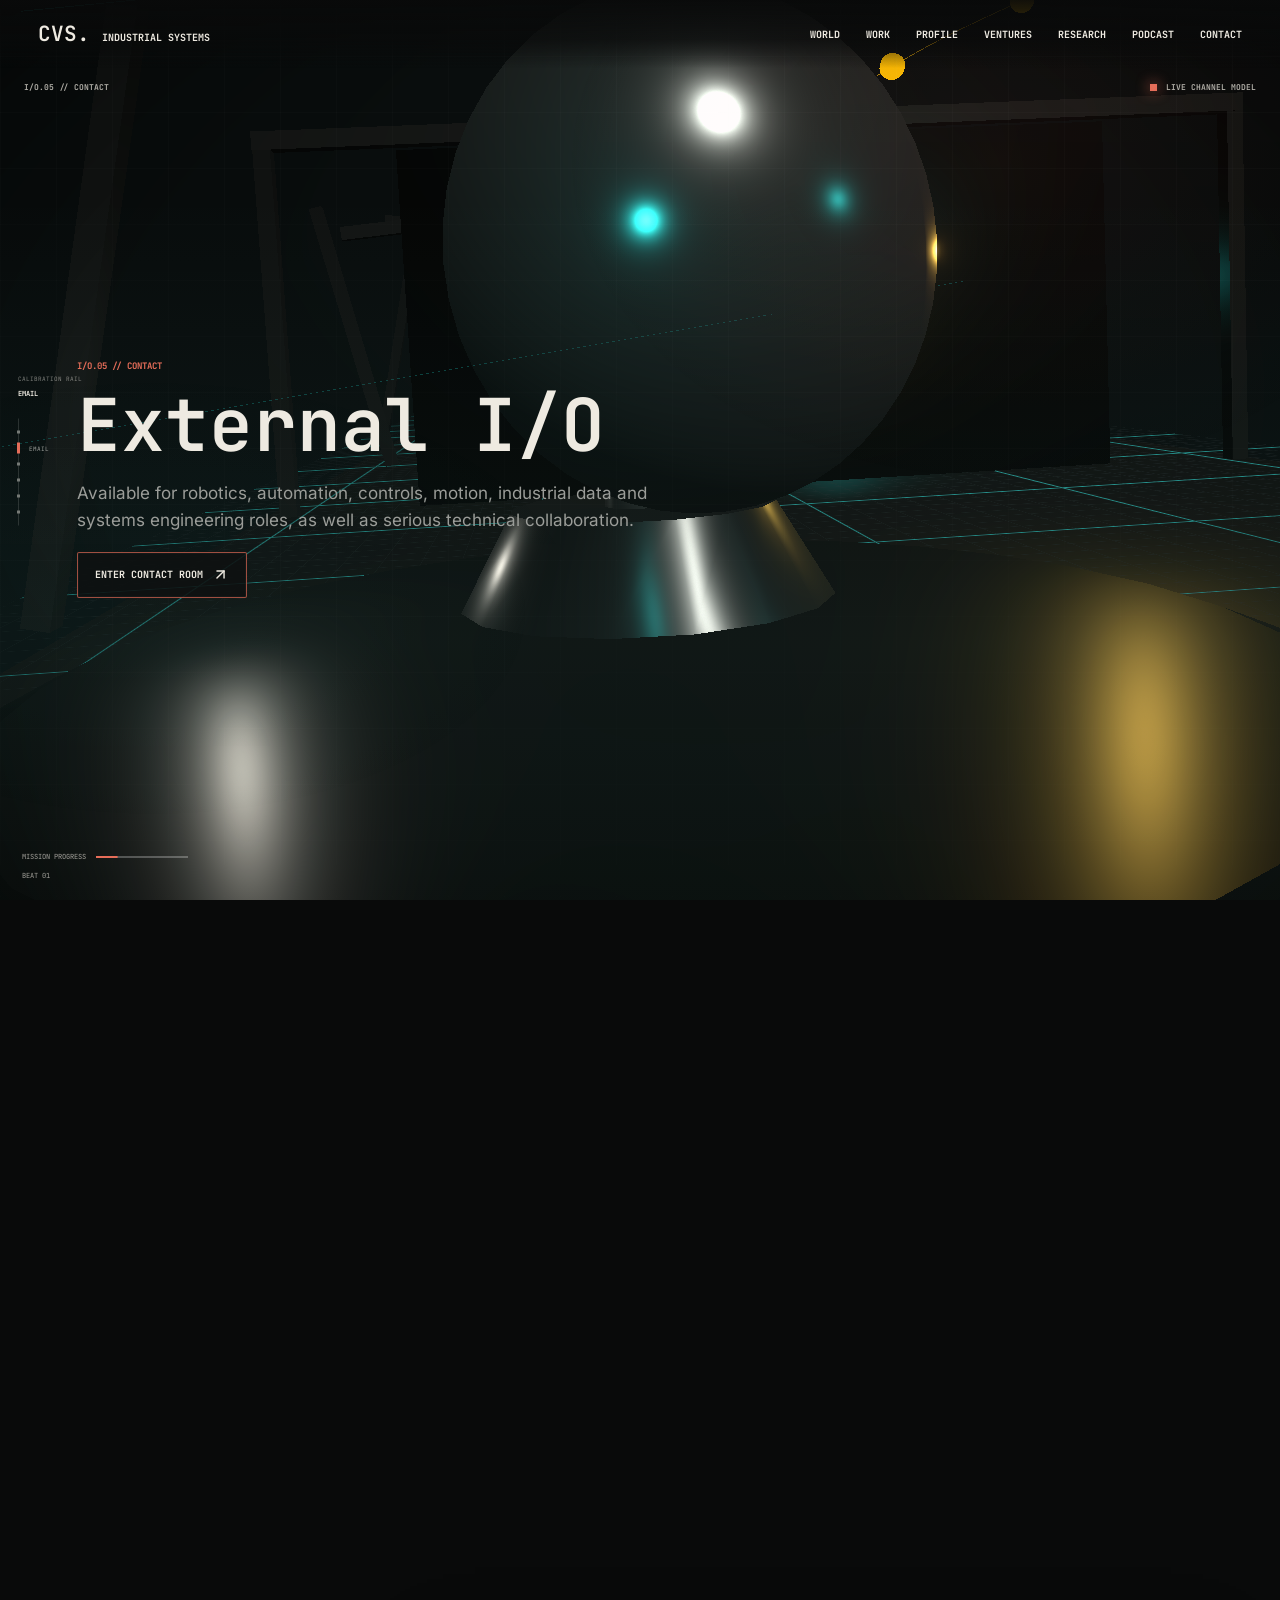
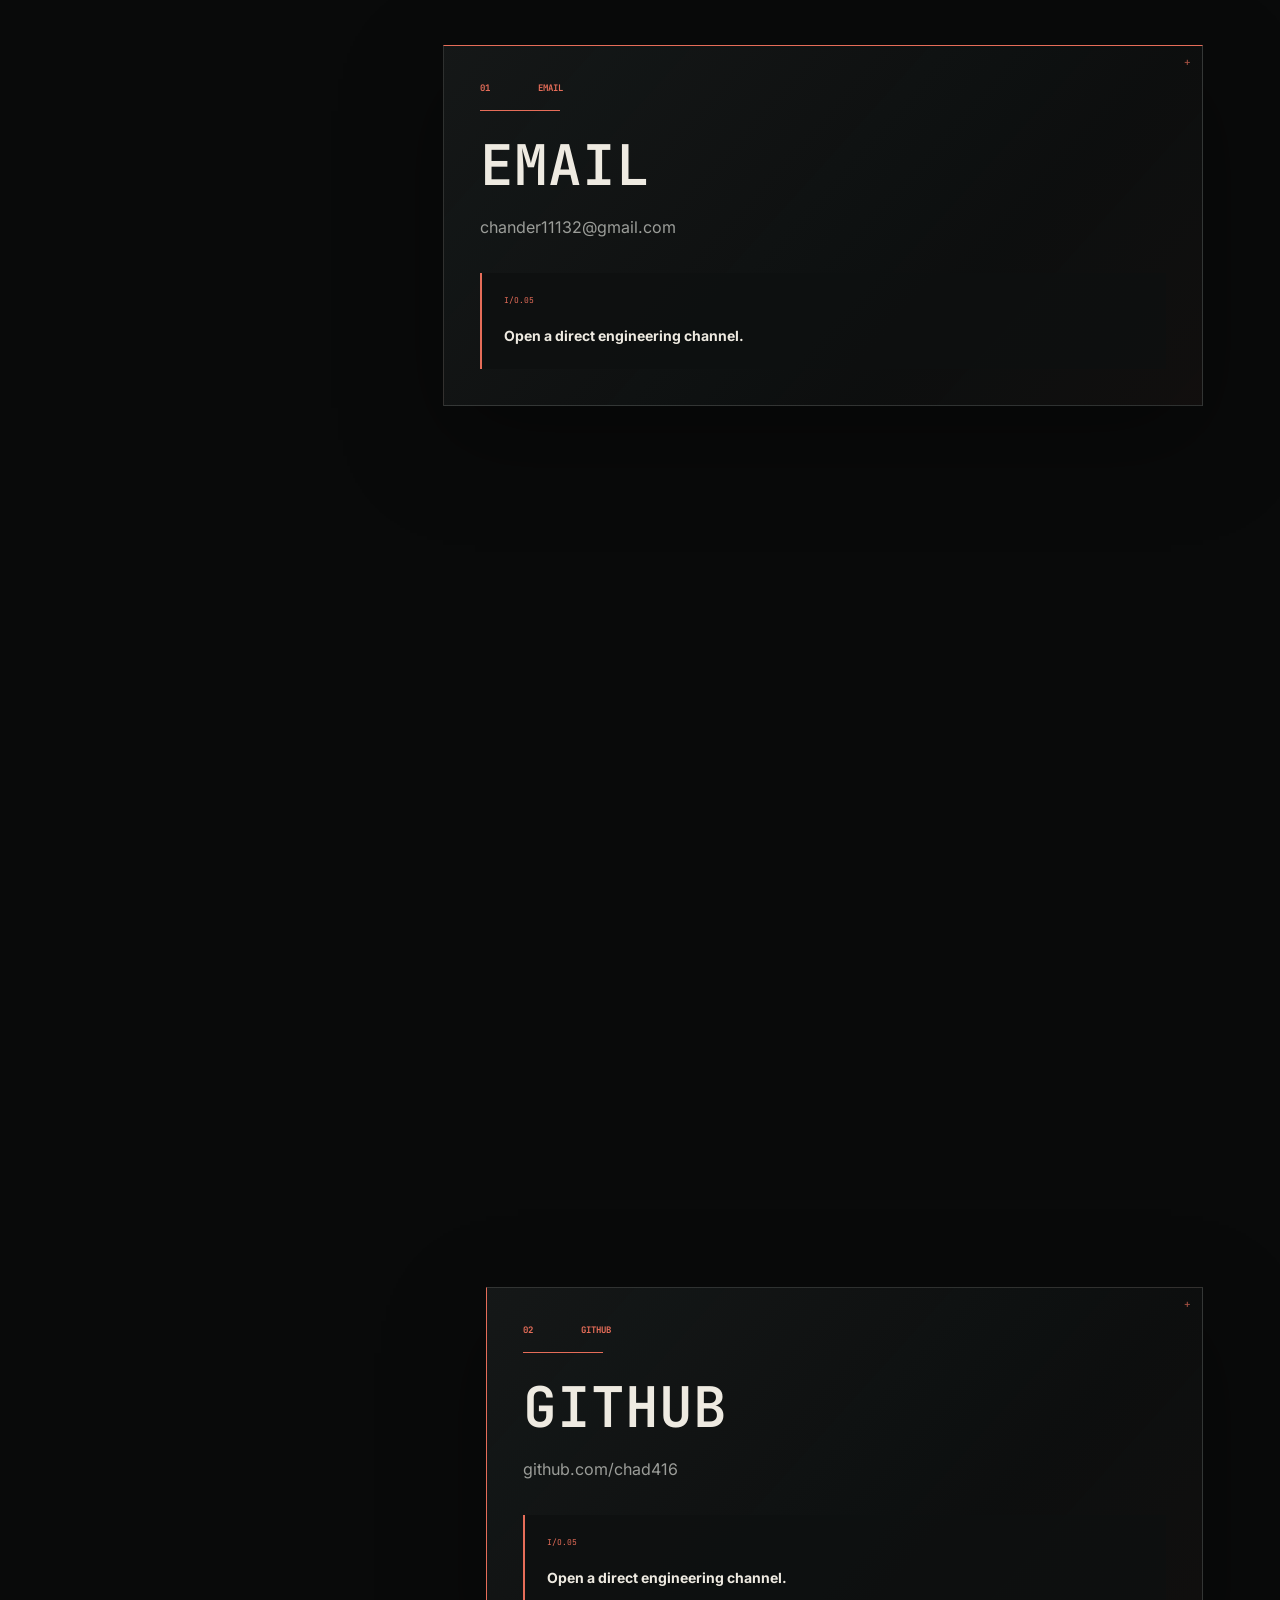
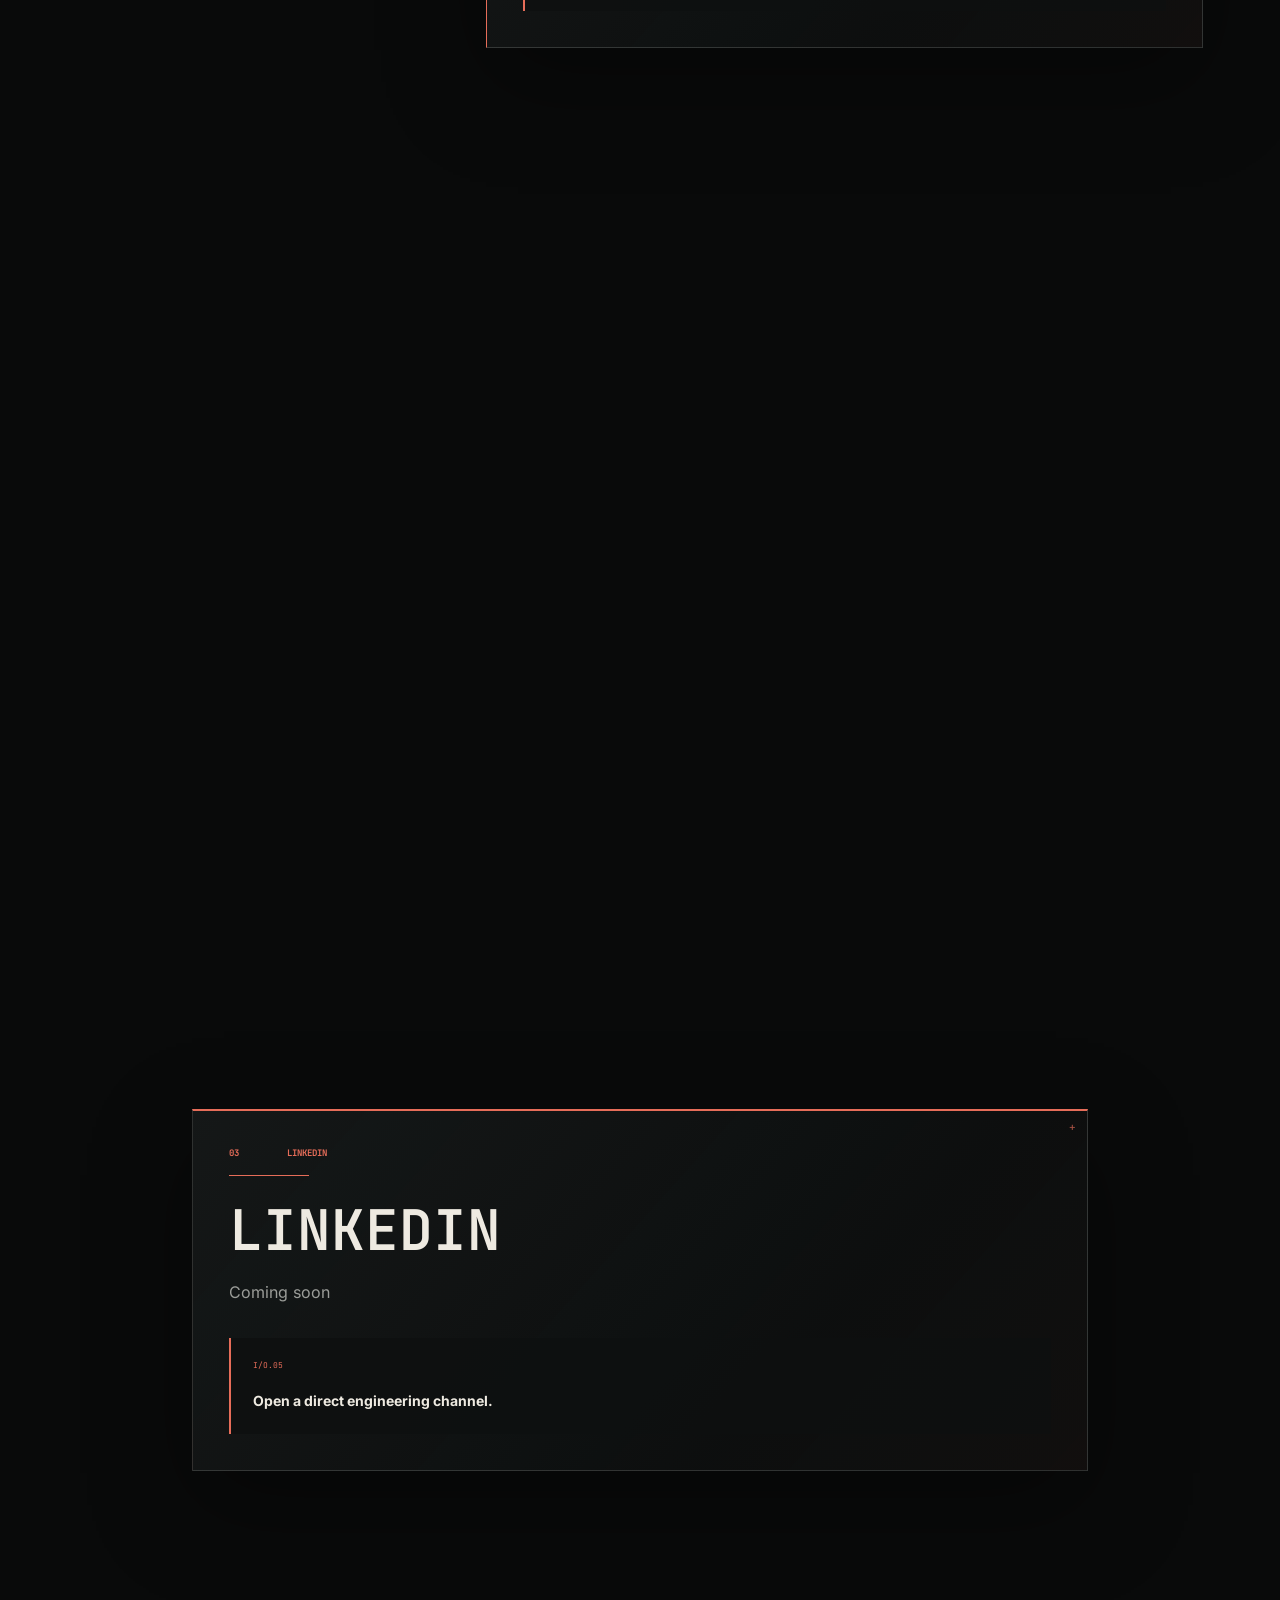
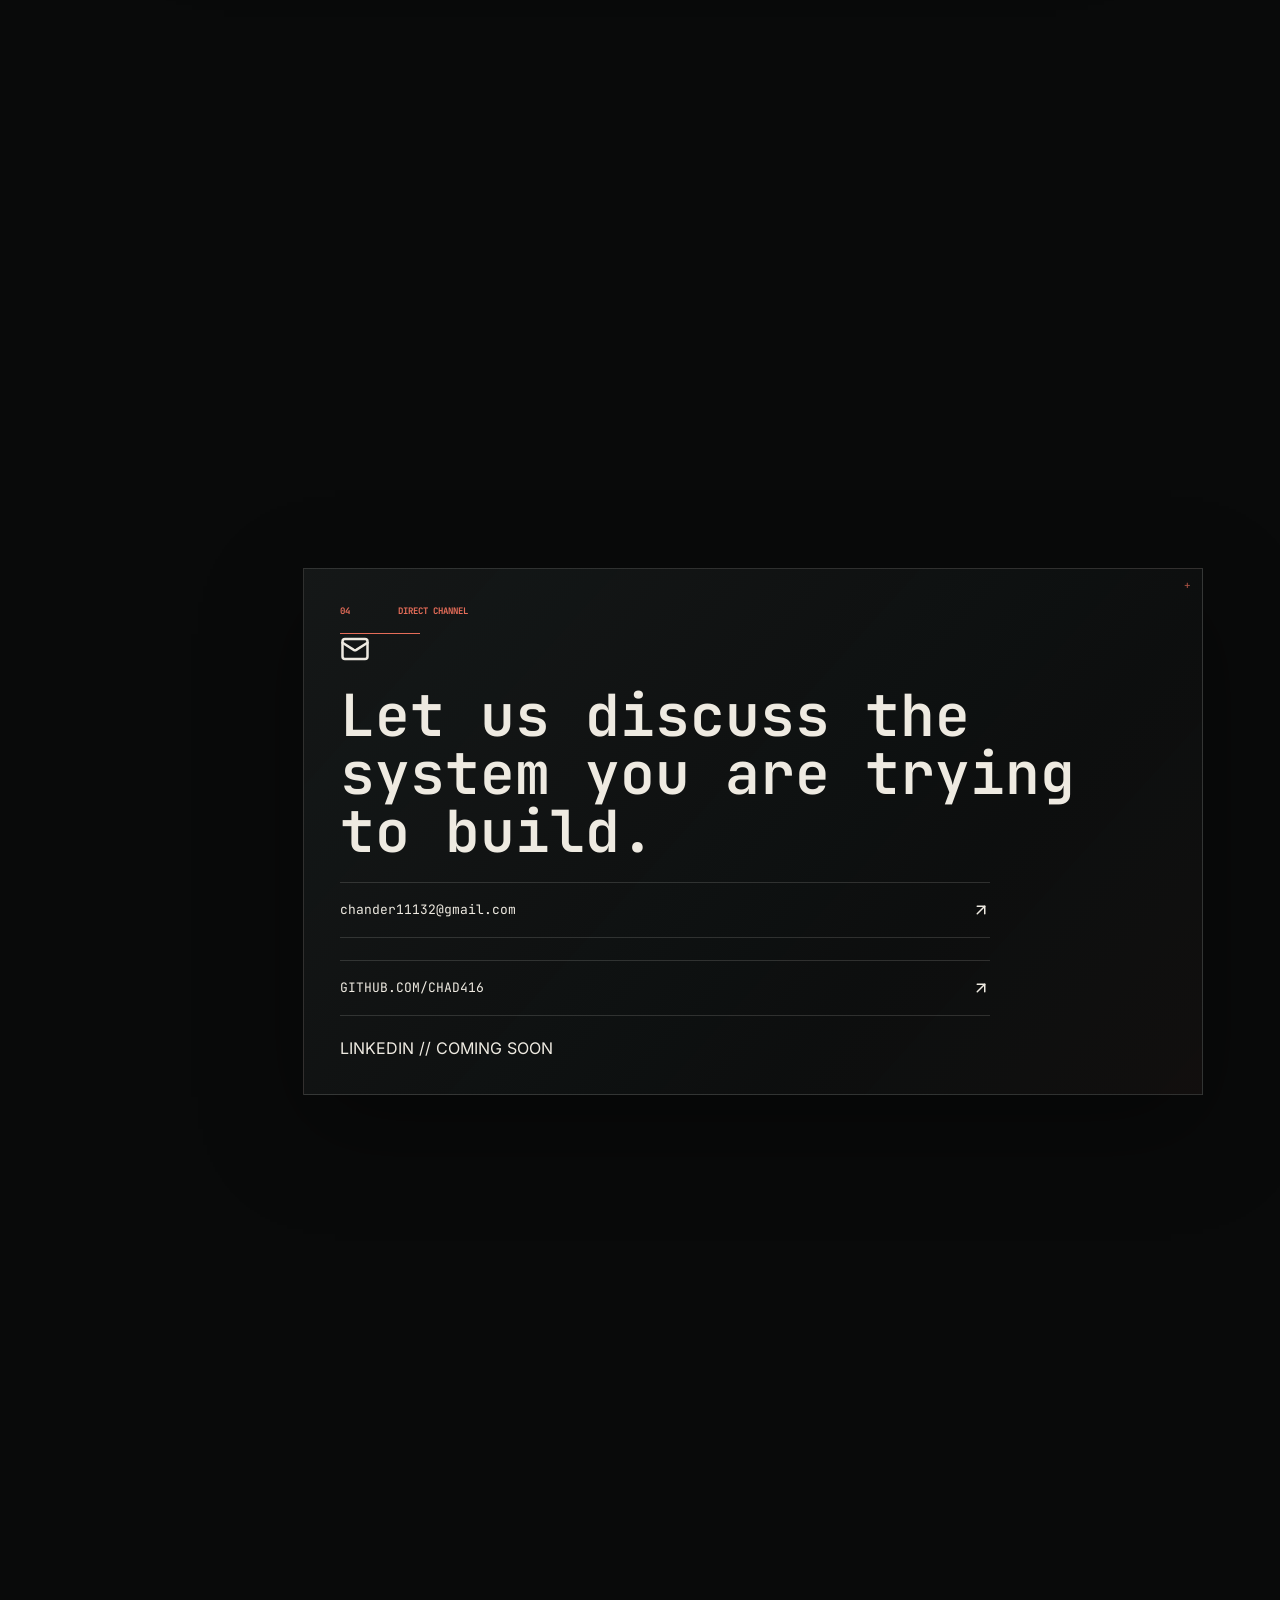
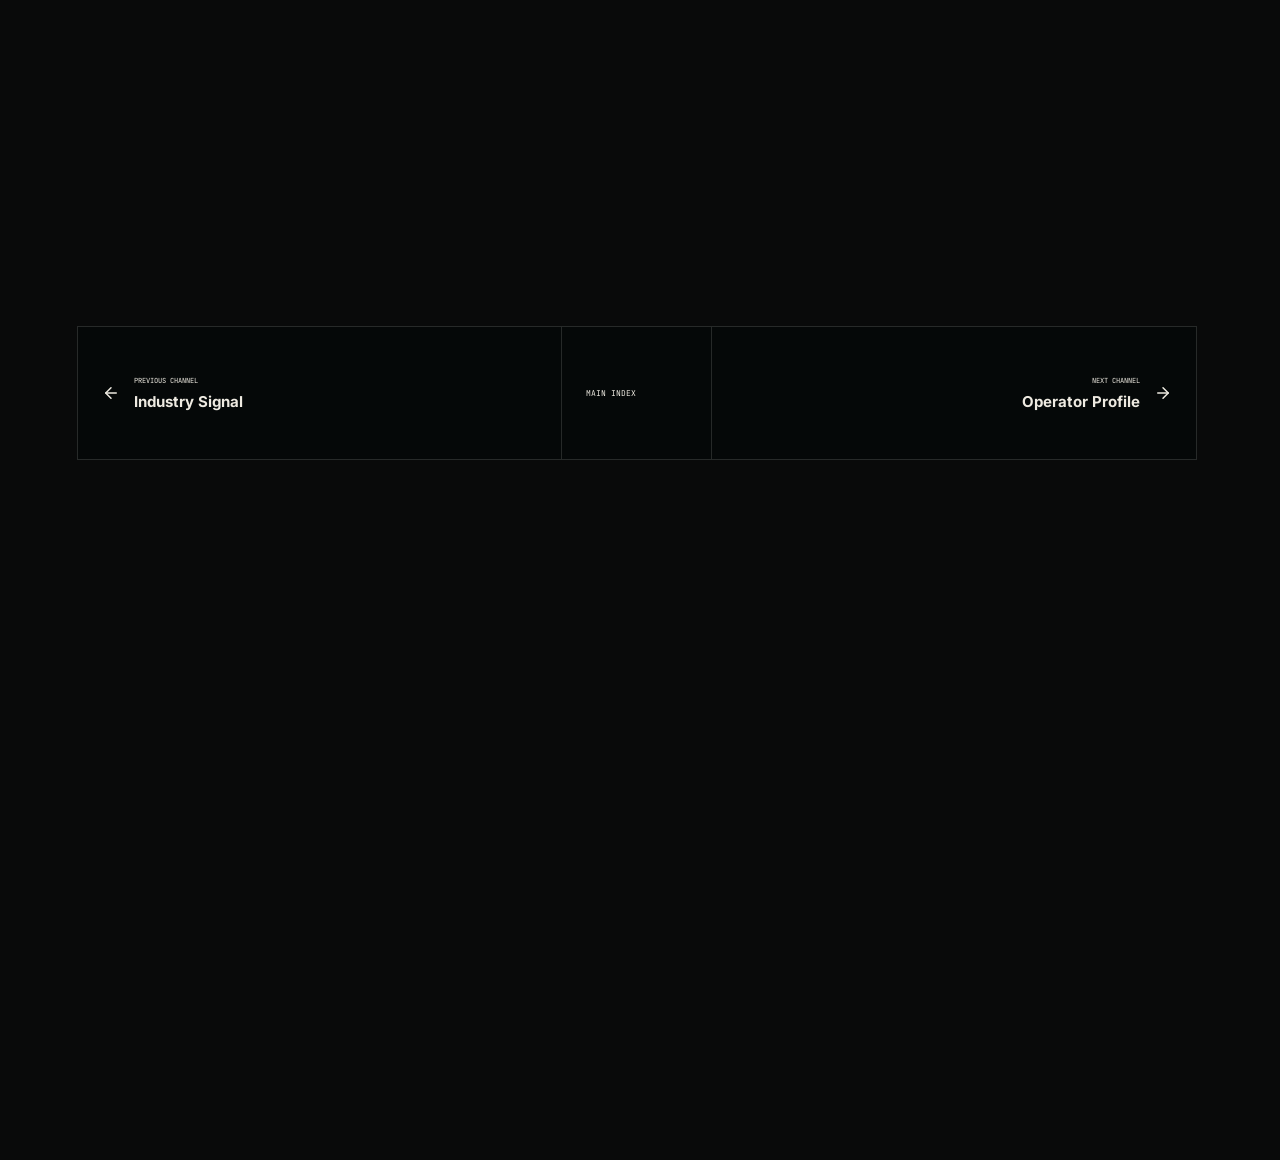
<file: chander-portfolio/channel/contact/index.html>
<!DOCTYPE html><html lang="en"><head><meta charSet="utf-8"/><link rel="preconnect" href="/" crossorigin=""/><meta name="viewport" content="width=device-width, initial-scale=1"/><link rel="stylesheet" href="/chander-portfolio/_next/static/chunks/0qh0tvttr1dg1.css" data-precedence="next"/><link rel="preload" as="script" fetchPriority="low" href="/chander-portfolio/_next/static/chunks/1u8kf-cumb-f7.js"/><script src="/chander-portfolio/_next/static/chunks/0ro772wcmsc4w.js" async=""></script><script src="/chander-portfolio/_next/static/chunks/09uts2_ifw52c.js" async=""></script><script src="/chander-portfolio/_next/static/chunks/3jh1u-s3k0bkk.js" async=""></script><script src="/chander-portfolio/_next/static/chunks/turbopack-1hiw7lk862gdo.js" async=""></script><script src="/chander-portfolio/_next/static/chunks/158myu8e_yme3.js" async=""></script><script src="/chander-portfolio/_next/static/chunks/0ca3yvbk6p6vu.js" async=""></script><script src="/chander-portfolio/_next/static/chunks/3ykpwyxfx6ygj.js" async=""></script><script src="/chander-portfolio/_next/static/chunks/0zjkhgexvzd2p.js" async=""></script><script src="/chander-portfolio/_next/static/chunks/3u_3q9ar285w3.js" async=""></script><title>External I/O | Chander Vinayak Sharma</title><meta name="description" content="Available for robotics, automation, controls, motion, industrial data and systems engineering roles, as well as serious technical collaboration."/><link rel="icon" href="/chander-portfolio/icon.svg?icon.0dpcyqkmdi800.svg" sizes="any" type="image/svg+xml"/><script src="/chander-portfolio/_next/static/chunks/0cz1d0mv5g_q7.js" noModule=""></script></head><body><div hidden=""><!--$--><!--/$--></div><script>(()=>{try{const n=performance.getEntriesByType('navigation')[0];const full=n?.type==='reload'||!sessionStorage.getItem('cvs-normal-entry-ready-v1');document.documentElement.dataset.cvsLoader=full?'full':'skip'}catch(e){document.documentElement.dataset.cvsLoader='full'}})();</script><main class="stage-site stage-route channel-editorial channel-editorial--contact cinematic-root" style="--route-surface:#c3c4be;--data-accent:#21a8a2;--route-accent:#e66d59;--route-ink:#233132"><div class="cvs-entry-loader " data-loader-progress="0" role="status" aria-live="polite" aria-label="CVS system initialization: 0%"><div class="loader-orbit" aria-hidden="true"><i></i><i></i><i></i></div><div class="loader-console"><span>CVS. // SYSTEM INITIALIZATION</span><strong>000<!-- -->%</strong><div class="loader-rail" aria-hidden="true"><i></i></div><p>INITIALIZING INTERFACE</p><small>INTERFACE / TYPOGRAPHY / SCENE GRAPH / PORTFOLIO SYSTEMS</small></div></div><div class="route-curtain" aria-hidden="true"><span></span><span></span><span></span><b>CVS // SYSTEM TRANSITION</b></div><div class="cinematic-grain" aria-hidden="true"></div><div class="editorial-cursor" aria-hidden="true"><i class="editorial-cursor__ring"></i><i class="editorial-cursor__dot"></i></div><div class="scroll-telemetry" aria-hidden="true"><span>MISSION PROGRESS</span><i></i></div><header class="site-nav site-nav--inverse "><a class="site-mark" href="/chander-portfolio/"><strong>CVS.</strong><span>INDUSTRIAL SYSTEMS</span></a><nav aria-label="Primary navigation"><a href="/chander-portfolio/world/">WORLD</a><a href="/chander-portfolio/#work">WORK</a><a href="/chander-portfolio/channel/profile/">PROFILE</a><a href="/chander-portfolio/channel/ventures/">VENTURES</a><a href="/chander-portfolio/channel/research/">RESEARCH</a><a href="/chander-portfolio/channel/podcast/">PODCAST</a><a href="/chander-portfolio/channel/contact/">CONTACT</a></nav><button type="button" class="nav-toggle" aria-label="Open navigation"><svg xmlns="http://www.w3.org/2000/svg" width="19" height="19" viewBox="0 0 24 24" fill="none" stroke="currentColor" stroke-width="2" stroke-linecap="round" stroke-linejoin="round" class="lucide lucide-menu" aria-hidden="true"><path d="M4 5h16"></path><path d="M4 12h16"></path><path d="M4 19h16"></path></svg></button></header><div class="persistent-stage" aria-hidden="true"><div style="position:relative;width:100%;height:100%;overflow:hidden;pointer-events:auto"><div style="width:100%;height:100%"><canvas style="display:block"></canvas></div></div><div class="stage-atmosphere"></div><div class="stage-scanline"></div></div><div class="mission-hud" aria-hidden="true"><div><span>I/O.05<!-- --> // <!-- -->CONTACT</span></div><div><i></i><span>LIVE CHANNEL MODEL</span></div></div><div class="stage-scroll"><section id="frame-0" class="stage-frame stage-frame--route-hero" data-stage-frame="true" data-stage-enter="zoom" data-stage-effect="aperture" data-stage-index="0"><div class="stage-frame__viewport"><div class="stage-panel stage-panel--clear"><div class="route-stage-hero"><span>I/O.05<!-- --> // <!-- -->CONTACT</span><h1>External I/O</h1><p>Available for robotics, automation, controls, motion, industrial data and systems engineering roles, as well as serious technical collaboration.</p><a class="route-world-link" href="/chander-portfolio/world/?room=contact">ENTER CONTACT ROOM<!-- --> <svg xmlns="http://www.w3.org/2000/svg" width="17" height="17" viewBox="0 0 24 24" fill="none" stroke="currentColor" stroke-width="2" stroke-linecap="round" stroke-linejoin="round" class="lucide lucide-arrow-up-right" aria-hidden="true"><path d="M7 7h10v10"></path><path d="M7 17 17 7"></path></svg></a></div></div></div></section><section id="frame-1" class="stage-frame stage-frame--channel-phase" data-stage-frame="true" data-stage-enter="left" data-stage-effect="relay" data-stage-index="1"><div class="stage-frame__viewport"><div class="stage-panel stage-panel--glass"><div class="route-section-label"><span>01</span><strong>EMAIL</strong></div><h2>EMAIL</h2><p>chander11132@gmail.com</p><div class="channel-phase-signal"><span>I/O.05</span><i></i><strong>Open a direct engineering channel.</strong></div></div></div></section><section id="frame-2" class="stage-frame stage-frame--channel-phase" data-stage-frame="true" data-stage-enter="right" data-stage-effect="orbit" data-stage-index="2"><div class="stage-frame__viewport"><div class="stage-panel stage-panel--glass"><div class="route-section-label"><span>02</span><strong>GITHUB</strong></div><h2>GITHUB</h2><p>github.com/chad416</p><div class="channel-phase-signal"><span>I/O.05</span><i></i><strong>Open a direct engineering channel.</strong></div></div></div></section><section id="frame-3" class="stage-frame stage-frame--channel-phase" data-stage-frame="true" data-stage-enter="up" data-stage-effect="plunge" data-stage-index="3"><div class="stage-frame__viewport"><div class="stage-panel stage-panel--glass"><div class="route-section-label"><span>03</span><strong>LINKEDIN</strong></div><h2>LINKEDIN</h2><p>Coming soon</p><div class="channel-phase-signal"><span>I/O.05</span><i></i><strong>Open a direct engineering channel.</strong></div></div></div></section><section id="frame-4" class="stage-frame stage-frame--contact-route" data-stage-frame="true" data-stage-enter="up" data-stage-effect="signal" data-stage-index="4"><div class="stage-frame__viewport"><div class="stage-panel stage-panel--glass"><div class="route-section-label"><span>04</span><strong>DIRECT CHANNEL</strong></div><div class="stage-contact"><svg xmlns="http://www.w3.org/2000/svg" width="30" height="30" viewBox="0 0 24 24" fill="none" stroke="currentColor" stroke-width="2" stroke-linecap="round" stroke-linejoin="round" class="lucide lucide-mail" aria-hidden="true"><path d="m22 7-8.991 5.727a2 2 0 0 1-2.009 0L2 7"></path><rect x="2" y="4" width="20" height="16" rx="2"></rect></svg><h2>Let us discuss the system you are trying to build.</h2><a href="mailto:chander11132@gmail.com">chander11132@gmail.com <svg xmlns="http://www.w3.org/2000/svg" width="18" height="18" viewBox="0 0 24 24" fill="none" stroke="currentColor" stroke-width="2" stroke-linecap="round" stroke-linejoin="round" class="lucide lucide-arrow-up-right" aria-hidden="true"><path d="M7 7h10v10"></path><path d="M7 17 17 7"></path></svg></a><a href="https://github.com/chad416" target="_blank" rel="noreferrer">GITHUB.COM/CHAD416 <svg xmlns="http://www.w3.org/2000/svg" width="18" height="18" viewBox="0 0 24 24" fill="none" stroke="currentColor" stroke-width="2" stroke-linecap="round" stroke-linejoin="round" class="lucide lucide-arrow-up-right" aria-hidden="true"><path d="M7 7h10v10"></path><path d="M7 17 17 7"></path></svg></a><span>LINKEDIN // COMING SOON</span></div></div></div></section><section id="frame-8" class="stage-frame stage-frame--pagination" data-stage-frame="true" data-stage-enter="zoom" data-stage-effect="tunnel" data-stage-index="8"><div class="stage-frame__viewport"><div class="stage-panel stage-panel--clear"><nav class="stage-pagination" aria-label="Channel pagination"><a href="/chander-portfolio/channel/podcast/"><svg xmlns="http://www.w3.org/2000/svg" width="18" height="18" viewBox="0 0 24 24" fill="none" stroke="currentColor" stroke-width="2" stroke-linecap="round" stroke-linejoin="round" class="lucide lucide-arrow-left" aria-hidden="true"><path d="m12 19-7-7 7-7"></path><path d="M19 12H5"></path></svg><span>PREVIOUS CHANNEL</span><strong>Industry Signal</strong></a><a href="/chander-portfolio/">MAIN INDEX</a><a href="/chander-portfolio/channel/profile/"><span>NEXT CHANNEL</span><strong>Operator Profile</strong><svg xmlns="http://www.w3.org/2000/svg" width="18" height="18" viewBox="0 0 24 24" fill="none" stroke="currentColor" stroke-width="2" stroke-linecap="round" stroke-linejoin="round" class="lucide lucide-arrow-right" aria-hidden="true"><path d="M5 12h14"></path><path d="m12 5 7 7-7 7"></path></svg></a></nav></div></div></section></div></main><!--$--><!--/$--><script src="/chander-portfolio/_next/static/chunks/1u8kf-cumb-f7.js" id="_R_" async=""></script><script>(self.__next_f=self.__next_f||[]).push([0])</script><script>self.__next_f.push([1,"1:\"$Sreact.fragment\"\n2:I[39756,[\"/chander-portfolio/_next/static/chunks/158myu8e_yme3.js\"],\"default\"]\n3:I[37457,[\"/chander-portfolio/_next/static/chunks/158myu8e_yme3.js\"],\"default\"]\n5:I[97367,[\"/chander-portfolio/_next/static/chunks/158myu8e_yme3.js\"],\"OutletBoundary\"]\n6:\"$Sreact.suspense\"\n9:I[97367,[\"/chander-portfolio/_next/static/chunks/158myu8e_yme3.js\"],\"ViewportBoundary\"]\nb:I[97367,[\"/chander-portfolio/_next/static/chunks/158myu8e_yme3.js\"],\"MetadataBoundary\"]\nd:I[68027,[\"/chander-portfolio/_next/static/chunks/158myu8e_yme3.js\"],\"default\",1]\n:HL[\"/chander-portfolio/_next/static/chunks/0qh0tvttr1dg1.css\",\"style\"]\n:HC[\"/\",\"\"]\n"])</script><script>self.__next_f.push([1,"0:{\"P\":null,\"c\":[\"\",\"channel\",\"contact\",\"\"],\"q\":\"\",\"i\":false,\"f\":[[[\"\",{\"children\":[\"channel\",{\"children\":[[\"slug\",\"contact\",\"d\",null],{\"children\":[\"__PAGE__\",{}]}]}]},\"$undefined\",\"$undefined\",16],[[\"$\",\"$1\",\"c\",{\"children\":[[[\"$\",\"link\",\"0\",{\"rel\":\"stylesheet\",\"href\":\"/chander-portfolio/_next/static/chunks/0qh0tvttr1dg1.css\",\"precedence\":\"next\",\"crossOrigin\":\"$undefined\",\"nonce\":\"$undefined\"}],[\"$\",\"script\",\"script-0\",{\"src\":\"/chander-portfolio/_next/static/chunks/158myu8e_yme3.js\",\"async\":true,\"nonce\":\"$undefined\"}]],[\"$\",\"html\",null,{\"lang\":\"en\",\"children\":[\"$\",\"body\",null,{\"children\":[[\"$\",\"script\",null,{\"dangerouslySetInnerHTML\":{\"__html\":\"(()=\u003e{try{const n=performance.getEntriesByType('navigation')[0];const full=n?.type==='reload'||!sessionStorage.getItem('cvs-normal-entry-ready-v1');document.documentElement.dataset.cvsLoader=full?'full':'skip'}catch(e){document.documentElement.dataset.cvsLoader='full'}})();\"}}],[\"$\",\"$L2\",null,{\"parallelRouterKey\":\"children\",\"error\":\"$undefined\",\"errorStyles\":\"$undefined\",\"errorScripts\":\"$undefined\",\"template\":[\"$\",\"$L3\",null,{}],\"templateStyles\":\"$undefined\",\"templateScripts\":\"$undefined\",\"notFound\":[[[\"$\",\"title\",null,{\"children\":\"404: This page could not be found.\"}],[\"$\",\"div\",null,{\"style\":{\"fontFamily\":\"system-ui,\\\"Segoe UI\\\",Roboto,Helvetica,Arial,sans-serif,\\\"Apple Color Emoji\\\",\\\"Segoe UI Emoji\\\"\",\"height\":\"100vh\",\"textAlign\":\"center\",\"display\":\"flex\",\"flexDirection\":\"column\",\"alignItems\":\"center\",\"justifyContent\":\"center\"},\"children\":[\"$\",\"div\",null,{\"children\":[[\"$\",\"style\",null,{\"dangerouslySetInnerHTML\":{\"__html\":\"body{color:#000;background:#fff;margin:0}.next-error-h1{border-right:1px solid rgba(0,0,0,.3)}@media (prefers-color-scheme:dark){body{color:#fff;background:#000}.next-error-h1{border-right:1px solid rgba(255,255,255,.3)}}\"}}],[\"$\",\"h1\",null,{\"className\":\"next-error-h1\",\"style\":{\"display\":\"inline-block\",\"margin\":\"0 20px 0 0\",\"padding\":\"0 23px 0 0\",\"fontSize\":24,\"fontWeight\":500,\"verticalAlign\":\"top\",\"lineHeight\":\"49px\"},\"children\":404}],[\"$\",\"div\",null,{\"style\":{\"display\":\"inline-block\"},\"children\":[\"$\",\"h2\",null,{\"style\":{\"fontSize\":14,\"fontWeight\":400,\"lineHeight\":\"49px\",\"margin\":0},\"children\":\"This page could not be found.\"}]}]]}]}]],[]],\"forbidden\":\"$undefined\",\"unauthorized\":\"$undefined\"}]]}]}]]}],{\"children\":[[\"$\",\"$1\",\"c\",{\"children\":[null,[\"$\",\"$L2\",null,{\"parallelRouterKey\":\"children\",\"error\":\"$undefined\",\"errorStyles\":\"$undefined\",\"errorScripts\":\"$undefined\",\"template\":[\"$\",\"$L3\",null,{}],\"templateStyles\":\"$undefined\",\"templateScripts\":\"$undefined\",\"notFound\":\"$undefined\",\"forbidden\":\"$undefined\",\"unauthorized\":\"$undefined\"}]]}],{\"children\":[[\"$\",\"$1\",\"c\",{\"children\":[null,[\"$\",\"$L2\",null,{\"parallelRouterKey\":\"children\",\"error\":\"$undefined\",\"errorStyles\":\"$undefined\",\"errorScripts\":\"$undefined\",\"template\":[\"$\",\"$L3\",null,{}],\"templateStyles\":\"$undefined\",\"templateScripts\":\"$undefined\",\"notFound\":\"$undefined\",\"forbidden\":\"$undefined\",\"unauthorized\":\"$undefined\"}]]}],{\"children\":[[\"$\",\"$1\",\"c\",{\"children\":[\"$L4\",[[\"$\",\"script\",\"script-0\",{\"src\":\"/chander-portfolio/_next/static/chunks/0ca3yvbk6p6vu.js\",\"async\":true,\"nonce\":\"$undefined\"}],[\"$\",\"script\",\"script-1\",{\"src\":\"/chander-portfolio/_next/static/chunks/3ykpwyxfx6ygj.js\",\"async\":true,\"nonce\":\"$undefined\"}],[\"$\",\"script\",\"script-2\",{\"src\":\"/chander-portfolio/_next/static/chunks/0zjkhgexvzd2p.js\",\"async\":true,\"nonce\":\"$undefined\"}],[\"$\",\"script\",\"script-3\",{\"src\":\"/chander-portfolio/_next/static/chunks/3u_3q9ar285w3.js\",\"async\":true,\"nonce\":\"$undefined\"}]],[\"$\",\"$L5\",null,{\"children\":[\"$\",\"$6\",null,{\"name\":\"Next.MetadataOutlet\",\"children\":\"$@7\"}]}]]}],{},null,false,null]},null,false,\"$@8\"]},null,false,\"$@8\"]},null,false,null],[\"$\",\"$1\",\"h\",{\"children\":[null,[\"$\",\"$L9\",null,{\"children\":\"$La\"}],[\"$\",\"div\",null,{\"hidden\":true,\"children\":[\"$\",\"$Lb\",null,{\"children\":[\"$\",\"$6\",null,{\"name\":\"Next.Metadata\",\"children\":\"$Lc\"}]}]}],null]}],false]],\"m\":\"$undefined\",\"G\":[\"$d\",[[\"$\",\"link\",\"0\",{\"rel\":\"stylesheet\",\"href\":\"/chander-portfolio/_next/static/chunks/0qh0tvttr1dg1.css\",\"precedence\":\"next\",\"crossOrigin\":\"$undefined\",\"nonce\":\"$undefined\"}]]],\"S\":true,\"h\":null,\"s\":\"$undefined\",\"l\":\"$undefined\",\"p\":\"$undefined\",\"d\":\"$undefined\",\"b\":\"uqc1agG-y_qn7TVQgQm7L\"}\n"])</script><script>self.__next_f.push([1,"e:[]\n8:\"$We\"\n"])</script><script>self.__next_f.push([1,"f:I[55890,[\"/chander-portfolio/_next/static/chunks/158myu8e_yme3.js\",\"/chander-portfolio/_next/static/chunks/0ca3yvbk6p6vu.js\",\"/chander-portfolio/_next/static/chunks/3ykpwyxfx6ygj.js\",\"/chander-portfolio/_next/static/chunks/0zjkhgexvzd2p.js\",\"/chander-portfolio/_next/static/chunks/3u_3q9ar285w3.js\"],\"default\"]\n4:[\"$\",\"$Lf\",null,{\"channel\":{\"slug\":\"contact\",\"key\":\"CONTACT\",\"code\":\"I/O.05\",\"theme\":[\"#c3c4be\",\"#21a8a2\",\"#233132\"],\"title\":\"External I/O\",\"subtitle\":\"Open a direct engineering channel.\",\"summary\":\"Available for robotics, automation, controls, motion, industrial data and systems engineering roles, as well as serious technical collaboration.\",\"phases\":[[\"EMAIL\",\"chander11132@gmail.com\"],[\"GITHUB\",\"github.com/chad416\"],[\"LINKEDIN\",\"Coming soon\"]]},\"channelIndex\":4}]\n"])</script><script>self.__next_f.push([1,"a:[[\"$\",\"meta\",\"0\",{\"charSet\":\"utf-8\"}],[\"$\",\"meta\",\"1\",{\"name\":\"viewport\",\"content\":\"width=device-width, initial-scale=1\"}]]\n"])</script><script>self.__next_f.push([1,"10:I[27201,[\"/chander-portfolio/_next/static/chunks/158myu8e_yme3.js\"],\"IconMark\"]\n7:null\nc:[[\"$\",\"title\",\"0\",{\"children\":\"External I/O | Chander Vinayak Sharma\"}],[\"$\",\"meta\",\"1\",{\"name\":\"description\",\"content\":\"Available for robotics, automation, controls, motion, industrial data and systems engineering roles, as well as serious technical collaboration.\"}],[\"$\",\"link\",\"2\",{\"rel\":\"icon\",\"href\":\"/chander-portfolio/icon.svg?icon.0dpcyqkmdi800.svg\",\"sizes\":\"any\",\"type\":\"image/svg+xml\"}],[\"$\",\"$L10\",\"3\",{}]]\n"])</script></body></html>
</file>
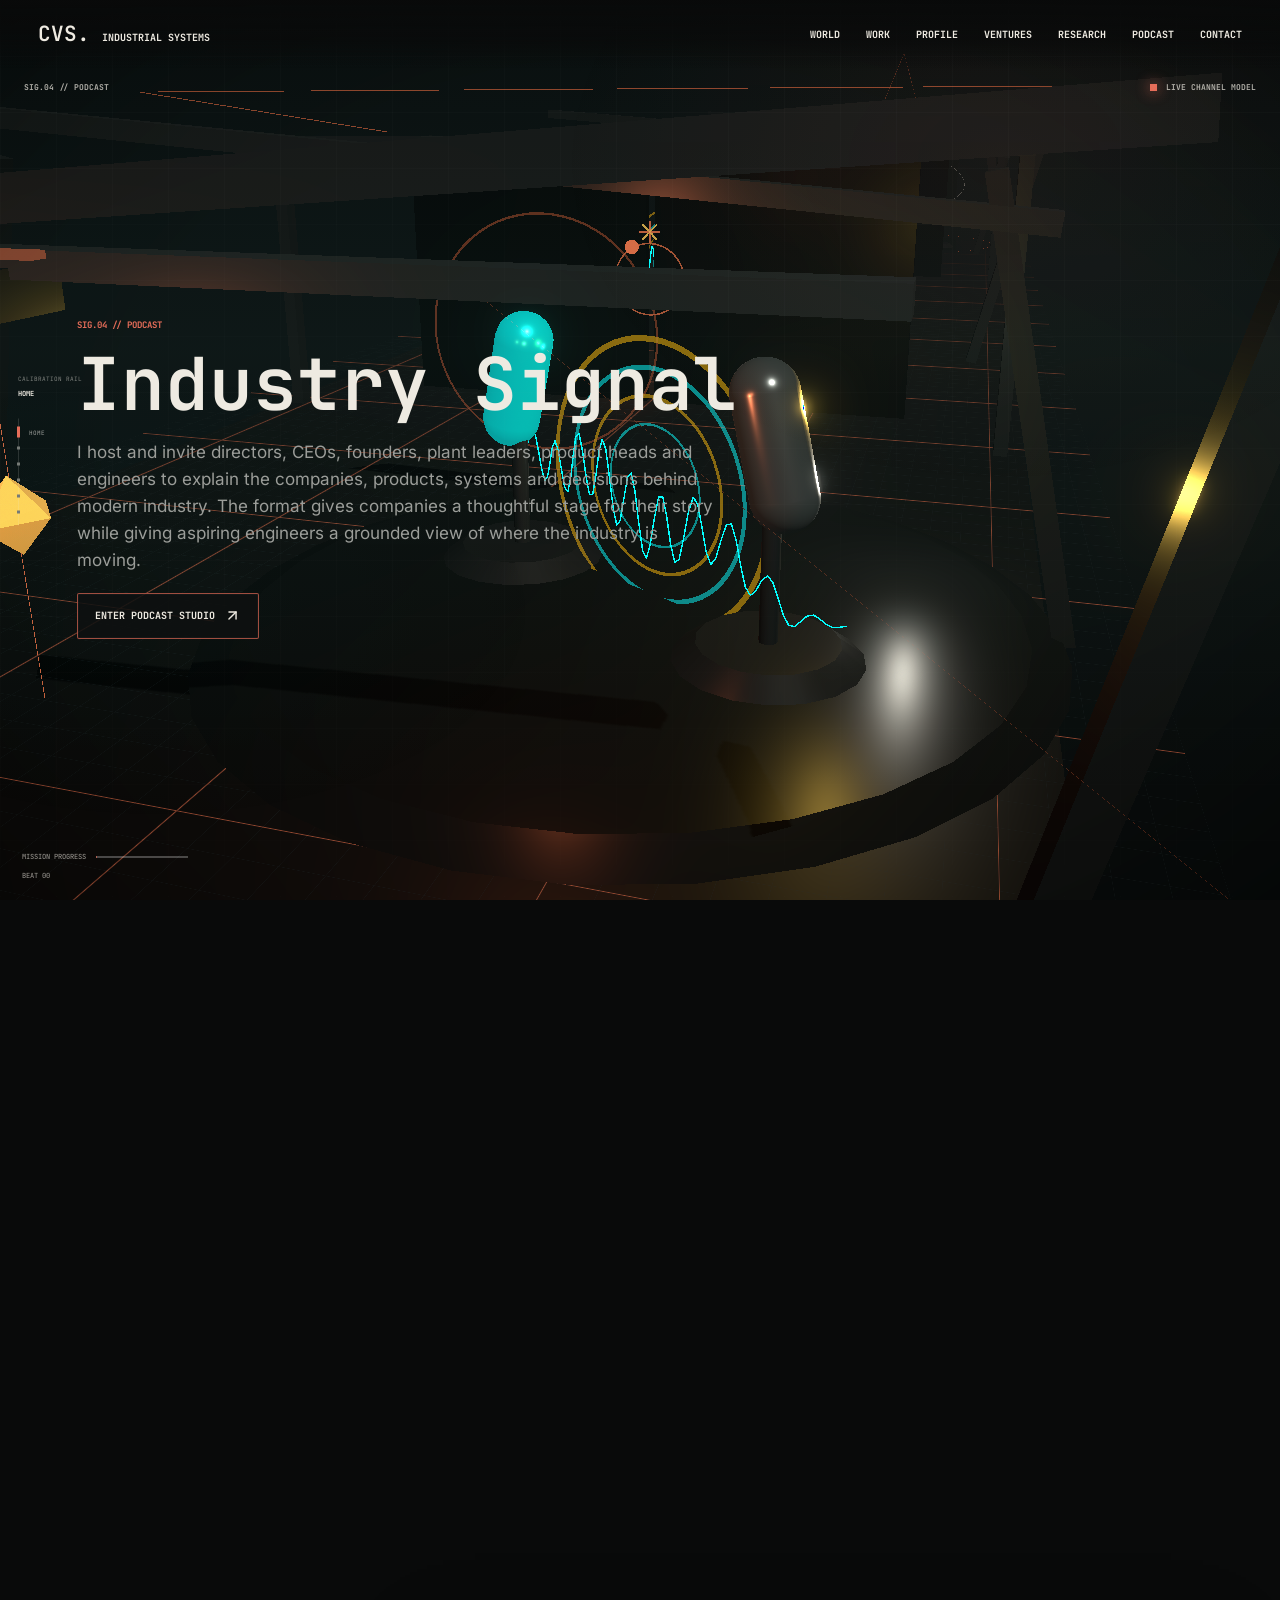
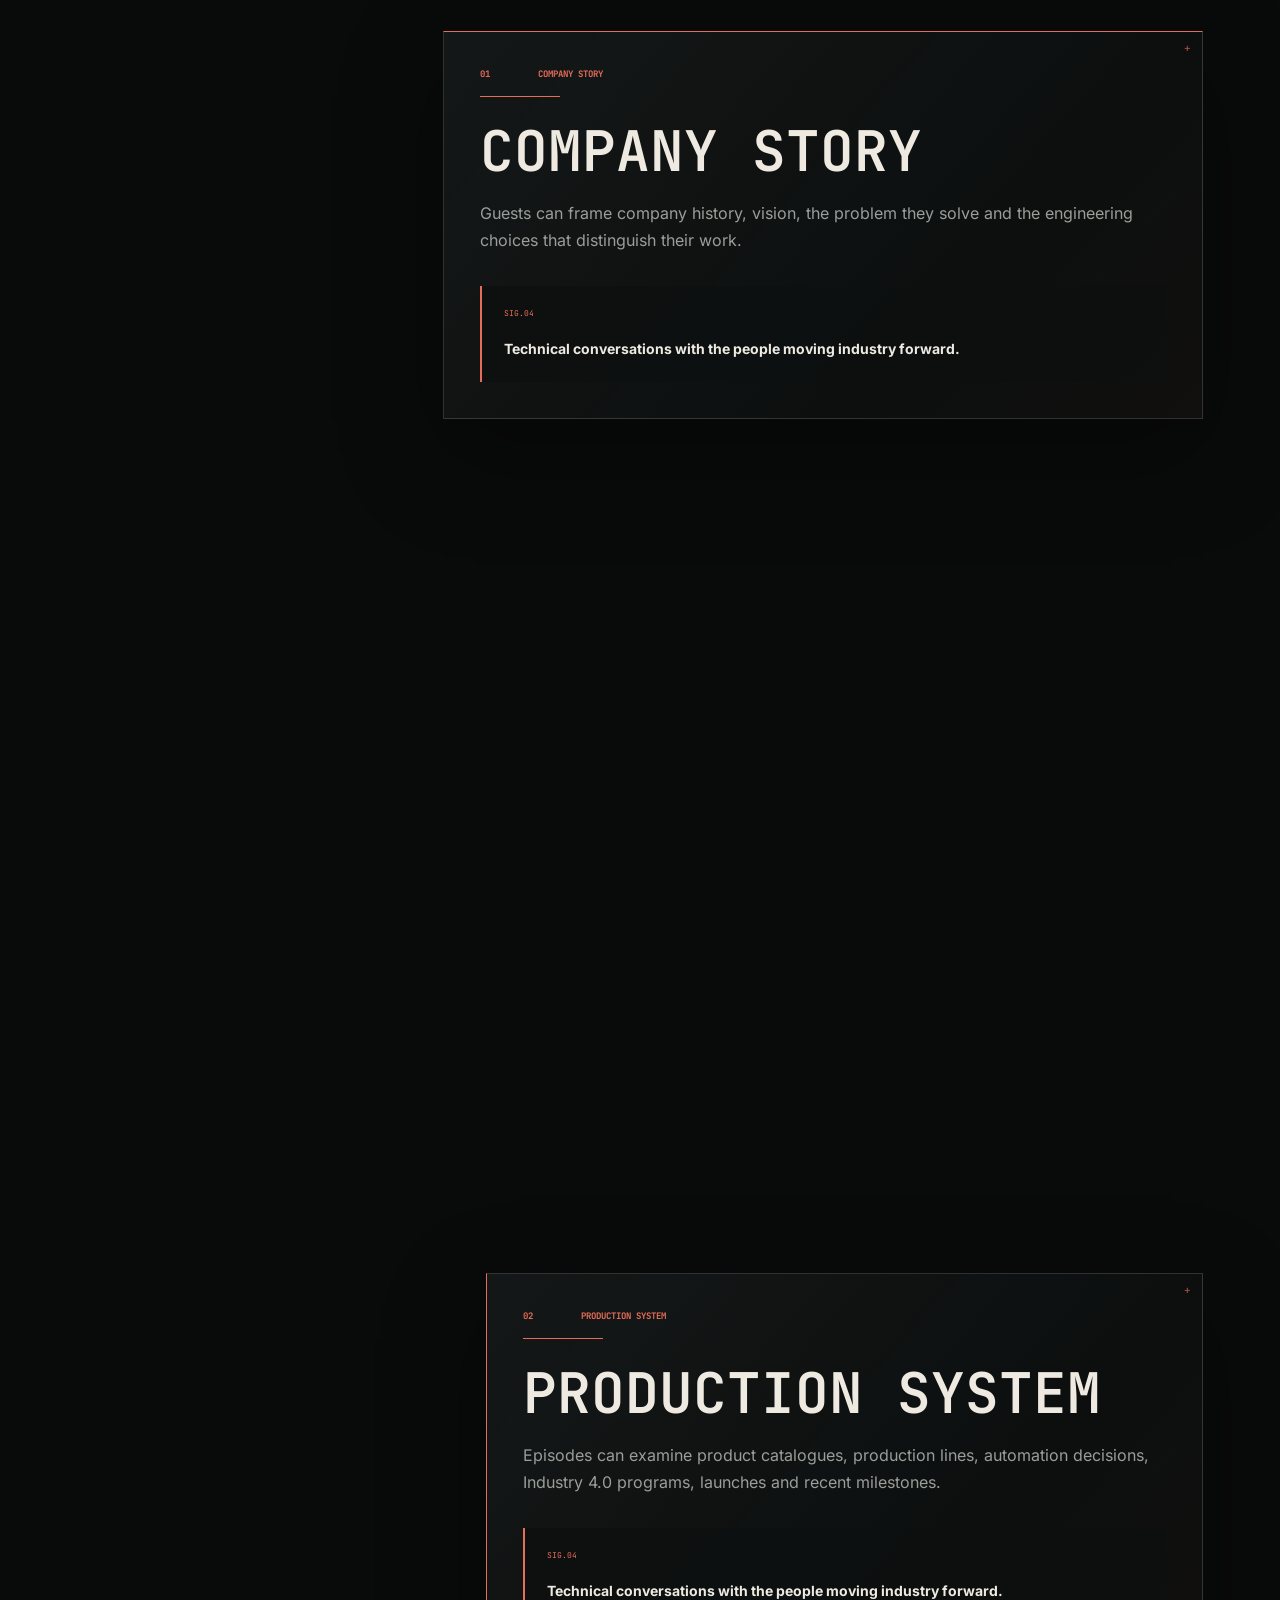
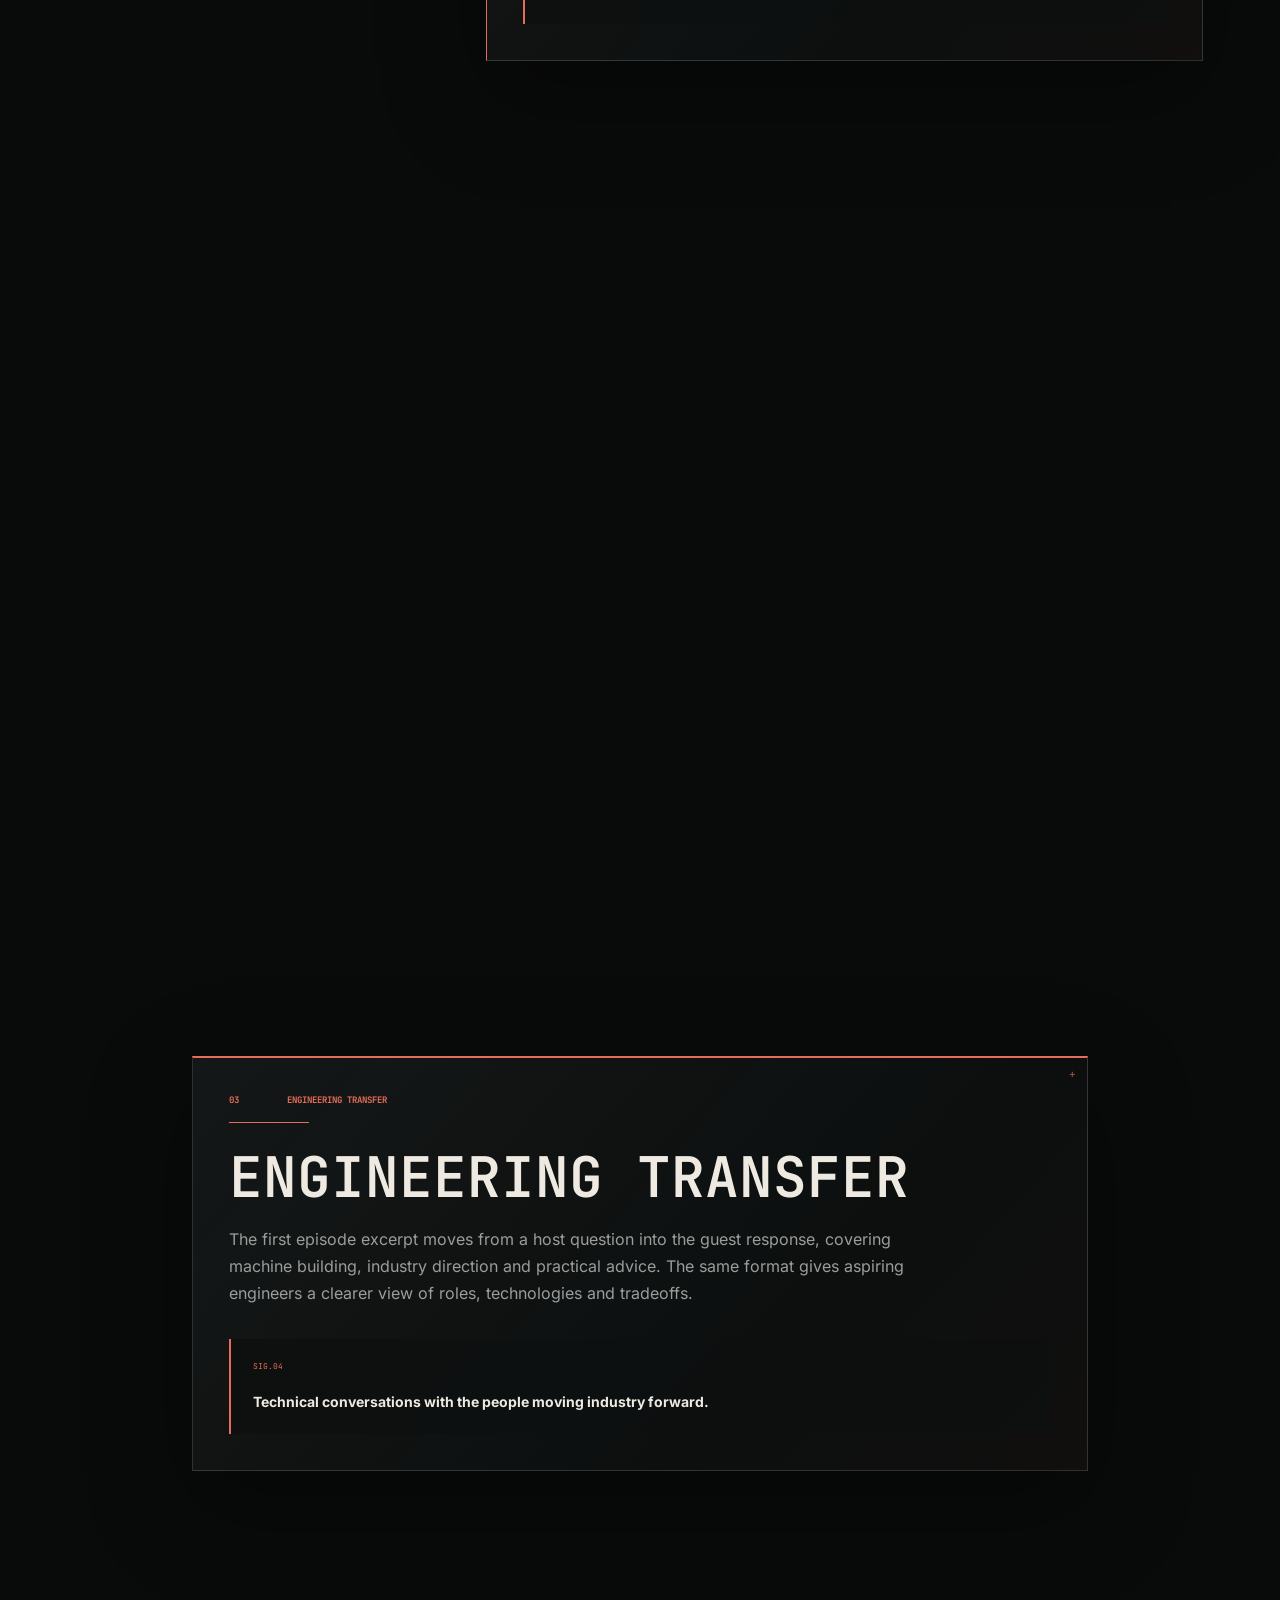
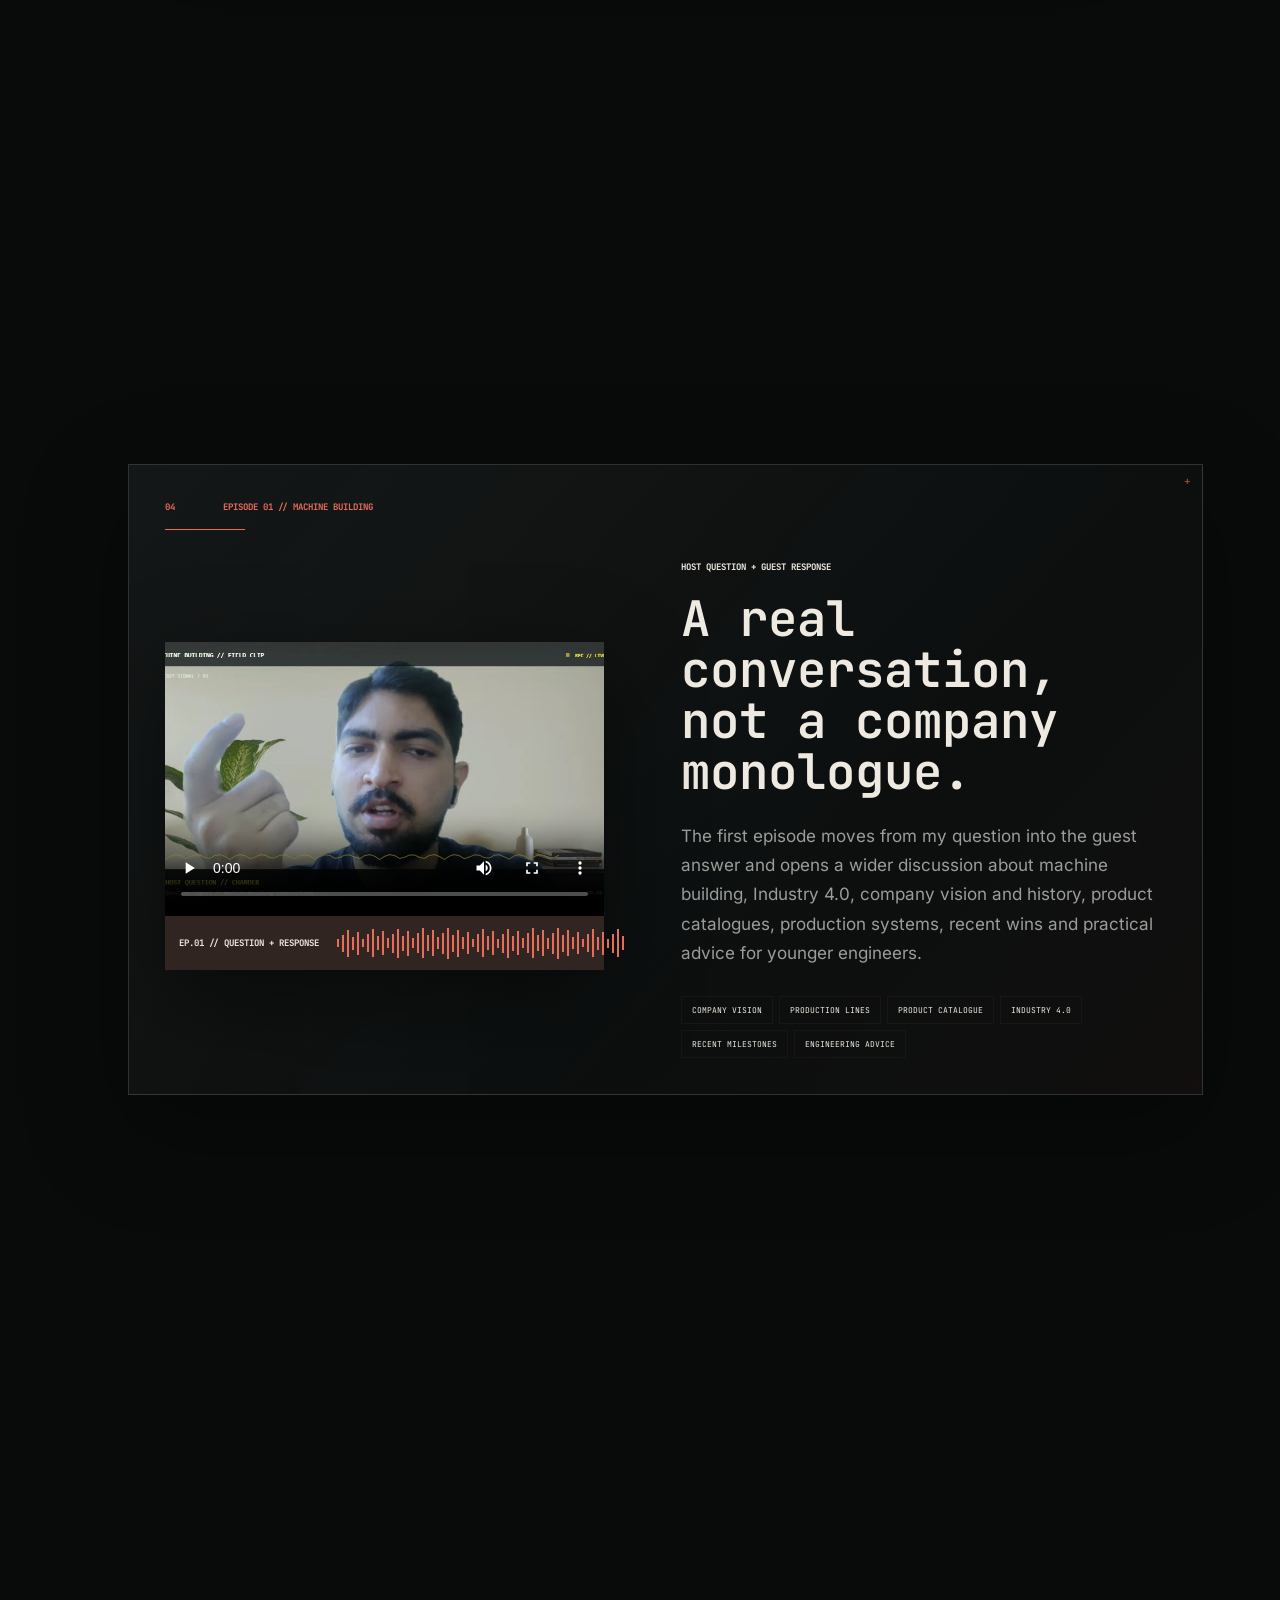
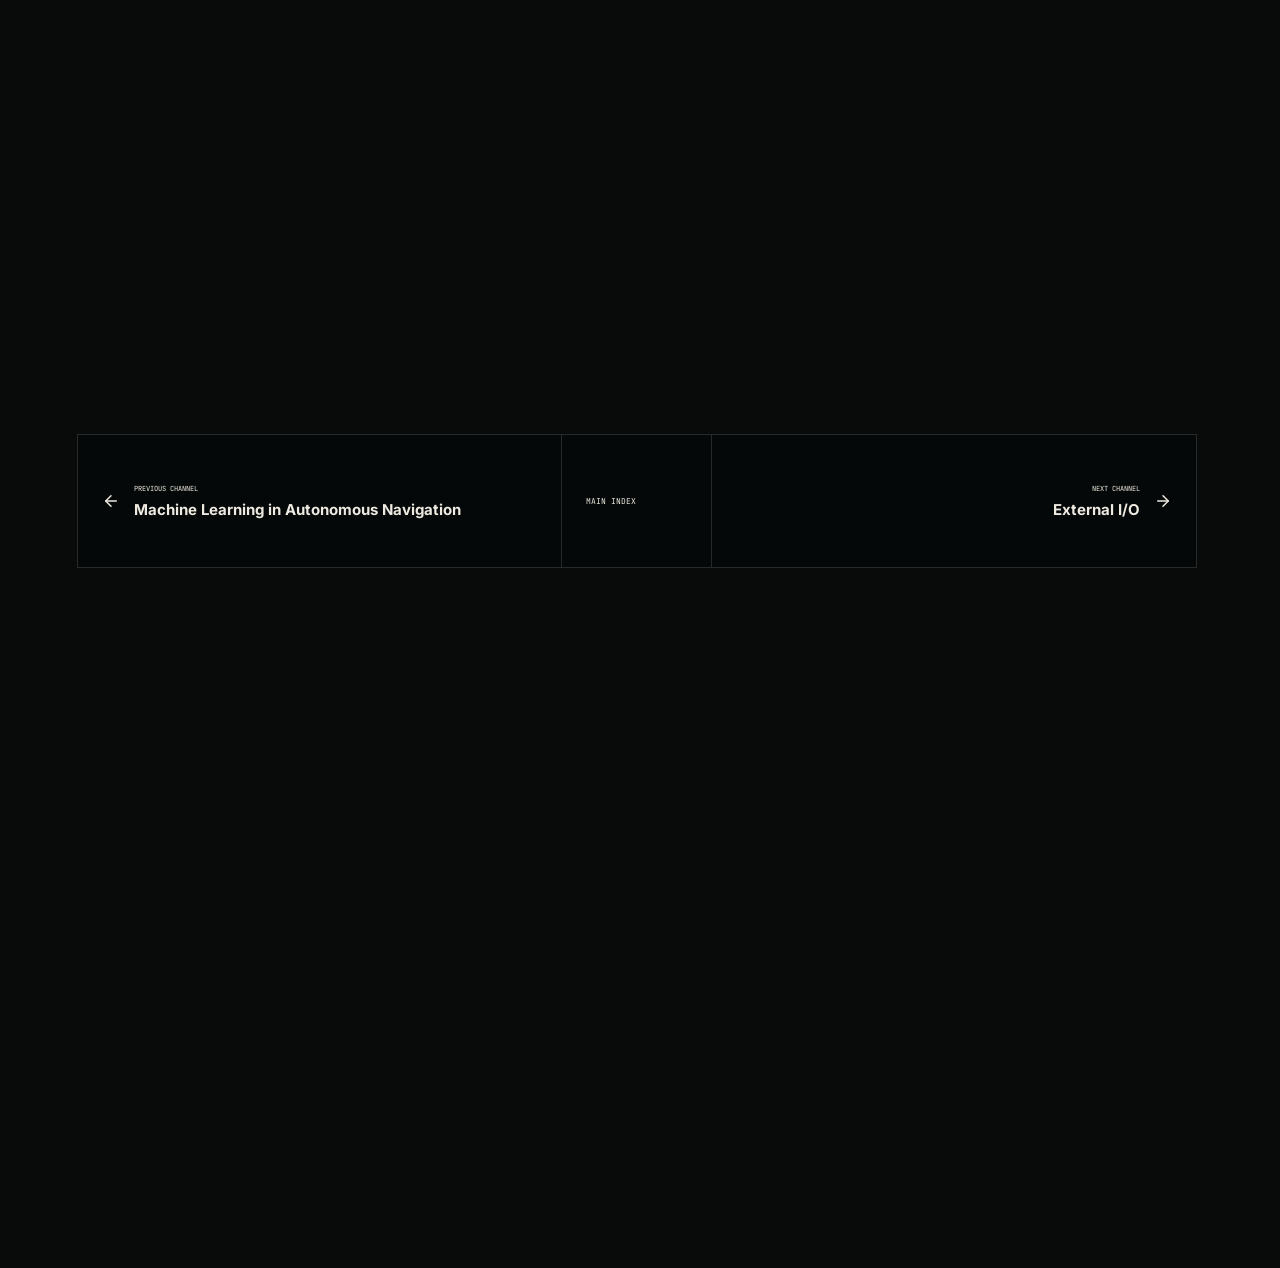
<file: chander-portfolio/channel/podcast/index.html>
<!DOCTYPE html><html lang="en"><head><meta charSet="utf-8"/><link rel="preconnect" href="/" crossorigin=""/><meta name="viewport" content="width=device-width, initial-scale=1"/><link rel="stylesheet" href="/chander-portfolio/_next/static/chunks/0qh0tvttr1dg1.css" data-precedence="next"/><link rel="preload" as="script" fetchPriority="low" href="/chander-portfolio/_next/static/chunks/1u8kf-cumb-f7.js"/><script src="/chander-portfolio/_next/static/chunks/0ro772wcmsc4w.js" async=""></script><script src="/chander-portfolio/_next/static/chunks/09uts2_ifw52c.js" async=""></script><script src="/chander-portfolio/_next/static/chunks/3jh1u-s3k0bkk.js" async=""></script><script src="/chander-portfolio/_next/static/chunks/turbopack-1hiw7lk862gdo.js" async=""></script><script src="/chander-portfolio/_next/static/chunks/158myu8e_yme3.js" async=""></script><script src="/chander-portfolio/_next/static/chunks/0ca3yvbk6p6vu.js" async=""></script><script src="/chander-portfolio/_next/static/chunks/3ykpwyxfx6ygj.js" async=""></script><script src="/chander-portfolio/_next/static/chunks/0zjkhgexvzd2p.js" async=""></script><script src="/chander-portfolio/_next/static/chunks/3u_3q9ar285w3.js" async=""></script><title>Industry Signal | Chander Vinayak Sharma</title><meta name="description" content="I host and invite directors, CEOs, founders, plant leaders, product heads and engineers to explain the companies, products, systems and decisions behind modern industry. The format gives companies a thoughtful stage for their story while giving aspiring engineers a grounded view of where the industry is moving."/><link rel="icon" href="/chander-portfolio/icon.svg?icon.0dpcyqkmdi800.svg" sizes="any" type="image/svg+xml"/><script src="/chander-portfolio/_next/static/chunks/0cz1d0mv5g_q7.js" noModule=""></script></head><body><div hidden=""><!--$--><!--/$--></div><script>(()=>{try{const n=performance.getEntriesByType('navigation')[0];const full=n?.type==='reload'||!sessionStorage.getItem('cvs-normal-entry-ready-v1');document.documentElement.dataset.cvsLoader=full?'full':'skip'}catch(e){document.documentElement.dataset.cvsLoader='full'}})();</script><main class="stage-site stage-route channel-editorial channel-editorial--podcast cinematic-root" style="--route-surface:#c7b7aa;--data-accent:#d4673f;--route-accent:#e66d59;--route-ink:#312521"><div class="cvs-entry-loader " data-loader-progress="0" role="status" aria-live="polite" aria-label="CVS system initialization: 0%"><div class="loader-orbit" aria-hidden="true"><i></i><i></i><i></i></div><div class="loader-console"><span>CVS. // SYSTEM INITIALIZATION</span><strong>000<!-- -->%</strong><div class="loader-rail" aria-hidden="true"><i></i></div><p>INITIALIZING INTERFACE</p><small>INTERFACE / TYPOGRAPHY / SCENE GRAPH / PORTFOLIO SYSTEMS</small></div></div><div class="route-curtain" aria-hidden="true"><span></span><span></span><span></span><b>CVS // SYSTEM TRANSITION</b></div><div class="cinematic-grain" aria-hidden="true"></div><div class="editorial-cursor" aria-hidden="true"><i class="editorial-cursor__ring"></i><i class="editorial-cursor__dot"></i></div><div class="scroll-telemetry" aria-hidden="true"><span>MISSION PROGRESS</span><i></i></div><header class="site-nav site-nav--inverse "><a class="site-mark" href="/chander-portfolio/"><strong>CVS.</strong><span>INDUSTRIAL SYSTEMS</span></a><nav aria-label="Primary navigation"><a href="/chander-portfolio/world/">WORLD</a><a href="/chander-portfolio/#work">WORK</a><a href="/chander-portfolio/channel/profile/">PROFILE</a><a href="/chander-portfolio/channel/ventures/">VENTURES</a><a href="/chander-portfolio/channel/research/">RESEARCH</a><a href="/chander-portfolio/channel/podcast/">PODCAST</a><a href="/chander-portfolio/channel/contact/">CONTACT</a></nav><button type="button" class="nav-toggle" aria-label="Open navigation"><svg xmlns="http://www.w3.org/2000/svg" width="19" height="19" viewBox="0 0 24 24" fill="none" stroke="currentColor" stroke-width="2" stroke-linecap="round" stroke-linejoin="round" class="lucide lucide-menu" aria-hidden="true"><path d="M4 5h16"></path><path d="M4 12h16"></path><path d="M4 19h16"></path></svg></button></header><div class="persistent-stage" aria-hidden="true"><div style="position:relative;width:100%;height:100%;overflow:hidden;pointer-events:auto"><div style="width:100%;height:100%"><canvas style="display:block"></canvas></div></div><div class="stage-atmosphere"></div><div class="stage-scanline"></div></div><div class="mission-hud" aria-hidden="true"><div><span>SIG.04<!-- --> // <!-- -->PODCAST</span></div><div><i></i><span>LIVE CHANNEL MODEL</span></div></div><div class="stage-scroll"><section id="frame-0" class="stage-frame stage-frame--route-hero" data-stage-frame="true" data-stage-enter="zoom" data-stage-effect="aperture" data-stage-index="0"><div class="stage-frame__viewport"><div class="stage-panel stage-panel--clear"><div class="route-stage-hero"><span>SIG.04<!-- --> // <!-- -->PODCAST</span><h1>Industry Signal</h1><p>I host and invite directors, CEOs, founders, plant leaders, product heads and engineers to explain the companies, products, systems and decisions behind modern industry. The format gives companies a thoughtful stage for their story while giving aspiring engineers a grounded view of where the industry is moving.</p><a class="route-world-link" href="/chander-portfolio/world/?room=podcast">ENTER PODCAST STUDIO<!-- --> <svg xmlns="http://www.w3.org/2000/svg" width="17" height="17" viewBox="0 0 24 24" fill="none" stroke="currentColor" stroke-width="2" stroke-linecap="round" stroke-linejoin="round" class="lucide lucide-arrow-up-right" aria-hidden="true"><path d="M7 7h10v10"></path><path d="M7 17 17 7"></path></svg></a></div></div></div></section><section id="frame-1" class="stage-frame stage-frame--channel-phase" data-stage-frame="true" data-stage-enter="left" data-stage-effect="relay" data-stage-index="1"><div class="stage-frame__viewport"><div class="stage-panel stage-panel--glass"><div class="route-section-label"><span>01</span><strong>COMPANY STORY</strong></div><h2>COMPANY STORY</h2><p>Guests can frame company history, vision, the problem they solve and the engineering choices that distinguish their work.</p><div class="channel-phase-signal"><span>SIG.04</span><i></i><strong>Technical conversations with the people moving industry forward.</strong></div></div></div></section><section id="frame-2" class="stage-frame stage-frame--channel-phase" data-stage-frame="true" data-stage-enter="right" data-stage-effect="orbit" data-stage-index="2"><div class="stage-frame__viewport"><div class="stage-panel stage-panel--glass"><div class="route-section-label"><span>02</span><strong>PRODUCTION SYSTEM</strong></div><h2>PRODUCTION SYSTEM</h2><p>Episodes can examine product catalogues, production lines, automation decisions, Industry 4.0 programs, launches and recent milestones.</p><div class="channel-phase-signal"><span>SIG.04</span><i></i><strong>Technical conversations with the people moving industry forward.</strong></div></div></div></section><section id="frame-3" class="stage-frame stage-frame--channel-phase" data-stage-frame="true" data-stage-enter="up" data-stage-effect="plunge" data-stage-index="3"><div class="stage-frame__viewport"><div class="stage-panel stage-panel--glass"><div class="route-section-label"><span>03</span><strong>ENGINEERING TRANSFER</strong></div><h2>ENGINEERING TRANSFER</h2><p>The first episode excerpt moves from a host question into the guest response, covering machine building, industry direction and practical advice. The same format gives aspiring engineers a clearer view of roles, technologies and tradeoffs.</p><div class="channel-phase-signal"><span>SIG.04</span><i></i><strong>Technical conversations with the people moving industry forward.</strong></div></div></div></section><section id="frame-4" class="stage-frame stage-frame--podcast" data-stage-frame="true" data-stage-enter="right" data-stage-effect="signal" data-stage-index="4"><div class="stage-frame__viewport"><div class="stage-panel stage-panel--glass"><div class="route-section-label"><span>04</span><strong>EPISODE 01 // MACHINE BUILDING</strong></div><div class="podcast-feature"><div class="podcast-media"><video controls="" preload="metadata" playsInline="" aria-label="Machine Building podcast episode one question and guest response excerpt"><source src="/chander-portfolio/assets/podcast-episode-01.webm" type="video/webm"/>Your browser does not support embedded video.</video><div class="podcast-oscilloscope" aria-hidden="true"><span>EP.01 // QUESTION + RESPONSE</span><div class="waveform"><i style="--wave:22%"></i><i style="--wave:51%"></i><i style="--wave:80%"></i><i style="--wave:38%"></i><i style="--wave:67%"></i><i style="--wave:25%"></i><i style="--wave:54%"></i><i style="--wave:83%"></i><i style="--wave:41%"></i><i style="--wave:70%"></i><i style="--wave:28%"></i><i style="--wave:57%"></i><i style="--wave:86%"></i><i style="--wave:44%"></i><i style="--wave:73%"></i><i style="--wave:31%"></i><i style="--wave:60%"></i><i style="--wave:89%"></i><i style="--wave:47%"></i><i style="--wave:76%"></i><i style="--wave:34%"></i><i style="--wave:63%"></i><i style="--wave:92%"></i><i style="--wave:50%"></i><i style="--wave:79%"></i><i style="--wave:37%"></i><i style="--wave:66%"></i><i style="--wave:24%"></i><i style="--wave:53%"></i><i style="--wave:82%"></i><i style="--wave:40%"></i><i style="--wave:69%"></i><i style="--wave:27%"></i><i style="--wave:56%"></i><i style="--wave:85%"></i><i style="--wave:43%"></i><i style="--wave:72%"></i><i style="--wave:30%"></i><i style="--wave:59%"></i><i style="--wave:88%"></i><i style="--wave:46%"></i><i style="--wave:75%"></i><i style="--wave:33%"></i><i style="--wave:62%"></i><i style="--wave:91%"></i><i style="--wave:49%"></i><i style="--wave:78%"></i><i style="--wave:36%"></i><i style="--wave:65%"></i><i style="--wave:23%"></i><i style="--wave:52%"></i><i style="--wave:81%"></i><i style="--wave:39%"></i><i style="--wave:68%"></i><i style="--wave:26%"></i><i style="--wave:55%"></i><i style="--wave:84%"></i><i style="--wave:42%"></i></div></div></div><div><span>HOST QUESTION + GUEST RESPONSE</span><h2>A real conversation, not a company monologue.</h2><p>The first episode moves from my question into the guest answer and opens a wider discussion about machine building, Industry 4.0, company vision and history, product catalogues, production systems, recent wins and practical advice for younger engineers.</p><div class="podcast-topics"><span>COMPANY VISION</span><span>PRODUCTION LINES</span><span>PRODUCT CATALOGUE</span><span>INDUSTRY 4.0</span><span>RECENT MILESTONES</span><span>ENGINEERING ADVICE</span></div></div></div></div></div></section><section id="frame-8" class="stage-frame stage-frame--pagination" data-stage-frame="true" data-stage-enter="zoom" data-stage-effect="tunnel" data-stage-index="8"><div class="stage-frame__viewport"><div class="stage-panel stage-panel--clear"><nav class="stage-pagination" aria-label="Channel pagination"><a href="/chander-portfolio/channel/research/"><svg xmlns="http://www.w3.org/2000/svg" width="18" height="18" viewBox="0 0 24 24" fill="none" stroke="currentColor" stroke-width="2" stroke-linecap="round" stroke-linejoin="round" class="lucide lucide-arrow-left" aria-hidden="true"><path d="m12 19-7-7 7-7"></path><path d="M19 12H5"></path></svg><span>PREVIOUS CHANNEL</span><strong>Machine Learning in Autonomous Navigation</strong></a><a href="/chander-portfolio/">MAIN INDEX</a><a href="/chander-portfolio/channel/contact/"><span>NEXT CHANNEL</span><strong>External I/O</strong><svg xmlns="http://www.w3.org/2000/svg" width="18" height="18" viewBox="0 0 24 24" fill="none" stroke="currentColor" stroke-width="2" stroke-linecap="round" stroke-linejoin="round" class="lucide lucide-arrow-right" aria-hidden="true"><path d="M5 12h14"></path><path d="m12 5 7 7-7 7"></path></svg></a></nav></div></div></section></div></main><!--$--><!--/$--><script src="/chander-portfolio/_next/static/chunks/1u8kf-cumb-f7.js" id="_R_" async=""></script><script>(self.__next_f=self.__next_f||[]).push([0])</script><script>self.__next_f.push([1,"1:\"$Sreact.fragment\"\n2:I[39756,[\"/chander-portfolio/_next/static/chunks/158myu8e_yme3.js\"],\"default\"]\n3:I[37457,[\"/chander-portfolio/_next/static/chunks/158myu8e_yme3.js\"],\"default\"]\n5:I[97367,[\"/chander-portfolio/_next/static/chunks/158myu8e_yme3.js\"],\"OutletBoundary\"]\n6:\"$Sreact.suspense\"\n9:I[97367,[\"/chander-portfolio/_next/static/chunks/158myu8e_yme3.js\"],\"ViewportBoundary\"]\nb:I[97367,[\"/chander-portfolio/_next/static/chunks/158myu8e_yme3.js\"],\"MetadataBoundary\"]\nd:I[68027,[\"/chander-portfolio/_next/static/chunks/158myu8e_yme3.js\"],\"default\",1]\n:HL[\"/chander-portfolio/_next/static/chunks/0qh0tvttr1dg1.css\",\"style\"]\n:HC[\"/\",\"\"]\n"])</script><script>self.__next_f.push([1,"0:{\"P\":null,\"c\":[\"\",\"channel\",\"podcast\",\"\"],\"q\":\"\",\"i\":false,\"f\":[[[\"\",{\"children\":[\"channel\",{\"children\":[[\"slug\",\"podcast\",\"d\",null],{\"children\":[\"__PAGE__\",{}]}]}]},\"$undefined\",\"$undefined\",16],[[\"$\",\"$1\",\"c\",{\"children\":[[[\"$\",\"link\",\"0\",{\"rel\":\"stylesheet\",\"href\":\"/chander-portfolio/_next/static/chunks/0qh0tvttr1dg1.css\",\"precedence\":\"next\",\"crossOrigin\":\"$undefined\",\"nonce\":\"$undefined\"}],[\"$\",\"script\",\"script-0\",{\"src\":\"/chander-portfolio/_next/static/chunks/158myu8e_yme3.js\",\"async\":true,\"nonce\":\"$undefined\"}]],[\"$\",\"html\",null,{\"lang\":\"en\",\"children\":[\"$\",\"body\",null,{\"children\":[[\"$\",\"script\",null,{\"dangerouslySetInnerHTML\":{\"__html\":\"(()=\u003e{try{const n=performance.getEntriesByType('navigation')[0];const full=n?.type==='reload'||!sessionStorage.getItem('cvs-normal-entry-ready-v1');document.documentElement.dataset.cvsLoader=full?'full':'skip'}catch(e){document.documentElement.dataset.cvsLoader='full'}})();\"}}],[\"$\",\"$L2\",null,{\"parallelRouterKey\":\"children\",\"error\":\"$undefined\",\"errorStyles\":\"$undefined\",\"errorScripts\":\"$undefined\",\"template\":[\"$\",\"$L3\",null,{}],\"templateStyles\":\"$undefined\",\"templateScripts\":\"$undefined\",\"notFound\":[[[\"$\",\"title\",null,{\"children\":\"404: This page could not be found.\"}],[\"$\",\"div\",null,{\"style\":{\"fontFamily\":\"system-ui,\\\"Segoe UI\\\",Roboto,Helvetica,Arial,sans-serif,\\\"Apple Color Emoji\\\",\\\"Segoe UI Emoji\\\"\",\"height\":\"100vh\",\"textAlign\":\"center\",\"display\":\"flex\",\"flexDirection\":\"column\",\"alignItems\":\"center\",\"justifyContent\":\"center\"},\"children\":[\"$\",\"div\",null,{\"children\":[[\"$\",\"style\",null,{\"dangerouslySetInnerHTML\":{\"__html\":\"body{color:#000;background:#fff;margin:0}.next-error-h1{border-right:1px solid rgba(0,0,0,.3)}@media (prefers-color-scheme:dark){body{color:#fff;background:#000}.next-error-h1{border-right:1px solid rgba(255,255,255,.3)}}\"}}],[\"$\",\"h1\",null,{\"className\":\"next-error-h1\",\"style\":{\"display\":\"inline-block\",\"margin\":\"0 20px 0 0\",\"padding\":\"0 23px 0 0\",\"fontSize\":24,\"fontWeight\":500,\"verticalAlign\":\"top\",\"lineHeight\":\"49px\"},\"children\":404}],[\"$\",\"div\",null,{\"style\":{\"display\":\"inline-block\"},\"children\":[\"$\",\"h2\",null,{\"style\":{\"fontSize\":14,\"fontWeight\":400,\"lineHeight\":\"49px\",\"margin\":0},\"children\":\"This page could not be found.\"}]}]]}]}]],[]],\"forbidden\":\"$undefined\",\"unauthorized\":\"$undefined\"}]]}]}]]}],{\"children\":[[\"$\",\"$1\",\"c\",{\"children\":[null,[\"$\",\"$L2\",null,{\"parallelRouterKey\":\"children\",\"error\":\"$undefined\",\"errorStyles\":\"$undefined\",\"errorScripts\":\"$undefined\",\"template\":[\"$\",\"$L3\",null,{}],\"templateStyles\":\"$undefined\",\"templateScripts\":\"$undefined\",\"notFound\":\"$undefined\",\"forbidden\":\"$undefined\",\"unauthorized\":\"$undefined\"}]]}],{\"children\":[[\"$\",\"$1\",\"c\",{\"children\":[null,[\"$\",\"$L2\",null,{\"parallelRouterKey\":\"children\",\"error\":\"$undefined\",\"errorStyles\":\"$undefined\",\"errorScripts\":\"$undefined\",\"template\":[\"$\",\"$L3\",null,{}],\"templateStyles\":\"$undefined\",\"templateScripts\":\"$undefined\",\"notFound\":\"$undefined\",\"forbidden\":\"$undefined\",\"unauthorized\":\"$undefined\"}]]}],{\"children\":[[\"$\",\"$1\",\"c\",{\"children\":[\"$L4\",[[\"$\",\"script\",\"script-0\",{\"src\":\"/chander-portfolio/_next/static/chunks/0ca3yvbk6p6vu.js\",\"async\":true,\"nonce\":\"$undefined\"}],[\"$\",\"script\",\"script-1\",{\"src\":\"/chander-portfolio/_next/static/chunks/3ykpwyxfx6ygj.js\",\"async\":true,\"nonce\":\"$undefined\"}],[\"$\",\"script\",\"script-2\",{\"src\":\"/chander-portfolio/_next/static/chunks/0zjkhgexvzd2p.js\",\"async\":true,\"nonce\":\"$undefined\"}],[\"$\",\"script\",\"script-3\",{\"src\":\"/chander-portfolio/_next/static/chunks/3u_3q9ar285w3.js\",\"async\":true,\"nonce\":\"$undefined\"}]],[\"$\",\"$L5\",null,{\"children\":[\"$\",\"$6\",null,{\"name\":\"Next.MetadataOutlet\",\"children\":\"$@7\"}]}]]}],{},null,false,null]},null,false,\"$@8\"]},null,false,\"$@8\"]},null,false,null],[\"$\",\"$1\",\"h\",{\"children\":[null,[\"$\",\"$L9\",null,{\"children\":\"$La\"}],[\"$\",\"div\",null,{\"hidden\":true,\"children\":[\"$\",\"$Lb\",null,{\"children\":[\"$\",\"$6\",null,{\"name\":\"Next.Metadata\",\"children\":\"$Lc\"}]}]}],null]}],false]],\"m\":\"$undefined\",\"G\":[\"$d\",[[\"$\",\"link\",\"0\",{\"rel\":\"stylesheet\",\"href\":\"/chander-portfolio/_next/static/chunks/0qh0tvttr1dg1.css\",\"precedence\":\"next\",\"crossOrigin\":\"$undefined\",\"nonce\":\"$undefined\"}]]],\"S\":true,\"h\":null,\"s\":\"$undefined\",\"l\":\"$undefined\",\"p\":\"$undefined\",\"d\":\"$undefined\",\"b\":\"uqc1agG-y_qn7TVQgQm7L\"}\n"])</script><script>self.__next_f.push([1,"e:[]\n8:\"$We\"\n"])</script><script>self.__next_f.push([1,"f:I[55890,[\"/chander-portfolio/_next/static/chunks/158myu8e_yme3.js\",\"/chander-portfolio/_next/static/chunks/0ca3yvbk6p6vu.js\",\"/chander-portfolio/_next/static/chunks/3ykpwyxfx6ygj.js\",\"/chander-portfolio/_next/static/chunks/0zjkhgexvzd2p.js\",\"/chander-portfolio/_next/static/chunks/3u_3q9ar285w3.js\"],\"default\"]\n4:[\"$\",\"$Lf\",null,{\"channel\":{\"slug\":\"podcast\",\"key\":\"PODCAST\",\"code\":\"SIG.04\",\"theme\":[\"#c7b7aa\",\"#d4673f\",\"#312521\"],\"title\":\"Industry Signal\",\"subtitle\":\"Technical conversations with the people moving industry forward.\",\"summary\":\"I host and invite directors, CEOs, founders, plant leaders, product heads and engineers to explain the companies, products, systems and decisions behind modern industry. The format gives companies a thoughtful stage for their story while giving aspiring engineers a grounded view of where the industry is moving.\",\"phases\":[[\"COMPANY STORY\",\"Guests can frame company history, vision, the problem they solve and the engineering choices that distinguish their work.\"],[\"PRODUCTION SYSTEM\",\"Episodes can examine product catalogues, production lines, automation decisions, Industry 4.0 programs, launches and recent milestones.\"],[\"ENGINEERING TRANSFER\",\"The first episode excerpt moves from a host question into the guest response, covering machine building, industry direction and practical advice. The same format gives aspiring engineers a clearer view of roles, technologies and tradeoffs.\"]]},\"channelIndex\":3}]\n"])</script><script>self.__next_f.push([1,"a:[[\"$\",\"meta\",\"0\",{\"charSet\":\"utf-8\"}],[\"$\",\"meta\",\"1\",{\"name\":\"viewport\",\"content\":\"width=device-width, initial-scale=1\"}]]\n"])</script><script>self.__next_f.push([1,"10:I[27201,[\"/chander-portfolio/_next/static/chunks/158myu8e_yme3.js\"],\"IconMark\"]\n7:null\nc:[[\"$\",\"title\",\"0\",{\"children\":\"Industry Signal | Chander Vinayak Sharma\"}],[\"$\",\"meta\",\"1\",{\"name\":\"description\",\"content\":\"I host and invite directors, CEOs, founders, plant leaders, product heads and engineers to explain the companies, products, systems and decisions behind modern industry. The format gives companies a thoughtful stage for their story while giving aspiring engineers a grounded view of where the industry is moving.\"}],[\"$\",\"link\",\"2\",{\"rel\":\"icon\",\"href\":\"/chander-portfolio/icon.svg?icon.0dpcyqkmdi800.svg\",\"sizes\":\"any\",\"type\":\"image/svg+xml\"}],[\"$\",\"$L10\",\"3\",{}]]\n"])</script></body></html>
</file>
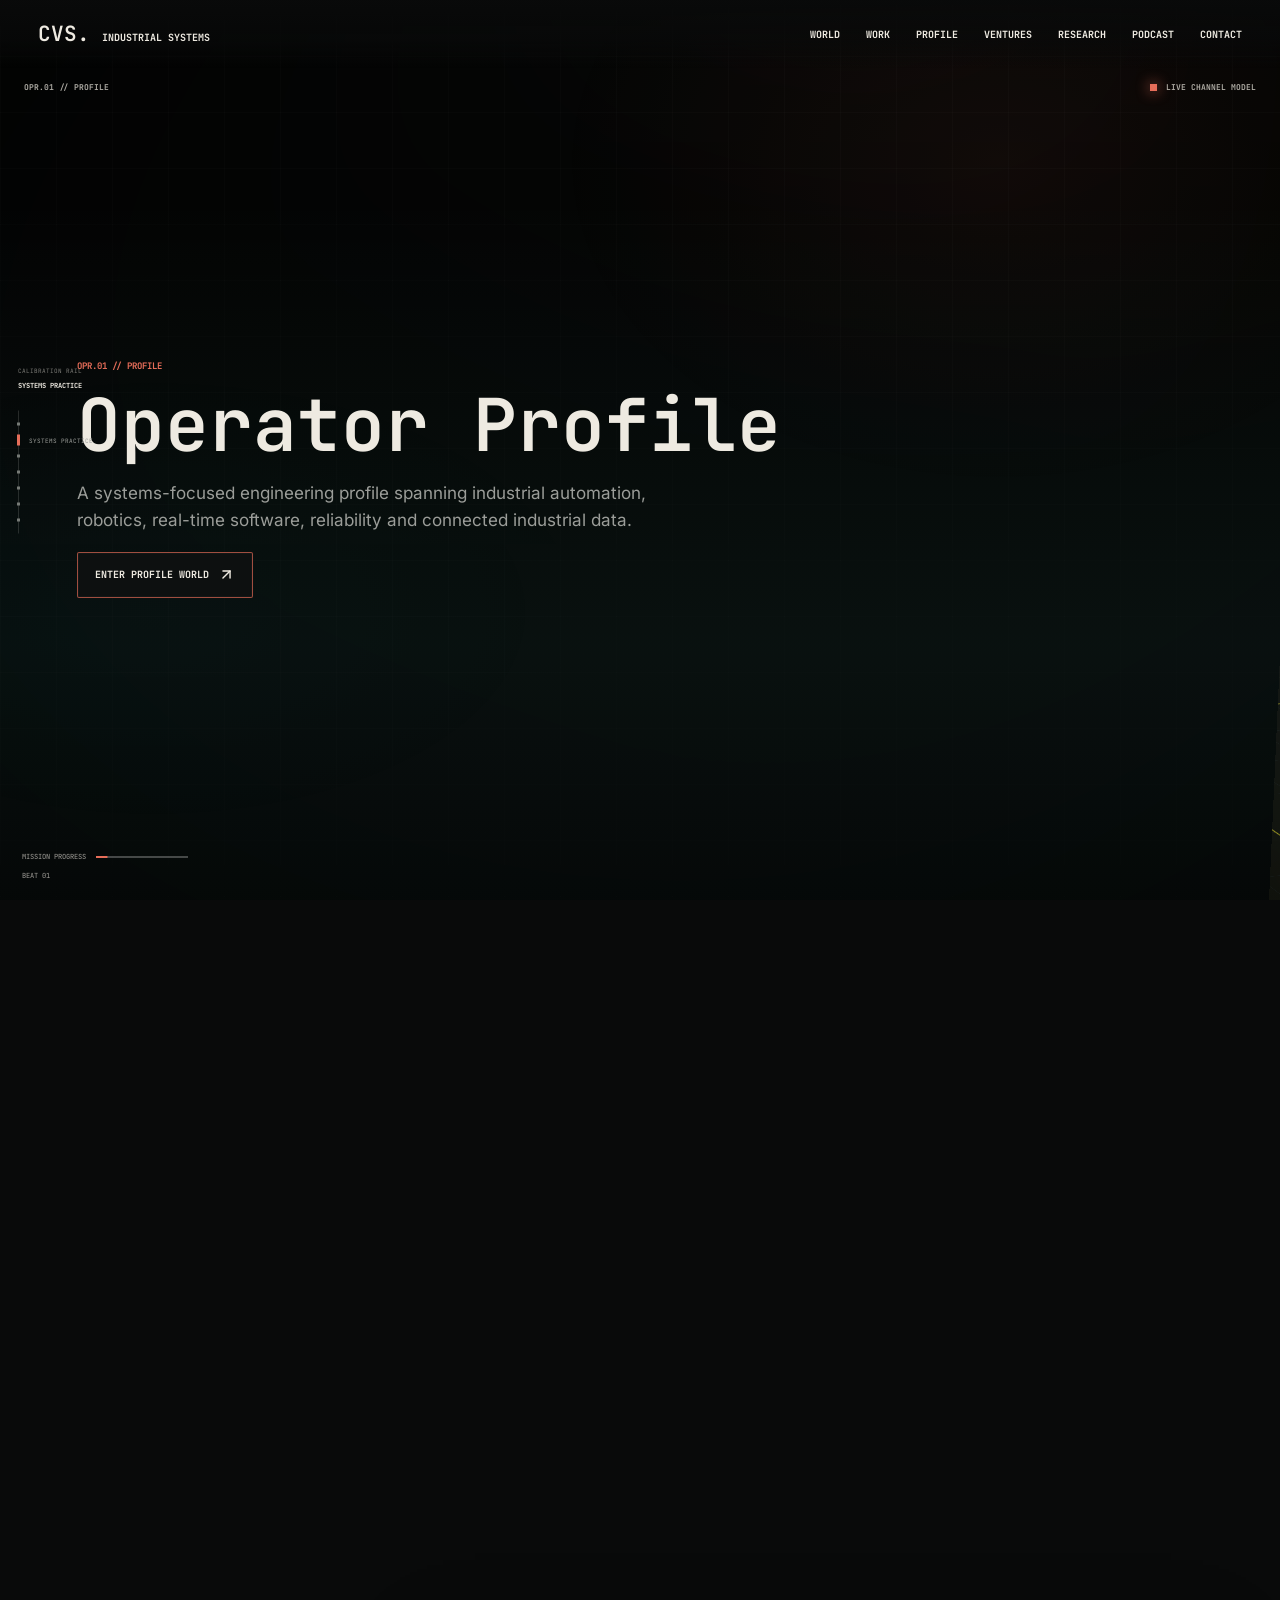
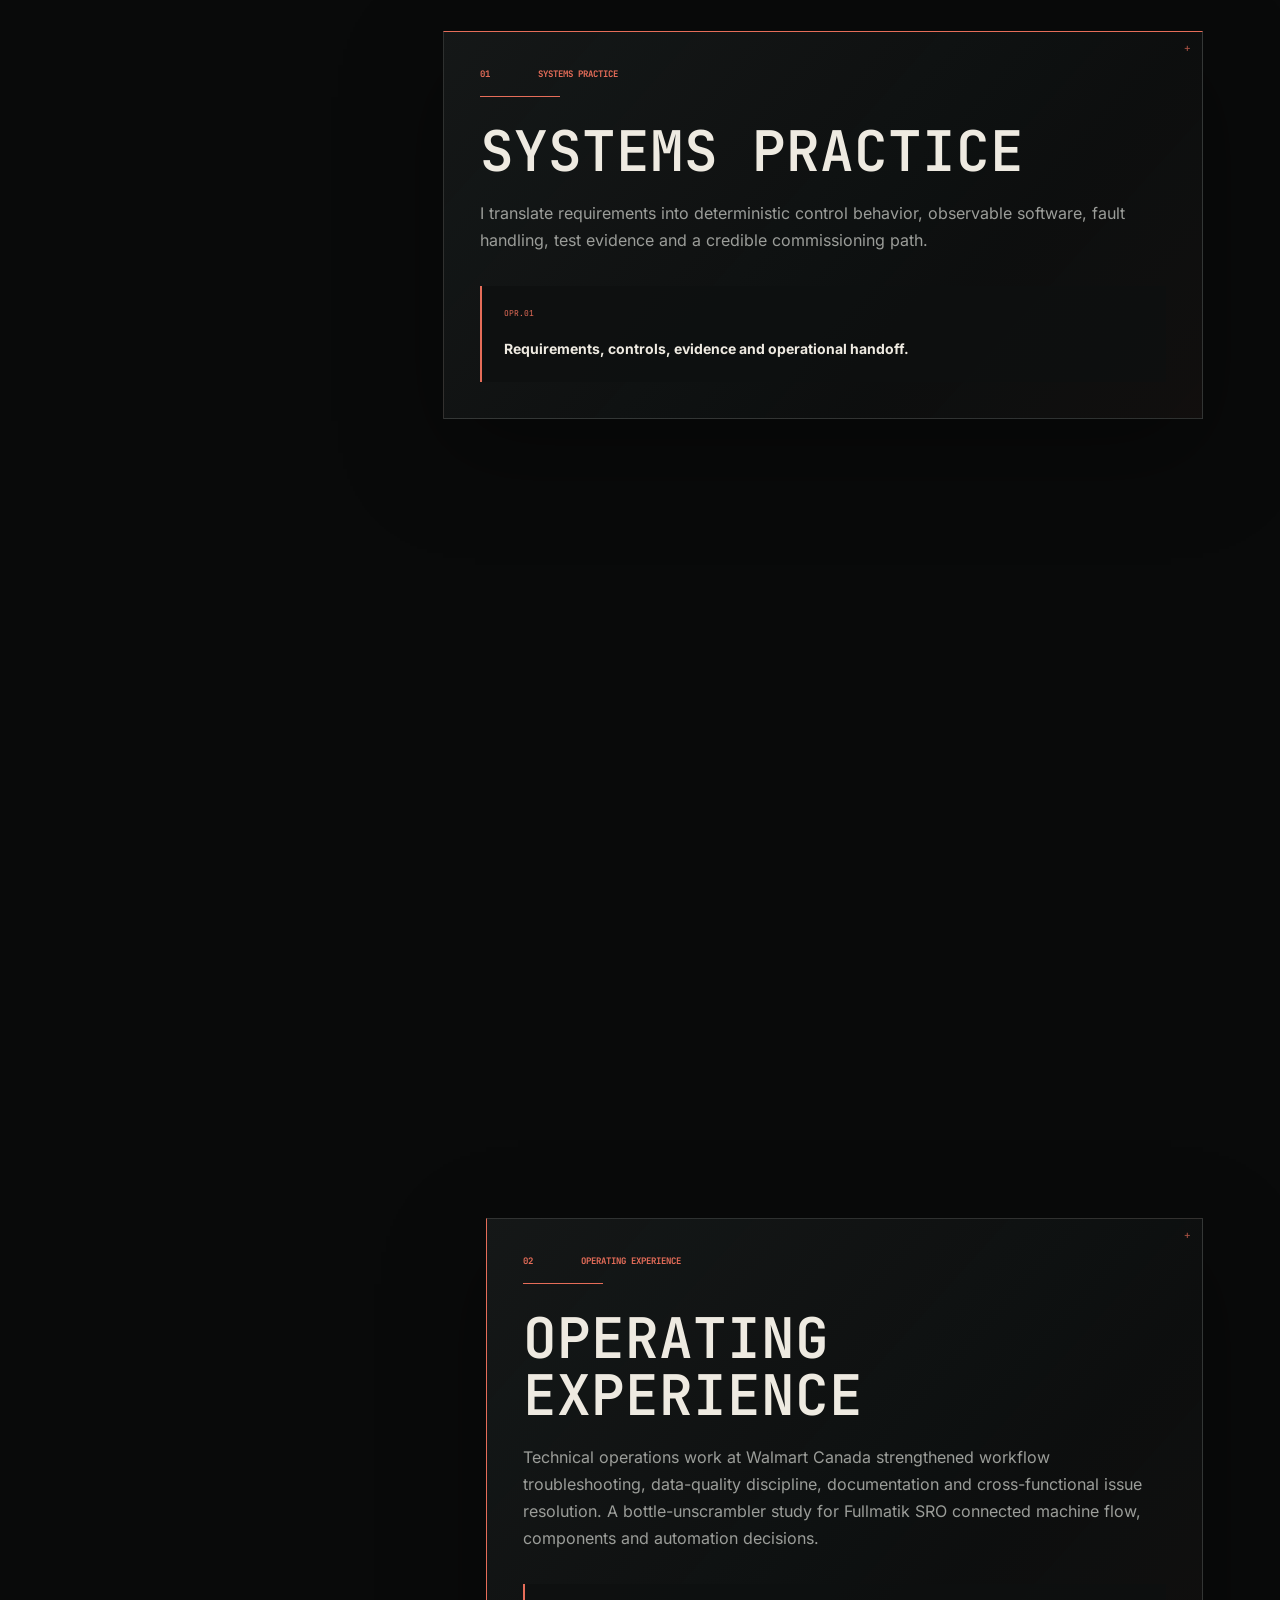
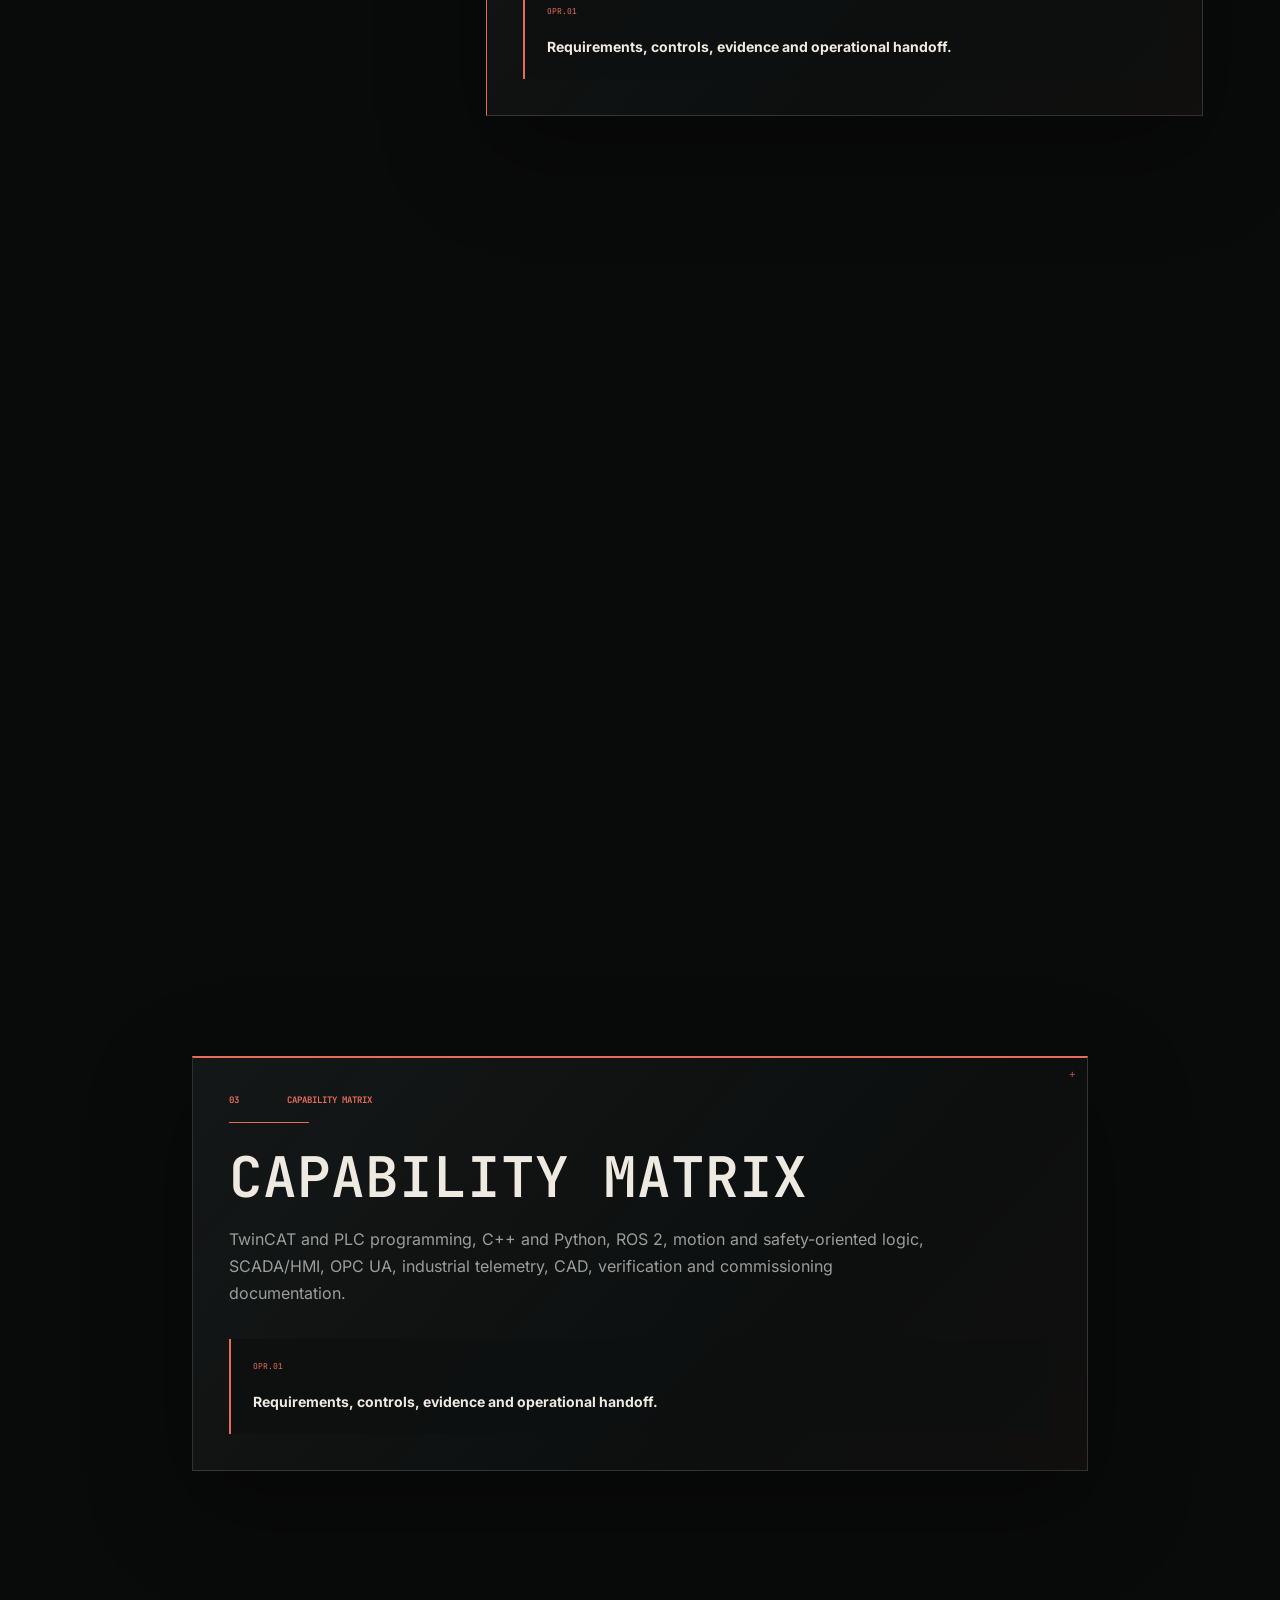
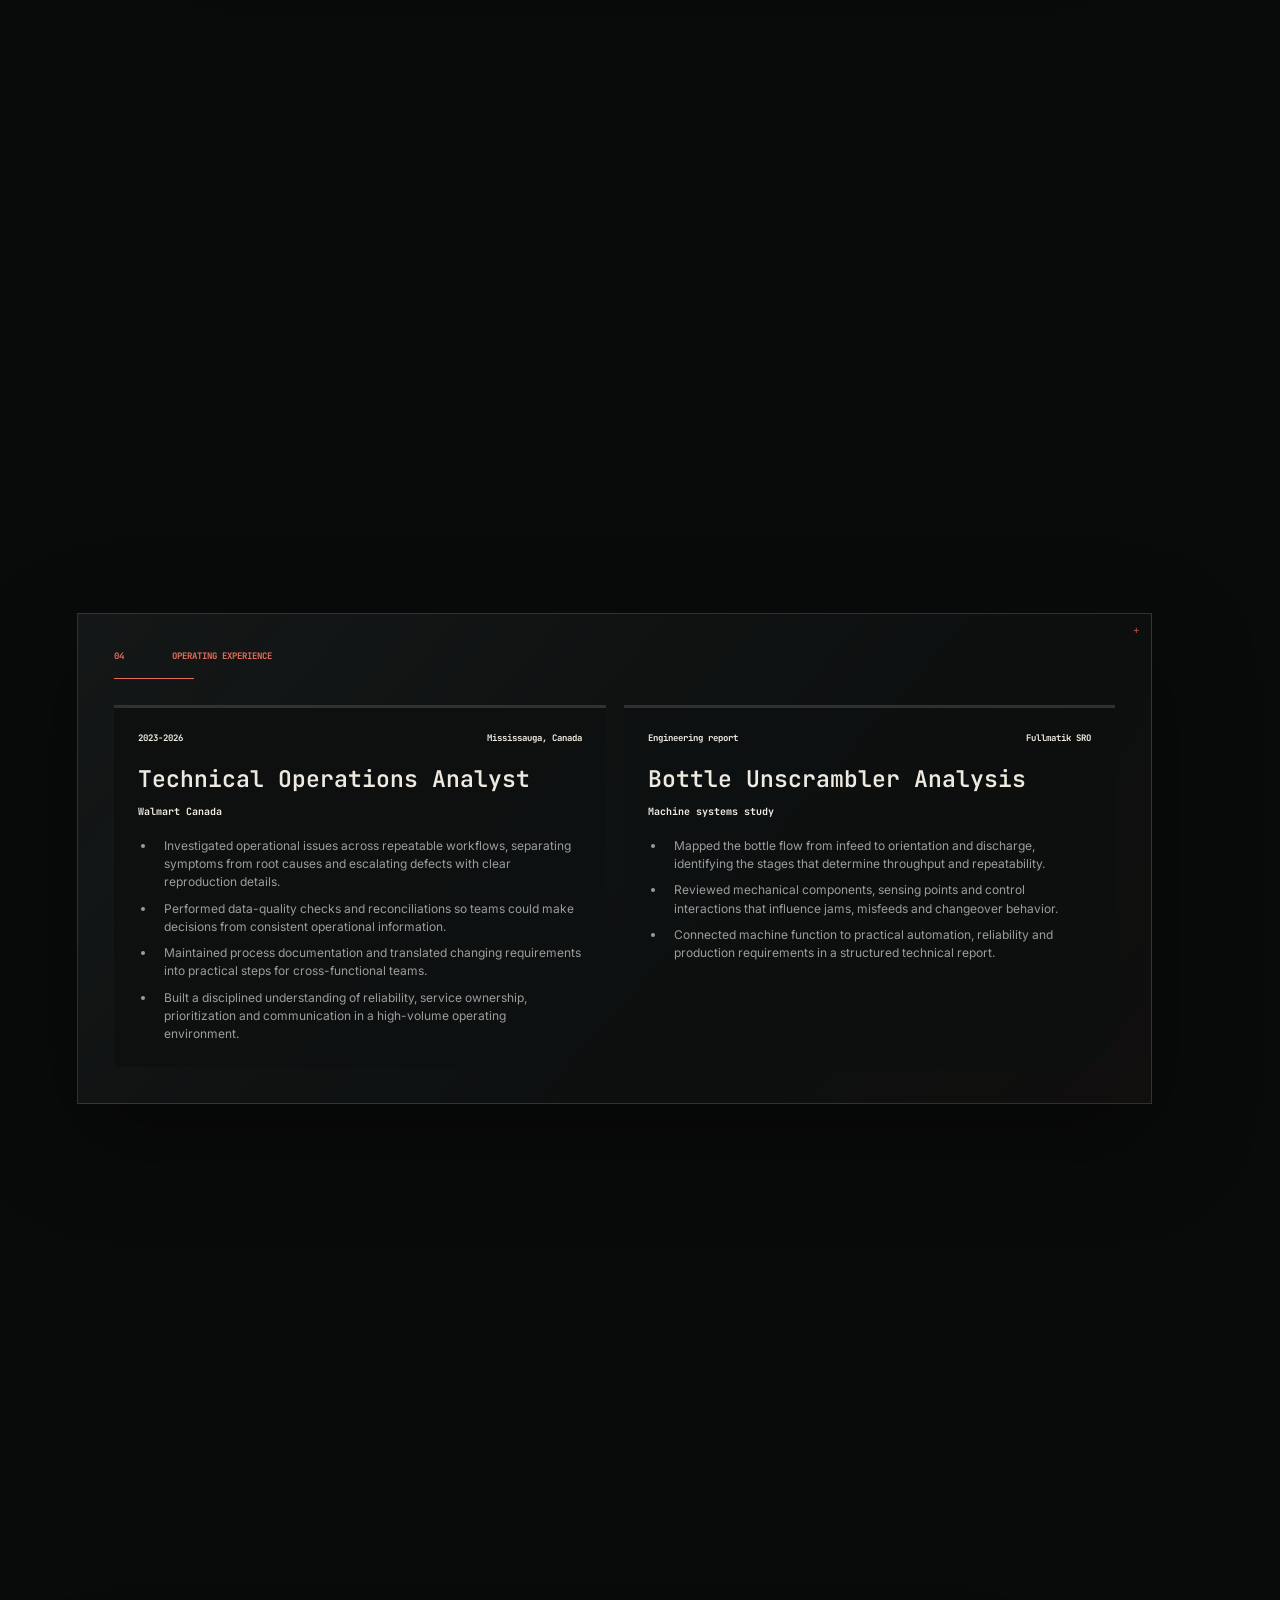
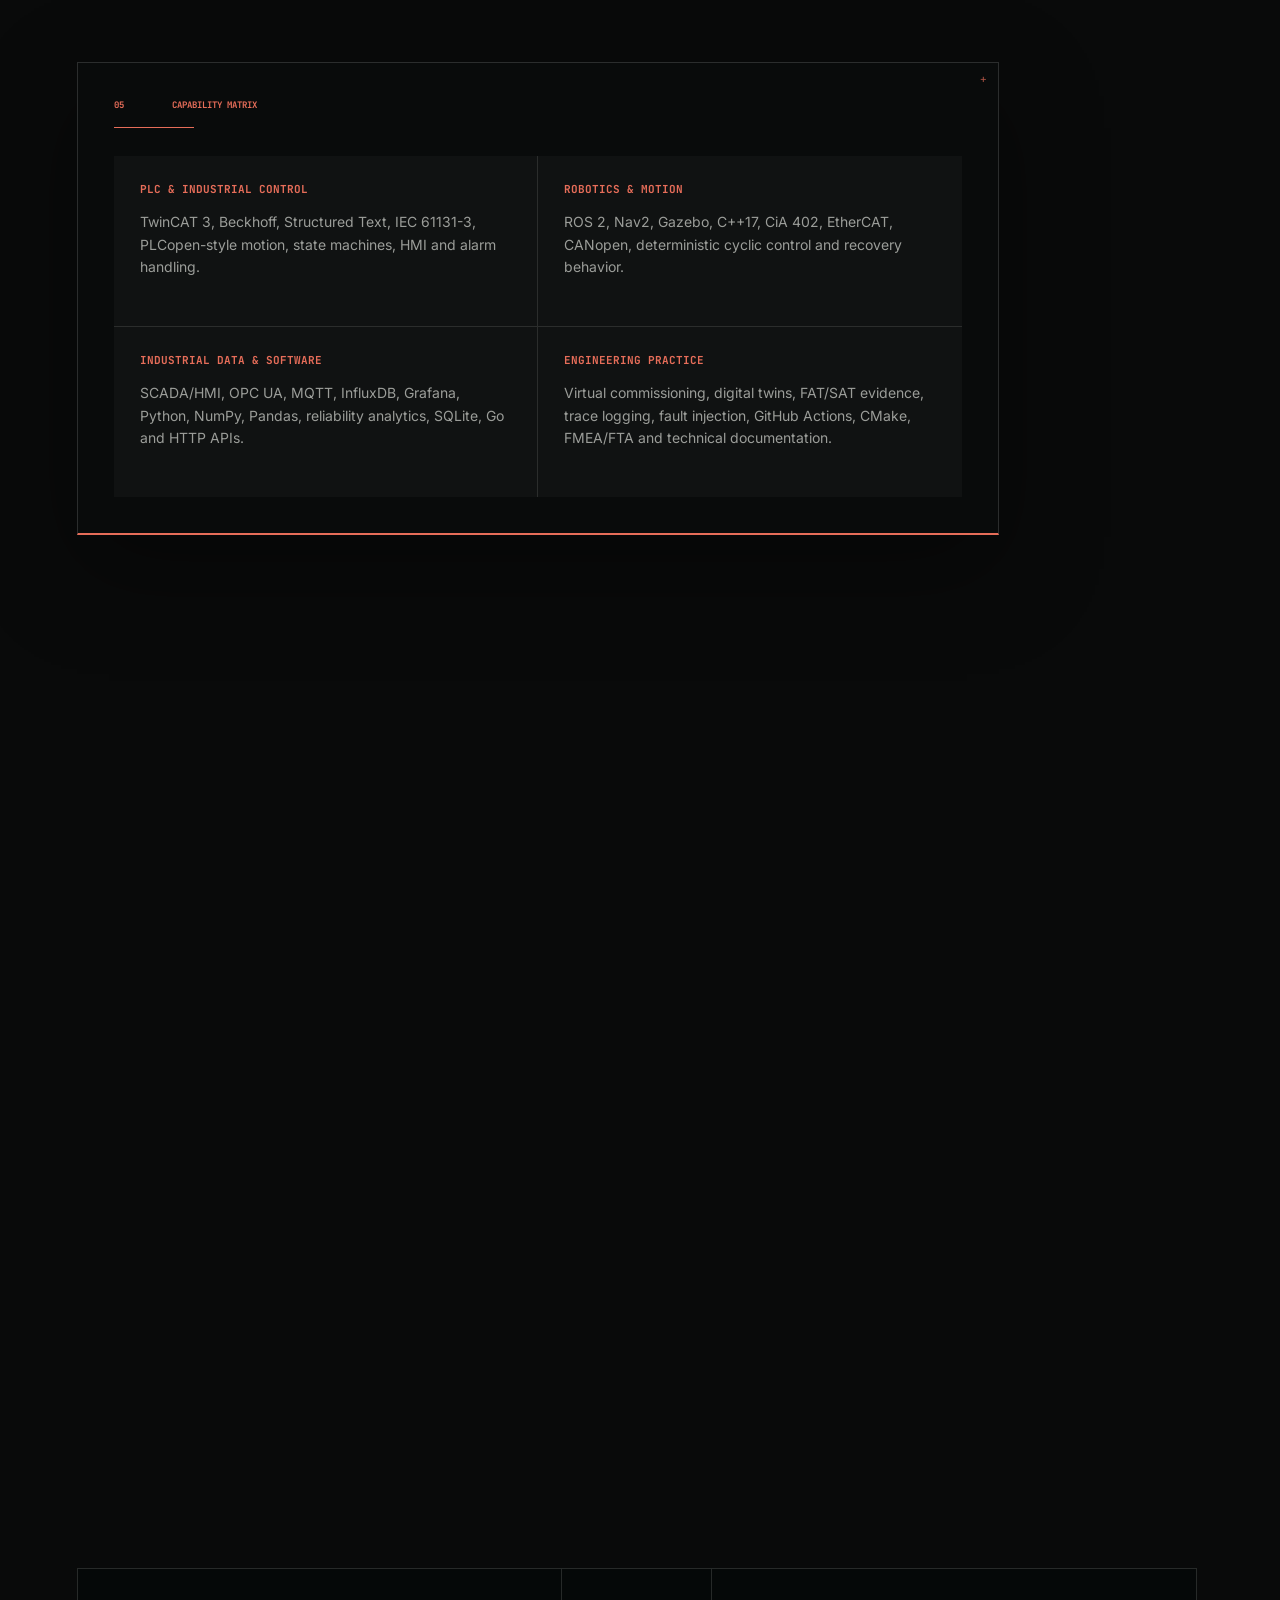
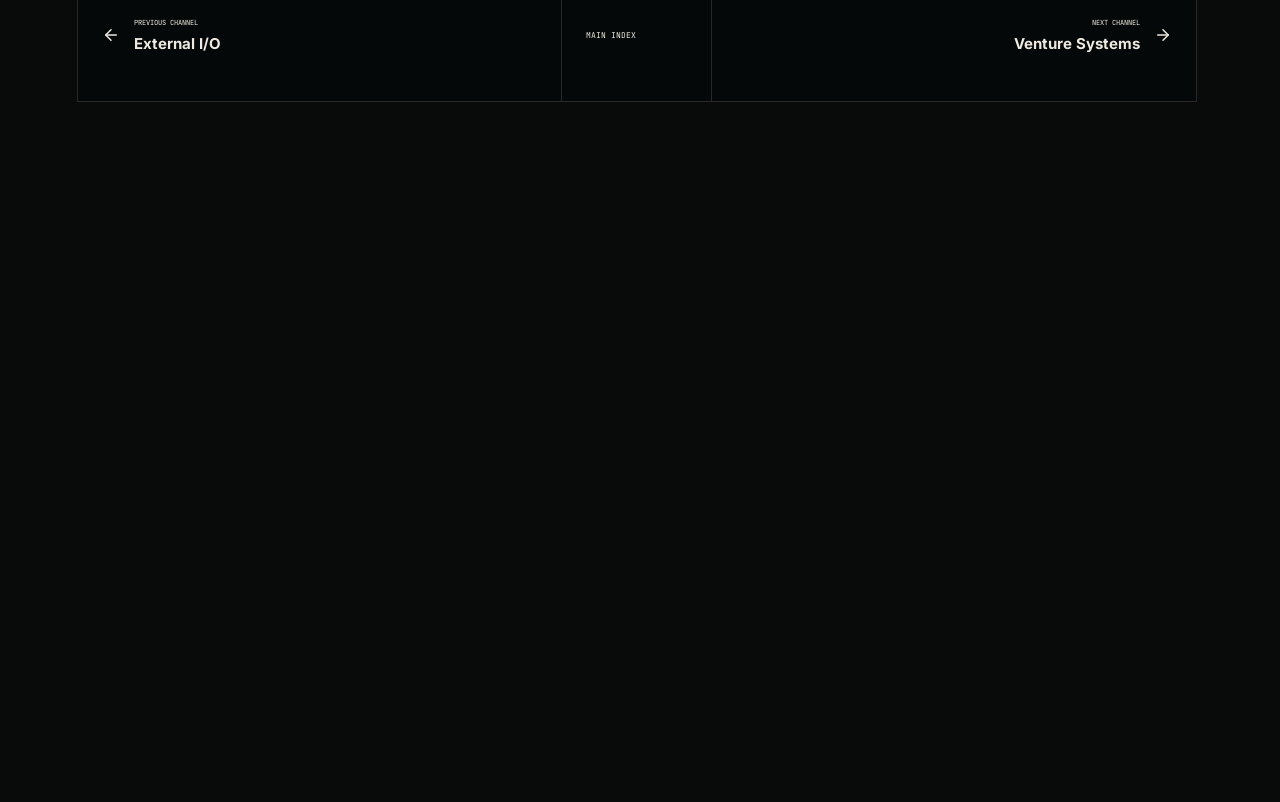
<file: chander-portfolio/channel/profile/index.html>
<!DOCTYPE html><html lang="en"><head><meta charSet="utf-8"/><link rel="preconnect" href="/" crossorigin=""/><meta name="viewport" content="width=device-width, initial-scale=1"/><link rel="stylesheet" href="/chander-portfolio/_next/static/chunks/0qh0tvttr1dg1.css" data-precedence="next"/><link rel="preload" as="script" fetchPriority="low" href="/chander-portfolio/_next/static/chunks/1u8kf-cumb-f7.js"/><script src="/chander-portfolio/_next/static/chunks/0ro772wcmsc4w.js" async=""></script><script src="/chander-portfolio/_next/static/chunks/09uts2_ifw52c.js" async=""></script><script src="/chander-portfolio/_next/static/chunks/3jh1u-s3k0bkk.js" async=""></script><script src="/chander-portfolio/_next/static/chunks/turbopack-1hiw7lk862gdo.js" async=""></script><script src="/chander-portfolio/_next/static/chunks/158myu8e_yme3.js" async=""></script><script src="/chander-portfolio/_next/static/chunks/0ca3yvbk6p6vu.js" async=""></script><script src="/chander-portfolio/_next/static/chunks/3ykpwyxfx6ygj.js" async=""></script><script src="/chander-portfolio/_next/static/chunks/0zjkhgexvzd2p.js" async=""></script><script src="/chander-portfolio/_next/static/chunks/3u_3q9ar285w3.js" async=""></script><title>Operator Profile | Chander Vinayak Sharma</title><meta name="description" content="A systems-focused engineering profile spanning industrial automation, robotics, real-time software, reliability and connected industrial data."/><link rel="icon" href="/chander-portfolio/icon.svg?icon.0dpcyqkmdi800.svg" sizes="any" type="image/svg+xml"/><script src="/chander-portfolio/_next/static/chunks/0cz1d0mv5g_q7.js" noModule=""></script></head><body><div hidden=""><!--$--><!--/$--></div><script>(()=>{try{const n=performance.getEntriesByType('navigation')[0];const full=n?.type==='reload'||!sessionStorage.getItem('cvs-normal-entry-ready-v1');document.documentElement.dataset.cvsLoader=full?'full':'skip'}catch(e){document.documentElement.dataset.cvsLoader='full'}})();</script><main class="stage-site stage-route channel-editorial channel-editorial--profile cinematic-root" style="--route-surface:#c7c4b8;--data-accent:#d6c900;--route-accent:#e66d59;--route-ink:#243536"><div class="cvs-entry-loader " data-loader-progress="0" role="status" aria-live="polite" aria-label="CVS system initialization: 0%"><div class="loader-orbit" aria-hidden="true"><i></i><i></i><i></i></div><div class="loader-console"><span>CVS. // SYSTEM INITIALIZATION</span><strong>000<!-- -->%</strong><div class="loader-rail" aria-hidden="true"><i></i></div><p>INITIALIZING INTERFACE</p><small>INTERFACE / TYPOGRAPHY / SCENE GRAPH / PORTFOLIO SYSTEMS</small></div></div><div class="route-curtain" aria-hidden="true"><span></span><span></span><span></span><b>CVS // SYSTEM TRANSITION</b></div><div class="cinematic-grain" aria-hidden="true"></div><div class="editorial-cursor" aria-hidden="true"><i class="editorial-cursor__ring"></i><i class="editorial-cursor__dot"></i></div><div class="scroll-telemetry" aria-hidden="true"><span>MISSION PROGRESS</span><i></i></div><header class="site-nav site-nav--inverse "><a class="site-mark" href="/chander-portfolio/"><strong>CVS.</strong><span>INDUSTRIAL SYSTEMS</span></a><nav aria-label="Primary navigation"><a href="/chander-portfolio/world/">WORLD</a><a href="/chander-portfolio/#work">WORK</a><a href="/chander-portfolio/channel/profile/">PROFILE</a><a href="/chander-portfolio/channel/ventures/">VENTURES</a><a href="/chander-portfolio/channel/research/">RESEARCH</a><a href="/chander-portfolio/channel/podcast/">PODCAST</a><a href="/chander-portfolio/channel/contact/">CONTACT</a></nav><button type="button" class="nav-toggle" aria-label="Open navigation"><svg xmlns="http://www.w3.org/2000/svg" width="19" height="19" viewBox="0 0 24 24" fill="none" stroke="currentColor" stroke-width="2" stroke-linecap="round" stroke-linejoin="round" class="lucide lucide-menu" aria-hidden="true"><path d="M4 5h16"></path><path d="M4 12h16"></path><path d="M4 19h16"></path></svg></button></header><div class="persistent-stage" aria-hidden="true"><div style="position:relative;width:100%;height:100%;overflow:hidden;pointer-events:auto"><div style="width:100%;height:100%"><canvas style="display:block"></canvas></div></div><div class="stage-atmosphere"></div><div class="stage-scanline"></div></div><div class="mission-hud" aria-hidden="true"><div><span>OPR.01<!-- --> // <!-- -->PROFILE</span></div><div><i></i><span>LIVE CHANNEL MODEL</span></div></div><div class="stage-scroll"><section id="frame-0" class="stage-frame stage-frame--route-hero" data-stage-frame="true" data-stage-enter="zoom" data-stage-effect="aperture" data-stage-index="0"><div class="stage-frame__viewport"><div class="stage-panel stage-panel--clear"><div class="route-stage-hero"><span>OPR.01<!-- --> // <!-- -->PROFILE</span><h1>Operator Profile</h1><p>A systems-focused engineering profile spanning industrial automation, robotics, real-time software, reliability and connected industrial data.</p><a class="route-world-link" href="/chander-portfolio/world/?room=profile">ENTER PROFILE WORLD<!-- --> <svg xmlns="http://www.w3.org/2000/svg" width="17" height="17" viewBox="0 0 24 24" fill="none" stroke="currentColor" stroke-width="2" stroke-linecap="round" stroke-linejoin="round" class="lucide lucide-arrow-up-right" aria-hidden="true"><path d="M7 7h10v10"></path><path d="M7 17 17 7"></path></svg></a></div></div></div></section><section id="frame-1" class="stage-frame stage-frame--channel-phase" data-stage-frame="true" data-stage-enter="left" data-stage-effect="relay" data-stage-index="1"><div class="stage-frame__viewport"><div class="stage-panel stage-panel--glass"><div class="route-section-label"><span>01</span><strong>SYSTEMS PRACTICE</strong></div><h2>SYSTEMS PRACTICE</h2><p>I translate requirements into deterministic control behavior, observable software, fault handling, test evidence and a credible commissioning path.</p><div class="channel-phase-signal"><span>OPR.01</span><i></i><strong>Requirements, controls, evidence and operational handoff.</strong></div></div></div></section><section id="frame-2" class="stage-frame stage-frame--channel-phase" data-stage-frame="true" data-stage-enter="right" data-stage-effect="orbit" data-stage-index="2"><div class="stage-frame__viewport"><div class="stage-panel stage-panel--glass"><div class="route-section-label"><span>02</span><strong>OPERATING EXPERIENCE</strong></div><h2>OPERATING EXPERIENCE</h2><p>Technical operations work at Walmart Canada strengthened workflow troubleshooting, data-quality discipline, documentation and cross-functional issue resolution. A bottle-unscrambler study for Fullmatik SRO connected machine flow, components and automation decisions.</p><div class="channel-phase-signal"><span>OPR.01</span><i></i><strong>Requirements, controls, evidence and operational handoff.</strong></div></div></div></section><section id="frame-3" class="stage-frame stage-frame--channel-phase" data-stage-frame="true" data-stage-enter="up" data-stage-effect="plunge" data-stage-index="3"><div class="stage-frame__viewport"><div class="stage-panel stage-panel--glass"><div class="route-section-label"><span>03</span><strong>CAPABILITY MATRIX</strong></div><h2>CAPABILITY MATRIX</h2><p>TwinCAT and PLC programming, C++ and Python, ROS 2, motion and safety-oriented logic, SCADA/HMI, OPC UA, industrial telemetry, CAD, verification and commissioning documentation.</p><div class="channel-phase-signal"><span>OPR.01</span><i></i><strong>Requirements, controls, evidence and operational handoff.</strong></div></div></div></section><section id="frame-4" class="stage-frame stage-frame--experience" data-stage-frame="true" data-stage-enter="left" data-stage-effect="crane" data-stage-index="4"><div class="stage-frame__viewport"><div class="stage-panel stage-panel--glass"><div class="route-section-label"><span>04</span><strong>OPERATING EXPERIENCE</strong></div><div class="experience-list"><article><header><span>2023-2026</span><span>Mississauga, Canada</span></header><h2>Technical Operations Analyst</h2><strong>Walmart Canada</strong><ul><li>Investigated operational issues across repeatable workflows, separating symptoms from root causes and escalating defects with clear reproduction details.</li><li>Performed data-quality checks and reconciliations so teams could make decisions from consistent operational information.</li><li>Maintained process documentation and translated changing requirements into practical steps for cross-functional teams.</li><li>Built a disciplined understanding of reliability, service ownership, prioritization and communication in a high-volume operating environment.</li></ul></article><article><header><span>Engineering report</span><span>Fullmatik SRO</span></header><h2>Bottle Unscrambler Analysis</h2><strong>Machine systems study</strong><ul><li>Mapped the bottle flow from infeed to orientation and discharge, identifying the stages that determine throughput and repeatability.</li><li>Reviewed mechanical components, sensing points and control interactions that influence jams, misfeeds and changeover behavior.</li><li>Connected machine function to practical automation, reliability and production requirements in a structured technical report.</li></ul></article></div></div></div></section><section id="frame-5" class="stage-frame stage-frame--skills" data-stage-frame="true" data-stage-enter="right" data-stage-effect="assemble" data-stage-index="5"><div class="stage-frame__viewport"><div class="stage-panel stage-panel--dark"><div class="route-section-label"><span>05</span><strong>CAPABILITY MATRIX</strong></div><div class="stage-skill-grid"><article><h3>PLC &amp; INDUSTRIAL CONTROL</h3><p>TwinCAT 3, Beckhoff, Structured Text, IEC 61131-3, PLCopen-style motion, state machines, HMI and alarm handling.</p></article><article><h3>ROBOTICS &amp; MOTION</h3><p>ROS 2, Nav2, Gazebo, C++17, CiA 402, EtherCAT, CANopen, deterministic cyclic control and recovery behavior.</p></article><article><h3>INDUSTRIAL DATA &amp; SOFTWARE</h3><p>SCADA/HMI, OPC UA, MQTT, InfluxDB, Grafana, Python, NumPy, Pandas, reliability analytics, SQLite, Go and HTTP APIs.</p></article><article><h3>ENGINEERING PRACTICE</h3><p>Virtual commissioning, digital twins, FAT/SAT evidence, trace logging, fault injection, GitHub Actions, CMake, FMEA/FTA and technical documentation.</p></article></div></div></div></section><section id="frame-8" class="stage-frame stage-frame--pagination" data-stage-frame="true" data-stage-enter="zoom" data-stage-effect="tunnel" data-stage-index="8"><div class="stage-frame__viewport"><div class="stage-panel stage-panel--clear"><nav class="stage-pagination" aria-label="Channel pagination"><a href="/chander-portfolio/channel/contact/"><svg xmlns="http://www.w3.org/2000/svg" width="18" height="18" viewBox="0 0 24 24" fill="none" stroke="currentColor" stroke-width="2" stroke-linecap="round" stroke-linejoin="round" class="lucide lucide-arrow-left" aria-hidden="true"><path d="m12 19-7-7 7-7"></path><path d="M19 12H5"></path></svg><span>PREVIOUS CHANNEL</span><strong>External I/O</strong></a><a href="/chander-portfolio/">MAIN INDEX</a><a href="/chander-portfolio/channel/ventures/"><span>NEXT CHANNEL</span><strong>Venture Systems</strong><svg xmlns="http://www.w3.org/2000/svg" width="18" height="18" viewBox="0 0 24 24" fill="none" stroke="currentColor" stroke-width="2" stroke-linecap="round" stroke-linejoin="round" class="lucide lucide-arrow-right" aria-hidden="true"><path d="M5 12h14"></path><path d="m12 5 7 7-7 7"></path></svg></a></nav></div></div></section></div></main><!--$--><!--/$--><script src="/chander-portfolio/_next/static/chunks/1u8kf-cumb-f7.js" id="_R_" async=""></script><script>(self.__next_f=self.__next_f||[]).push([0])</script><script>self.__next_f.push([1,"1:\"$Sreact.fragment\"\n2:I[39756,[\"/chander-portfolio/_next/static/chunks/158myu8e_yme3.js\"],\"default\"]\n3:I[37457,[\"/chander-portfolio/_next/static/chunks/158myu8e_yme3.js\"],\"default\"]\n5:I[97367,[\"/chander-portfolio/_next/static/chunks/158myu8e_yme3.js\"],\"OutletBoundary\"]\n6:\"$Sreact.suspense\"\n9:I[97367,[\"/chander-portfolio/_next/static/chunks/158myu8e_yme3.js\"],\"ViewportBoundary\"]\nb:I[97367,[\"/chander-portfolio/_next/static/chunks/158myu8e_yme3.js\"],\"MetadataBoundary\"]\nd:I[68027,[\"/chander-portfolio/_next/static/chunks/158myu8e_yme3.js\"],\"default\",1]\n:HL[\"/chander-portfolio/_next/static/chunks/0qh0tvttr1dg1.css\",\"style\"]\n:HC[\"/\",\"\"]\n"])</script><script>self.__next_f.push([1,"0:{\"P\":null,\"c\":[\"\",\"channel\",\"profile\",\"\"],\"q\":\"\",\"i\":false,\"f\":[[[\"\",{\"children\":[\"channel\",{\"children\":[[\"slug\",\"profile\",\"d\",null],{\"children\":[\"__PAGE__\",{}]}]}]},\"$undefined\",\"$undefined\",16],[[\"$\",\"$1\",\"c\",{\"children\":[[[\"$\",\"link\",\"0\",{\"rel\":\"stylesheet\",\"href\":\"/chander-portfolio/_next/static/chunks/0qh0tvttr1dg1.css\",\"precedence\":\"next\",\"crossOrigin\":\"$undefined\",\"nonce\":\"$undefined\"}],[\"$\",\"script\",\"script-0\",{\"src\":\"/chander-portfolio/_next/static/chunks/158myu8e_yme3.js\",\"async\":true,\"nonce\":\"$undefined\"}]],[\"$\",\"html\",null,{\"lang\":\"en\",\"children\":[\"$\",\"body\",null,{\"children\":[[\"$\",\"script\",null,{\"dangerouslySetInnerHTML\":{\"__html\":\"(()=\u003e{try{const n=performance.getEntriesByType('navigation')[0];const full=n?.type==='reload'||!sessionStorage.getItem('cvs-normal-entry-ready-v1');document.documentElement.dataset.cvsLoader=full?'full':'skip'}catch(e){document.documentElement.dataset.cvsLoader='full'}})();\"}}],[\"$\",\"$L2\",null,{\"parallelRouterKey\":\"children\",\"error\":\"$undefined\",\"errorStyles\":\"$undefined\",\"errorScripts\":\"$undefined\",\"template\":[\"$\",\"$L3\",null,{}],\"templateStyles\":\"$undefined\",\"templateScripts\":\"$undefined\",\"notFound\":[[[\"$\",\"title\",null,{\"children\":\"404: This page could not be found.\"}],[\"$\",\"div\",null,{\"style\":{\"fontFamily\":\"system-ui,\\\"Segoe UI\\\",Roboto,Helvetica,Arial,sans-serif,\\\"Apple Color Emoji\\\",\\\"Segoe UI Emoji\\\"\",\"height\":\"100vh\",\"textAlign\":\"center\",\"display\":\"flex\",\"flexDirection\":\"column\",\"alignItems\":\"center\",\"justifyContent\":\"center\"},\"children\":[\"$\",\"div\",null,{\"children\":[[\"$\",\"style\",null,{\"dangerouslySetInnerHTML\":{\"__html\":\"body{color:#000;background:#fff;margin:0}.next-error-h1{border-right:1px solid rgba(0,0,0,.3)}@media (prefers-color-scheme:dark){body{color:#fff;background:#000}.next-error-h1{border-right:1px solid rgba(255,255,255,.3)}}\"}}],[\"$\",\"h1\",null,{\"className\":\"next-error-h1\",\"style\":{\"display\":\"inline-block\",\"margin\":\"0 20px 0 0\",\"padding\":\"0 23px 0 0\",\"fontSize\":24,\"fontWeight\":500,\"verticalAlign\":\"top\",\"lineHeight\":\"49px\"},\"children\":404}],[\"$\",\"div\",null,{\"style\":{\"display\":\"inline-block\"},\"children\":[\"$\",\"h2\",null,{\"style\":{\"fontSize\":14,\"fontWeight\":400,\"lineHeight\":\"49px\",\"margin\":0},\"children\":\"This page could not be found.\"}]}]]}]}]],[]],\"forbidden\":\"$undefined\",\"unauthorized\":\"$undefined\"}]]}]}]]}],{\"children\":[[\"$\",\"$1\",\"c\",{\"children\":[null,[\"$\",\"$L2\",null,{\"parallelRouterKey\":\"children\",\"error\":\"$undefined\",\"errorStyles\":\"$undefined\",\"errorScripts\":\"$undefined\",\"template\":[\"$\",\"$L3\",null,{}],\"templateStyles\":\"$undefined\",\"templateScripts\":\"$undefined\",\"notFound\":\"$undefined\",\"forbidden\":\"$undefined\",\"unauthorized\":\"$undefined\"}]]}],{\"children\":[[\"$\",\"$1\",\"c\",{\"children\":[null,[\"$\",\"$L2\",null,{\"parallelRouterKey\":\"children\",\"error\":\"$undefined\",\"errorStyles\":\"$undefined\",\"errorScripts\":\"$undefined\",\"template\":[\"$\",\"$L3\",null,{}],\"templateStyles\":\"$undefined\",\"templateScripts\":\"$undefined\",\"notFound\":\"$undefined\",\"forbidden\":\"$undefined\",\"unauthorized\":\"$undefined\"}]]}],{\"children\":[[\"$\",\"$1\",\"c\",{\"children\":[\"$L4\",[[\"$\",\"script\",\"script-0\",{\"src\":\"/chander-portfolio/_next/static/chunks/0ca3yvbk6p6vu.js\",\"async\":true,\"nonce\":\"$undefined\"}],[\"$\",\"script\",\"script-1\",{\"src\":\"/chander-portfolio/_next/static/chunks/3ykpwyxfx6ygj.js\",\"async\":true,\"nonce\":\"$undefined\"}],[\"$\",\"script\",\"script-2\",{\"src\":\"/chander-portfolio/_next/static/chunks/0zjkhgexvzd2p.js\",\"async\":true,\"nonce\":\"$undefined\"}],[\"$\",\"script\",\"script-3\",{\"src\":\"/chander-portfolio/_next/static/chunks/3u_3q9ar285w3.js\",\"async\":true,\"nonce\":\"$undefined\"}]],[\"$\",\"$L5\",null,{\"children\":[\"$\",\"$6\",null,{\"name\":\"Next.MetadataOutlet\",\"children\":\"$@7\"}]}]]}],{},null,false,null]},null,false,\"$@8\"]},null,false,\"$@8\"]},null,false,null],[\"$\",\"$1\",\"h\",{\"children\":[null,[\"$\",\"$L9\",null,{\"children\":\"$La\"}],[\"$\",\"div\",null,{\"hidden\":true,\"children\":[\"$\",\"$Lb\",null,{\"children\":[\"$\",\"$6\",null,{\"name\":\"Next.Metadata\",\"children\":\"$Lc\"}]}]}],null]}],false]],\"m\":\"$undefined\",\"G\":[\"$d\",[[\"$\",\"link\",\"0\",{\"rel\":\"stylesheet\",\"href\":\"/chander-portfolio/_next/static/chunks/0qh0tvttr1dg1.css\",\"precedence\":\"next\",\"crossOrigin\":\"$undefined\",\"nonce\":\"$undefined\"}]]],\"S\":true,\"h\":null,\"s\":\"$undefined\",\"l\":\"$undefined\",\"p\":\"$undefined\",\"d\":\"$undefined\",\"b\":\"uqc1agG-y_qn7TVQgQm7L\"}\n"])</script><script>self.__next_f.push([1,"e:[]\n8:\"$We\"\n"])</script><script>self.__next_f.push([1,"f:I[55890,[\"/chander-portfolio/_next/static/chunks/158myu8e_yme3.js\",\"/chander-portfolio/_next/static/chunks/0ca3yvbk6p6vu.js\",\"/chander-portfolio/_next/static/chunks/3ykpwyxfx6ygj.js\",\"/chander-portfolio/_next/static/chunks/0zjkhgexvzd2p.js\",\"/chander-portfolio/_next/static/chunks/3u_3q9ar285w3.js\"],\"default\"]\n"])</script><script>self.__next_f.push([1,"4:[\"$\",\"$Lf\",null,{\"channel\":{\"slug\":\"profile\",\"key\":\"PROFILE\",\"code\":\"OPR.01\",\"theme\":[\"#c7c4b8\",\"#d6c900\",\"#243536\"],\"title\":\"Operator Profile\",\"subtitle\":\"Requirements, controls, evidence and operational handoff.\",\"summary\":\"A systems-focused engineering profile spanning industrial automation, robotics, real-time software, reliability and connected industrial data.\",\"phases\":[[\"SYSTEMS PRACTICE\",\"I translate requirements into deterministic control behavior, observable software, fault handling, test evidence and a credible commissioning path.\"],[\"OPERATING EXPERIENCE\",\"Technical operations work at Walmart Canada strengthened workflow troubleshooting, data-quality discipline, documentation and cross-functional issue resolution. A bottle-unscrambler study for Fullmatik SRO connected machine flow, components and automation decisions.\"],[\"CAPABILITY MATRIX\",\"TwinCAT and PLC programming, C++ and Python, ROS 2, motion and safety-oriented logic, SCADA/HMI, OPC UA, industrial telemetry, CAD, verification and commissioning documentation.\"]],\"experience\":[{\"period\":\"2023-2026\",\"location\":\"Mississauga, Canada\",\"role\":\"Technical Operations Analyst\",\"company\":\"Walmart Canada\",\"bullets\":[\"Investigated operational issues across repeatable workflows, separating symptoms from root causes and escalating defects with clear reproduction details.\",\"Performed data-quality checks and reconciliations so teams could make decisions from consistent operational information.\",\"Maintained process documentation and translated changing requirements into practical steps for cross-functional teams.\",\"Built a disciplined understanding of reliability, service ownership, prioritization and communication in a high-volume operating environment.\"]},{\"period\":\"Engineering report\",\"location\":\"Fullmatik SRO\",\"role\":\"Bottle Unscrambler Analysis\",\"company\":\"Machine systems study\",\"bullets\":[\"Mapped the bottle flow from infeed to orientation and discharge, identifying the stages that determine throughput and repeatability.\",\"Reviewed mechanical components, sensing points and control interactions that influence jams, misfeeds and changeover behavior.\",\"Connected machine function to practical automation, reliability and production requirements in a structured technical report.\"]}],\"skills\":[[\"PLC \u0026 INDUSTRIAL CONTROL\",\"TwinCAT 3, Beckhoff, Structured Text, IEC 61131-3, PLCopen-style motion, state machines, HMI and alarm handling.\"],[\"ROBOTICS \u0026 MOTION\",\"ROS 2, Nav2, Gazebo, C++17, CiA 402, EtherCAT, CANopen, deterministic cyclic control and recovery behavior.\"],[\"INDUSTRIAL DATA \u0026 SOFTWARE\",\"SCADA/HMI, OPC UA, MQTT, InfluxDB, Grafana, Python, NumPy, Pandas, reliability analytics, SQLite, Go and HTTP APIs.\"],[\"ENGINEERING PRACTICE\",\"Virtual commissioning, digital twins, FAT/SAT evidence, trace logging, fault injection, GitHub Actions, CMake, FMEA/FTA and technical documentation.\"]]},\"channelIndex\":0}]\n"])</script><script>self.__next_f.push([1,"a:[[\"$\",\"meta\",\"0\",{\"charSet\":\"utf-8\"}],[\"$\",\"meta\",\"1\",{\"name\":\"viewport\",\"content\":\"width=device-width, initial-scale=1\"}]]\n"])</script><script>self.__next_f.push([1,"10:I[27201,[\"/chander-portfolio/_next/static/chunks/158myu8e_yme3.js\"],\"IconMark\"]\n7:null\nc:[[\"$\",\"title\",\"0\",{\"children\":\"Operator Profile | Chander Vinayak Sharma\"}],[\"$\",\"meta\",\"1\",{\"name\":\"description\",\"content\":\"A systems-focused engineering profile spanning industrial automation, robotics, real-time software, reliability and connected industrial data.\"}],[\"$\",\"link\",\"2\",{\"rel\":\"icon\",\"href\":\"/chander-portfolio/icon.svg?icon.0dpcyqkmdi800.svg\",\"sizes\":\"any\",\"type\":\"image/svg+xml\"}],[\"$\",\"$L10\",\"3\",{}]]\n"])</script></body></html>
</file>
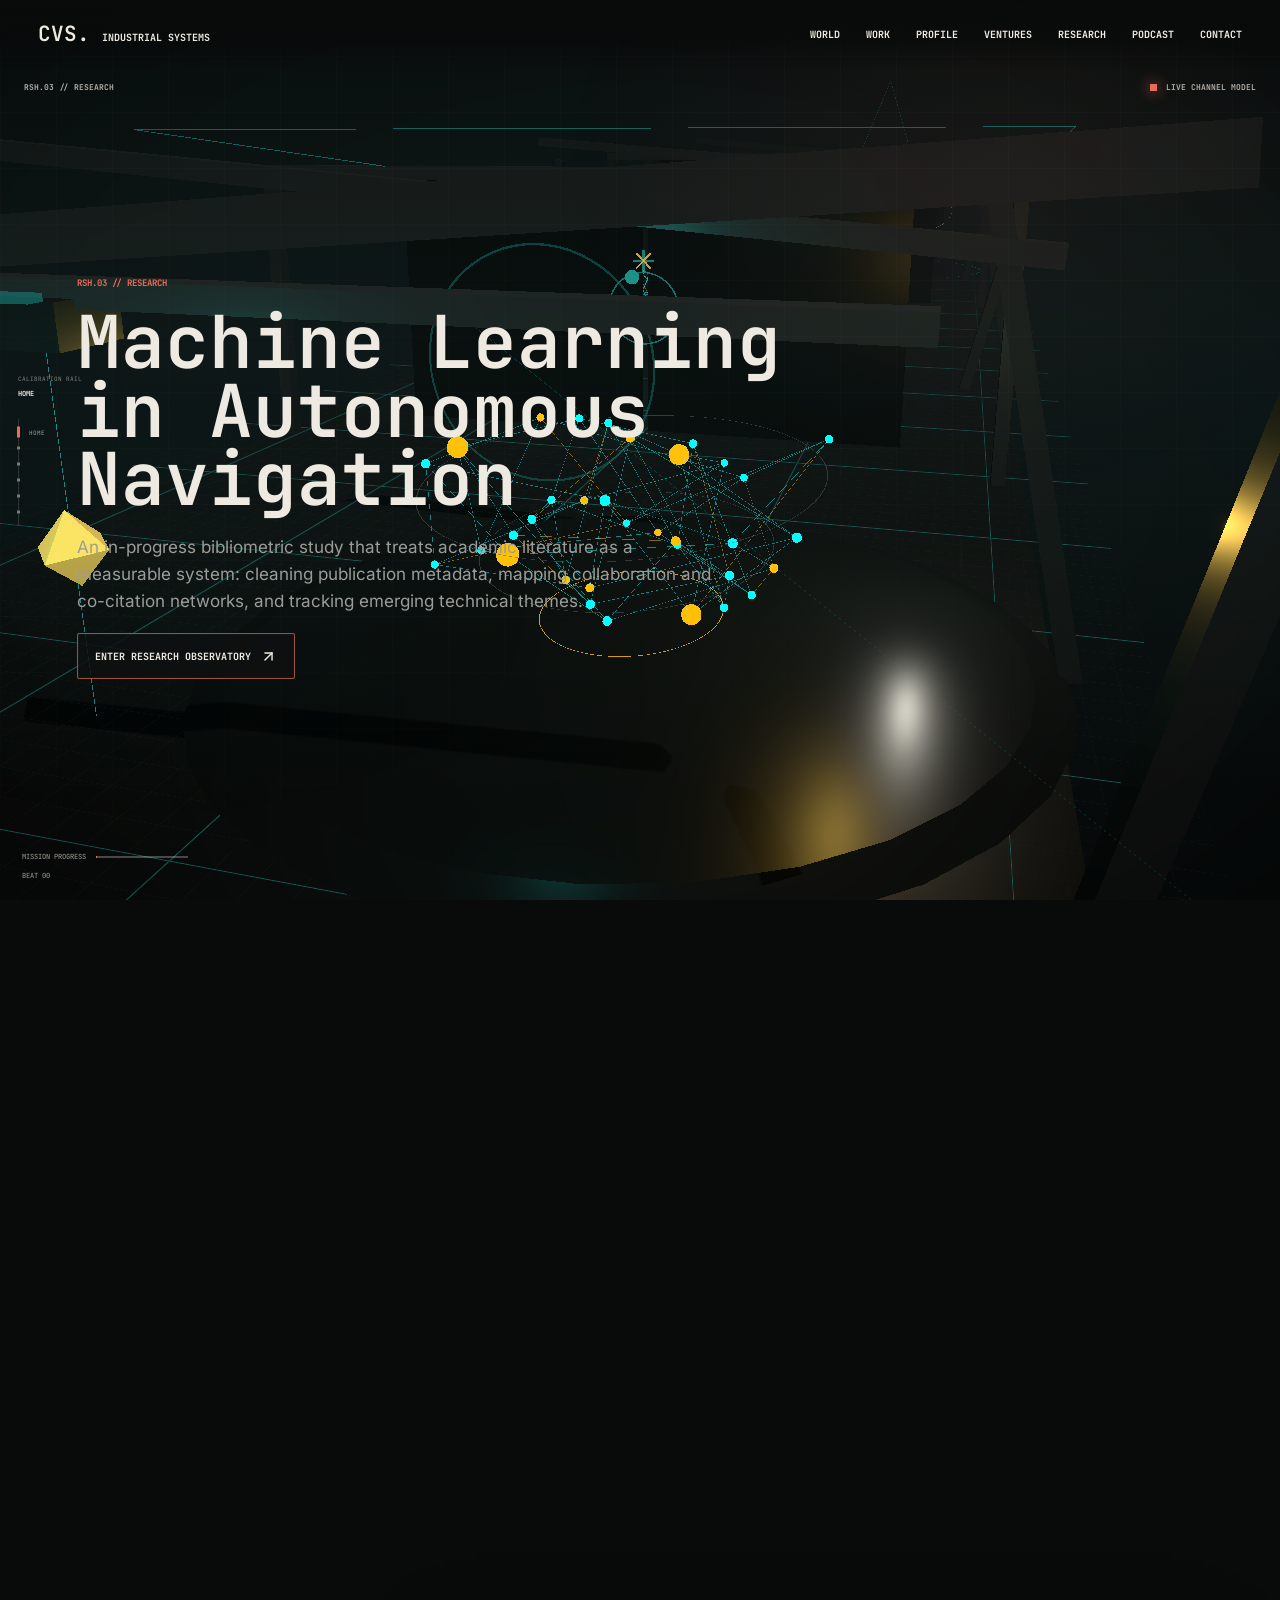
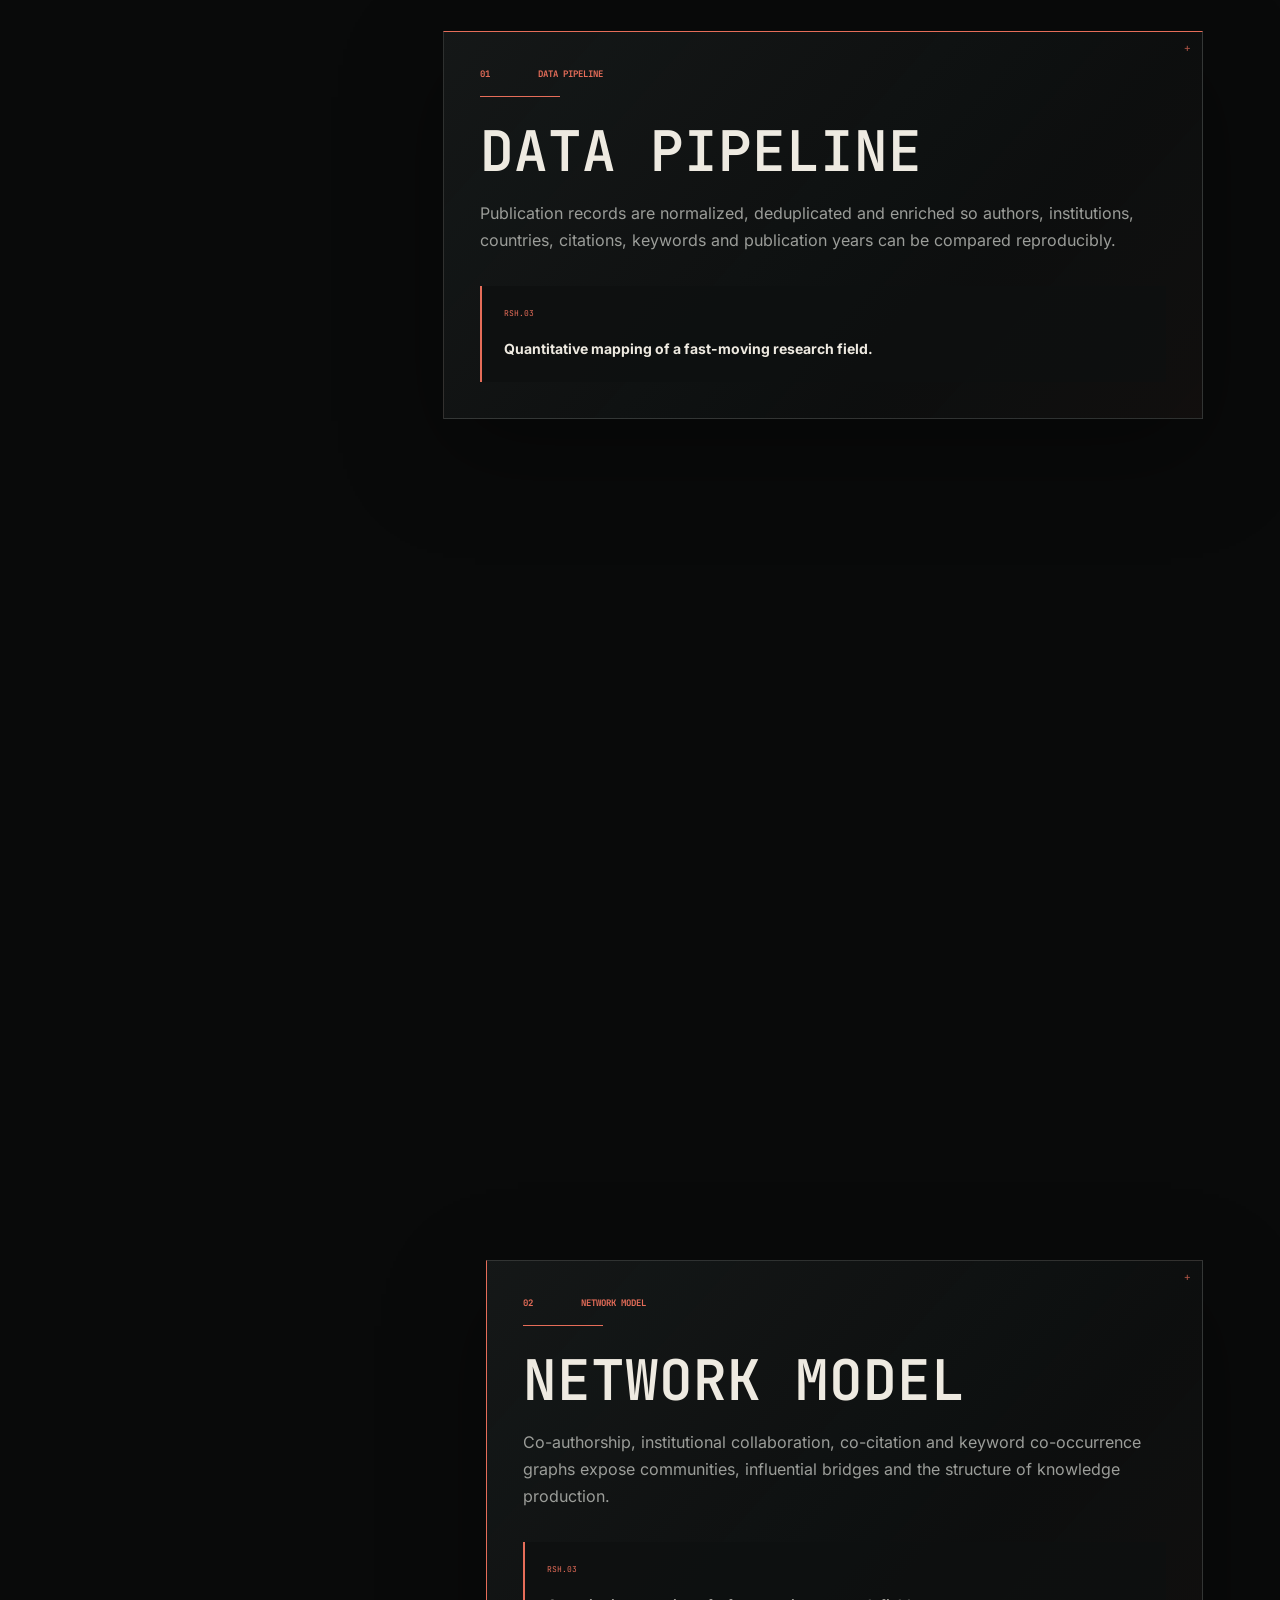
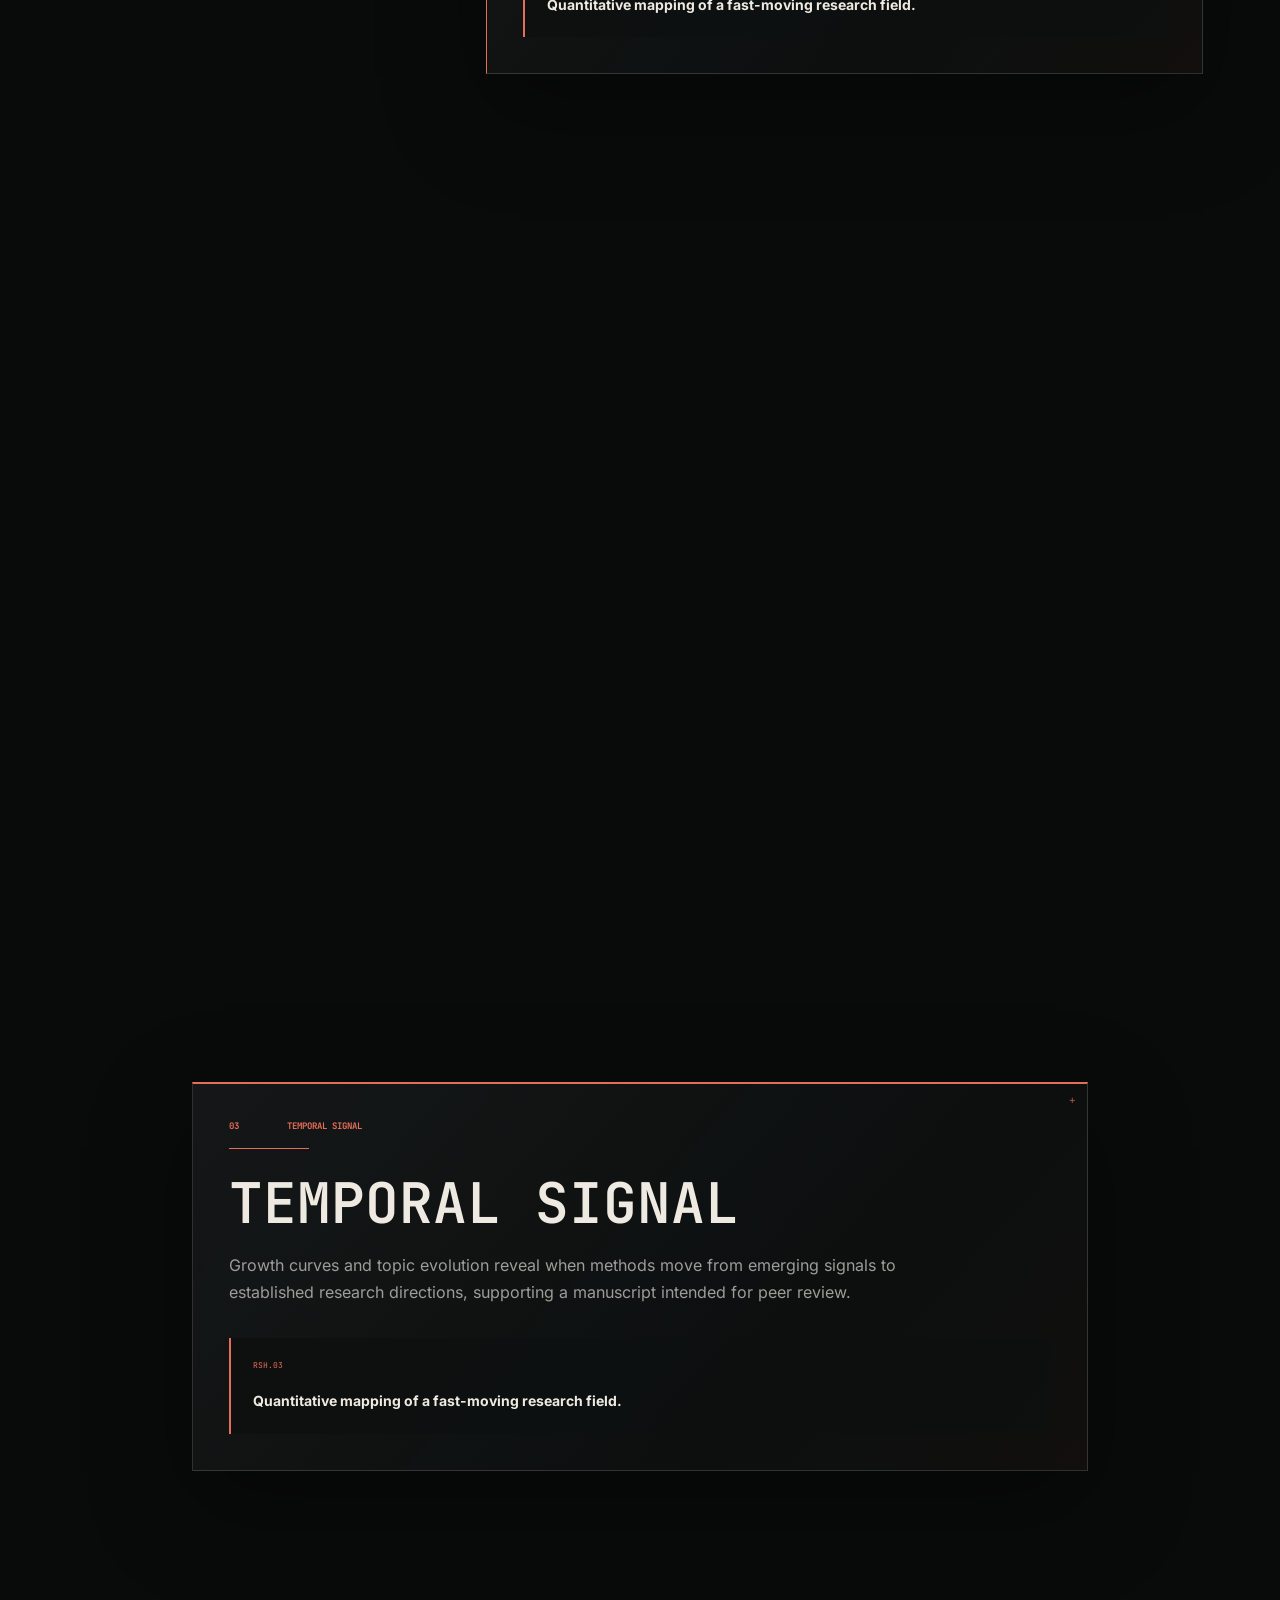
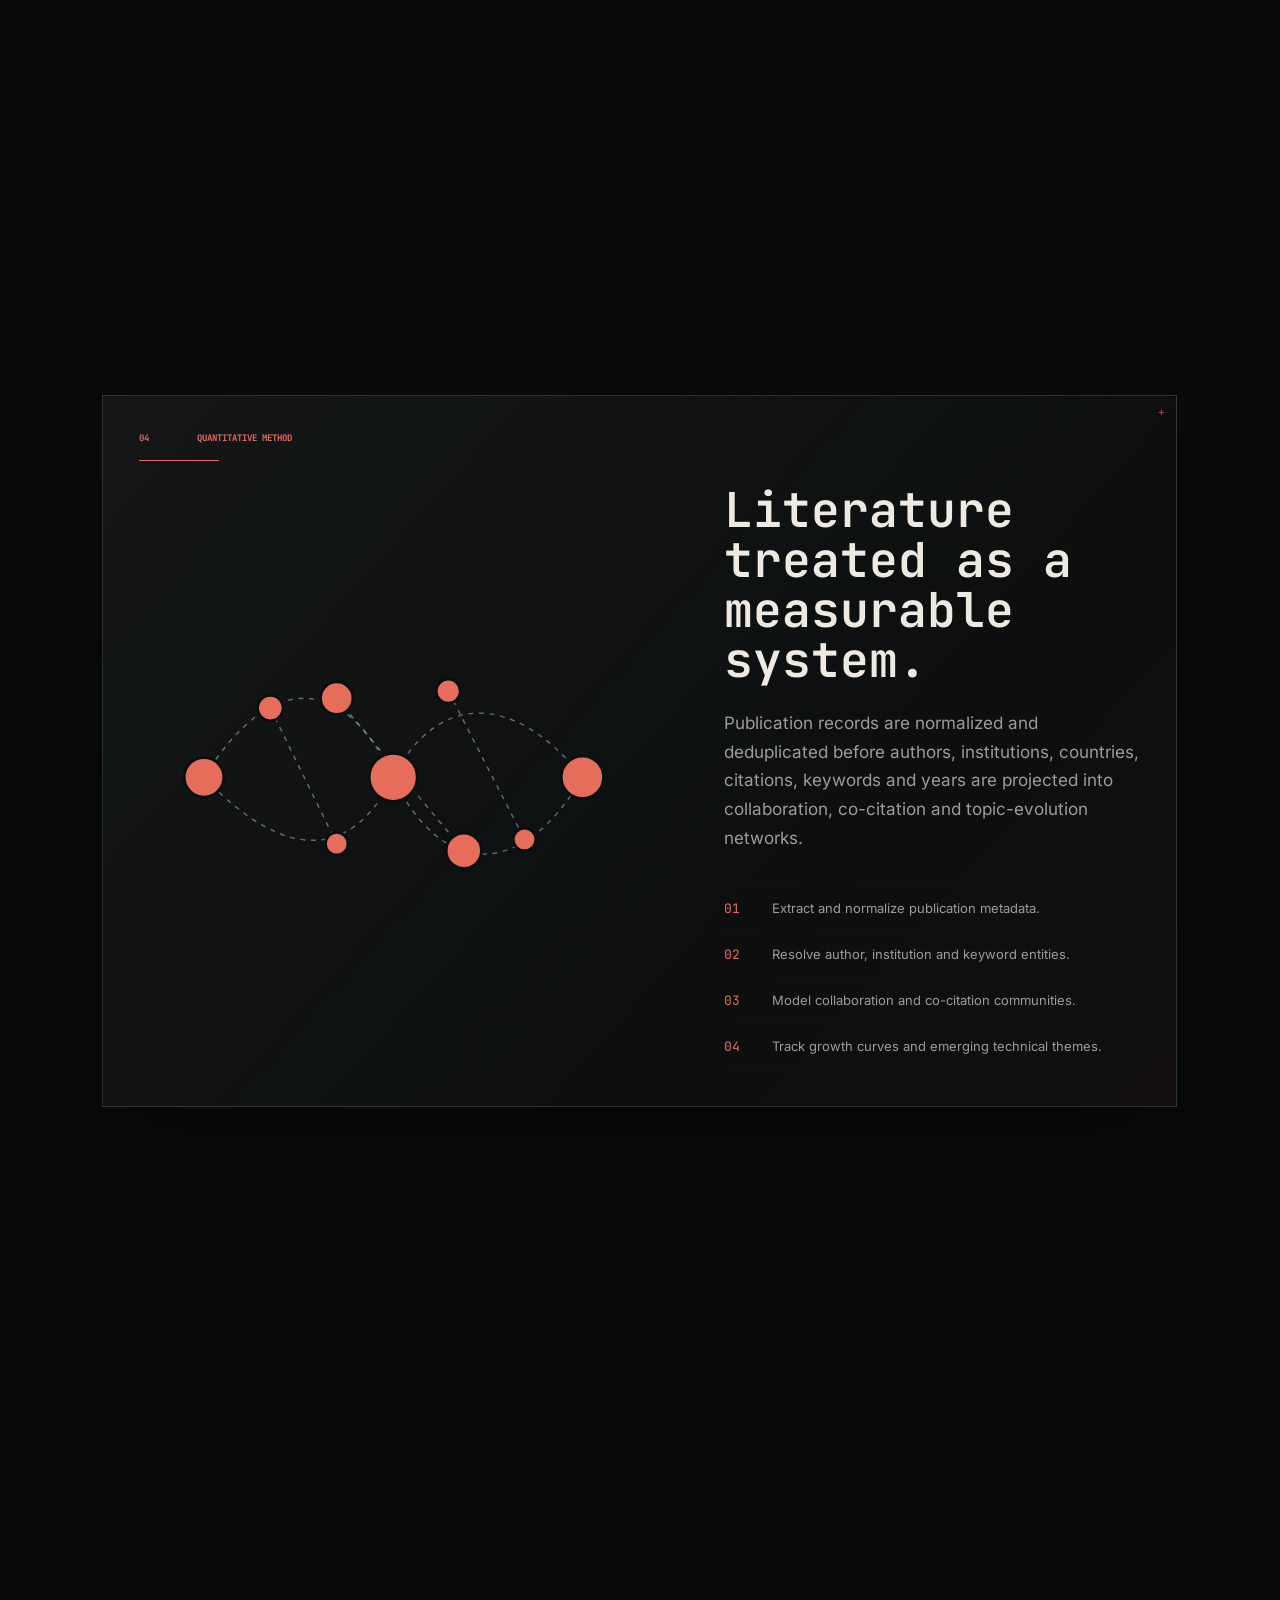
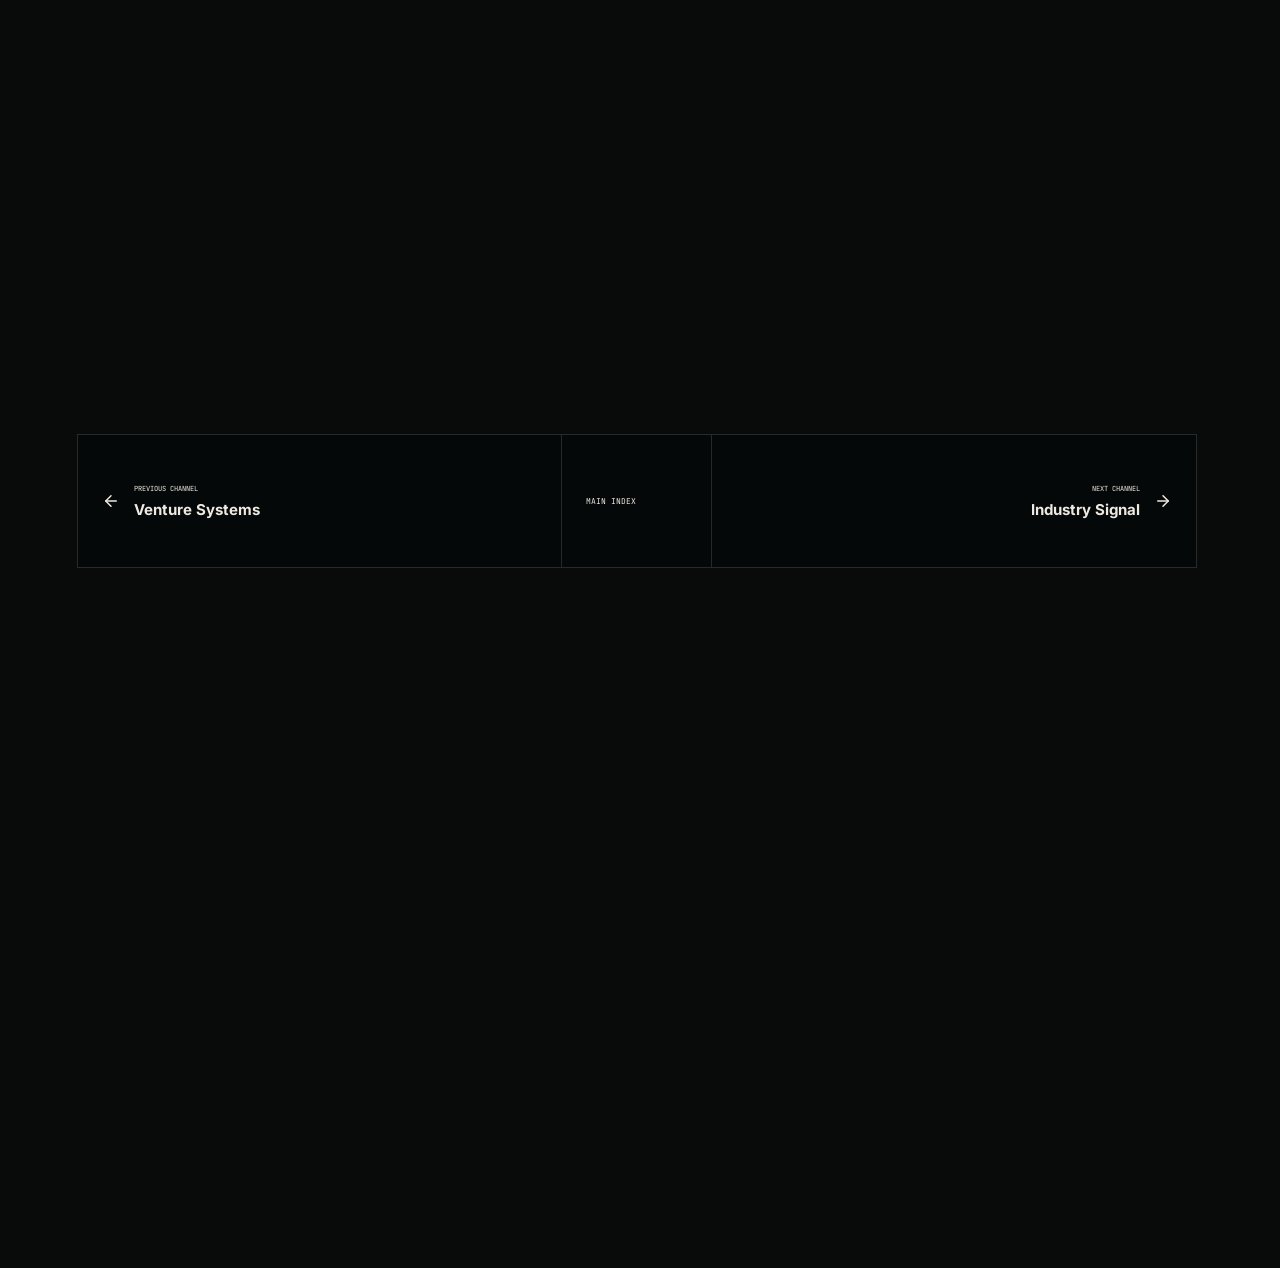
<file: chander-portfolio/channel/research/index.html>
<!DOCTYPE html><html lang="en"><head><meta charSet="utf-8"/><link rel="preconnect" href="/" crossorigin=""/><meta name="viewport" content="width=device-width, initial-scale=1"/><link rel="stylesheet" href="/chander-portfolio/_next/static/chunks/0qh0tvttr1dg1.css" data-precedence="next"/><link rel="preload" as="script" fetchPriority="low" href="/chander-portfolio/_next/static/chunks/1u8kf-cumb-f7.js"/><script src="/chander-portfolio/_next/static/chunks/0ro772wcmsc4w.js" async=""></script><script src="/chander-portfolio/_next/static/chunks/09uts2_ifw52c.js" async=""></script><script src="/chander-portfolio/_next/static/chunks/3jh1u-s3k0bkk.js" async=""></script><script src="/chander-portfolio/_next/static/chunks/turbopack-1hiw7lk862gdo.js" async=""></script><script src="/chander-portfolio/_next/static/chunks/158myu8e_yme3.js" async=""></script><script src="/chander-portfolio/_next/static/chunks/0ca3yvbk6p6vu.js" async=""></script><script src="/chander-portfolio/_next/static/chunks/3ykpwyxfx6ygj.js" async=""></script><script src="/chander-portfolio/_next/static/chunks/0zjkhgexvzd2p.js" async=""></script><script src="/chander-portfolio/_next/static/chunks/3u_3q9ar285w3.js" async=""></script><title>Machine Learning in Autonomous Navigation | Chander Vinayak Sharma</title><meta name="description" content="An in-progress bibliometric study that treats academic literature as a measurable system: cleaning publication metadata, mapping collaboration and co-citation networks, and tracking emerging technical themes."/><link rel="icon" href="/chander-portfolio/icon.svg?icon.0dpcyqkmdi800.svg" sizes="any" type="image/svg+xml"/><script src="/chander-portfolio/_next/static/chunks/0cz1d0mv5g_q7.js" noModule=""></script></head><body><div hidden=""><!--$--><!--/$--></div><script>(()=>{try{const n=performance.getEntriesByType('navigation')[0];const full=n?.type==='reload'||!sessionStorage.getItem('cvs-normal-entry-ready-v1');document.documentElement.dataset.cvsLoader=full?'full':'skip'}catch(e){document.documentElement.dataset.cvsLoader='full'}})();</script><main class="stage-site stage-route channel-editorial channel-editorial--research cinematic-root" style="--route-surface:#bbc5c1;--data-accent:#168d86;--route-accent:#e66d59;--route-ink:#263435"><div class="cvs-entry-loader " data-loader-progress="0" role="status" aria-live="polite" aria-label="CVS system initialization: 0%"><div class="loader-orbit" aria-hidden="true"><i></i><i></i><i></i></div><div class="loader-console"><span>CVS. // SYSTEM INITIALIZATION</span><strong>000<!-- -->%</strong><div class="loader-rail" aria-hidden="true"><i></i></div><p>INITIALIZING INTERFACE</p><small>INTERFACE / TYPOGRAPHY / SCENE GRAPH / PORTFOLIO SYSTEMS</small></div></div><div class="route-curtain" aria-hidden="true"><span></span><span></span><span></span><b>CVS // SYSTEM TRANSITION</b></div><div class="cinematic-grain" aria-hidden="true"></div><div class="editorial-cursor" aria-hidden="true"><i class="editorial-cursor__ring"></i><i class="editorial-cursor__dot"></i></div><div class="scroll-telemetry" aria-hidden="true"><span>MISSION PROGRESS</span><i></i></div><header class="site-nav site-nav--inverse "><a class="site-mark" href="/chander-portfolio/"><strong>CVS.</strong><span>INDUSTRIAL SYSTEMS</span></a><nav aria-label="Primary navigation"><a href="/chander-portfolio/world/">WORLD</a><a href="/chander-portfolio/#work">WORK</a><a href="/chander-portfolio/channel/profile/">PROFILE</a><a href="/chander-portfolio/channel/ventures/">VENTURES</a><a href="/chander-portfolio/channel/research/">RESEARCH</a><a href="/chander-portfolio/channel/podcast/">PODCAST</a><a href="/chander-portfolio/channel/contact/">CONTACT</a></nav><button type="button" class="nav-toggle" aria-label="Open navigation"><svg xmlns="http://www.w3.org/2000/svg" width="19" height="19" viewBox="0 0 24 24" fill="none" stroke="currentColor" stroke-width="2" stroke-linecap="round" stroke-linejoin="round" class="lucide lucide-menu" aria-hidden="true"><path d="M4 5h16"></path><path d="M4 12h16"></path><path d="M4 19h16"></path></svg></button></header><div class="persistent-stage" aria-hidden="true"><div style="position:relative;width:100%;height:100%;overflow:hidden;pointer-events:auto"><div style="width:100%;height:100%"><canvas style="display:block"></canvas></div></div><div class="stage-atmosphere"></div><div class="stage-scanline"></div></div><div class="mission-hud" aria-hidden="true"><div><span>RSH.03<!-- --> // <!-- -->RESEARCH</span></div><div><i></i><span>LIVE CHANNEL MODEL</span></div></div><div class="stage-scroll"><section id="frame-0" class="stage-frame stage-frame--route-hero" data-stage-frame="true" data-stage-enter="zoom" data-stage-effect="aperture" data-stage-index="0"><div class="stage-frame__viewport"><div class="stage-panel stage-panel--clear"><div class="route-stage-hero"><span>RSH.03<!-- --> // <!-- -->RESEARCH</span><h1>Machine Learning in Autonomous Navigation</h1><p>An in-progress bibliometric study that treats academic literature as a measurable system: cleaning publication metadata, mapping collaboration and co-citation networks, and tracking emerging technical themes.</p><a class="route-world-link" href="/chander-portfolio/world/?room=research">ENTER RESEARCH OBSERVATORY<!-- --> <svg xmlns="http://www.w3.org/2000/svg" width="17" height="17" viewBox="0 0 24 24" fill="none" stroke="currentColor" stroke-width="2" stroke-linecap="round" stroke-linejoin="round" class="lucide lucide-arrow-up-right" aria-hidden="true"><path d="M7 7h10v10"></path><path d="M7 17 17 7"></path></svg></a></div></div></div></section><section id="frame-1" class="stage-frame stage-frame--channel-phase" data-stage-frame="true" data-stage-enter="left" data-stage-effect="relay" data-stage-index="1"><div class="stage-frame__viewport"><div class="stage-panel stage-panel--glass"><div class="route-section-label"><span>01</span><strong>DATA PIPELINE</strong></div><h2>DATA PIPELINE</h2><p>Publication records are normalized, deduplicated and enriched so authors, institutions, countries, citations, keywords and publication years can be compared reproducibly.</p><div class="channel-phase-signal"><span>RSH.03</span><i></i><strong>Quantitative mapping of a fast-moving research field.</strong></div></div></div></section><section id="frame-2" class="stage-frame stage-frame--channel-phase" data-stage-frame="true" data-stage-enter="right" data-stage-effect="orbit" data-stage-index="2"><div class="stage-frame__viewport"><div class="stage-panel stage-panel--glass"><div class="route-section-label"><span>02</span><strong>NETWORK MODEL</strong></div><h2>NETWORK MODEL</h2><p>Co-authorship, institutional collaboration, co-citation and keyword co-occurrence graphs expose communities, influential bridges and the structure of knowledge production.</p><div class="channel-phase-signal"><span>RSH.03</span><i></i><strong>Quantitative mapping of a fast-moving research field.</strong></div></div></div></section><section id="frame-3" class="stage-frame stage-frame--channel-phase" data-stage-frame="true" data-stage-enter="up" data-stage-effect="plunge" data-stage-index="3"><div class="stage-frame__viewport"><div class="stage-panel stage-panel--glass"><div class="route-section-label"><span>03</span><strong>TEMPORAL SIGNAL</strong></div><h2>TEMPORAL SIGNAL</h2><p>Growth curves and topic evolution reveal when methods move from emerging signals to established research directions, supporting a manuscript intended for peer review.</p><div class="channel-phase-signal"><span>RSH.03</span><i></i><strong>Quantitative mapping of a fast-moving research field.</strong></div></div></div></section><section id="frame-4" class="stage-frame stage-frame--research" data-stage-frame="true" data-stage-enter="up" data-stage-effect="constellation" data-stage-index="4"><div class="stage-frame__viewport"><div class="stage-panel stage-panel--glass"><div class="route-section-label"><span>04</span><strong>QUANTITATIVE METHOD</strong></div><div class="research-map"><svg viewBox="0 0 720 420" role="img" aria-label="Bibliometric research pipeline"><g class="map-links"><path d="M92 210 C190 52 294 70 360 210 S540 360 628 210"></path><path d="M92 210 C210 334 302 324 360 210 S526 82 628 210"></path><path d="M186 112 L280 304 M280 98 L460 314 M438 88 L546 298"></path></g><circle cx="92" cy="210" r="28"></circle><circle cx="186" cy="112" r="18"></circle><circle cx="280" cy="98" r="23"></circle><circle cx="280" cy="304" r="16"></circle><circle cx="360" cy="210" r="34"></circle><circle cx="438" cy="88" r="17"></circle><circle cx="460" cy="314" r="25"></circle><circle cx="546" cy="298" r="16"></circle><circle cx="628" cy="210" r="30"></circle></svg><div><h2>Literature treated as a measurable system.</h2><p>Publication records are normalized and deduplicated before authors, institutions, countries, citations, keywords and years are projected into collaboration, co-citation and topic-evolution networks.</p><ol><li><span>01</span>Extract and normalize publication metadata.</li><li><span>02</span>Resolve author, institution and keyword entities.</li><li><span>03</span>Model collaboration and co-citation communities.</li><li><span>04</span>Track growth curves and emerging technical themes.</li></ol></div></div></div></div></section><section id="frame-8" class="stage-frame stage-frame--pagination" data-stage-frame="true" data-stage-enter="zoom" data-stage-effect="tunnel" data-stage-index="8"><div class="stage-frame__viewport"><div class="stage-panel stage-panel--clear"><nav class="stage-pagination" aria-label="Channel pagination"><a href="/chander-portfolio/channel/ventures/"><svg xmlns="http://www.w3.org/2000/svg" width="18" height="18" viewBox="0 0 24 24" fill="none" stroke="currentColor" stroke-width="2" stroke-linecap="round" stroke-linejoin="round" class="lucide lucide-arrow-left" aria-hidden="true"><path d="m12 19-7-7 7-7"></path><path d="M19 12H5"></path></svg><span>PREVIOUS CHANNEL</span><strong>Venture Systems</strong></a><a href="/chander-portfolio/">MAIN INDEX</a><a href="/chander-portfolio/channel/podcast/"><span>NEXT CHANNEL</span><strong>Industry Signal</strong><svg xmlns="http://www.w3.org/2000/svg" width="18" height="18" viewBox="0 0 24 24" fill="none" stroke="currentColor" stroke-width="2" stroke-linecap="round" stroke-linejoin="round" class="lucide lucide-arrow-right" aria-hidden="true"><path d="M5 12h14"></path><path d="m12 5 7 7-7 7"></path></svg></a></nav></div></div></section></div></main><!--$--><!--/$--><script src="/chander-portfolio/_next/static/chunks/1u8kf-cumb-f7.js" id="_R_" async=""></script><script>(self.__next_f=self.__next_f||[]).push([0])</script><script>self.__next_f.push([1,"1:\"$Sreact.fragment\"\n2:I[39756,[\"/chander-portfolio/_next/static/chunks/158myu8e_yme3.js\"],\"default\"]\n3:I[37457,[\"/chander-portfolio/_next/static/chunks/158myu8e_yme3.js\"],\"default\"]\n5:I[97367,[\"/chander-portfolio/_next/static/chunks/158myu8e_yme3.js\"],\"OutletBoundary\"]\n6:\"$Sreact.suspense\"\n9:I[97367,[\"/chander-portfolio/_next/static/chunks/158myu8e_yme3.js\"],\"ViewportBoundary\"]\nb:I[97367,[\"/chander-portfolio/_next/static/chunks/158myu8e_yme3.js\"],\"MetadataBoundary\"]\nd:I[68027,[\"/chander-portfolio/_next/static/chunks/158myu8e_yme3.js\"],\"default\",1]\n:HL[\"/chander-portfolio/_next/static/chunks/0qh0tvttr1dg1.css\",\"style\"]\n:HC[\"/\",\"\"]\n"])</script><script>self.__next_f.push([1,"0:{\"P\":null,\"c\":[\"\",\"channel\",\"research\",\"\"],\"q\":\"\",\"i\":false,\"f\":[[[\"\",{\"children\":[\"channel\",{\"children\":[[\"slug\",\"research\",\"d\",null],{\"children\":[\"__PAGE__\",{}]}]}]},\"$undefined\",\"$undefined\",16],[[\"$\",\"$1\",\"c\",{\"children\":[[[\"$\",\"link\",\"0\",{\"rel\":\"stylesheet\",\"href\":\"/chander-portfolio/_next/static/chunks/0qh0tvttr1dg1.css\",\"precedence\":\"next\",\"crossOrigin\":\"$undefined\",\"nonce\":\"$undefined\"}],[\"$\",\"script\",\"script-0\",{\"src\":\"/chander-portfolio/_next/static/chunks/158myu8e_yme3.js\",\"async\":true,\"nonce\":\"$undefined\"}]],[\"$\",\"html\",null,{\"lang\":\"en\",\"children\":[\"$\",\"body\",null,{\"children\":[[\"$\",\"script\",null,{\"dangerouslySetInnerHTML\":{\"__html\":\"(()=\u003e{try{const n=performance.getEntriesByType('navigation')[0];const full=n?.type==='reload'||!sessionStorage.getItem('cvs-normal-entry-ready-v1');document.documentElement.dataset.cvsLoader=full?'full':'skip'}catch(e){document.documentElement.dataset.cvsLoader='full'}})();\"}}],[\"$\",\"$L2\",null,{\"parallelRouterKey\":\"children\",\"error\":\"$undefined\",\"errorStyles\":\"$undefined\",\"errorScripts\":\"$undefined\",\"template\":[\"$\",\"$L3\",null,{}],\"templateStyles\":\"$undefined\",\"templateScripts\":\"$undefined\",\"notFound\":[[[\"$\",\"title\",null,{\"children\":\"404: This page could not be found.\"}],[\"$\",\"div\",null,{\"style\":{\"fontFamily\":\"system-ui,\\\"Segoe UI\\\",Roboto,Helvetica,Arial,sans-serif,\\\"Apple Color Emoji\\\",\\\"Segoe UI Emoji\\\"\",\"height\":\"100vh\",\"textAlign\":\"center\",\"display\":\"flex\",\"flexDirection\":\"column\",\"alignItems\":\"center\",\"justifyContent\":\"center\"},\"children\":[\"$\",\"div\",null,{\"children\":[[\"$\",\"style\",null,{\"dangerouslySetInnerHTML\":{\"__html\":\"body{color:#000;background:#fff;margin:0}.next-error-h1{border-right:1px solid rgba(0,0,0,.3)}@media (prefers-color-scheme:dark){body{color:#fff;background:#000}.next-error-h1{border-right:1px solid rgba(255,255,255,.3)}}\"}}],[\"$\",\"h1\",null,{\"className\":\"next-error-h1\",\"style\":{\"display\":\"inline-block\",\"margin\":\"0 20px 0 0\",\"padding\":\"0 23px 0 0\",\"fontSize\":24,\"fontWeight\":500,\"verticalAlign\":\"top\",\"lineHeight\":\"49px\"},\"children\":404}],[\"$\",\"div\",null,{\"style\":{\"display\":\"inline-block\"},\"children\":[\"$\",\"h2\",null,{\"style\":{\"fontSize\":14,\"fontWeight\":400,\"lineHeight\":\"49px\",\"margin\":0},\"children\":\"This page could not be found.\"}]}]]}]}]],[]],\"forbidden\":\"$undefined\",\"unauthorized\":\"$undefined\"}]]}]}]]}],{\"children\":[[\"$\",\"$1\",\"c\",{\"children\":[null,[\"$\",\"$L2\",null,{\"parallelRouterKey\":\"children\",\"error\":\"$undefined\",\"errorStyles\":\"$undefined\",\"errorScripts\":\"$undefined\",\"template\":[\"$\",\"$L3\",null,{}],\"templateStyles\":\"$undefined\",\"templateScripts\":\"$undefined\",\"notFound\":\"$undefined\",\"forbidden\":\"$undefined\",\"unauthorized\":\"$undefined\"}]]}],{\"children\":[[\"$\",\"$1\",\"c\",{\"children\":[null,[\"$\",\"$L2\",null,{\"parallelRouterKey\":\"children\",\"error\":\"$undefined\",\"errorStyles\":\"$undefined\",\"errorScripts\":\"$undefined\",\"template\":[\"$\",\"$L3\",null,{}],\"templateStyles\":\"$undefined\",\"templateScripts\":\"$undefined\",\"notFound\":\"$undefined\",\"forbidden\":\"$undefined\",\"unauthorized\":\"$undefined\"}]]}],{\"children\":[[\"$\",\"$1\",\"c\",{\"children\":[\"$L4\",[[\"$\",\"script\",\"script-0\",{\"src\":\"/chander-portfolio/_next/static/chunks/0ca3yvbk6p6vu.js\",\"async\":true,\"nonce\":\"$undefined\"}],[\"$\",\"script\",\"script-1\",{\"src\":\"/chander-portfolio/_next/static/chunks/3ykpwyxfx6ygj.js\",\"async\":true,\"nonce\":\"$undefined\"}],[\"$\",\"script\",\"script-2\",{\"src\":\"/chander-portfolio/_next/static/chunks/0zjkhgexvzd2p.js\",\"async\":true,\"nonce\":\"$undefined\"}],[\"$\",\"script\",\"script-3\",{\"src\":\"/chander-portfolio/_next/static/chunks/3u_3q9ar285w3.js\",\"async\":true,\"nonce\":\"$undefined\"}]],[\"$\",\"$L5\",null,{\"children\":[\"$\",\"$6\",null,{\"name\":\"Next.MetadataOutlet\",\"children\":\"$@7\"}]}]]}],{},null,false,null]},null,false,\"$@8\"]},null,false,\"$@8\"]},null,false,null],[\"$\",\"$1\",\"h\",{\"children\":[null,[\"$\",\"$L9\",null,{\"children\":\"$La\"}],[\"$\",\"div\",null,{\"hidden\":true,\"children\":[\"$\",\"$Lb\",null,{\"children\":[\"$\",\"$6\",null,{\"name\":\"Next.Metadata\",\"children\":\"$Lc\"}]}]}],null]}],false]],\"m\":\"$undefined\",\"G\":[\"$d\",[[\"$\",\"link\",\"0\",{\"rel\":\"stylesheet\",\"href\":\"/chander-portfolio/_next/static/chunks/0qh0tvttr1dg1.css\",\"precedence\":\"next\",\"crossOrigin\":\"$undefined\",\"nonce\":\"$undefined\"}]]],\"S\":true,\"h\":null,\"s\":\"$undefined\",\"l\":\"$undefined\",\"p\":\"$undefined\",\"d\":\"$undefined\",\"b\":\"uqc1agG-y_qn7TVQgQm7L\"}\n"])</script><script>self.__next_f.push([1,"e:[]\n8:\"$We\"\n"])</script><script>self.__next_f.push([1,"f:I[55890,[\"/chander-portfolio/_next/static/chunks/158myu8e_yme3.js\",\"/chander-portfolio/_next/static/chunks/0ca3yvbk6p6vu.js\",\"/chander-portfolio/_next/static/chunks/3ykpwyxfx6ygj.js\",\"/chander-portfolio/_next/static/chunks/0zjkhgexvzd2p.js\",\"/chander-portfolio/_next/static/chunks/3u_3q9ar285w3.js\"],\"default\"]\n4:[\"$\",\"$Lf\",null,{\"channel\":{\"slug\":\"research\",\"key\":\"RESEARCH\",\"code\":\"RSH.03\",\"theme\":[\"#bbc5c1\",\"#168d86\",\"#263435\"],\"title\":\"Machine Learning in Autonomous Navigation\",\"subtitle\":\"Quantitative mapping of a fast-moving research field.\",\"summary\":\"An in-progress bibliometric study that treats academic literature as a measurable system: cleaning publication metadata, mapping collaboration and co-citation networks, and tracking emerging technical themes.\",\"phases\":[[\"DATA PIPELINE\",\"Publication records are normalized, deduplicated and enriched so authors, institutions, countries, citations, keywords and publication years can be compared reproducibly.\"],[\"NETWORK MODEL\",\"Co-authorship, institutional collaboration, co-citation and keyword co-occurrence graphs expose communities, influential bridges and the structure of knowledge production.\"],[\"TEMPORAL SIGNAL\",\"Growth curves and topic evolution reveal when methods move from emerging signals to established research directions, supporting a manuscript intended for peer review.\"]]},\"channelIndex\":2}]\n"])</script><script>self.__next_f.push([1,"a:[[\"$\",\"meta\",\"0\",{\"charSet\":\"utf-8\"}],[\"$\",\"meta\",\"1\",{\"name\":\"viewport\",\"content\":\"width=device-width, initial-scale=1\"}]]\n"])</script><script>self.__next_f.push([1,"10:I[27201,[\"/chander-portfolio/_next/static/chunks/158myu8e_yme3.js\"],\"IconMark\"]\n7:null\nc:[[\"$\",\"title\",\"0\",{\"children\":\"Machine Learning in Autonomous Navigation | Chander Vinayak Sharma\"}],[\"$\",\"meta\",\"1\",{\"name\":\"description\",\"content\":\"An in-progress bibliometric study that treats academic literature as a measurable system: cleaning publication metadata, mapping collaboration and co-citation networks, and tracking emerging technical themes.\"}],[\"$\",\"link\",\"2\",{\"rel\":\"icon\",\"href\":\"/chander-portfolio/icon.svg?icon.0dpcyqkmdi800.svg\",\"sizes\":\"any\",\"type\":\"image/svg+xml\"}],[\"$\",\"$L10\",\"3\",{}]]\n"])</script></body></html>
</file>
<file: chander-portfolio/_next/static/chunks/0qh0tvttr1dg1.css>
@font-face{font-family:Inter;font-style:normal;font-display:swap;font-weight:400;src:url(../media/inter-cyrillic-ext-400-normal.3vm4r-qr3_yee.woff2)format("woff2"),url(../media/inter-cyrillic-ext-400-normal.2e4vdgi7dy-n4.woff)format("woff");unicode-range:U+460-52F,U+1C80-1C8A,U+20B4,U+2DE0-2DFF,U+A640-A69F,U+FE2E-FE2F}@font-face{font-family:Inter;font-style:normal;font-display:swap;font-weight:400;src:url(../media/inter-cyrillic-400-normal.1nwx-p2ngx2yg.woff2)format("woff2"),url(../media/inter-cyrillic-400-normal.2jms6gqb5gbhf.woff)format("woff");unicode-range:U+301,U+400-45F,U+490-491,U+4B0-4B1,U+2116}@font-face{font-family:Inter;font-style:normal;font-display:swap;font-weight:400;src:url(../media/inter-greek-ext-400-normal.2gr4b827yb2_q.woff2)format("woff2"),url(../media/inter-greek-ext-400-normal.38g6916w0wpxs.woff)format("woff");unicode-range:U+1F??}@font-face{font-family:Inter;font-style:normal;font-display:swap;font-weight:400;src:url(../media/inter-greek-400-normal.402ep76-j03q8.woff2)format("woff2"),url(../media/inter-greek-400-normal.2x8hqgpakc599.woff)format("woff");unicode-range:U+370-377,U+37A-37F,U+384-38A,U+38C,U+38E-3A1,U+3A3-3FF}@font-face{font-family:Inter;font-style:normal;font-display:swap;font-weight:400;src:url(../media/inter-vietnamese-400-normal.1sl-kw9vnef9y.woff2)format("woff2"),url(../media/inter-vietnamese-400-normal.3206qgbkgsfc6.woff)format("woff");unicode-range:U+102-103,U+110-111,U+128-129,U+168-169,U+1A0-1A1,U+1AF-1B0,U+300-301,U+303-304,U+308-309,U+323,U+329,U+1EA0-1EF9,U+20AB}@font-face{font-family:Inter;font-style:normal;font-display:swap;font-weight:400;src:url(../media/inter-latin-ext-400-normal.1aowtwjb6jex7.woff2)format("woff2"),url(../media/inter-latin-ext-400-normal.0zt1v0rj9tqox.woff)format("woff");unicode-range:U+100-2BA,U+2BD-2C5,U+2C7-2CC,U+2CE-2D7,U+2DD-2FF,U+304,U+308,U+329,U+1D00-1DBF,U+1E00-1E9F,U+1EF2-1EFF,U+2020,U+20A0-20AB,U+20AD-20C0,U+2113,U+2C60-2C7F,U+A720-A7FF}@font-face{font-family:Inter;font-style:normal;font-display:swap;font-weight:400;src:url(../media/inter-latin-400-normal.2qdljeg3s-lsl.woff2)format("woff2"),url(../media/inter-latin-400-normal.102grxki9ek3x.woff)format("woff");unicode-range:U+??,U+131,U+152-153,U+2BB-2BC,U+2C6,U+2DA,U+2DC,U+304,U+308,U+329,U+2000-206F,U+20AC,U+2122,U+2191,U+2193,U+2212,U+2215,U+FEFF,U+FFFD}
@font-face{font-family:Inter;font-style:normal;font-display:swap;font-weight:600;src:url(../media/inter-cyrillic-ext-600-normal.341-hvs74ljp4.woff2)format("woff2"),url(../media/inter-cyrillic-ext-600-normal.1of5i9-_e5ga4.woff)format("woff");unicode-range:U+460-52F,U+1C80-1C8A,U+20B4,U+2DE0-2DFF,U+A640-A69F,U+FE2E-FE2F}@font-face{font-family:Inter;font-style:normal;font-display:swap;font-weight:600;src:url(../media/inter-cyrillic-600-normal.0tppy39gl-lzn.woff2)format("woff2"),url(../media/inter-cyrillic-600-normal.3jalm3505289h.woff)format("woff");unicode-range:U+301,U+400-45F,U+490-491,U+4B0-4B1,U+2116}@font-face{font-family:Inter;font-style:normal;font-display:swap;font-weight:600;src:url(../media/inter-greek-ext-600-normal.20m9kgz843wth.woff2)format("woff2"),url(../media/inter-greek-ext-600-normal.3vzrk1-4zat7v.woff)format("woff");unicode-range:U+1F??}@font-face{font-family:Inter;font-style:normal;font-display:swap;font-weight:600;src:url(../media/inter-greek-600-normal.2ove9n9b8_3hb.woff2)format("woff2"),url(../media/inter-greek-600-normal.3aakp9m92tg2m.woff)format("woff");unicode-range:U+370-377,U+37A-37F,U+384-38A,U+38C,U+38E-3A1,U+3A3-3FF}@font-face{font-family:Inter;font-style:normal;font-display:swap;font-weight:600;src:url(../media/inter-vietnamese-600-normal.0m_wd36g8rw-r.woff2)format("woff2"),url(../media/inter-vietnamese-600-normal.0dwa77f5pp57q.woff)format("woff");unicode-range:U+102-103,U+110-111,U+128-129,U+168-169,U+1A0-1A1,U+1AF-1B0,U+300-301,U+303-304,U+308-309,U+323,U+329,U+1EA0-1EF9,U+20AB}@font-face{font-family:Inter;font-style:normal;font-display:swap;font-weight:600;src:url(../media/inter-latin-ext-600-normal.1zn8rwi8y9u6i.woff2)format("woff2"),url(../media/inter-latin-ext-600-normal.1pfmybho54-ry.woff)format("woff");unicode-range:U+100-2BA,U+2BD-2C5,U+2C7-2CC,U+2CE-2D7,U+2DD-2FF,U+304,U+308,U+329,U+1D00-1DBF,U+1E00-1E9F,U+1EF2-1EFF,U+2020,U+20A0-20AB,U+20AD-20C0,U+2113,U+2C60-2C7F,U+A720-A7FF}@font-face{font-family:Inter;font-style:normal;font-display:swap;font-weight:600;src:url(../media/inter-latin-600-normal.2dov6rjg62vru.woff2)format("woff2"),url(../media/inter-latin-600-normal.2mum3nstrlzrd.woff)format("woff");unicode-range:U+??,U+131,U+152-153,U+2BB-2BC,U+2C6,U+2DA,U+2DC,U+304,U+308,U+329,U+2000-206F,U+20AC,U+2122,U+2191,U+2193,U+2212,U+2215,U+FEFF,U+FFFD}
@font-face{font-family:Inter;font-style:normal;font-display:swap;font-weight:700;src:url(../media/inter-cyrillic-ext-700-normal.3ckkpi--x2os1.woff2)format("woff2"),url(../media/inter-cyrillic-ext-700-normal.3dxmsbxujhx46.woff)format("woff");unicode-range:U+460-52F,U+1C80-1C8A,U+20B4,U+2DE0-2DFF,U+A640-A69F,U+FE2E-FE2F}@font-face{font-family:Inter;font-style:normal;font-display:swap;font-weight:700;src:url(../media/inter-cyrillic-700-normal.0gg1d0-0b9ut0.woff2)format("woff2"),url(../media/inter-cyrillic-700-normal.2axi65e8cn602.woff)format("woff");unicode-range:U+301,U+400-45F,U+490-491,U+4B0-4B1,U+2116}@font-face{font-family:Inter;font-style:normal;font-display:swap;font-weight:700;src:url(../media/inter-greek-ext-700-normal.24op6t-yeckl-.woff2)format("woff2"),url(../media/inter-greek-ext-700-normal.0u773jmkidix4.woff)format("woff");unicode-range:U+1F??}@font-face{font-family:Inter;font-style:normal;font-display:swap;font-weight:700;src:url(../media/inter-greek-700-normal.3vfem_i2rj42n.woff2)format("woff2"),url(../media/inter-greek-700-normal.3q6n5k1zguxil.woff)format("woff");unicode-range:U+370-377,U+37A-37F,U+384-38A,U+38C,U+38E-3A1,U+3A3-3FF}@font-face{font-family:Inter;font-style:normal;font-display:swap;font-weight:700;src:url(../media/inter-vietnamese-700-normal.0b-htgf_q_fie.woff2)format("woff2"),url(../media/inter-vietnamese-700-normal.2c7g6fvsrqi3p.woff)format("woff");unicode-range:U+102-103,U+110-111,U+128-129,U+168-169,U+1A0-1A1,U+1AF-1B0,U+300-301,U+303-304,U+308-309,U+323,U+329,U+1EA0-1EF9,U+20AB}@font-face{font-family:Inter;font-style:normal;font-display:swap;font-weight:700;src:url(../media/inter-latin-ext-700-normal.2yxivqwrhow2d.woff2)format("woff2"),url(../media/inter-latin-ext-700-normal.0g4_n0pq31d8c.woff)format("woff");unicode-range:U+100-2BA,U+2BD-2C5,U+2C7-2CC,U+2CE-2D7,U+2DD-2FF,U+304,U+308,U+329,U+1D00-1DBF,U+1E00-1E9F,U+1EF2-1EFF,U+2020,U+20A0-20AB,U+20AD-20C0,U+2113,U+2C60-2C7F,U+A720-A7FF}@font-face{font-family:Inter;font-style:normal;font-display:swap;font-weight:700;src:url(../media/inter-latin-700-normal.4421omqeymgmp.woff2)format("woff2"),url(../media/inter-latin-700-normal.2u2w-uf8g45lc.woff)format("woff");unicode-range:U+??,U+131,U+152-153,U+2BB-2BC,U+2C6,U+2DA,U+2DC,U+304,U+308,U+329,U+2000-206F,U+20AC,U+2122,U+2191,U+2193,U+2212,U+2215,U+FEFF,U+FFFD}
@font-face{font-family:JetBrains Mono;font-style:normal;font-display:swap;font-weight:400;src:url(../media/jetbrains-mono-cyrillic-ext-400-normal.2xgjnt7tqh9_7.woff2)format("woff2"),url(../media/jetbrains-mono-cyrillic-ext-400-normal.2k9shvy03yibn.woff)format("woff");unicode-range:U+460-52F,U+1C80-1C8A,U+20B4,U+2DE0-2DFF,U+A640-A69F,U+FE2E-FE2F}@font-face{font-family:JetBrains Mono;font-style:normal;font-display:swap;font-weight:400;src:url(../media/jetbrains-mono-cyrillic-400-normal.0qoulnxh80yge.woff2)format("woff2"),url(../media/jetbrains-mono-cyrillic-400-normal.0-x1dsk872q42.woff)format("woff");unicode-range:U+301,U+400-45F,U+490-491,U+4B0-4B1,U+2116}@font-face{font-family:JetBrains Mono;font-style:normal;font-display:swap;font-weight:400;src:url(../media/jetbrains-mono-greek-400-normal.0_-0tsqse47zs.woff2)format("woff2"),url(../media/jetbrains-mono-greek-400-normal.3y1-6__cta0i8.woff)format("woff");unicode-range:U+370-377,U+37A-37F,U+384-38A,U+38C,U+38E-3A1,U+3A3-3FF}@font-face{font-family:JetBrains Mono;font-style:normal;font-display:swap;font-weight:400;src:url(../media/jetbrains-mono-vietnamese-400-normal.2_8hwz_kagcew.woff2)format("woff2"),url(../media/jetbrains-mono-vietnamese-400-normal.1lu2dr36-r4uv.woff)format("woff");unicode-range:U+102-103,U+110-111,U+128-129,U+168-169,U+1A0-1A1,U+1AF-1B0,U+300-301,U+303-304,U+308-309,U+323,U+329,U+1EA0-1EF9,U+20AB}@font-face{font-family:JetBrains Mono;font-style:normal;font-display:swap;font-weight:400;src:url(../media/jetbrains-mono-latin-ext-400-normal.1y03up-y7l7i4.woff2)format("woff2"),url(../media/jetbrains-mono-latin-ext-400-normal.02j2uvbtesu5k.woff)format("woff");unicode-range:U+100-2BA,U+2BD-2C5,U+2C7-2CC,U+2CE-2D7,U+2DD-2FF,U+304,U+308,U+329,U+1D00-1DBF,U+1E00-1E9F,U+1EF2-1EFF,U+2020,U+20A0-20AB,U+20AD-20C0,U+2113,U+2C60-2C7F,U+A720-A7FF}@font-face{font-family:JetBrains Mono;font-style:normal;font-display:swap;font-weight:400;src:url(../media/jetbrains-mono-latin-400-normal.3crsbyy6lh6yf.woff2)format("woff2"),url(../media/jetbrains-mono-latin-400-normal.2-1gwgi1uvl-u.woff)format("woff");unicode-range:U+??,U+131,U+152-153,U+2BB-2BC,U+2C6,U+2DA,U+2DC,U+304,U+308,U+329,U+2000-206F,U+20AC,U+2122,U+2191,U+2193,U+2212,U+2215,U+FEFF,U+FFFD}
@font-face{font-family:JetBrains Mono;font-style:normal;font-display:swap;font-weight:600;src:url(../media/jetbrains-mono-cyrillic-ext-600-normal.3y4n68j745l_1.woff2)format("woff2"),url(../media/jetbrains-mono-cyrillic-ext-600-normal.3xb4xhtv_lk6j.woff)format("woff");unicode-range:U+460-52F,U+1C80-1C8A,U+20B4,U+2DE0-2DFF,U+A640-A69F,U+FE2E-FE2F}@font-face{font-family:JetBrains Mono;font-style:normal;font-display:swap;font-weight:600;src:url(../media/jetbrains-mono-cyrillic-600-normal.31s9lr8d8pejk.woff2)format("woff2"),url(../media/jetbrains-mono-cyrillic-600-normal.0_9wqfk4kqf-v.woff)format("woff");unicode-range:U+301,U+400-45F,U+490-491,U+4B0-4B1,U+2116}@font-face{font-family:JetBrains Mono;font-style:normal;font-display:swap;font-weight:600;src:url(../media/jetbrains-mono-greek-600-normal.3f1c2u9vcvn5w.woff2)format("woff2"),url(../media/jetbrains-mono-greek-600-normal.2k0wmmd-ig2og.woff)format("woff");unicode-range:U+370-377,U+37A-37F,U+384-38A,U+38C,U+38E-3A1,U+3A3-3FF}@font-face{font-family:JetBrains Mono;font-style:normal;font-display:swap;font-weight:600;src:url(../media/jetbrains-mono-vietnamese-600-normal.37cz5cj47erdg.woff2)format("woff2"),url(../media/jetbrains-mono-vietnamese-600-normal.0fn2xt3zfg3a5.woff)format("woff");unicode-range:U+102-103,U+110-111,U+128-129,U+168-169,U+1A0-1A1,U+1AF-1B0,U+300-301,U+303-304,U+308-309,U+323,U+329,U+1EA0-1EF9,U+20AB}@font-face{font-family:JetBrains Mono;font-style:normal;font-display:swap;font-weight:600;src:url(../media/jetbrains-mono-latin-ext-600-normal.12mh91he4a1qo.woff2)format("woff2"),url(../media/jetbrains-mono-latin-ext-600-normal.0lhg6spedegg5.woff)format("woff");unicode-range:U+100-2BA,U+2BD-2C5,U+2C7-2CC,U+2CE-2D7,U+2DD-2FF,U+304,U+308,U+329,U+1D00-1DBF,U+1E00-1E9F,U+1EF2-1EFF,U+2020,U+20A0-20AB,U+20AD-20C0,U+2113,U+2C60-2C7F,U+A720-A7FF}@font-face{font-family:JetBrains Mono;font-style:normal;font-display:swap;font-weight:600;src:url(../media/jetbrains-mono-latin-600-normal.2mm922pe315l1.woff2)format("woff2"),url(../media/jetbrains-mono-latin-600-normal.28pz06g_9sy0y.woff)format("woff");unicode-range:U+??,U+131,U+152-153,U+2BB-2BC,U+2C6,U+2DA,U+2DC,U+304,U+308,U+329,U+2000-206F,U+20AC,U+2122,U+2191,U+2193,U+2212,U+2215,U+FEFF,U+FFFD}
@font-face{font-family:JetBrains Mono;font-style:normal;font-display:swap;font-weight:700;src:url(../media/jetbrains-mono-cyrillic-ext-700-normal.3_re1_vi8smkt.woff2)format("woff2"),url(../media/jetbrains-mono-cyrillic-ext-700-normal.0n74mzw-xkcf_.woff)format("woff");unicode-range:U+460-52F,U+1C80-1C8A,U+20B4,U+2DE0-2DFF,U+A640-A69F,U+FE2E-FE2F}@font-face{font-family:JetBrains Mono;font-style:normal;font-display:swap;font-weight:700;src:url(../media/jetbrains-mono-cyrillic-700-normal.03lqm2majmr0o.woff2)format("woff2"),url(../media/jetbrains-mono-cyrillic-700-normal.3to38b2det_08.woff)format("woff");unicode-range:U+301,U+400-45F,U+490-491,U+4B0-4B1,U+2116}@font-face{font-family:JetBrains Mono;font-style:normal;font-display:swap;font-weight:700;src:url(../media/jetbrains-mono-greek-700-normal.1umspahawg74g.woff2)format("woff2"),url(../media/jetbrains-mono-greek-700-normal.2sl-f5vk9r2uz.woff)format("woff");unicode-range:U+370-377,U+37A-37F,U+384-38A,U+38C,U+38E-3A1,U+3A3-3FF}@font-face{font-family:JetBrains Mono;font-style:normal;font-display:swap;font-weight:700;src:url(../media/jetbrains-mono-vietnamese-700-normal.0ae5b7qyx6wef.woff2)format("woff2"),url(../media/jetbrains-mono-vietnamese-700-normal.02oh1r7_ym-l4.woff)format("woff");unicode-range:U+102-103,U+110-111,U+128-129,U+168-169,U+1A0-1A1,U+1AF-1B0,U+300-301,U+303-304,U+308-309,U+323,U+329,U+1EA0-1EF9,U+20AB}@font-face{font-family:JetBrains Mono;font-style:normal;font-display:swap;font-weight:700;src:url(../media/jetbrains-mono-latin-ext-700-normal.2hg34p-yvum_k.woff2)format("woff2"),url(../media/jetbrains-mono-latin-ext-700-normal.45a02o0qapeir.woff)format("woff");unicode-range:U+100-2BA,U+2BD-2C5,U+2C7-2CC,U+2CE-2D7,U+2DD-2FF,U+304,U+308,U+329,U+1D00-1DBF,U+1E00-1E9F,U+1EF2-1EFF,U+2020,U+20A0-20AB,U+20AD-20C0,U+2113,U+2C60-2C7F,U+A720-A7FF}@font-face{font-family:JetBrains Mono;font-style:normal;font-display:swap;font-weight:700;src:url(../media/jetbrains-mono-latin-700-normal.1ydlpv6k6mttm.woff2)format("woff2"),url(../media/jetbrains-mono-latin-700-normal.3rj35zxzh_fh4.woff)format("woff");unicode-range:U+??,U+131,U+152-153,U+2BB-2BC,U+2C6,U+2DA,U+2DC,U+304,U+308,U+329,U+2000-206F,U+20AC,U+2122,U+2191,U+2193,U+2212,U+2215,U+FEFF,U+FFFD}
:root{--paper:#e8e2d7;--ink:#1d201f;--graphite:#242622;--signal:#d8c500;--cyan:#199f9b;--line:#1d201f3d;--pointer-x:0px;--pointer-y:0px;--lightningcss-light:initial;--lightningcss-dark: ;color-scheme:light}*{box-sizing:border-box}html{scroll-behavior:smooth;background:var(--paper);max-width:100%;overflow-x:clip}body{color:var(--ink);background:var(--paper);letter-spacing:0;max-width:100%;margin:0;font-family:Inter,Arial,sans-serif;overflow-x:clip}.cinematic-root{--page-progress:0;isolation:isolate;width:100%;max-width:100%;position:relative;overflow-x:clip}.route-curtain{z-index:300;color:#f0ece3;pointer-events:none;background:#171917;grid-template-columns:repeat(3,1fr);transition:transform .76s cubic-bezier(.76,0,.24,1);display:grid;position:fixed;inset:0;overflow:hidden;transform:translateY(-104%)}.route-curtain span{background:repeating-linear-gradient(0deg,#0000 0 44px,#ffffff0a 44px 45px),linear-gradient(140deg,#1e211e,#101210);border-right:1px solid #ffffff24}.route-curtain span:nth-child(2){transition-delay:45ms}.route-curtain span:nth-child(3){transition-delay:90ms}.route-curtain b{letter-spacing:0;font-family:JetBrains Mono,monospace;font-size:10px;position:absolute;bottom:4vw;right:4vw}.cinematic-root.is-leaving .route-curtain{transform:translateY(0)}.cinematic-grain{z-index:90;opacity:.065;mix-blend-mode:soft-light;pointer-events:none;background:repeating-linear-gradient(91deg,#0000 0 3px,#ffffff14 3px 4px) 0 0/17px 19px,repeating-linear-gradient(4deg,#0000 0 5px,#00000014 5px 6px) 0 0/23px 29px;animation:.52s steps(2,end) infinite grain-drift;position:fixed;inset:0}.scroll-telemetry{z-index:80;color:#f5f0e8d1;mix-blend-mode:difference;pointer-events:none;grid-template-columns:auto 92px;align-items:center;gap:10px;font-family:JetBrains Mono,monospace;font-size:7px;display:grid;position:fixed;bottom:20px;left:22px}.scroll-telemetry i{background:#ffffff42;width:92px;height:2px;position:relative}.scroll-telemetry i:after{content:"";transform:scaleX(var(--page-progress));transform-origin:0;background:#fff;position:absolute;inset:0}[data-cine-reveal],[data-cine-frame],[data-cine-shift],[data-cine-line]{will-change:transform, opacity, clip-path, filter}button,a{color:inherit;font:inherit}a{text-decoration:none}button:focus-visible,a:focus-visible{outline-offset:4px;outline:2px solid}.sr-only{clip:rect(0, 0, 0, 0);white-space:nowrap;border:0;width:1px;height:1px;margin:-1px;padding:0;position:absolute;overflow:hidden}.site-nav{z-index:50;color:#f3eee4;pointer-events:none;background:linear-gradient(#0c0d0cad,#0000);grid-template-columns:1fr auto;align-items:center;min-height:68px;padding:0 38px;display:grid;position:fixed;top:0;left:0;right:0}.site-nav>*{pointer-events:auto}.site-mark{align-items:baseline;gap:12px;width:max-content;display:inline-flex}.site-mark strong{font-size:21px;line-height:1.05}.site-mark span,.site-nav nav a{font-family:JetBrains Mono,monospace;font-size:10px;font-weight:700}.site-nav nav{align-items:center;gap:26px;display:flex}.site-nav nav a{padding:9px 0;position:relative}.site-nav nav a:after{content:"";transform-origin:100%;background:currentColor;height:1px;transition:transform .26s;position:absolute;bottom:4px;left:0;right:0;transform:scaleX(0)}.site-nav nav a:hover:after{transform-origin:0;transform:scaleX(1)}.site-nav--inverse{color:var(--route-ink,var(--ink));background:linear-gradient(180deg, color-mix(in srgb, var(--route-surface,var(--paper)) 92%, transparent), transparent)}.nav-toggle{width:40px;height:40px;color:inherit;background:0 0;border:1px solid;place-items:center;padding:0;display:none}.editorial-site{background:var(--paper)}.workbench-hero{--hero-scale:1.035;--hero-scroll-y:0px;color:#f5f0e8;background:#1a211f;min-height:calc(100svh - 28px);position:relative;overflow:hidden}.workbench-image,.hero-shade{position:absolute;inset:-14px}.workbench-image{background-image:var(--hero-image);transform:translate3d(var(--pointer-x), calc(var(--pointer-y) + var(--hero-scroll-y)), 0) scale(var(--hero-scale));background-position:50%;background-size:cover;transition:transform .9s cubic-bezier(.2,.8,.2,1);animation:1.4s cubic-bezier(.16,1,.3,1) both hero-arrive}.hero-shade{background:linear-gradient(90deg,#0a0e0dd9 0%,#0a0e0d80 38%,#0000 69%),linear-gradient(#0000 58%,#080a0994),linear-gradient(#080a096b,#0000 28%)}.hero-copy{z-index:2;width:min(760px,62vw);position:absolute;top:18%;left:3.2%}.eyebrow,.section-code,.project-hero-copy>span,.channel-hero-copy>span,.chapter-copy>span,.project-status,.route-section-label,.studio-caption,.object-instruction{text-transform:uppercase;font-family:JetBrains Mono,monospace;font-size:10px;font-weight:700}.hero-copy h1{margin:22px 0 28px;font-size:108px;font-weight:700;line-height:1.05;display:grid}.hero-copy h1 span:last-child{color:#e2d81b}.hero-copy p{color:#f8f4eddb;width:min(620px,92%);margin:0;font-size:19px;line-height:1.55}.hero-index{z-index:2;-webkit-backdrop-filter:blur(10px);backdrop-filter:blur(10px);background:#0a0c0b8f;border:1px solid #ffffff40;grid-template-columns:repeat(3,150px);display:grid;position:absolute;bottom:62px;right:3.2%}.hero-index>div{border-right:1px solid #ffffff2e;gap:4px;min-width:0;padding:18px;display:grid}.hero-index>div:last-child{border-right:0}.hero-index strong{font-size:31px}.hero-index span{color:#ffffffad;font-family:JetBrains Mono,monospace;font-size:8px;line-height:1.4}.scroll-cue{z-index:2;align-items:center;gap:10px;display:flex;position:absolute;bottom:24px;left:50%;transform:translate(-50%)}.scroll-cue svg{animation:1.5s ease-in-out infinite cue-bob}.scroll-cue span{font-family:JetBrains Mono,monospace;font-size:9px;font-weight:700}.practice-statement{min-height:82vh;color:var(--ink);background:linear-gradient(90deg, transparent 49.9%, #1d201f14 50%, transparent 50.1%), var(--paper);border-bottom:1px solid var(--line);grid-template-columns:120px minmax(0,1fr);gap:7vw;padding:110px 6vw 80px;display:grid}.section-code{color:#6e716c;padding-top:10px}.practice-statement h2,.channel-directory h2{max-width:1080px;margin:0;font-size:68px;line-height:.98}.practice-statement p,.channel-directory header>p{color:#555951;max-width:760px;margin:38px 0 0;font-size:20px;line-height:1.65}.practice-loop{grid-column:2;align-self:end;align-items:center;gap:12px;margin-top:80px;font-family:JetBrains Mono,monospace;font-size:10px;font-weight:700;display:flex}.practice-loop i{background:var(--signal);width:min(90px,7vw);height:1px}.work-index{background:#8b8980;grid-template-columns:minmax(0,48%) minmax(0,52%);display:grid;position:relative}.work-sticky{height:100svh;position:sticky;top:0;overflow:hidden}.work-studio{background-color:var(--scene-surface);width:100%;height:100%;animation:.85s cubic-bezier(.16,1,.3,1) both studio-arrive;position:relative;overflow:hidden}.studio-photo,.project-photo{background-image:var(--scene-image);filter:saturate(.78)contrast(1.06);background-position:50%;background-size:cover;animation:11s ease-in-out infinite alternate media-breathe;position:absolute;inset:-5%;transform:scale(1.05)}.work-studio:before,.project-world:before{content:"";z-index:2;background:linear-gradient(90deg, color-mix(in srgb, var(--scene-surface,var(--route-surface)) 64%, transparent), transparent 44%), linear-gradient(0deg, color-mix(in srgb, var(--scene-surface,var(--route-surface)) 46%, transparent), transparent 38%), repeating-linear-gradient(0deg, transparent 0 71px, #ffffff14 71px 72px);pointer-events:none;position:absolute;inset:0}.work-studio canvas,.project-world canvas,.channel-world canvas{display:block;width:100%!important;height:100%!important}.work-studio canvas{z-index:3;opacity:.92;mix-blend-mode:multiply;inset:0;-webkit-mask-image:linear-gradient(90deg,#0000 1%,#0000003d 28%,#000 62%);mask-image:linear-gradient(90deg,#0000 1%,#0000003d 28%,#000 62%);position:absolute!important}.studio-caption{z-index:5;color:#f5f0e7;-webkit-backdrop-filter:blur(8px);backdrop-filter:blur(8px);background:#181a18b8;border:1px solid #ffffff47;align-items:center;gap:12px;padding:10px 12px;display:flex;position:absolute;bottom:24px;right:24px}.work-chapters{z-index:2;position:relative}.work-chapter{min-height:100svh;color:var(--chapter-ink);background:linear-gradient(135deg, transparent 0 68%, color-mix(in srgb, var(--chapter-accent) 13%, transparent) 68%), var(--chapter-surface);border-bottom:1px solid color-mix(in srgb, var(--chapter-ink) 24%, transparent);grid-template-columns:80px minmax(0,1fr);gap:24px;padding:11vh 5vw 8vh;display:grid;position:relative}.chapter-number{color:var(--chapter-accent);padding-top:7px;font-family:JetBrains Mono,monospace;font-size:15px;font-weight:700}.chapter-copy{align-self:center;min-width:0}.chapter-copy h2{overflow-wrap:anywhere;max-width:740px;margin:14px 0 20px;font-size:54px;line-height:.98}.chapter-subtitle{max-width:720px;margin:0 0 24px;font-family:JetBrains Mono,monospace;font-weight:700;font-size:13px!important}.chapter-copy>p:not(.chapter-subtitle){max-width:680px;margin:0;font-size:17px;line-height:1.65}.chapter-use{border-left:3px solid var(--chapter-accent);gap:8px;max-width:680px;margin-top:28px;padding:18px 0 18px 18px;display:grid}.chapter-use small{font-family:JetBrains Mono,monospace;font-size:9px}.chapter-use strong{font-size:15px;line-height:1.5}.editorial-metrics{border-block:1px solid color-mix(in srgb, var(--chapter-ink) 28%, transparent);grid-template-columns:repeat(3,1fr);max-width:680px;margin-top:32px;display:grid}.editorial-metrics>div{gap:5px;min-width:0;padding:16px 12px 16px 0;display:grid}.editorial-metrics strong{overflow-wrap:anywhere;font-size:23px}.editorial-metrics span{font-family:JetBrains Mono,monospace;font-size:8px;line-height:1.35}.chapter-actions,.boundary-section>a{flex-wrap:wrap;gap:10px;margin-top:34px;display:flex}.chapter-actions a,.boundary-section>a{border:1px solid;justify-content:center;align-items:center;gap:12px;min-height:48px;padding:0 16px;font-family:JetBrains Mono,monospace;font-size:9px;font-weight:700;transition:color .22s,background .22s,transform .22s;display:inline-flex}.chapter-actions a:hover,.boundary-section>a:hover{color:var(--chapter-surface,var(--route-surface));background:var(--chapter-ink,var(--route-ink));transform:translateY(-2px)}.channel-directory{color:#eee9df;background:linear-gradient(115deg,#d2c49114,#0000 38%),#24231f;padding:110px 6vw 120px}.channel-directory header{grid-template-columns:120px minmax(0,1fr);gap:7vw;margin-bottom:84px;display:grid}.channel-directory header .section-code{color:#b5b1a5}.channel-directory header>p{color:#bdb9af;grid-column:2}.channel-list{border-top:1px solid #fff3}.channel-list>a{border-bottom:1px solid #fff3;grid-template-columns:150px minmax(220px,.8fr) minmax(280px,1.2fr) 40px;align-items:center;gap:26px;min-height:132px;transition:padding .28s,background .28s;display:grid;position:relative}.channel-list>a:before{content:"";background:var(--channel-accent);transform-origin:bottom;transition:transform .28s;position:absolute;inset:0;transform:scaleY(0)}.channel-list>a:hover:before{transform:scaleY(1)}.channel-list>a>*{z-index:1;position:relative}.channel-list>a:hover{color:#171817;padding-inline:22px}.channel-list span,.channel-list small{font-family:JetBrains Mono,monospace;font-size:9px}.channel-list strong{font-size:30px}.channel-list small{color:#bcb8ae;line-height:1.5}.channel-list>a:hover small{color:#252723}.editorial-footer{color:#1c1d1a;background:#d8cf32;grid-template-columns:1fr auto;align-items:end;gap:32px;min-height:42vh;padding:80px 6vw 50px;display:grid}.editorial-footer>span{grid-column:1/-1;align-self:start;max-width:720px;font-family:JetBrains Mono,monospace;font-size:11px;font-weight:700}.editorial-footer>a{overflow-wrap:anywhere;font-size:46px;font-weight:700}.editorial-footer>div{gap:18px;font-family:JetBrains Mono,monospace;font-size:10px;font-weight:700;display:flex}.editorial-route{--route-surface:#d2cec4;--route-accent:#d0bf00;--route-ink:#27302e;min-height:100vh;color:var(--route-ink);background:var(--route-surface)}.project-hero,.channel-hero{background:linear-gradient(135deg, transparent 62%, color-mix(in srgb, var(--route-accent) 18%, transparent) 62%), var(--route-surface);grid-template-columns:minmax(0,48%) minmax(0,52%);min-height:calc(100svh - 22px);display:grid;position:relative;overflow:hidden}.project-world,.channel-world{z-index:1;position:absolute;inset:0;overflow:hidden}.project-world{background-color:var(--route-surface);--scene-surface:var(--route-surface)}.project-photo{background-image:var(--project-image)}.project-world canvas{z-index:2;opacity:.9;mix-blend-mode:multiply;inset:0;-webkit-mask-image:linear-gradient(90deg,#0000 18%,#00000029 42%,#000 70%);mask-image:linear-gradient(90deg,#0000 18%,#00000029 42%,#000 70%);position:absolute!important}.project-world:after,.channel-world:after{content:"";pointer-events:none;z-index:3;background:linear-gradient(90deg, var(--route-surface) 0 34%, transparent 66%), linear-gradient(0deg, color-mix(in srgb, var(--route-surface) 48%, transparent), transparent 32%);position:absolute;inset:0}.project-hero-copy,.channel-hero-copy{z-index:3;align-self:center;width:min(690px,86%);margin-left:6vw;padding-top:52px;position:relative}.project-hero-copy h1,.channel-hero-copy h1{overflow-wrap:anywhere;margin:18px 0 24px;font-size:76px;line-height:1}.project-hero-copy p,.channel-hero-copy p{max-width:600px;margin:0;font-size:18px;line-height:1.6}.project-status{color:var(--route-surface);background:var(--route-ink);margin-top:30px;padding:11px 13px;display:inline-flex}.project-hero-index{z-index:3;justify-items:end;display:grid;position:absolute;bottom:34px;right:4vw}.project-hero-index span{font-size:74px;font-weight:700;line-height:.8}.project-hero-index small{margin-top:12px;font-family:JetBrains Mono,monospace;font-size:9px}.object-instruction{z-index:4;background:color-mix(in srgb, var(--route-surface) 70%, transparent);border:1px solid color-mix(in srgb, var(--route-ink) 28%, transparent);-webkit-backdrop-filter:blur(10px);backdrop-filter:blur(10px);align-items:center;gap:9px;padding:10px 12px;display:flex;position:absolute;bottom:22px;right:34px}.route-band{border-bottom:1px solid color-mix(in srgb, var(--route-ink) 24%, transparent);padding:100px 6vw}.route-section-label{color:color-mix(in srgb, var(--route-ink) 68%, transparent);align-items:center;gap:16px;display:flex}.route-section-label:after{content:"";background:var(--route-accent);width:80px;height:1px}.route-overview{grid-template-columns:170px minmax(0,1fr);align-content:center;gap:5vw;min-height:74vh;display:grid}.route-lead>p{max-width:980px;margin:0;font-size:38px;font-weight:600;line-height:1.22}.route-purpose{border-left:4px solid var(--route-accent);gap:11px;max-width:820px;margin-top:48px;padding:22px 0 22px 24px;display:grid}.route-purpose span,.venture-list article>span,.podcast-feature>div>span{font-family:JetBrains Mono,monospace;font-size:9px;font-weight:700}.route-purpose strong{font-size:17px;line-height:1.55}.route-metric-row{border-block:1px solid color-mix(in srgb, var(--route-ink) 26%, transparent);grid-column:2;grid-template-columns:repeat(3,1fr);margin-top:64px;display:grid}.route-metric-row>div{gap:7px;min-width:0;padding:22px 10px 22px 0;display:grid}.route-metric-row strong{overflow-wrap:anywhere;font-size:32px}.route-metric-row span{font-family:JetBrains Mono,monospace;font-size:8px}.method-result{color:#ece7dc;background:var(--route-ink);grid-template-columns:repeat(2,minmax(0,1fr));display:grid}.method-result article{border-right:1px solid #ffffff2e;min-height:70vh;padding:100px 6vw}.method-result article:last-child{border-right:0}.method-result .route-section-label{color:#ffffffad}.method-result h2,.architecture-section h2,.evidence-section h2,.boundary-section h2,.contact-section h2{max-width:740px;margin:64px 0 24px;font-size:48px;line-height:1.02}.method-result p,.boundary-section p{color:#ffffffb8;max-width:680px;margin:0;font-size:17px;line-height:1.7}.project-spatial-interlude,.channel-spatial-interlude{color:#f0ece3;background:#090b0b;min-height:94svh;position:relative;overflow:hidden}.spatial-world{position:absolute;inset:0}.spatial-world>div,.project-spatial-interlude canvas,.channel-spatial-interlude canvas{width:100%!important;height:100%!important}.project-spatial-interlude:after,.channel-spatial-interlude:after{content:"";pointer-events:none;background:linear-gradient(90deg,#070909c7,#0000 56%),linear-gradient(#0000 60%,#0709097a),repeating-linear-gradient(90deg,#0000 0 11vw,#ffffff0a 11vw calc(11vw + 1px));position:absolute;inset:0}.spatial-copy{z-index:2;width:min(620px,82vw);position:absolute;bottom:8vh;left:6vw}.spatial-copy>span{font-family:JetBrains Mono,monospace;font-size:9px;font-weight:700}.spatial-copy h2{margin:18px 0;font-size:68px;line-height:.95}.spatial-copy p{color:#f0ece3bd;max-width:560px;margin:0;font-size:16px;line-height:1.65}.architecture-section h2{max-width:920px}.architecture-ribbon{grid-template-columns:repeat(5,minmax(0,1fr));gap:10px;margin-top:54px;display:grid}.architecture-ribbon>div{background:color-mix(in srgb, var(--route-ink) 8%, transparent);border:1px solid color-mix(in srgb, var(--route-ink) 24%, transparent);gap:10px;min-height:110px;padding:18px;display:grid;position:relative}.architecture-ribbon span{color:var(--route-accent);font-family:JetBrains Mono,monospace;font-size:10px}.architecture-ribbon strong{overflow-wrap:anywhere;align-self:end;font-family:JetBrains Mono,monospace;font-size:11px;line-height:1.35}.evidence-section{color:#f2ede4;background:linear-gradient(118deg, color-mix(in srgb, var(--route-accent) 15%, transparent), transparent 45%), #252623;grid-template-columns:.75fr 1.25fr;gap:8vw;padding:110px 6vw;display:grid}.evidence-section h2{margin-top:58px}.evidence-section>p{align-self:center;margin:0;font-size:28px;line-height:1.48}.evidence-tags{flex-wrap:wrap;grid-column:2;gap:7px;display:flex}.evidence-tags span,.podcast-topics span{border:1px solid #ffffff4d;padding:8px 10px;font-family:JetBrains Mono,monospace;font-size:8px}.boundary-section{grid-template-columns:170px minmax(0,1fr) auto;align-items:center;gap:5vw;display:grid}.boundary-section h2{margin-top:0}.boundary-section p{color:color-mix(in srgb, var(--route-ink) 74%, transparent)}.boundary-section>a{margin:0}.project-pagination{color:#ece8df;background:#20221f;border-top:1px solid #ffffff2e;grid-template-columns:1fr auto 1fr;min-height:170px;display:grid}.project-pagination>a{border-right:1px solid #ffffff2e;grid-template-columns:auto 1fr;align-content:center;gap:6px 14px;padding:32px 4vw;display:grid}.project-pagination>a:nth-child(2){place-items:center;padding:24px 32px;font-family:JetBrains Mono,monospace;font-size:9px;display:grid}.project-pagination>a:last-child{text-align:right;border-right:0;grid-template-columns:1fr auto}.project-pagination svg{grid-row:1/3;align-self:center}.project-pagination>a:last-child svg{grid-column:2}.project-pagination span{font-family:JetBrains Mono,monospace;font-size:8px}.project-pagination strong{font-size:15px}.channel-hero-copy h1{max-width:720px}.channel-world canvas{opacity:.92;inset:0;-webkit-mask-image:linear-gradient(90deg,#0000 16%,#00000038 38%,#000 70%);mask-image:linear-gradient(90deg,#0000 16%,#00000038 38%,#000 70%);position:absolute!important}.channel-narrative{border-bottom:1px solid color-mix(in srgb, var(--route-ink) 24%, transparent);grid-template-columns:repeat(3,1fr);display:grid}.channel-narrative article{border-right:1px solid color-mix(in srgb, var(--route-ink) 24%, transparent);min-height:58vh;padding:90px 4vw}.channel-narrative article:last-child{border-right:0}.channel-narrative h2{margin:62px 0 22px;font-size:32px}.channel-narrative p{margin:0;font-size:16px;line-height:1.7}.experience-section{grid-template-columns:170px minmax(0,1fr);gap:5vw;display:grid}.experience-list{gap:28px;display:grid}.experience-list article{background:color-mix(in srgb, var(--route-ink) 7%, transparent);border-top:3px solid var(--route-accent);padding:34px}.experience-list header{justify-content:space-between;gap:20px;font-family:JetBrains Mono,monospace;font-size:9px;font-weight:700;display:flex}.experience-list>article>strong{font-family:JetBrains Mono,monospace;font-size:10px}.experience-list ul{gap:12px;margin:28px 0 0;padding-left:18px;display:grid}.experience-list li{padding-left:8px;font-size:15px;line-height:1.6}.skill-section{color:#eee9df;background:var(--route-ink);padding:100px 6vw}.skill-section>div:last-child{background:#ffffff2e;grid-template-columns:repeat(2,1fr);gap:1px;margin-top:64px;display:grid}.skill-section article{background:var(--route-ink);min-height:220px;padding:34px}.skill-section h3{color:var(--route-accent);margin:0 0 20px;font-family:JetBrains Mono,monospace;font-size:13px}.skill-section p{color:#ffffffb8;margin:0;font-size:16px;line-height:1.68}.venture-list{grid-template-columns:repeat(2,1fr);gap:22px;margin-top:70px;display:grid}.venture-list article{color:#eee9df;background:var(--route-ink);padding:42px}.venture-list h2{margin:24px 0;font-size:48px}.venture-list p{color:#ffffffb8;font-size:16px;line-height:1.72}.venture-list dl{margin:34px 0 0}.venture-list dl>div{border-top:1px solid #fff3;grid-template-columns:130px 1fr;gap:20px;padding:18px 0;display:grid}.venture-list dt,.venture-list dd{margin:0;font-family:JetBrains Mono,monospace;font-size:9px;line-height:1.5}.venture-list dd{color:#ffffffb8}.research-map{grid-template-columns:1.1fr .9fr;align-items:center;gap:6vw;margin-top:60px;display:grid}.research-map svg{width:100%;max-height:580px;overflow:visible}.research-map circle{fill:var(--route-accent);stroke:var(--route-ink);stroke-width:4px;transform-box:fill-box;transform-origin:50%;animation:2.8s ease-in-out infinite alternate research-pulse}.research-map circle:nth-of-type(2n){animation-delay:-1.2s}.map-links path{fill:none;stroke:color-mix(in srgb, var(--route-ink) 52%, transparent);stroke-width:2px;stroke-dasharray:7 8;animation:9s linear infinite map-flow}.research-map h2{margin:0 0 24px;font-size:48px;line-height:1.04}.research-map p{font-size:17px;line-height:1.7}.research-map ol{border-top:1px solid var(--line);gap:0;margin:32px 0 0;padding:0;list-style:none;display:grid}.research-map li{border-bottom:1px solid var(--line);grid-template-columns:36px 1fr;gap:12px;padding:14px 0;font-size:13px;display:grid}.research-map li span{color:var(--route-accent);font-family:JetBrains Mono,monospace}.podcast-feature{grid-template-columns:.95fr 1.05fr;align-items:center;gap:6vw;margin-top:64px;display:grid}.podcast-media{background:var(--route-ink);min-width:0;position:relative;box-shadow:0 30px 80px #19140f38}.podcast-media video{aspect-ratio:16/10;-o-object-fit:cover;object-fit:cover;background:#111;width:100%;display:block}.podcast-oscilloscope{color:#eee8dd;background:var(--route-ink);grid-template-columns:auto 1fr;align-items:center;gap:18px;min-height:54px;padding:10px 14px;display:grid}.podcast-oscilloscope>span{white-space:nowrap;font:700 9px/1 JetBrains Mono,monospace}.waveform{align-items:center;gap:3px;min-width:0;height:34px;display:flex}.waveform i{height:var(--wave);background:var(--route-accent);flex:1;min-width:2px;animation:1.8s ease-in-out infinite alternate waveform}.waveform i:nth-child(3n){animation-delay:-.7s}.podcast-feature h2{margin:20px 0 24px;font-size:49px;line-height:1.04}.podcast-feature p{font-size:17px;line-height:1.72}.podcast-topics{flex-wrap:wrap;gap:6px;margin-top:28px;display:flex}.podcast-topics span{border-color:color-mix(in srgb, var(--route-ink) 34%, transparent)}.contact-section{min-height:70vh}.contact-section h2{max-width:900px;font-size:64px}.contact-section>div:last-child{border-top:1px solid var(--line);margin-top:60px;display:grid}.contact-section a,.contact-section>div:last-child>span{border-bottom:1px solid var(--line);grid-template-columns:auto 1fr auto;align-items:center;gap:16px;min-height:84px;font-family:JetBrains Mono,monospace;font-size:13px;font-weight:700;display:grid}.contact-section>div:last-child>span{color:color-mix(in srgb, var(--route-ink) 56%, transparent);grid-template-columns:1fr}@keyframes hero-arrive{0%{opacity:0;transform:scale(1.12)}}@keyframes cue-bob{50%{transform:translateY(5px)}}@keyframes section-reveal{0%{opacity:0;transform:translateY(34px)}}@keyframes research-pulse{to{transform:scale(1.18)}}@keyframes map-flow{to{stroke-dashoffset:-90px}}@keyframes waveform{to{opacity:.65;transform:scaleY(.56)}}@keyframes studio-arrive{0%{opacity:.35;transform:scale(1.025)}}@keyframes media-breathe{to{transform:scale(1.095)translate(-1.2%,.8%)}}@keyframes grain-drift{50%{transform:translate(1px,-1px)}}@media (max-width:1120px){.hero-copy h1{font-size:82px}.practice-statement h2,.channel-directory h2{font-size:54px}.work-index{grid-template-columns:43% 57%}.work-chapter{grid-template-columns:50px minmax(0,1fr);padding-inline:4vw}.chapter-copy h2{font-size:43px}.channel-list>a{grid-template-columns:110px minmax(200px,.8fr) minmax(240px,1.2fr) 30px}.project-hero-copy h1,.channel-hero-copy h1{font-size:60px}.architecture-ribbon{grid-template-columns:repeat(3,minmax(0,1fr))}.boundary-section{grid-template-columns:140px 1fr}.boundary-section>a{grid-column:2;justify-self:start}}@media (max-width:760px){.site-nav{grid-template-columns:1fr auto;min-height:58px;padding:0 16px}.site-mark span{display:none}.nav-toggle{display:grid}.site-nav nav{color:#f1ece2;background:#20221f;border-bottom:1px solid #fff3;gap:0;padding:10px 16px 20px;transition:transform .3s;display:grid;position:absolute;top:58px;left:0;right:0;transform:translateY(-130%)}.site-nav.is-open nav{transform:translateY(0)}.site-nav nav a{border-bottom:1px solid #ffffff29;padding:15px 0}.workbench-hero{min-height:calc(100svh - 18px)}.workbench-image{background-position:63%}.hero-shade{background:linear-gradient(#090c0b3d 22%,#090c0bdb),linear-gradient(90deg,#090c0b9e,#0000 76%)}.hero-copy{width:calc(100% - 40px);top:auto;bottom:142px;left:20px}.hero-copy h1{margin-block:15px 18px;font-size:50px;line-height:.9}.hero-copy p{width:100%;font-size:14px;line-height:1.5}.hero-index{grid-template-columns:repeat(3,1fr);bottom:55px;left:20px;right:20px}.hero-index>div{padding:10px}.hero-index strong{font-size:22px}.hero-index span{font-size:6px}.scroll-cue{bottom:19px}.practice-statement{grid-template-columns:1fr;gap:30px;min-height:auto;padding:78px 20px 64px}.practice-statement h2,.channel-directory h2{font-size:39px}.practice-statement p,.channel-directory header>p{margin-top:25px;font-size:16px}.practice-loop{flex-wrap:wrap;grid-column:1;margin-top:28px;font-size:8px}.practice-loop i{width:24px}.work-index{display:block}.work-sticky{z-index:1;height:48svh;top:0}.work-studio canvas{mix-blend-mode:normal;opacity:.72;-webkit-mask-image:linear-gradient(0deg,#000 0 74%,#0000 100%);mask-image:linear-gradient(0deg,#000 0 74%,#0000 100%)}.studio-caption{padding:8px;font-size:7px;bottom:12px;right:12px}.work-chapters{z-index:2}.work-chapter{grid-template-columns:34px minmax(0,1fr);gap:10px;min-height:78svh;padding:64px 20px}.chapter-number{font-size:11px}.chapter-copy h2{font-size:36px}.chapter-subtitle{font-size:10px!important}.chapter-copy>p:not(.chapter-subtitle){font-size:15px}.editorial-metrics{grid-template-columns:1fr}.editorial-metrics>div{grid-template-columns:110px 1fr;align-items:center;padding:10px 0}.chapter-actions{display:grid}.channel-directory{padding:78px 20px}.channel-directory header{grid-template-columns:1fr;gap:26px;margin-bottom:54px}.channel-directory header>p{grid-column:1}.channel-list>a{grid-template-columns:60px 1fr 24px;gap:10px;min-height:112px}.channel-list small{display:none}.channel-list strong{font-size:22px}.editorial-footer{grid-template-columns:1fr;min-height:45vh;padding:60px 20px 34px}.editorial-footer>a{font-size:29px}.editorial-footer>div{flex-direction:column}.project-hero,.channel-hero{min-height:calc(100svh - 18px);display:block}.project-world,.channel-world{inset:38% 0 0}.project-world:after,.channel-world:after{background:linear-gradient(180deg, var(--route-surface), transparent 24%), linear-gradient(0deg, color-mix(in srgb, var(--route-surface) 28%, transparent), transparent 46%)}.project-world canvas,.channel-world canvas{mix-blend-mode:normal;opacity:.76;-webkit-mask-image:linear-gradient(#0000 0,#000 24%);mask-image:linear-gradient(#0000 0,#000 24%)}.project-hero-copy,.channel-hero-copy{align-self:auto;width:calc(100% - 40px);margin-left:20px;padding-top:96px}.project-hero-copy h1,.channel-hero-copy h1{margin-block:12px 14px;font-size:43px}.project-hero-copy p,.channel-hero-copy p{font-size:14px;line-height:1.48}.project-status{margin-top:15px;font-size:7px}.project-hero-index{bottom:20px;right:18px}.project-hero-index span{font-size:46px}.object-instruction{font-size:7px;bottom:16px;left:16px;right:auto}.project-spatial-interlude,.channel-spatial-interlude{min-height:78svh}.spatial-copy{width:calc(100% - 40px);bottom:42px;left:20px}.spatial-copy h2{font-size:42px}.spatial-copy p{font-size:13px}.scroll-telemetry{grid-template-columns:64px;bottom:10px;left:12px}.scroll-telemetry span{display:none}.route-band{padding:72px 20px}.route-overview,.experience-section{grid-template-columns:1fr;gap:36px}.route-lead>p{font-size:27px}.route-metric-row{grid-column:1;grid-template-columns:1fr;margin-top:30px}.route-metric-row>div{grid-template-columns:110px 1fr;align-items:center;padding:12px 0}.method-result{grid-template-columns:1fr}.method-result article{border-bottom:1px solid #ffffff2e;border-right:0;min-height:auto;padding:72px 20px}.method-result h2,.architecture-section h2,.evidence-section h2,.boundary-section h2,.contact-section h2{margin-top:42px;font-size:36px}.architecture-ribbon{grid-template-columns:1fr 1fr}.evidence-section{grid-template-columns:1fr;gap:38px;padding:72px 20px}.evidence-section>p{font-size:21px}.evidence-tags{grid-column:1}.boundary-section{grid-template-columns:1fr}.boundary-section>a{grid-column:1}.project-pagination{grid-template-columns:1fr 1fr}.project-pagination>a{min-width:0;padding:24px 16px}.project-pagination>a:nth-child(2){display:none}.project-pagination strong{overflow-wrap:anywhere;font-size:11px}.channel-narrative{grid-template-columns:1fr}.channel-narrative article{border-right:0;border-bottom:1px solid var(--line);min-height:auto;padding:66px 20px}.channel-narrative h2{margin-top:42px}.experience-list article,.venture-list article{padding:24px}.experience-list header{flex-direction:column;align-items:flex-start;gap:8px}.skill-section{padding:72px 20px}.skill-section>div:last-child,.venture-list,.research-map,.podcast-feature{grid-template-columns:1fr}.skill-section article{min-height:auto;padding:26px}.venture-list{margin-top:48px}.venture-list h2{font-size:36px}.venture-list dl>div{grid-template-columns:1fr}.research-map h2,.podcast-feature h2{font-size:37px}.waveform{height:28px}.podcast-oscilloscope{grid-template-columns:1fr;gap:8px}.contact-section h2{font-size:42px}.contact-section a{overflow-wrap:anywhere;font-size:10px}}.stage-site{--beat-progress:0}.stage-frame[data-stage-effect=constellation] .stage-frame__viewport,.stage-frame[data-stage-effect=tunnel] .stage-frame__viewport{justify-content:center;align-items:center}.stage-frame[data-stage-effect=relay] .stage-panel{border-top:1px solid var(--route-accent,#23d8d2);border-left-width:1px}.stage-frame[data-stage-effect=shutter] .stage-panel{border-right:2px solid var(--route-accent,var(--station-accent,#23d8d2));border-left-width:1px;width:min(880px,68vw)}.stage-frame[data-stage-effect=plunge] .stage-panel{border-top:2px solid var(--route-accent,var(--station-accent,#23d8d2));border-left-width:1px;width:min(900px,70vw)}.stage-frame[data-stage-effect=assemble] .stage-panel{border-bottom:2px solid var(--route-accent,var(--station-accent,#23d8d2));border-left-width:1px;width:min(940px,72vw)}.stage-frame[data-stage-effect=orbit] .stage-panel{border-left-color:var(--route-accent,var(--station-accent,#23d8d2));width:min(720px,56vw)}.story-sequence{border-top:1px solid var(--stage-line);border-bottom:1px solid var(--stage-line);perspective:900px;grid-template-columns:repeat(3,minmax(0,1fr));margin-top:22px;display:grid}.story-sequence span{min-height:48px;color:var(--stage-muted);border-right:1px solid var(--stage-line);grid-template-columns:auto 1fr;align-items:center;gap:9px;padding:10px;font-family:JetBrains Mono,monospace;font-size:7px;font-weight:700;display:grid}.story-sequence span:last-child{border-right:0}.story-sequence b{color:var(--station-accent,var(--route-accent,#23d8d2));font-size:8px}.stage-site[data-active-beat="2"] .mission-hud i,.stage-site[data-active-beat="5"] .mission-hud i,.stage-site[data-active-beat="7"] .mission-hud i{animation:.78s steps(2,end) infinite mission-pulse}.scroll-telemetry:after{content:"BEAT " attr(data-beat)}@keyframes mission-pulse{0%,45%{opacity:1;transform:scale(1)}46%,to{opacity:.34;transform:scale(.72)}}@media (max-width:760px){.stage-frame,.stage-frame--project,.stage-frame--route-hero,.stage-frame--architecture,.stage-frame--research,.stage-frame--podcast{min-height:132svh}.stage-frame[data-stage-effect] .stage-frame__viewport{justify-content:flex-start;align-items:center;padding-top:92px;padding-bottom:44px}.stage-frame[data-stage-effect] .stage-panel{width:100%}.story-sequence{grid-template-columns:1fr}.story-sequence span{border-right:0;border-bottom:1px solid var(--stage-line);min-height:36px}.story-sequence span:last-child{border-bottom:0}}@media (prefers-reduced-motion:reduce){html{scroll-behavior:auto}*,:before,:after{transition-duration:.001ms!important;animation-duration:.001ms!important;animation-iteration-count:1!important}}:is(html:has(.stage-site),body:has(.stage-site)){--lightningcss-light: ;--lightningcss-dark:initial;color-scheme:dark;background:#070909}.stage-site{--stage-white:#f0ece2;--stage-muted:#f0ece2ad;--stage-line:#f0ece233;min-height:100svh;color:var(--stage-white);background:#070909;position:relative}.persistent-stage{z-index:0;pointer-events:none;background:#070909;position:fixed;inset:0;overflow:hidden}.persistent-stage>div,.persistent-stage canvas{width:100%!important;height:100%!important}.stage-atmosphere{pointer-events:none;background:linear-gradient(90deg,#020404ad,#0000 36% 70%,#0204047a),linear-gradient(#0000 62%,#030505c7),repeating-linear-gradient(90deg,#0000 0 12.5vw,#59d6cf06 12.5vw calc(12.5vw + 1px));position:absolute;inset:0}.stage-scanline{mix-blend-mode:screen;pointer-events:none;background:linear-gradient(#0000,#70ebe30e,#0000);height:18%;position:absolute;top:-18%;left:0;right:0}.mission-hud{z-index:42;color:#f0ece2b8;pointer-events:none;justify-content:space-between;gap:18px;font-family:JetBrains Mono,monospace;font-size:8px;font-weight:700;display:flex;position:fixed;top:82px;left:24px;right:24px}.mission-hud>div{align-items:center;gap:9px;display:flex}.mission-hud i{background:var(--route-accent,#23d8d2);width:7px;height:7px;box-shadow:0 0 14px var(--route-accent,#23d8d2)}.stage-scroll{z-index:4;position:relative}.stage-frame{pointer-events:none;min-height:122svh;position:relative}.stage-frame__viewport{justify-content:flex-start;align-items:center;width:100%;height:100svh;padding:104px 6vw 54px;display:flex;position:sticky;top:0}.stage-frame:nth-child(2n) .stage-frame__viewport{justify-content:flex-end}.stage-panel{pointer-events:auto;width:min(760px,62vw);max-height:calc(100svh - 150px);transform-style:preserve-3d;will-change:transform, opacity, filter;scrollbar-width:thin;scrollbar-color:var(--route-accent,#23d8d2) transparent;padding:36px;position:relative;overflow:auto}.stage-panel--glass{border:1px solid #e2ece733;border-left:2px solid var(--route-accent,var(--station-accent,#23d8d2));-webkit-backdrop-filter:blur(18px)saturate(.82);backdrop-filter:blur(18px)saturate(.82);background:linear-gradient(128deg,#222d2c9e,#060909d1 58%),#070a0ab8;box-shadow:0 30px 90px #00000061}.stage-panel--dark{color:#f0ece2;border:1px solid #f0ece238;border-top:2px solid var(--route-accent,#23d8d2);background:repeating-linear-gradient(90deg,#0000 0 72px,#ffffff06 72px 73px),#060808e8;box-shadow:0 34px 100px #00000080}.stage-panel--clear{width:min(1180px,88vw);max-height:none;padding:0;overflow:visible}.stage-frame--hero .stage-frame__viewport,.stage-frame--route-hero .stage-frame__viewport{justify-content:flex-start}.stage-hero-copy{width:min(850px,72vw)}.stage-hero-copy h1{margin:22px 0 26px;font-size:94px;font-weight:620;line-height:.9;display:grid}.stage-hero-copy h1 span:nth-child(2){margin-left:.75em}.stage-hero-copy h1 span:last-child{color:#cce7df}.stage-hero-copy>p{color:#f0ece2c7;width:min(650px,88%);margin:0;font-size:18px;line-height:1.55}.stage-hero-copy .hero-index{border:1px solid var(--stage-line);-webkit-backdrop-filter:blur(12px);backdrop-filter:blur(12px);background:#050808a8;grid-template-columns:repeat(3,minmax(0,150px));width:max-content;margin-top:38px;display:grid;position:static}.stage-hero-copy .hero-index>div{border-right:1px solid var(--stage-line);gap:4px;min-height:78px;padding:15px;display:grid}.stage-hero-copy .hero-index>div:last-child{border-right:0}.stage-hero-copy .hero-index strong{font-size:27px}.stage-hero-copy .hero-index span{font-family:JetBrains Mono,monospace;font-size:7px}.stage-scroll-cue{align-items:center;gap:10px;font-family:JetBrains Mono,monospace;font-size:8px;display:inline-flex;position:absolute;bottom:0;right:0}.stage-scroll-cue svg{animation:1.4s ease-in-out infinite cue-bob}.stage-frame--practice .stage-panel{width:min(820px,64vw)}.stage-panel h2,.stage-project h2,.route-stage-hero h1{overflow-wrap:anywhere}.stage-frame--practice h2,.stage-frame--channel-phase h2,.stage-frame--method h2,.stage-frame--result h2,.stage-frame--architecture h2,.stage-frame--evidence h2,.stage-frame--boundary h2{max-width:820px;margin:26px 0 20px;font-size:48px;line-height:1.02}.stage-frame--practice p,.stage-frame--channel-phase p,.stage-frame--method>.stage-panel>p,.stage-frame--result>.stage-panel>p,.stage-frame--evidence>.stage-panel>p,.stage-frame--boundary>.stage-panel>p{max-width:720px;color:var(--stage-muted);margin:0;font-size:16px;line-height:1.68}.practice-loop,.stage-method-signal{align-items:center;gap:10px;margin-top:34px;font-family:JetBrains Mono,monospace;font-size:8px;font-weight:700;display:flex}.practice-loop i,.stage-method-signal i{background:var(--route-accent,#23d8d2);width:42px;height:1px}.stage-frame--project .stage-panel{width:min(760px,58vw);padding:0}.stage-project{--station-accent:#23d8d2;border-left-color:var(--station-accent);grid-template-columns:62px minmax(0,1fr);gap:22px;padding:38px;display:grid}.stage-project__number{color:var(--station-accent);font-family:JetBrains Mono,monospace;font-size:12px}.stage-project__copy>span,.stage-venture>span,.route-stage-hero>span{color:var(--route-accent,var(--station-accent,#23d8d2));font-family:JetBrains Mono,monospace;font-size:9px;font-weight:700}.stage-project h2{margin:14px 0;font-size:46px;line-height:.98}.stage-project .chapter-subtitle{color:var(--station-accent);margin:0 0 18px;font-family:JetBrains Mono,monospace;font-size:9px;font-weight:700;line-height:1.5}.stage-project__copy>p:not(.chapter-subtitle){color:var(--stage-muted);margin:0;font-size:15px;line-height:1.62}.stage-project .chapter-use{border-top:1px solid var(--stage-line);border-bottom:1px solid var(--stage-line);margin-top:22px;padding:15px 0}.stage-project .chapter-use small{color:var(--station-accent);font-family:JetBrains Mono,monospace;font-size:7px}.stage-project .chapter-use strong{margin-top:8px;font-size:13px;line-height:1.5;display:block}.stage-project .editorial-metrics{border-color:var(--stage-line);grid-template-columns:repeat(3,1fr);margin-top:16px}.stage-project .editorial-metrics>div{border-color:var(--stage-line);padding:12px 10px 12px 0}.stage-project .editorial-metrics strong{color:var(--stage-white);font-size:16px}.stage-project .editorial-metrics span{color:var(--stage-muted);font-size:7px}.stage-project .chapter-actions{margin-top:20px}.stage-project .chapter-actions a,.stage-primary-link,.stage-contact>a{color:var(--stage-white);border-color:var(--stage-line)}.stage-project .chapter-actions a:first-child,.stage-primary-link{color:#071010;background:var(--station-accent,var(--route-accent,#23d8d2));border-color:#0000}.stage-frame--channels .stage-panel{width:min(1120px,86vw)}.stage-channel-directory header{grid-template-columns:.8fr 1.2fr;gap:34px 70px;margin-bottom:34px;display:grid}.stage-channel-directory header h2{grid-column:1;margin:0;font-size:50px;line-height:1.02}.stage-channel-directory header p{color:var(--stage-muted);grid-area:1/2/3;align-self:end;margin:0;font-size:15px;line-height:1.65}.stage-channel-list{border-top:1px solid var(--stage-line);grid-template-columns:repeat(5,1fr);display:grid}.stage-channel-entry{border-right:1px solid var(--stage-line);border-bottom:1px solid var(--stage-line);grid-template-rows:1fr auto;display:grid}.stage-channel-list .stage-channel-entry>a:first-child{align-content:space-between;min-height:190px;padding:18px;transition:color .18s,background .18s;display:grid;position:relative}.stage-channel-list .stage-channel-entry>a:first-child:hover{color:#071010;background:var(--route-accent,#23d8d2)}.stage-channel-list .stage-channel-entry>a:first-child>span,.stage-channel-list .stage-channel-entry>a:first-child>small{font-family:JetBrains Mono,monospace;font-size:7px}.stage-channel-list strong{font-size:21px;line-height:1.05}.stage-channel-list small{color:var(--stage-muted);line-height:1.45}.stage-channel-list .stage-channel-entry>a:first-child:hover small{color:#071010b8}.stage-channel-list .stage-channel-entry>a:first-child svg{position:absolute;bottom:14px;right:14px}.stage-channel-world-link{border-top:1px solid var(--stage-line);justify-content:space-between;align-items:center;min-height:42px;padding:10px 12px;font:700 7px JetBrains Mono,monospace;text-decoration:none;display:flex}.stage-channel-world-link:hover{color:#071010;background:var(--route-accent,#23d8d2)}.stage-contact{gap:22px;display:grid}.stage-contact h2{max-width:780px;margin:0;font-size:58px;line-height:1}.stage-contact p{max-width:620px;color:var(--stage-muted);margin:0;font-size:16px;line-height:1.65}.stage-contact>a{border-top:1px solid var(--stage-line);border-bottom:1px solid var(--stage-line);justify-content:space-between;gap:18px;max-width:650px;padding:18px 0;font-family:JetBrains Mono,monospace;font-size:13px;display:flex}.stage-contact>div{gap:24px;font-family:JetBrains Mono,monospace;font-size:9px;display:flex}.route-stage-hero{width:min(840px,70vw)}.route-stage-hero h1{max-width:780px;margin:18px 0 20px;font-size:74px;line-height:.94}.route-stage-hero>p{max-width:640px;color:var(--stage-muted);margin:0;font-size:17px;line-height:1.6}.route-stage-hero .project-status{color:var(--stage-white);border:1px solid var(--route-accent);background:#060909b3;margin-top:24px;padding:10px 12px;display:inline-block}.route-hero-index{align-items:baseline;gap:10px;margin-top:30px;font-family:JetBrains Mono,monospace;display:flex}.route-hero-index strong{color:var(--route-accent);font-size:58px}.route-hero-index span{font-size:9px}.stage-frame--overview .stage-panel,.stage-frame--architecture .stage-panel,.stage-frame--experience .stage-panel,.stage-frame--research .stage-panel,.stage-frame--podcast .stage-panel{width:min(1080px,84vw)}.route-section-label{color:var(--route-accent);grid-template-columns:42px 1fr;font-family:JetBrains Mono,monospace;font-size:9px;display:grid}.route-lead{grid-template-columns:1.15fr .85fr;gap:42px;margin-top:28px;display:grid}.route-lead>p{color:var(--stage-white);margin:0;font-size:26px;line-height:1.38}.route-purpose{border-top:2px solid var(--route-accent);background:#04070794;padding:22px}.route-purpose span{color:var(--route-accent);font-family:JetBrains Mono,monospace;font-size:8px}.route-purpose strong{margin-top:14px;font-size:14px;line-height:1.55;display:block}.route-metric-row{border-top:1px solid var(--stage-line);grid-template-columns:repeat(3,1fr);margin-top:30px;display:grid}.route-metric-row>div{border-right:1px solid var(--stage-line);gap:5px;padding:18px 16px 0 0;display:grid}.route-metric-row strong{font-size:27px}.route-metric-row span{color:var(--stage-muted);font-family:JetBrains Mono,monospace;font-size:7px}.stage-method-signal{flex-wrap:wrap}.stage-live-callout,.channel-phase-signal{border-left:2px solid var(--route-accent);background:#030606a3;gap:10px;margin-top:32px;padding:22px;display:grid}.stage-live-callout span,.channel-phase-signal span{color:var(--route-accent);font-family:JetBrains Mono,monospace;font-size:8px}.stage-live-callout strong,.channel-phase-signal strong{font-size:14px;line-height:1.55}.architecture-ribbon{grid-template-columns:repeat(5,minmax(0,1fr));max-height:48svh;overflow:auto}.architecture-ribbon>div{color:var(--stage-white);border-color:var(--stage-line);background:#04080894}.stage-frame--evidence .evidence-tags{flex-wrap:wrap;gap:7px;margin-top:26px;display:flex}.stage-frame--evidence .evidence-tags span{border:1px solid var(--stage-line);padding:8px 10px;font-family:JetBrains Mono,monospace;font-size:8px}.stage-primary-link{align-items:center;gap:12px;margin-top:28px;padding:15px 18px;font-family:JetBrains Mono,monospace;font-size:9px;font-weight:700;display:inline-flex}.stage-pagination{width:min(1120px,88vw);color:var(--stage-white);border:1px solid var(--stage-line);-webkit-backdrop-filter:blur(18px);backdrop-filter:blur(18px);background:#050808c7;grid-template-columns:1fr auto 1fr;display:grid}.stage-pagination>a{border-right:1px solid var(--stage-line);grid-template-columns:auto 1fr;align-content:center;gap:7px 14px;min-height:132px;padding:24px;display:grid}.stage-pagination>a:nth-child(2){place-items:center;min-width:150px;font-family:JetBrains Mono,monospace;font-size:8px}.stage-pagination>a:last-child{text-align:right;border-right:0;grid-template-columns:1fr auto}.stage-pagination svg{grid-row:1/3;align-self:center}.stage-pagination>a:last-child svg{grid-column:2}.stage-pagination span{font-family:JetBrains Mono,monospace;font-size:7px}.stage-pagination strong{font-size:15px}.stage-frame--channel-phase .stage-panel{width:min(760px,60vw)}.stage-frame--channel-phase h2{font-size:56px}.experience-list{grid-template-columns:repeat(2,minmax(0,1fr));gap:18px;margin-top:26px}.experience-list article{color:var(--stage-white);border-top-color:var(--route-accent);background:#050808a3;padding:24px}.experience-list h2{margin:20px 0 5px;font-size:23px}.experience-list ul{gap:8px;margin-top:18px}.experience-list li{color:var(--stage-muted);font-size:12px;line-height:1.52}.stage-frame--skills .stage-panel{width:min(1000px,80vw)}.stage-skill-grid{background:var(--stage-line);grid-template-columns:repeat(2,1fr);gap:1px;margin-top:28px;display:grid}.stage-skill-grid article{background:#050808e6;min-height:170px;padding:26px}.stage-skill-grid h3{color:var(--route-accent);margin:0 0 15px;font-family:JetBrains Mono,monospace;font-size:11px}.stage-skill-grid p{color:var(--stage-muted);margin:0;font-size:14px;line-height:1.62}.stage-frame--venture .stage-panel{width:min(820px,66vw)}.stage-venture h2{margin:20px 0;font-size:58px}.stage-venture>p{color:var(--stage-muted);font-size:16px;line-height:1.68}.stage-venture dl{margin:30px 0 0}.stage-venture dl>div{border-top:1px solid var(--stage-line);grid-template-columns:140px 1fr;gap:20px;padding:17px 0;display:grid}.stage-venture dt,.stage-venture dd{margin:0;font-family:JetBrains Mono,monospace;font-size:9px;line-height:1.5}.stage-venture dd{color:var(--stage-muted)}.research-map{margin-top:24px}.research-map h2{color:var(--stage-white)}.research-map p,.research-map li{color:var(--stage-muted)}.map-links path{stroke:#d7ebe66b}.research-map circle{stroke:#071010}.podcast-feature{margin-top:24px}.podcast-feature h2{color:var(--stage-white)}.podcast-feature p{color:var(--stage-muted)}.podcast-media{box-shadow:0 30px 90px #0000007a}.stage-frame--contact-route .stage-panel{width:min(900px,72vw)}.stage-frame--pagination{min-height:100svh}@media (max-width:1120px){.stage-hero-copy h1{font-size:76px}.stage-frame__viewport{padding-inline:4vw}.stage-panel{width:min(740px,70vw)}.stage-frame--project .stage-panel,.stage-frame--channel-phase .stage-panel{width:min(720px,68vw)}.stage-channel-list{grid-template-columns:repeat(3,1fr)}.architecture-ribbon{grid-template-columns:repeat(3,minmax(0,1fr))}}@media (max-width:760px){.mission-hud{font-size:6px;top:66px;left:14px;right:14px}.mission-hud>div:first-child{display:none}.mission-hud>div:last-child{margin-left:auto}.stage-frame{min-height:116svh}.stage-frame__viewport{align-items:flex-end;padding:92px 16px 34px;justify-content:flex-start!important}.stage-panel,.stage-panel--clear,.stage-frame--practice .stage-panel,.stage-frame--project .stage-panel,.stage-frame--channels .stage-panel,.stage-frame--overview .stage-panel,.stage-frame--architecture .stage-panel,.stage-frame--experience .stage-panel,.stage-frame--research .stage-panel,.stage-frame--podcast .stage-panel,.stage-frame--channel-phase .stage-panel,.stage-frame--skills .stage-panel,.stage-frame--venture .stage-panel,.stage-frame--contact-route .stage-panel{width:100%;max-height:78svh;padding:22px}.stage-panel--clear{padding:0}.stage-hero-copy{width:100%;padding-bottom:38px}.stage-hero-copy h1{margin:14px 0 18px;font-size:49px}.stage-hero-copy h1 span:nth-child(2){margin-left:.32em}.stage-hero-copy>p{width:100%;font-size:13px;line-height:1.5}.stage-hero-copy .hero-index{grid-template-columns:repeat(3,1fr);width:100%;margin-top:22px}.stage-hero-copy .hero-index>div{min-height:62px;padding:10px}.stage-hero-copy .hero-index strong{font-size:21px}.stage-scroll-cue{bottom:4px;right:0}.stage-frame--practice h2,.stage-frame--channel-phase h2,.stage-frame--method h2,.stage-frame--result h2,.stage-frame--architecture h2,.stage-frame--evidence h2,.stage-frame--boundary h2{margin-top:20px;font-size:34px}.stage-frame--practice p,.stage-frame--channel-phase p,.stage-frame--method>.stage-panel>p,.stage-frame--result>.stage-panel>p,.stage-frame--evidence>.stage-panel>p,.stage-frame--boundary>.stage-panel>p{font-size:14px}.practice-loop,.stage-method-signal{flex-wrap:wrap;gap:8px;margin-top:22px;font-size:7px}.practice-loop i,.stage-method-signal i{width:18px}.stage-project{grid-template-columns:30px minmax(0,1fr);gap:10px;padding:0}.stage-project h2{font-size:34px}.stage-project__copy>p:not(.chapter-subtitle){font-size:13px}.stage-project .editorial-metrics{grid-template-columns:1fr}.stage-project .editorial-metrics>div{grid-template-columns:95px 1fr}.stage-project .chapter-actions{display:grid}.stage-channel-directory header{grid-template-columns:1fr;gap:16px}.stage-channel-directory header h2{font-size:35px}.stage-channel-directory header p{grid-area:auto/1;font-size:13px}.stage-channel-list{grid-template-columns:1fr 1fr}.stage-channel-list .stage-channel-entry>a:first-child{min-height:116px;padding:12px}.stage-channel-list strong{font-size:16px}.stage-channel-list small{display:none}.stage-contact h2{font-size:38px}.stage-contact>a{overflow-wrap:anywhere;font-size:10px}.route-stage-hero{width:100%;padding-bottom:42px}.route-stage-hero h1{font-size:45px}.route-stage-hero>p{font-size:14px}.route-lead{grid-template-columns:1fr;gap:20px}.route-lead>p{font-size:21px}.route-metric-row{grid-template-columns:1fr}.route-metric-row>div{border-right:0;grid-template-columns:100px 1fr}.architecture-ribbon{grid-template-columns:1fr 1fr;max-height:43svh}.stage-pagination{grid-template-columns:1fr 1fr;width:100%}.stage-pagination>a{min-width:0;min-height:110px;padding:16px}.stage-pagination>a:nth-child(2){display:none}.stage-pagination strong{overflow-wrap:anywhere;font-size:10px}.experience-list,.stage-skill-grid,.research-map,.podcast-feature{grid-template-columns:1fr}.experience-list{max-height:58svh;overflow:auto}.experience-list article{padding:18px}.stage-skill-grid{max-height:58svh;overflow:auto}.stage-skill-grid article{min-height:auto;padding:20px}.stage-venture h2{font-size:40px}.stage-venture>p{font-size:14px}.stage-venture dl>div{grid-template-columns:1fr}.research-map{max-height:60svh;overflow:auto}.research-map h2,.podcast-feature h2{font-size:32px}.podcast-feature{max-height:62svh;overflow:auto}}.stage-frame{min-height:138svh}.stage-frame--project{min-height:158svh}.stage-frame--route-hero,.stage-frame--architecture,.stage-frame--research,.stage-frame--podcast{min-height:150svh}.stage-frame[data-stage-effect=crane] .stage-frame__viewport{justify-content:flex-start;align-items:flex-end;padding-bottom:8svh}.stage-frame[data-stage-effect=shutter] .stage-frame__viewport{justify-content:center;align-items:flex-start;padding-top:15svh}.stage-frame[data-stage-effect=orbit] .stage-frame__viewport{justify-content:flex-end;align-items:center}.stage-frame[data-stage-effect=plunge] .stage-frame__viewport{justify-content:center;align-items:flex-end;padding-bottom:7svh}.stage-frame[data-stage-effect=assemble] .stage-frame__viewport{justify-content:flex-start;align-items:flex-start;padding-top:16svh}.stage-frame[data-stage-effect=constellation] .stage-frame__viewport,.stage-frame[data-stage-effect=tunnel] .stage-frame__viewport{justify-content:center;align-items:center}.stage-frame[data-stage-effect=signal] .stage-frame__viewport{justify-content:flex-end;align-items:flex-end;padding-bottom:9svh}.stage-frame[data-stage-effect=shutter] .stage-panel{width:min(880px,68vw)}.stage-frame[data-stage-effect=plunge] .stage-panel{width:min(900px,70vw)}.stage-frame[data-stage-effect=assemble] .stage-panel{width:min(940px,72vw)}.stage-frame[data-stage-effect=orbit] .stage-panel{width:min(720px,56vw)}.stage-frame--project .stage-panel{width:min(660px,46vw)}.stage-frame--project[data-stage-index="2"] .stage-frame__viewport,.stage-frame--project[data-stage-index="4"] .stage-frame__viewport,.stage-frame--project[data-stage-index="6"] .stage-frame__viewport{justify-content:flex-start;align-items:center}.stage-frame--project[data-stage-index="3"] .stage-frame__viewport,.stage-frame--project[data-stage-index="5"] .stage-frame__viewport,.stage-frame--project[data-stage-index="7"] .stage-frame__viewport{justify-content:flex-end;align-items:center}.stage-panel--glass{-webkit-backdrop-filter:blur(12px)saturate(.88);backdrop-filter:blur(12px)saturate(.88);background:linear-gradient(118deg,#080c0ce0,#0c14139e 64%,#080c0c61),#070a0a7a;box-shadow:0 26px 78px #00000047}.stage-frame--architecture .stage-panel{width:min(790px,58vw)}.stage-frame--evidence .stage-panel,.stage-frame--boundary .stage-panel{width:min(720px,54vw)}@media (max-width:760px){.stage-frame,.stage-frame--project,.stage-frame--route-hero,.stage-frame--architecture,.stage-frame--research,.stage-frame--podcast{min-height:132svh}.stage-frame[data-stage-effect] .stage-frame__viewport{justify-content:flex-start;align-items:center;padding-top:92px;padding-bottom:44px}.stage-frame[data-stage-effect] .stage-panel{width:100%}}@media (min-width:761px) and (max-width:980px){.stage-frame--project .stage-panel{width:min(650px,72vw)}}.hero-world-actions{flex-wrap:wrap;align-items:center;gap:12px 18px;margin:24px 0 18px;display:flex}.hero-world-actions a,.route-world-link{color:#0c1110;background:#d8c500;border:1px solid #d8c500;border-radius:2px;justify-content:center;align-items:center;gap:9px;min-height:46px;padding:0 17px;font-family:JetBrains Mono,monospace;font-size:10px;font-weight:700;text-decoration:none;display:inline-flex}.hero-world-actions span{color:#e9e8e09e;font-family:JetBrains Mono,monospace;font-size:8px}.route-world-link{color:#101413;background:var(--route-accent,#d8c500);border-color:var(--route-accent,#d8c500);margin-top:18px}@media (max-width:760px){.hero-world-actions{margin:17px 0 13px}.hero-world-actions a,.route-world-link{min-height:42px;padding:0 13px;font-size:8px}.hero-world-actions span{width:100%}}.stage-site{--editorial-bg:#090a0a;--editorial-surface:#121414;--editorial-surface-soft:#131616d1;--editorial-white:#eeeae1;--editorial-muted:#9b9d99;--editorial-line:#d2d6d12b;--editorial-coral:#e66d59;--editorial-coral-soft:#e66d5929;--stage-white:var(--editorial-white);--stage-muted:var(--editorial-muted);--stage-line:var(--editorial-line);color:var(--editorial-white);background:var(--editorial-bg)}.stage-site:before{content:"";z-index:1;pointer-events:none;background:linear-gradient(#ffffff05 1px,#0000 1px) 0 0/56px 56px,linear-gradient(90deg,#ffffff05 1px,#0000 1px) 0 0/56px 56px,radial-gradient(at 78% 18%,#e66d5913,#0000 31%),radial-gradient(at 12% 68%,#23d8d209,#0000 28%);position:fixed;inset:0;-webkit-mask-image:linear-gradient(#000000d6,#00000047);mask-image:linear-gradient(#000000d6,#00000047)}.stage-site .persistent-stage,.stage-site .persistent-stage canvas{background:#090a0a}.stage-site .stage-atmosphere{background:radial-gradient(ellipse at calc(50% + var(--pointer-nx,0) * 1.4%), calc(42% + var(--pointer-ny,0) * 1%), transparent 0 24%, #e66d5911 24.2% 24.45%, transparent 24.7%), linear-gradient(116deg, transparent 0 44%, #e66d5906 44.2% 44.5%, transparent 44.7%);opacity:.8;transform:translate3d(calc(var(--pointer-nx,0) * -3px), calc(var(--pointer-ny,0) * -2px), 0)}.stage-site .site-nav,.stage-site .site-nav--inverse{color:var(--editorial-white);background:linear-gradient(#090a0af5 0%,#090a0ab8 58%,#0000 100%)}.stage-site .site-mark strong,.stage-site .stage-hero-copy h1,.stage-site .route-stage-hero h1,.stage-site .stage-panel h2,.stage-site .stage-channel-list strong,.stage-site .stage-contact h2{letter-spacing:0;font-family:JetBrains Mono,monospace;font-weight:600}.stage-site .stage-hero-copy h1{color:var(--editorial-white);text-shadow:0 0 42px #e66d5912;font-size:clamp(3.1rem,8.2vw,8rem);line-height:.88}.stage-site .stage-hero-copy{max-width:100%}.stage-site .route-stage-hero h1{color:var(--editorial-white);font-size:clamp(2.7rem,5.7vw,5.8rem);line-height:.94}.stage-site .stage-project h2{color:var(--editorial-white);font-size:clamp(2rem,3.9vw,4.2rem);line-height:.98}.stage-site .eyebrow,.stage-site .section-code,.stage-site .route-section-label,.stage-site .route-stage-hero>span,.stage-site .stage-project__copy>span,.stage-site .stage-project__number,.stage-site .channel-phase-signal>span,.stage-site .stage-live-callout>span{color:var(--editorial-coral)}.stage-site .stage-panel{border-color:var(--editorial-line);position:relative}.stage-site .stage-panel--glass,.stage-site .stage-panel--dark{background:linear-gradient(132deg, #151818f0, #0c0e0ed1 68%, #120e0dc2), var(--editorial-surface-soft);border:1px solid var(--editorial-line);-webkit-backdrop-filter:blur(8px)saturate(.78);backdrop-filter:blur(8px)saturate(.78);box-shadow:0 34px 92px #0000005c}.stage-site .stage-panel--dark{background:#0a0c0cf0}.stage-site .stage-panel--glass:before,.stage-site .stage-panel--dark:before{content:"+";color:var(--editorial-coral);opacity:.72;font:400 11px JetBrains Mono,monospace;position:absolute;top:9px;right:11px}.stage-site .stage-panel p,.stage-site .stage-channel-list small,.stage-site .stage-project .chapter-subtitle,.stage-site .route-stage-hero>p,.stage-site .experience-list li,.stage-site .stage-skill-grid p,.stage-site .stage-venture>p,.stage-site .stage-venture dd,.stage-site .research-map p,.stage-site .research-map li,.stage-site .podcast-feature p{color:var(--editorial-muted)}.stage-site .hero-world-actions a,.stage-site .route-world-link,.stage-site .chapter-actions a,.stage-site .stage-primary-link{transform:translate3d(var(--magnet-x,0), var(--magnet-y,0), 0);color:var(--editorial-white);background:#0f1111db;border-color:#e66d59ad;transition:color .18s,background .18s,border-color .18s;box-shadow:inset 0 0 0 1px #ffffff06}.stage-site .hero-world-actions a:hover,.stage-site .route-world-link:hover,.stage-site .chapter-actions a:hover,.stage-site .stage-primary-link:hover{color:#130d0c;background:var(--editorial-coral);border-color:var(--editorial-coral)}.stage-site .story-sequence b,.stage-site .route-hero-index strong,.stage-site .stage-skill-grid h3{color:var(--editorial-coral)}.stage-site .story-sequence,.stage-site .editorial-metrics,.stage-site .route-metric-row,.stage-site .stage-skill-grid,.stage-site .stage-channel-list,.stage-site .stage-pagination{border-color:var(--editorial-line)}.stage-site .architecture-ribbon>div,.stage-site .experience-list article,.stage-site .stage-skill-grid article,.stage-site .route-purpose,.stage-site .stage-live-callout,.stage-site .channel-phase-signal{color:var(--editorial-white);border-color:var(--editorial-line);background:#0e1010e6}.stage-site .route-purpose,.stage-site .stage-live-callout,.stage-site .channel-phase-signal{border-color:var(--editorial-coral)}.stage-site .mission-hud i{background:var(--editorial-coral)}.stage-site .cinematic-grain{opacity:.038;animation-duration:.86s}.stage-site .route-curtain{color:var(--editorial-white);background:var(--editorial-bg)}.stage-site .route-curtain span{border-color:var(--editorial-line);background:repeating-linear-gradient(0deg,#0000 0 55px,#ffffff06 55px 56px),linear-gradient(140deg,#171919,#0b0c0c)}.stage-site .route-curtain b{color:var(--editorial-coral)}.section-progress{z-index:76;width:118px;color:var(--editorial-muted);gap:6px;font-family:JetBrains Mono,monospace;display:grid;position:fixed;top:50%;left:18px;transform:translateY(-50%)}.section-progress>span{color:#eeeae180;font-size:6px}.section-progress>strong{min-height:24px;color:var(--editorial-white);font-size:7px;line-height:1.45}.section-progress>div{border-left:1px solid #eeeae126;gap:3px;padding:7px 0;display:grid}.section-progress a{align-items:center;min-height:13px;padding-left:10px;display:flex;position:relative}.section-progress a i{background:#767a76;width:3px;height:3px;transition:height .18s,background .18s;position:absolute;left:-2px}.section-progress a small{color:#0000;text-overflow:ellipsis;white-space:nowrap;max-width:98px;font-size:6px;transition:color .18s;overflow:hidden}.section-progress a:hover small,.section-progress a:focus-visible small,.section-progress a[aria-current=step] small{color:var(--editorial-muted)}.section-progress a[aria-current=step] i{background:var(--editorial-coral);height:11px}.scroll-telemetry{color:#eeeae1a8;mix-blend-mode:normal}.scroll-telemetry i:after{background:var(--editorial-coral)}.editorial-cursor{z-index:180;pointer-events:none;display:none;position:fixed;inset:0}.editorial-cursor i{opacity:0;border-radius:50%;transition:width .16s,height .16s,margin .16s,opacity .18s;display:block;position:absolute;top:0;left:0}.editorial-cursor__dot{background:var(--editorial-coral);width:4px;height:4px;margin:-2px 0 0 -2px}.editorial-cursor__ring{border:1px solid #e66d598c;width:26px;height:26px;margin:-13px 0 0 -13px}.stage-site[data-pointer-active=true] .editorial-cursor i{opacity:1}.stage-site[data-pointer-interactive=true] .editorial-cursor__ring{border-color:var(--editorial-white);width:36px;height:36px;margin:-18px 0 0 -18px}@media (hover:hover) and (pointer:fine){.editorial-cursor{display:block}}.cvs-entry-loader{z-index:500;color:#eeeae1;opacity:1;background-color:#090a0a;background-image:linear-gradient(#ffffff06 1px,#0000 1px),linear-gradient(90deg,#ffffff06 1px,#0000 1px),none;background-position:0 0,0 0,0 0;background-repeat:repeat,repeat,repeat;background-size:56px 56px;background-attachment:scroll,scroll,scroll;background-origin:padding-box,padding-box,padding-box;background-clip:border-box,border-box,border-box;place-items:center;transition:opacity .38s,visibility .38s;display:grid;position:fixed;inset:0;overflow:hidden}html[data-cvs-loader=skip] .cvs-entry-loader{display:none}body[data-entry-loading=true]{overflow:hidden}.cvs-entry-loader.is-exiting{visibility:hidden;opacity:0}.loader-console{z-index:2;gap:13px;width:min(620px,100vw - 42px);font-family:JetBrains Mono,monospace;display:grid;position:relative}.loader-console>span,.loader-console>small{color:#8e918d;font-size:8px}.loader-console>strong{font-size:clamp(4.6rem,13vw,10rem);font-weight:400;line-height:.82}.loader-console>p{color:#e66d59;margin:0;font-size:10px}.loader-rail{background:#eeeae126;height:2px}.loader-rail i{width:100%;height:100%;transform:scaleX(var(--loader-progress,0));transform-origin:0;background:#e66d59;transition:transform .26s cubic-bezier(.2,.76,.25,1);display:block}.loader-orbit{aspect-ratio:1;border:1px solid #e66d591c;border-radius:50%;width:min(72vw,850px);animation:18s linear infinite loader-orbit;position:absolute;transform:rotate(-14deg)scaleY(.36)}.loader-orbit:before,.loader-orbit:after{content:"";border:1px solid #eeeae114;border-radius:50%;position:absolute;inset:16%}.loader-orbit:after{inset:33%}.loader-orbit i{background:#e66d59;border-radius:50%;width:7px;height:7px;position:absolute;top:50%;left:0}@keyframes loader-orbit{to{transform:rotate(346deg)scaleY(.36)}}@media (max-width:1100px){.section-progress{display:none}}@media (max-width:760px){.stage-site .stage-hero-copy h1{font-size:clamp(2.8rem,14vw,4.7rem);line-height:.9}.stage-site .route-stage-hero h1,.stage-site .stage-project h2{font-size:clamp(2rem,9.5vw,3.2rem)}.stage-site .stage-panel--glass,.stage-site .stage-panel--dark{-webkit-backdrop-filter:blur(5px)saturate(.82);backdrop-filter:blur(5px)saturate(.82)}.scroll-telemetry{bottom:12px;left:14px}}@media (prefers-reduced-motion:reduce){.stage-site .stage-panel,.stage-site .stage-panel *,.stage-site [data-stage-frame]{visibility:visible!important;opacity:1!important;filter:none!important;clip-path:none!important;transform:none!important}.stage-site .stage-atmosphere,.stage-site .editorial-cursor,.loader-orbit{display:none!important}.loader-rail i,.cvs-entry-loader{transition:none!important}}
</file>
<file: chander-portfolio/_next/static/chunks/2qxoc62-tq6jc.css>
.world-module__HOetxW__worldShell{--world-ink:#ece9df;--world-muted:#aab2ac;--world-line:#daded838;--world-panel:#181d1bf5;--world-cyan:#2faaa3;--world-yellow:#d7bf31;--world-red:#c9463d;width:100%;min-height:100svh;color:var(--world-ink);letter-spacing:0;background:#232925;font-family:Inter,sans-serif;position:relative;overflow:hidden}.world-module__HOetxW__worldShell *,.world-module__HOetxW__worldShell :before,.world-module__HOetxW__worldShell :after{box-sizing:border-box}.world-module__HOetxW__worldShell button,.world-module__HOetxW__worldShell a{-webkit-tap-highlight-color:transparent}.world-module__HOetxW__worldShell button:focus-visible,.world-module__HOetxW__worldShell a:focus-visible{outline:2px solid var(--world-yellow);outline-offset:3px}.world-module__HOetxW__canvasLayer{z-index:0;position:fixed;inset:0}.world-module__HOetxW__canvasLayer>div,.world-module__HOetxW__canvasLayer canvas{width:100%!important;height:100%!important}.world-module__HOetxW__hud{z-index:2;pointer-events:none;width:100%;min-height:100svh;position:relative}.world-module__HOetxW__topBar{z-index:20;border-bottom:1px solid var(--world-line);pointer-events:auto;background:#131715f5;grid-template-columns:minmax(230px,1fr) auto auto minmax(150px,1fr);align-items:center;min-height:56px;padding:0 22px;display:grid;position:fixed;inset:0 0 auto}.world-module__HOetxW__brand{color:var(--world-ink);align-items:baseline;gap:12px;text-decoration:none;display:flex}.world-module__HOetxW__brand span{color:var(--world-yellow);font-size:20px;font-weight:750}.world-module__HOetxW__brand strong,.world-module__HOetxW__roomIdentity,.world-module__HOetxW__worldStatus,.world-module__HOetxW__exitLink,.world-module__HOetxW__mapToggle,.world-module__HOetxW__worldMap,.world-module__HOetxW__eyebrow,.world-module__HOetxW__portalPreview,.world-module__HOetxW__machineDock,.world-module__HOetxW__machineHeader span,.world-module__HOetxW__instruction,.world-module__HOetxW__machineControls,.world-module__HOetxW__recoveryRow,.world-module__HOetxW__eventLine,.world-module__HOetxW__telemetryGrid span,.world-module__HOetxW__simulatedLabel,.world-module__HOetxW__selectionReadout span,.world-module__HOetxW__roomLinks,.world-module__HOetxW__boundaryCopy,.world-module__HOetxW__viewControls,.world-module__HOetxW__onboardingHint,.world-module__HOetxW__componentCallout,.world-module__HOetxW__componentBrowser,.world-module__HOetxW__pinnedChip,.world-module__HOetxW__lightweightSurface span{font-family:JetBrains Mono,monospace}.world-module__HOetxW__brand strong{font-size:10px;font-weight:600}.world-module__HOetxW__roomIdentity,.world-module__HOetxW__worldStatus{color:var(--world-muted);align-items:center;gap:8px;padding:0 16px;font-size:9px;display:flex}.world-module__HOetxW__roomIdentity{border-right:1px solid var(--world-line)}.world-module__HOetxW__stateLamp{background:#313734;border:1px solid #747c77;flex:none;width:8px;height:8px;display:inline-block}.world-module__HOetxW__stateLampActive{background:#2f9f78;border-color:#62c7a5;box-shadow:0 0 11px #2f9f789e}.world-module__HOetxW__stateLampAlarm{background:var(--world-red);border-color:#ec8078;animation:.9s steps(2,end) infinite world-module__HOetxW__alarmPulse;box-shadow:0 0 13px #c9463dad}.world-module__HOetxW__exitLink{color:var(--world-muted);justify-self:end;align-items:center;gap:7px;font-size:9px;text-decoration:none;display:inline-flex}.world-module__HOetxW__exitLink:hover{color:var(--world-ink)}.world-module__HOetxW__mapToggle{z-index:12;border:1px solid var(--world-line);border-left:2px solid var(--world-yellow);min-height:40px;color:var(--world-ink);cursor:pointer;pointer-events:auto;background:#161b19f0;align-items:center;gap:9px;padding:0 13px;font-size:8px;display:inline-flex;position:fixed;top:70px;left:18px}.world-module__HOetxW__worldMap{z-index:18;border:1px solid var(--world-line);opacity:0;pointer-events:auto;background:#161b19fa;width:242px;transition:transform .24s,opacity .18s;display:grid;position:fixed;top:64px;left:12px;transform:translate(calc(-100% - 20px))}.world-module__HOetxW__worldMapOpen{opacity:1;transform:translate(0)}.world-module__HOetxW__worldMap header{border-bottom:1px solid var(--world-line);min-height:43px;color:var(--world-yellow);justify-content:space-between;align-items:center;padding:0 13px;font-size:8px;display:flex}.world-module__HOetxW__worldMap header button,.world-module__HOetxW__machineHeader button{border:1px solid var(--world-line);width:32px;height:32px;color:var(--world-muted);cursor:pointer;background:0 0;place-items:center;display:grid}.world-module__HOetxW__worldMap>button{border:0;border-bottom:1px solid var(--world-line);color:#aab1ac;text-align:left;cursor:pointer;background:0 0;grid-template-columns:58px minmax(0,1fr);align-items:center;min-height:48px;padding:0 13px;display:grid}.world-module__HOetxW__worldMap>button:last-child{border-bottom:0}.world-module__HOetxW__worldMap>button span{color:#7f8983;font-size:8px}.world-module__HOetxW__worldMap>button strong{overflow-wrap:anywhere;color:#c2c8c4;font-size:9px}.world-module__HOetxW__worldMap>button:hover,.world-module__HOetxW__worldMap .world-module__HOetxW__activeMapItem{box-shadow:inset 3px 0 0 var(--world-yellow);background:#d7bf311a}.world-module__HOetxW__worldMap .world-module__HOetxW__activeMapItem span{color:var(--world-yellow)}.world-module__HOetxW__worldIntro,.world-module__HOetxW__portalPreview,.world-module__HOetxW__machineDock,.world-module__HOetxW__motionPanel,.world-module__HOetxW__pinnedChip{border:1px solid var(--world-line);background:var(--world-panel);pointer-events:auto;box-shadow:0 20px 62px #00000038}.world-module__HOetxW__worldIntro{z-index:8;border-top:2px solid var(--world-yellow);width:min(430px,100vw - 48px);padding:21px 23px;position:fixed;bottom:86px;left:24px}.world-module__HOetxW__eyebrow{color:var(--world-yellow);font-size:8px}.world-module__HOetxW__worldIntro h1{margin:11px 0 9px;font-size:29px;line-height:1.02}.world-module__HOetxW__worldIntro p{color:#c1c7c2;margin:0;font-size:12px;line-height:1.55}.world-module__HOetxW__primaryActions{flex-wrap:wrap;gap:7px;margin-top:16px;display:flex}.world-module__HOetxW__primaryActions button,.world-module__HOetxW__machineControls button,.world-module__HOetxW__recoveryRow button,.world-module__HOetxW__materialControlGrid button,.world-module__HOetxW__faultGrid button,.world-module__HOetxW__modeSelector button,.world-module__HOetxW__roomLinks button,.world-module__HOetxW__roomLinks a,.world-module__HOetxW__lightweightSurface button{border:1px solid var(--world-line);min-height:38px;color:var(--world-ink);cursor:pointer;background:#0f1311d9;border-radius:2px;justify-content:center;align-items:center;gap:7px;padding:0 12px;font-family:JetBrains Mono,monospace;font-size:8px;font-weight:600;text-decoration:none;display:inline-flex}.world-module__HOetxW__primaryActions button:hover,.world-module__HOetxW__machineControls button:hover:not(:disabled),.world-module__HOetxW__recoveryRow button:hover:not(:disabled),.world-module__HOetxW__materialControlGrid button:hover:not(:disabled),.world-module__HOetxW__faultGrid button:hover:not(:disabled),.world-module__HOetxW__roomLinks button:hover,.world-module__HOetxW__roomLinks a:hover,.world-module__HOetxW__lightweightSurface button:hover{border-color:var(--world-yellow);background:#d7bf311f}.world-module__HOetxW__primaryActions .world-module__HOetxW__primaryButton{border-color:var(--world-yellow);color:#161a18;background:var(--world-yellow)}.world-module__HOetxW__portalPreview{z-index:9;border-top:2px solid var(--world-cyan);width:min(320px,100vw - 40px);padding:16px 18px;display:grid;position:fixed;top:76px;right:20px}.world-module__HOetxW__portalPreview span,.world-module__HOetxW__portalPreview small{color:var(--world-cyan);font-size:8px}.world-module__HOetxW__portalPreview strong{color:var(--world-ink);margin-top:8px;font-size:14px}.world-module__HOetxW__portalPreview p{color:var(--world-muted);margin:7px 0 12px;font-family:Inter,sans-serif;font-size:11px;line-height:1.45}.world-module__HOetxW__portalPreview small{color:var(--world-yellow)}.world-module__HOetxW__machineDock{z-index:9;border-top:2px solid var(--world-cyan);grid-template-columns:190px minmax(220px,1fr) auto;align-items:center;width:min(790px,64vw);min-height:62px;padding:9px 11px 9px 15px;display:grid;position:fixed;bottom:72px;left:18px}.world-module__HOetxW__machineDock>div:first-child{gap:6px;display:grid}.world-module__HOetxW__machineDock>div:first-child>span{color:var(--world-cyan);font-size:8px}.world-module__HOetxW__machineDock>div:first-child>strong{align-items:center;gap:7px;font-size:11px;display:flex}.world-module__HOetxW__dockTelemetry{border-right:1px solid var(--world-line);border-left:1px solid var(--world-line);color:#9fa8a2;flex-wrap:wrap;gap:7px 14px;padding:0 15px;font-size:7px;display:flex}.world-module__HOetxW__dockTelemetry span:last-child{color:var(--world-yellow)}.world-module__HOetxW__dockActions{gap:5px;padding-left:10px;display:flex}.world-module__HOetxW__dockActions button{border:1px solid var(--world-line);min-width:36px;min-height:36px;color:var(--world-muted);cursor:pointer;background:#0d110fc7;justify-content:center;align-items:center;gap:6px;padding:0 9px;font-family:JetBrains Mono,monospace;font-size:7px;display:inline-flex}.world-module__HOetxW__dockActions button:hover,.world-module__HOetxW__dockActions .world-module__HOetxW__activeUtility{border-color:var(--world-yellow);color:var(--world-yellow)}.world-module__HOetxW__dockActions .world-module__HOetxW__estopIconButton{color:#edb1ac;border-color:#c9463db8}.world-module__HOetxW__motionPanel{z-index:16;border-top:2px solid var(--world-cyan);opacity:0;scrollbar-color:var(--world-cyan) transparent;scrollbar-width:thin;pointer-events:none;width:min(430px,100vw - 28px);padding:20px;transition:transform .26s,opacity .18s;position:fixed;top:68px;bottom:74px;right:14px;overflow:auto;transform:translate(calc(100% + 20px))}.world-module__HOetxW__motionPanelOpen{opacity:1;pointer-events:auto;transform:translate(0)}.world-module__HOetxW__panelClose{z-index:2;border:1px solid var(--world-line);color:#aab2ad;cursor:pointer;background:#151a17;place-items:center;width:34px;height:34px;padding:0;display:grid;position:absolute;top:12px;right:12px}.world-module__HOetxW__panelClose:hover{border-color:var(--room-accent,var(--world-cyan));color:var(--room-accent,var(--world-cyan))}.world-module__HOetxW__machineHeader{grid-template-columns:minmax(0,1fr) auto;align-items:start;gap:14px;display:grid}.world-module__HOetxW__systemMachineHeader{padding-right:42px;display:block}.world-module__HOetxW__systemMachineHeader h1{overflow-wrap:anywhere;max-width:350px}.world-module__HOetxW__systemMachineHeader p{color:#aeb6b0;margin:12px 0 0;font-size:9px;line-height:1.55}.world-module__HOetxW__machineHeader span{color:var(--world-cyan);font-size:8px}.world-module__HOetxW__machineHeader h1{margin:7px 0 0;font-size:24px;line-height:1.03}.world-module__HOetxW__instruction{border-left:2px solid var(--world-yellow);color:#bec5bf;background:#d7bf310d;margin:15px 0;padding:10px 12px;font-size:8px;line-height:1.55}.world-module__HOetxW__machineControls{grid-template-columns:repeat(3,minmax(0,1fr));gap:6px;display:grid}.world-module__HOetxW__machineControls button,.world-module__HOetxW__recoveryRow button{width:100%;min-width:0;padding:0 7px}.world-module__HOetxW__machineControls button:disabled,.world-module__HOetxW__recoveryRow button:disabled,.world-module__HOetxW__viewControls button:disabled{color:#5f6661;cursor:not-allowed;opacity:.5}.world-module__HOetxW__recoveryRow{grid-template-columns:1fr 1fr;gap:6px;margin-top:6px;display:grid}.world-module__HOetxW__modeSelector{grid-template-columns:1fr 1fr;display:grid}.world-module__HOetxW__modeSelector button{min-height:38px;padding:0 6px}.world-module__HOetxW__modeSelector .world-module__HOetxW__selectedMode{border-color:var(--world-cyan);color:#bdf1ed;background:#2faaa324}.world-module__HOetxW__eventLine{border-top:1px solid var(--world-line);border-bottom:1px solid var(--world-line);min-height:36px;color:var(--world-yellow);align-items:center;gap:8px;margin-top:12px;padding:8px 10px;font-size:7px;display:flex}.world-module__HOetxW__telemetryGrid{background:var(--world-line);grid-template-columns:repeat(4,minmax(0,1fr));gap:1px;margin-top:12px;display:grid}.world-module__HOetxW__telemetryGrid>div{background:#0f1311e6;min-width:0;padding:9px}.world-module__HOetxW__telemetryGrid span{color:#78817b;font-size:6px;display:block}.world-module__HOetxW__telemetryGrid strong{overflow-wrap:anywhere;color:var(--world-ink);margin-top:6px;font-size:11px;display:block}.world-module__HOetxW__simulatedLabel{color:#8b938e;text-align:right;margin-top:5px;font-size:6px}.world-module__HOetxW__materialControlGrid{grid-template-columns:repeat(4,minmax(0,1fr));gap:6px;display:grid}.world-module__HOetxW__materialControlGrid button,.world-module__HOetxW__faultGrid button{width:100%;min-width:0;padding:0 7px}.world-module__HOetxW__materialControlGrid button:disabled,.world-module__HOetxW__faultGrid button:disabled{color:#5f6661;cursor:not-allowed;opacity:.5}.world-module__HOetxW__rangeControl,.world-module__HOetxW__barcodeSelect{border:1px solid var(--world-line);background:#0a0e0c94;gap:7px;margin-top:10px;padding:10px;display:grid}.world-module__HOetxW__rangeControl label,.world-module__HOetxW__barcodeSelect>span{color:#7f8982;justify-content:space-between;align-items:center;gap:12px;font-size:7px;display:flex}.world-module__HOetxW__rangeControl strong{color:var(--world-cyan);font-size:9px}.world-module__HOetxW__rangeControl input{width:100%;accent-color:var(--world-cyan)}.world-module__HOetxW__barcodeSelect select{border:1px solid var(--world-line);width:100%;min-height:34px;color:var(--world-ink);background:#101512;border-radius:0;padding:0 9px;font-family:JetBrains Mono,monospace;font-size:8px}.world-module__HOetxW__faultGrid{border-top:1px solid var(--world-line);grid-template-columns:repeat(3,minmax(0,1fr));gap:5px;margin-top:12px;padding-top:10px;display:grid}.world-module__HOetxW__faultGrid header{color:var(--world-yellow);grid-column:1/-1;font-size:7px}.world-module__HOetxW__eventHistory{border:1px solid var(--world-line);gap:0;margin-top:12px;display:grid}.world-module__HOetxW__eventHistory>span,.world-module__HOetxW__eventHistory small{border-bottom:1px solid var(--world-line);min-height:28px;padding:8px 9px}.world-module__HOetxW__eventHistory>span{color:var(--world-cyan);font-size:7px}.world-module__HOetxW__eventHistory small{color:#8d9690;font-family:JetBrains Mono,monospace;font-size:6px;line-height:1.45}.world-module__HOetxW__eventHistory small:last-child{border-bottom:0}.world-module__HOetxW__traceBars{border:1px solid var(--world-line);background:linear-gradient(#2faaa312 1px,#0000 1px) 0 0/100% 11px,#0a0e0cb8;align-items:flex-end;gap:2px;height:44px;margin-top:7px;padding:7px;display:flex}.world-module__HOetxW__traceBars i{background:var(--world-cyan);opacity:.82;flex:1;min-width:2px;max-width:8px}.world-module__HOetxW__selectionReadout{border-top:1px solid var(--world-line);border-bottom:1px solid var(--world-line);grid-template-columns:118px minmax(0,1fr);gap:8px 12px;margin-top:11px;padding:10px 0;display:grid}.world-module__HOetxW__selectionReadout span{color:#747c77;font-size:7px}.world-module__HOetxW__selectionReadout strong{color:#ced3ce;font-size:10px}.world-module__HOetxW__selectionReadout small{color:var(--world-cyan);grid-column:2;font-family:JetBrains Mono,monospace;font-size:7px}.world-module__HOetxW__componentBrowser{border:1px solid var(--world-line);margin-top:13px}.world-module__HOetxW__componentBrowser header{border-bottom:1px solid var(--world-line);min-height:34px;color:var(--world-muted);justify-content:space-between;align-items:center;padding:0 9px;font-size:7px;display:flex}.world-module__HOetxW__componentBrowser header small{color:var(--world-cyan);font-size:6px}.world-module__HOetxW__componentBrowser>div{grid-template-columns:1fr 1fr;max-height:188px;display:grid;overflow:auto}.world-module__HOetxW__componentBrowser button{border:0;border-right:1px solid var(--world-line);border-bottom:1px solid var(--world-line);min-width:0;min-height:46px;color:var(--world-muted);text-align:left;cursor:pointer;background:0 0;padding:8px 9px;display:grid}.world-module__HOetxW__componentBrowser button strong{overflow-wrap:anywhere;font-size:7px}.world-module__HOetxW__componentBrowser button span{color:#748079;margin-top:4px;font-size:6px}.world-module__HOetxW__componentBrowser button:hover,.world-module__HOetxW__componentBrowser .world-module__HOetxW__selectedComponent{color:var(--world-ink);box-shadow:inset 2px 0 0 var(--world-cyan);background:#2faaa31a}.world-module__HOetxW__roomLinks{flex-wrap:wrap;gap:5px;margin-top:12px;display:flex}.world-module__HOetxW__roomLinks button,.world-module__HOetxW__roomLinks a{min-height:34px;padding:0 9px;font-size:7px}.world-module__HOetxW__boundaryCopy{border-left:2px solid var(--world-yellow);color:#929a94;margin:14px 0 0;padding-left:10px;font-size:7px;line-height:1.55}.world-module__HOetxW__systemState{color:var(--room-accent,var(--world-cyan));align-items:center;gap:7px;font-size:7px;display:inline-flex}.world-module__HOetxW__systemState i{width:7px;height:7px;box-shadow:0 0 12px color-mix(in srgb, currentColor 42%, transparent);background:currentColor;border:1px solid}.world-module__HOetxW__systemStateAlarm{color:#d53a36}.world-module__HOetxW__systemStatusRow{border:1px solid var(--world-line);background:#080c0a6b;justify-content:space-between;align-items:center;min-height:38px;margin:12px 0;padding:0 10px;display:flex}.world-module__HOetxW__systemStatusRow>span:last-child{color:#727b75;font-size:6px}.world-module__HOetxW__systemActionGrid,.world-module__HOetxW__externalActionGrid{grid-template-columns:repeat(2,minmax(0,1fr));gap:5px;display:grid}.world-module__HOetxW__systemActionGrid button,.world-module__HOetxW__externalActionGrid a,.world-module__HOetxW__panelFooterActions button,.world-module__HOetxW__panelFooterActions a{border:1px solid var(--world-line);color:#c9cfca;text-align:center;cursor:pointer;background:#0b0f0db8;justify-content:center;align-items:center;gap:7px;min-width:0;min-height:38px;padding:6px 8px;font:700 7px/1.2 JetBrains Mono,monospace;text-decoration:none;display:flex}.world-module__HOetxW__systemActionGrid button:hover,.world-module__HOetxW__externalActionGrid a:hover,.world-module__HOetxW__panelFooterActions button:hover,.world-module__HOetxW__panelFooterActions a:hover{border-color:var(--room-accent,var(--world-cyan));color:var(--room-accent,var(--world-cyan));background:color-mix(in srgb, var(--room-accent,var(--world-cyan)) 8%, #0b0f0d)}.world-module__HOetxW__systemActionGrid button:disabled{cursor:not-allowed;opacity:.38}.world-module__HOetxW__systemActionGrid button:focus-visible,.world-module__HOetxW__systemTimeControls button:focus-visible,.world-module__HOetxW__inspectorActions button:focus-visible,.world-module__HOetxW__componentCallout:focus-visible{outline:2px solid var(--room-accent,var(--world-cyan));outline-offset:2px}.world-module__HOetxW__systemActionGrid .world-module__HOetxW__faultAction:hover{color:#f06a64;background:#b525251f;border-color:#d53a36}.world-module__HOetxW__externalActionGrid{margin-top:6px}.world-module__HOetxW__systemMetrics{border:1px solid var(--world-line);grid-template-columns:repeat(3,minmax(0,1fr));margin-top:12px;display:grid}.world-module__HOetxW__systemMetrics>header{border-bottom:1px solid var(--world-line);color:#77817a;grid-column:1/-1;justify-content:space-between;padding:7px 9px;font-size:6px;display:flex}.world-module__HOetxW__systemMetrics>header strong{font-size:6px}.world-module__HOetxW__systemMetrics>div{border-right:1px solid var(--world-line);gap:4px;min-width:0;min-height:54px;padding:9px;display:grid}.world-module__HOetxW__systemMetrics>div:last-child{border-right:0}.world-module__HOetxW__systemMetrics strong{overflow-wrap:anywhere;color:var(--room-accent,var(--world-yellow));font-size:12px}.world-module__HOetxW__systemMetrics span{color:#737c76;font-size:5px}.world-module__HOetxW__systemSignalView{border:1px solid var(--world-line);background-color:#090d0b;background-image:linear-gradient(#4c5b5314 1px,#0000 1px),linear-gradient(90deg,#4c5b5314 1px,#0000 1px),none;background-position:0 0,0 0,0 0;background-repeat:repeat,repeat,repeat;background-size:12px 12px;background-attachment:scroll,scroll,scroll;background-origin:padding-box,padding-box,padding-box;background-clip:border-box,border-box,border-box;margin-top:10px;padding:9px}.world-module__HOetxW__systemSignalView>header{color:#7d8780;justify-content:space-between;gap:8px;margin-bottom:8px;font-size:6px;display:flex}.world-module__HOetxW__systemSignalView>header strong{color:var(--room-accent,var(--world-cyan))}.world-module__HOetxW__signalBars{gap:5px;display:grid}.world-module__HOetxW__signalBars>div{color:#858e88;grid-template-columns:66px minmax(40px,1fr) 74px;align-items:center;gap:7px;font-size:5px;display:grid}.world-module__HOetxW__signalBars i{background:#252c28;height:4px}.world-module__HOetxW__signalBars i b{background:var(--room-accent,var(--world-cyan));height:100%;display:block}.world-module__HOetxW__signalBars strong{overflow-wrap:anywhere;color:#d5d9d3;text-align:right;font-size:6px}.world-module__HOetxW__systemSignalView>small,.world-module__HOetxW__systemSignalView>p{color:#87908a;margin:8px 0 0;font-size:6px;line-height:1.5;display:block}.world-module__HOetxW__systemSignalView>p b{color:var(--room-accent,var(--world-cyan))}.world-module__HOetxW__signalWaveform{border:1px solid #79877e33;width:100%;height:72px;display:block}.world-module__HOetxW__signalWaveform path{fill:none;stroke:#808b8447;stroke-width:.5px}.world-module__HOetxW__signalWaveform polyline{fill:none;stroke:var(--room-accent,var(--world-cyan));stroke-width:1.25px}.world-module__HOetxW__multiTrace{grid-template-columns:1fr 1fr;gap:5px;margin-top:8px;display:grid}.world-module__HOetxW__multiTrace svg,.world-module__HOetxW__temperatureTrace{background:#05090799;border:1px solid #79877e33;width:100%;min-height:62px}.world-module__HOetxW__multiTrace path,.world-module__HOetxW__temperatureTrace path{fill:none;stroke:#808b8440;stroke-width:.5px}.world-module__HOetxW__multiTrace polyline,.world-module__HOetxW__temperatureTrace polyline{fill:none;stroke-width:1.2px}.world-module__HOetxW__traceCommand{stroke:#d7bf31}.world-module__HOetxW__traceActual{stroke:var(--room-accent,var(--world-cyan))}.world-module__HOetxW__traceError{stroke:#d5633e}.world-module__HOetxW__traceJitter{stroke:#8fbab6}.world-module__HOetxW__temperatureTrace polyline{stroke:#d5633e}.world-module__HOetxW__ciaStateTrack,.world-module__HOetxW__workflowTrace,.world-module__HOetxW__partitionOwnership{background:var(--world-line);grid-template-columns:repeat(4,minmax(0,1fr));gap:1px;margin-top:7px;display:grid}.world-module__HOetxW__ciaStateTrack span,.world-module__HOetxW__workflowTrace span,.world-module__HOetxW__partitionOwnership span{color:#69736d;background:#0e1310;padding:6px;font-size:5px;line-height:1.35}.world-module__HOetxW__ciaStateTrack span[data-active=true],.world-module__HOetxW__workflowTrace span[data-active=true]{color:#07100d;background:var(--room-accent,var(--world-cyan))}.world-module__HOetxW__workflowTrace,.world-module__HOetxW__partitionOwnership{grid-template-columns:repeat(3,minmax(0,1fr))}.world-module__HOetxW__baselineProgress{color:#808a83;grid-template-columns:105px minmax(40px,1fr) 42px;align-items:center;gap:7px;margin-bottom:7px;font-size:5px;display:grid}.world-module__HOetxW__baselineProgress>i{background:#242c27;height:5px}.world-module__HOetxW__baselineProgress>i b{background:var(--room-accent,var(--world-cyan));height:100%;display:block}.world-module__HOetxW__baselineProgress>strong{color:#d9ddd7;text-align:right;font-size:6px}.world-module__HOetxW__spectrumBars{border:1px solid #79877e33;align-items:end;gap:4px;height:54px;margin:6px 0;padding:6px;display:flex}.world-module__HOetxW__spectrumBars span{color:#747e77;text-align:center;flex:1;grid-template-rows:1fr auto;align-items:end;height:100%;font-size:5px;display:grid}.world-module__HOetxW__spectrumBars i{background:var(--room-accent,var(--world-cyan));width:100%;min-height:2px;display:block}.world-module__HOetxW__workOrderReadout,.world-module__HOetxW__componentDetailGrid{background:var(--world-line);grid-template-columns:1fr 1fr;gap:1px;margin:8px 0 0;display:grid}.world-module__HOetxW__workOrderReadout>div,.world-module__HOetxW__componentDetailGrid>div{background:#0d120f;min-width:0;padding:7px}.world-module__HOetxW__workOrderReadout dt,.world-module__HOetxW__componentDetailGrid dt{color:var(--room-accent,var(--world-cyan));font-size:5px}.world-module__HOetxW__workOrderReadout dd,.world-module__HOetxW__componentDetailGrid dd{color:#a9b1ab;overflow-wrap:anywhere;margin:4px 0 0;font-size:6px;line-height:1.45}.world-module__HOetxW__tokenPipeline{border:1px solid var(--world-line);color:#89928c;text-align:center;grid-template-columns:1fr 12px 1fr 12px 1fr 12px 1fr;align-items:center;min-height:52px;margin-top:8px;padding:8px;font-size:5px;display:grid;position:relative}.world-module__HOetxW__tokenPipeline>i{background:var(--room-accent,var(--world-cyan));height:1px}.world-module__HOetxW__tokenPipeline>b{color:#07100d;background:var(--room-accent,var(--world-cyan));padding:2px 3px;font-size:4px;position:absolute;bottom:4px;transform:translate(-50%)}.world-module__HOetxW__auditTrail{max-height:110px;margin:8px 0 0;padding:0;list-style:none;overflow:auto}.world-module__HOetxW__auditTrail li{border-bottom:1px solid var(--world-line);color:#929b95;grid-template-columns:42px 1fr;gap:7px;padding:5px 0;font-size:6px;display:grid}.world-module__HOetxW__auditTrail b{color:var(--room-accent,var(--world-cyan))}.world-module__HOetxW__researchPlot{border:1px solid var(--world-line);background:linear-gradient(#4c5b531f 1px,#0000 1px) 0 0/20px 20px,linear-gradient(90deg,#4c5b531f 1px,#0000 1px) 0 0/20px 20px;height:118px;position:relative}.world-module__HOetxW__researchPlot i{border:1px solid var(--room-accent,var(--world-cyan));background:color-mix(in srgb, var(--room-accent,var(--world-cyan)) 38%, transparent);border-radius:50%;width:6px;height:6px;transition:opacity .22s,transform .22s;position:absolute}.world-module__HOetxW__systemTimeControls{border:1px solid var(--world-line);background:#070b09b8;margin-top:7px;padding:8px}.world-module__HOetxW__systemTimeControls header{color:#747e77;justify-content:space-between;font-size:6px;display:flex}.world-module__HOetxW__systemTimeControls header strong{color:var(--room-accent,var(--world-cyan))}.world-module__HOetxW__systemTimeControls>div{grid-template-columns:repeat(6,minmax(0,1fr));gap:4px;margin-top:7px;display:grid}.world-module__HOetxW__systemTimeControls button,.world-module__HOetxW__inspectorActions button{border:1px solid var(--world-line);color:#b8c0ba;cursor:pointer;background:#0c110e;justify-content:center;align-items:center;gap:4px;min-height:30px;font:700 6px JetBrains Mono,monospace;display:flex}.world-module__HOetxW__systemTimeControls button[aria-pressed=true],.world-module__HOetxW__inspectorActions button[aria-pressed=true]{border-color:var(--room-accent,var(--world-cyan));color:var(--room-accent,var(--world-cyan))}.world-module__HOetxW__systemTimeControls small{color:#7f8882;margin-top:7px;font-size:5px;display:block}.world-module__HOetxW__componentDetailGrid{grid-column:1/-1}.world-module__HOetxW__inspectorActions{grid-column:1/-1;grid-template-columns:1fr 1fr;gap:5px;display:grid}.world-module__HOetxW__srStatus{clip:rect(0 0 0 0);white-space:nowrap;width:1px;height:1px;position:absolute;overflow:hidden}.world-module__HOetxW__signalFeatures{background:var(--world-line);grid-template-columns:repeat(5,minmax(0,1fr));gap:1px;margin-top:7px;display:grid}.world-module__HOetxW__signalFeatures span{color:#77817a;background:#0e1310;gap:3px;min-width:0;padding:6px;font-size:5px;display:grid}.world-module__HOetxW__signalFeatures b{overflow-wrap:anywhere;color:#d5dad4;font-size:6px}.world-module__HOetxW__routeTrace{color:#d9ddd7;text-align:center;grid-template-columns:minmax(0,1fr) 24px minmax(0,1fr) 24px minmax(0,1fr);align-items:center;gap:5px;font-size:6px;display:grid}.world-module__HOetxW__routeTrace i{background:var(--room-accent,var(--world-cyan));height:1px}.world-module__HOetxW__partitionTrace{gap:5px;display:grid}.world-module__HOetxW__partitionTrace>div{color:#869089;grid-template-columns:22px minmax(12px,1fr) 78px;align-items:center;gap:6px;font-size:6px;display:grid}.world-module__HOetxW__partitionTrace b{color:var(--room-accent,var(--world-cyan))}.world-module__HOetxW__partitionTrace i{background:var(--room-accent,var(--world-cyan));max-width:100%;height:5px;display:block}.world-module__HOetxW__lifecycleTrace{background:var(--world-line);grid-template-columns:repeat(2,minmax(0,1fr));gap:1px;display:grid}.world-module__HOetxW__lifecycleTrace span{color:#858e88;overflow-wrap:anywhere;background:#0d120f;gap:4px;min-width:0;padding:7px;font-size:6px;display:grid}.world-module__HOetxW__lifecycleTrace b{color:var(--room-accent,var(--world-cyan));font-size:5px}.world-module__HOetxW__systemAlarm{color:#f26b65;background:#8b191729;border:1px solid #d53a36b8;align-items:center;gap:8px;min-height:38px;margin-top:10px;padding:0 10px;font-size:7px;display:flex}.world-module__HOetxW__systemEvents{border:1px solid var(--world-line);margin-top:12px}.world-module__HOetxW__systemEvents header{border-bottom:1px solid var(--world-line);color:#777f7a;justify-content:space-between;align-items:center;min-height:32px;padding:0 9px;font-size:6px;display:flex}.world-module__HOetxW__systemEvents header strong{color:var(--room-accent,var(--world-cyan))}.world-module__HOetxW__systemEvents ol{max-height:118px;margin:0;padding:0;list-style:none;overflow:auto}.world-module__HOetxW__systemEvents li{border-bottom:1px solid var(--world-line);color:#949c96;grid-template-columns:36px minmax(0,1fr);gap:7px;padding:7px 9px;font-size:6px;display:grid}.world-module__HOetxW__systemEvents li:last-child{border-bottom:0}.world-module__HOetxW__systemEvents b{color:var(--room-accent,var(--world-cyan))}.world-module__HOetxW__systemBoundary{border-left:2px solid var(--world-yellow);color:#929a94;background:#d7bf310a;margin:12px 0 0;padding:9px 10px;font-size:7px;line-height:1.55}.world-module__HOetxW__panelFooterActions{grid-template-columns:repeat(2,minmax(0,1fr));gap:5px;margin-top:12px;display:grid}.world-module__HOetxW__roomMedia{border:1px solid var(--world-line);color:var(--room-accent,var(--world-cyan));gap:6px;margin-top:9px;padding:8px;font-size:6px;display:grid}.world-module__HOetxW__roomMedia video{background:#050706;width:100%;max-height:180px;display:block}.world-module__HOetxW__lightweightMetrics{background:var(--world-line);grid-template-columns:repeat(3,minmax(0,1fr));gap:1px;margin:14px 0;display:grid}.world-module__HOetxW__lightweightMetrics span{color:#7f8882;background:#111613;gap:4px;padding:9px;font-size:6px;display:grid}.world-module__HOetxW__lightweightMetrics b{color:var(--world-yellow);font-size:11px}.world-module__HOetxW__lightweightSystemControls,.world-module__HOetxW__lightweightComponentBrowser{border:1px solid var(--world-line);background:#111613f0;margin:14px 0}.world-module__HOetxW__lightweightSystemControls>header,.world-module__HOetxW__lightweightComponentBrowser>header{border-bottom:1px solid var(--world-line);color:#d9ddd7;justify-content:space-between;gap:10px;padding:8px 9px;font-size:7px;display:flex}.world-module__HOetxW__lightweightSystemControls>div,.world-module__HOetxW__lightweightComponentBrowser>div{background:var(--world-line);grid-template-columns:repeat(2,minmax(0,1fr));gap:1px;display:grid}.world-module__HOetxW__lightweightSystemControls button,.world-module__HOetxW__lightweightComponentBrowser button{color:#d8dcd6;min-height:44px;font:600 7px/1.35 var(--font-mono);text-align:left;background:#111613;border:0;padding:9px}.world-module__HOetxW__lightweightSystemControls button:hover,.world-module__HOetxW__lightweightSystemControls button:focus-visible,.world-module__HOetxW__lightweightComponentBrowser button:hover,.world-module__HOetxW__lightweightComponentBrowser button:focus-visible{outline:1px solid var(--world-cyan);outline-offset:-1px;background:#1d2924}.world-module__HOetxW__lightweightComponentBrowser button{gap:4px;display:grid}.world-module__HOetxW__lightweightComponentBrowser small{overflow-wrap:anywhere;color:#7f8882;font-size:6px}.world-module__HOetxW__componentBrowser button small{overflow-wrap:anywhere;color:#748079;margin-top:4px;font-size:6px}.world-module__HOetxW__lightweightActions{flex-wrap:wrap;gap:7px;display:flex}.world-module__HOetxW__perfDiagnostics{z-index:18;border:1px solid var(--world-yellow);pointer-events:none;background:#0b0f0df5;width:min(310px,100vw - 96px);padding:12px;position:fixed;top:70px;left:78px;box-shadow:0 14px 36px #0000003d}.world-module__HOetxW__perfDiagnostics header{border-bottom:1px solid var(--world-line);color:var(--world-yellow);padding-bottom:8px;font-size:7px}.world-module__HOetxW__perfDiagnostics dl{background:var(--world-line);grid-template-columns:1fr 1fr;gap:1px;margin:8px 0;display:grid}.world-module__HOetxW__perfDiagnostics dl>div{background:#101411;min-width:0;padding:7px}.world-module__HOetxW__perfDiagnostics dt{color:#707973;font-size:5px}.world-module__HOetxW__perfDiagnostics dd{color:var(--world-ink);text-overflow:ellipsis;white-space:nowrap;margin:4px 0 0;font-size:7px;overflow:hidden}.world-module__HOetxW__perfDiagnostics small{color:var(--world-cyan);text-overflow:ellipsis;white-space:nowrap;font-size:5px;display:block;overflow:hidden}.world-module__HOetxW__viewControls{z-index:15;border:1px solid var(--world-line);pointer-events:auto;background:#141816f5;display:flex;position:fixed;bottom:18px;right:18px}.world-module__HOetxW__viewControls button{border:0;border-right:1px solid var(--world-line);color:#aeb5b0;cursor:pointer;background:0 0;place-items:center;min-width:52px;min-height:42px;padding:4px 7px;display:grid}.world-module__HOetxW__viewControls button:last-child{border-right:0}.world-module__HOetxW__viewControls button:hover,.world-module__HOetxW__viewControls .world-module__HOetxW__activeUtility{color:var(--world-yellow);background:#d7bf3117}.world-module__HOetxW__viewControls span{margin-top:3px;font-size:6px}.world-module__HOetxW__onboardingHint{z-index:13;border:1px solid var(--world-line);color:#c5ccc7;pointer-events:auto;background:#151a17f5;align-items:center;gap:12px;max-width:calc(100vw - 48px);min-height:38px;padding:0 7px 0 13px;font-size:7px;display:flex;position:fixed;bottom:75px;left:50%;transform:translate(-50%)}.world-module__HOetxW__onboardingHintRaised{bottom:150px}.world-module__HOetxW__onboardingHint button{border:1px solid var(--world-line);width:28px;height:28px;color:var(--world-yellow);cursor:pointer;background:0 0;place-items:center;display:grid}.world-module__HOetxW__pinnedChip{z-index:10;border-left:2px solid var(--world-cyan);max-width:250px;min-height:48px;color:var(--world-ink);text-align:left;cursor:pointer;gap:4px;padding:8px 12px;display:grid;position:fixed;bottom:72px;right:18px}.world-module__HOetxW__pinnedChip span{color:var(--world-cyan);font-size:6px}.world-module__HOetxW__pinnedChip strong{font-size:9px}.world-module__HOetxW__componentCallout{border:1px solid #2faaa3b8;border-left:3px solid var(--world-cyan);color:#eef0ea;background:#0f1412f5;width:210px;padding:10px 12px;display:grid;position:relative;transform:translateY(-52px);box-shadow:0 12px 38px #00000047}.world-module__HOetxW__componentCalloutWrapper,.world-module__HOetxW__componentCalloutWrapper *{pointer-events:auto!important}.world-module__HOetxW__componentCallout{text-align:left;cursor:pointer;border-radius:0;font-family:JetBrains Mono,monospace}.world-module__HOetxW__componentCallout:after{background:var(--world-cyan);content:"";width:1px;height:14px;position:absolute;bottom:-14px;left:50%}.world-module__HOetxW__componentCallout strong{overflow-wrap:anywhere;font-size:9px}.world-module__HOetxW__componentCallout span{color:#aab5ae;margin-top:4px;font-size:7px}.world-module__HOetxW__componentCallout small{color:var(--world-yellow);margin-top:7px;font-size:6px}.world-module__HOetxW__componentCalloutAlarm{border-color:#c9463dcc;border-left-color:var(--world-red)}.world-module__HOetxW__componentCalloutAlarm:after{background:var(--world-red)}.world-module__HOetxW__lightweightSurface{pointer-events:auto;background:linear-gradient(90deg,#2faaa314 1px,#0000 1px) 0 0/48px 48px,linear-gradient(#2faaa314 1px,#0000 1px) 0 0/48px 48px,#222824;place-items:center;padding:24px;display:grid;position:fixed;inset:56px 0 0}.world-module__HOetxW__lightweightSurface>div{border:1px solid var(--world-line);border-top:2px solid var(--world-yellow);background:#181d1bfa;width:min(680px,100%);padding:34px}.world-module__HOetxW__lightweightSurface span{color:var(--world-yellow);font-size:8px}.world-module__HOetxW__lightweightSurface h1{margin:14px 0;font-size:42px}.world-module__HOetxW__lightweightSurface p{color:var(--world-muted);line-height:1.6}@keyframes world-module__HOetxW__alarmPulse{50%{opacity:.35}}@media (max-width:980px){.world-module__HOetxW__topBar{grid-template-columns:minmax(190px,1fr) auto auto}.world-module__HOetxW__worldStatus{display:none}.world-module__HOetxW__machineDock{grid-template-columns:170px minmax(150px,1fr) auto;width:calc(100vw - 32px)}.world-module__HOetxW__dockActions button span{display:none}.world-module__HOetxW__onboardingHint{bottom:143px}}@media (max-width:680px){.world-module__HOetxW__topBar{grid-template-columns:minmax(0,1fr) auto;min-height:54px;padding:0 12px}.world-module__HOetxW__brand{gap:7px}.world-module__HOetxW__brand span{font-size:17px}.world-module__HOetxW__brand strong{text-overflow:ellipsis;white-space:nowrap;max-width:128px;font-size:7px;overflow:hidden}.world-module__HOetxW__roomIdentity,.world-module__HOetxW__worldStatus{display:none}.world-module__HOetxW__exitLink{font-size:7px}.world-module__HOetxW__mapToggle{min-height:36px;top:64px;left:10px}.world-module__HOetxW__worldMap{width:min(292px,88vw);top:54px;left:0}.world-module__HOetxW__worldIntro{width:calc(100vw - 20px);padding:16px;bottom:120px;left:10px}.world-module__HOetxW__worldIntro h1{margin:8px 0 7px;font-size:24px}.world-module__HOetxW__worldIntro p{font-size:11px}.world-module__HOetxW__primaryActions{margin-top:12px}.world-module__HOetxW__primaryActions button{min-height:36px;padding:0 9px;font-size:7px}.world-module__HOetxW__portalPreview{width:min(265px,100vw - 72px);padding:12px 14px;top:64px;right:10px}.world-module__HOetxW__machineDock{border-left:0;border-right:0;grid-template-columns:minmax(110px,1fr) auto;width:100%;min-height:66px;padding:8px 9px;bottom:56px;left:0;right:0}.world-module__HOetxW__machineDock>div:first-child>span{font-size:6px}.world-module__HOetxW__dockTelemetry{display:none}.world-module__HOetxW__dockActions{padding-left:7px}.world-module__HOetxW__dockActions button{min-width:34px;min-height:34px;padding:0 7px}.world-module__HOetxW__motionPanel{border-bottom:0;border-left:0;border-right:0;width:100%;max-height:62svh;padding:17px 15px;inset:auto 0 56px;transform:translateY(calc(100% + 14px))}.world-module__HOetxW__motionPanelOpen{transform:translateY(0)}.world-module__HOetxW__machineHeader h1{font-size:20px}.world-module__HOetxW__machineControls,.world-module__HOetxW__recoveryRow,.world-module__HOetxW__materialControlGrid,.world-module__HOetxW__faultGrid,.world-module__HOetxW__systemActionGrid,.world-module__HOetxW__externalActionGrid,.world-module__HOetxW__panelFooterActions,.world-module__HOetxW__telemetryGrid{grid-template-columns:repeat(2,minmax(0,1fr))}.world-module__HOetxW__componentBrowser>div{grid-template-columns:1fr}.world-module__HOetxW__signalFeatures{grid-template-columns:repeat(2,minmax(0,1fr))}.world-module__HOetxW__signalBars>div{grid-template-columns:58px minmax(34px,1fr) 68px}.world-module__HOetxW__routeTrace{grid-template-columns:minmax(0,1fr) 14px minmax(0,1fr)}.world-module__HOetxW__routeTrace i:nth-of-type(2),.world-module__HOetxW__routeTrace span:last-child{display:none}.world-module__HOetxW__lightweightSystemControls>div,.world-module__HOetxW__lightweightComponentBrowser>div{grid-template-columns:1fr}.world-module__HOetxW__selectionReadout{grid-template-columns:98px minmax(0,1fr)}.world-module__HOetxW__viewControls{border-bottom:0;border-left:0;border-right:0;justify-content:center;bottom:0;left:0;right:0}.world-module__HOetxW__viewControls button{flex:1;min-width:0;min-height:56px;padding:3px}.world-module__HOetxW__viewControls span{font-size:5px}.world-module__HOetxW__onboardingHint{max-width:none;font-size:6px;line-height:1.4;bottom:132px;left:9px;right:9px;transform:none}.world-module__HOetxW__pinnedChip{max-width:210px;bottom:130px;right:9px}.world-module__HOetxW__perfDiagnostics{width:min(286px,100vw - 20px);top:62px;left:10px}.world-module__HOetxW__componentCallout{width:172px;padding:8px 10px;transform:translateY(-45px)}.world-module__HOetxW__componentCallout strong{font-size:8px}.world-module__HOetxW__componentCallout span{font-size:6px}.world-module__HOetxW__lightweightSurface{align-items:end;padding:0 0 56px;inset:54px 0 0}.world-module__HOetxW__lightweightSurface>div{border-left:0;border-right:0;padding:22px 17px}.world-module__HOetxW__lightweightSurface h1{font-size:32px}}@media (prefers-reduced-motion:reduce){.world-module__HOetxW__worldShell *,.world-module__HOetxW__worldShell :before,.world-module__HOetxW__worldShell :after{scroll-behavior:auto!important;transition-duration:.001ms!important;animation-duration:.001ms!important;animation-iteration-count:1!important}}
</file>
